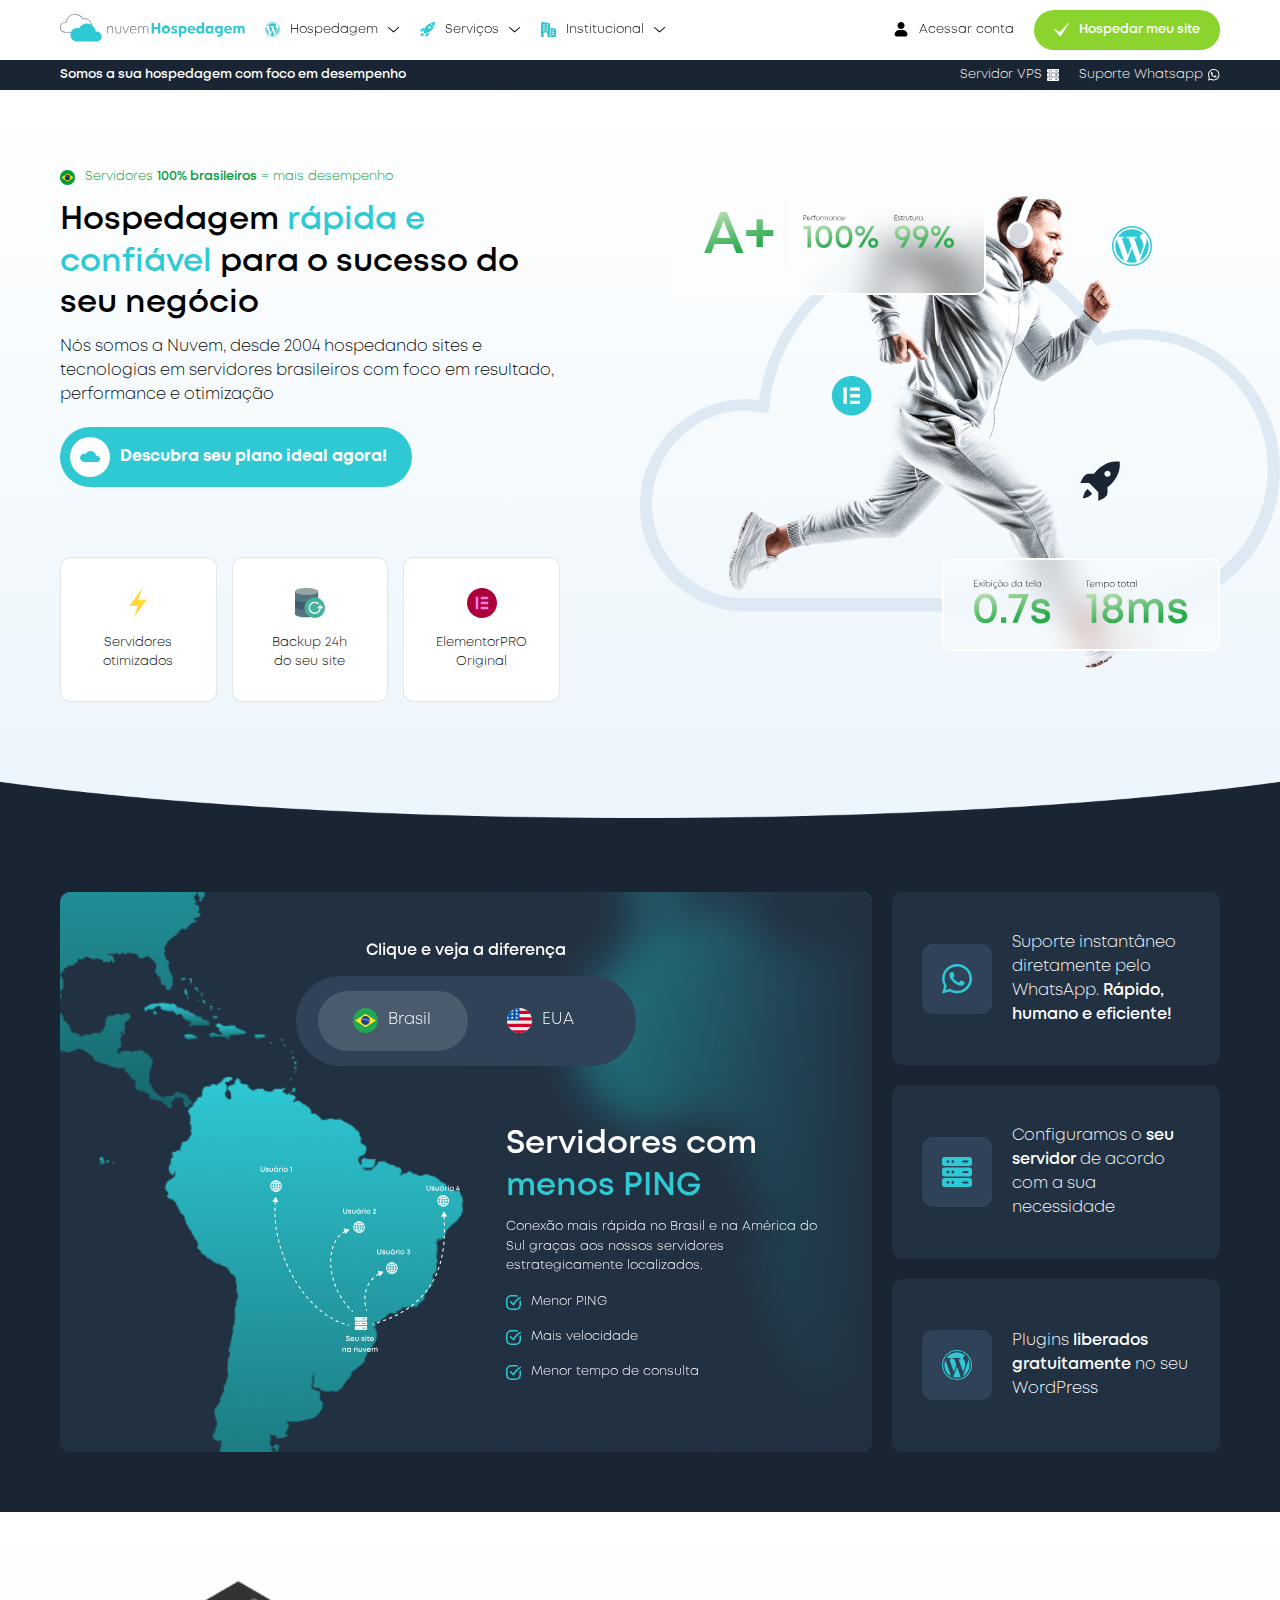
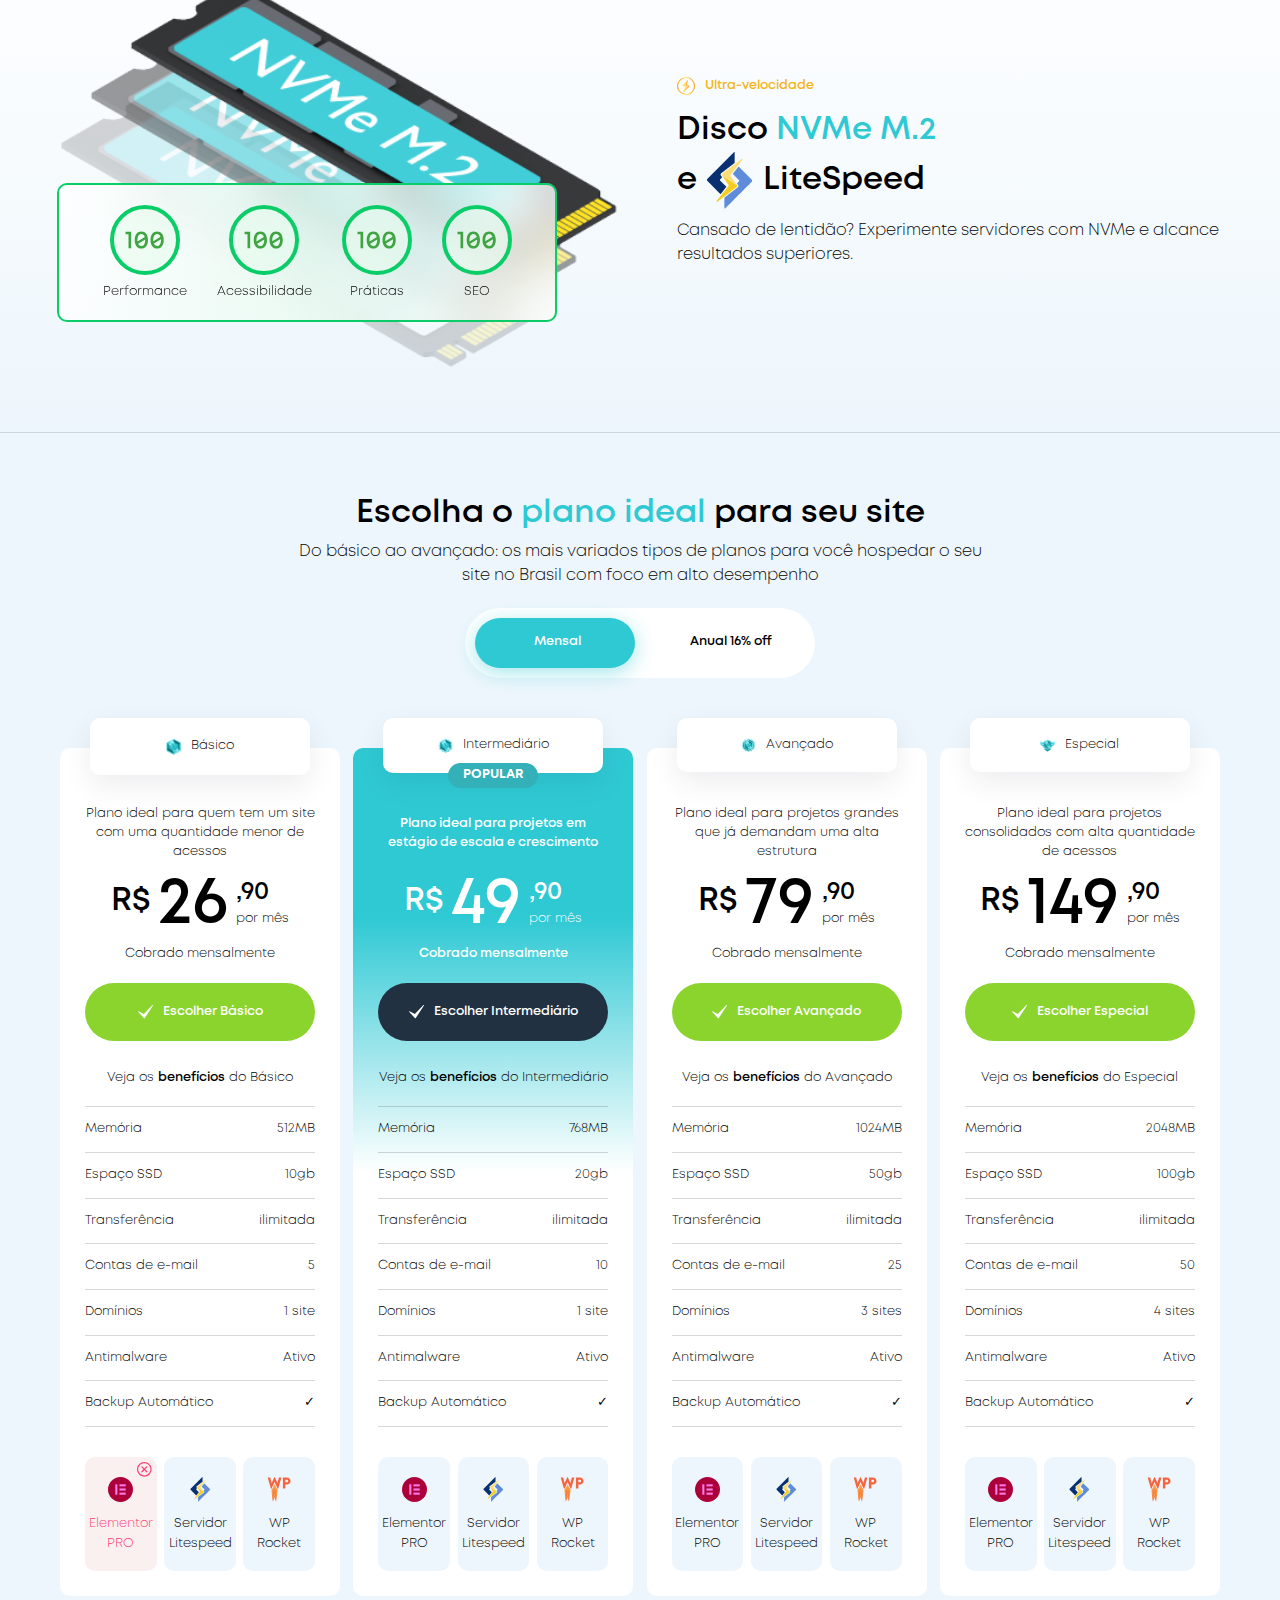
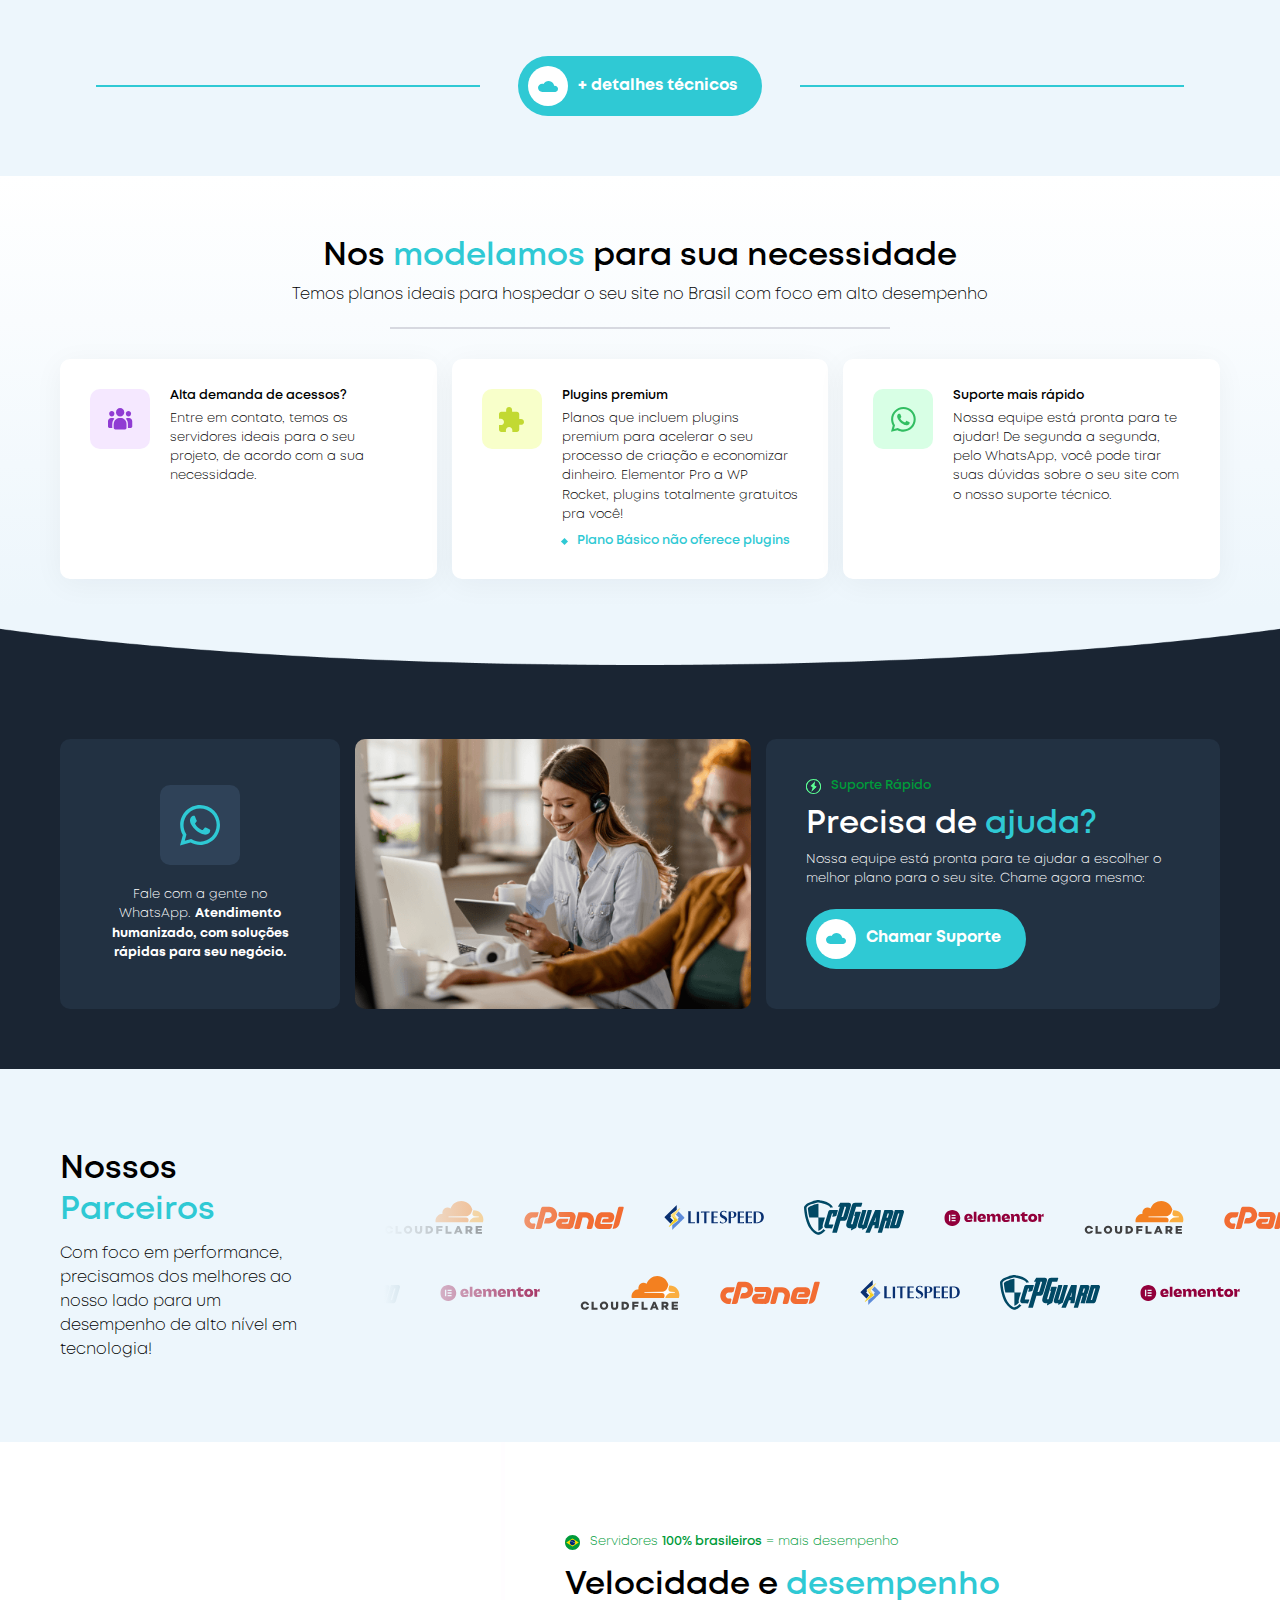
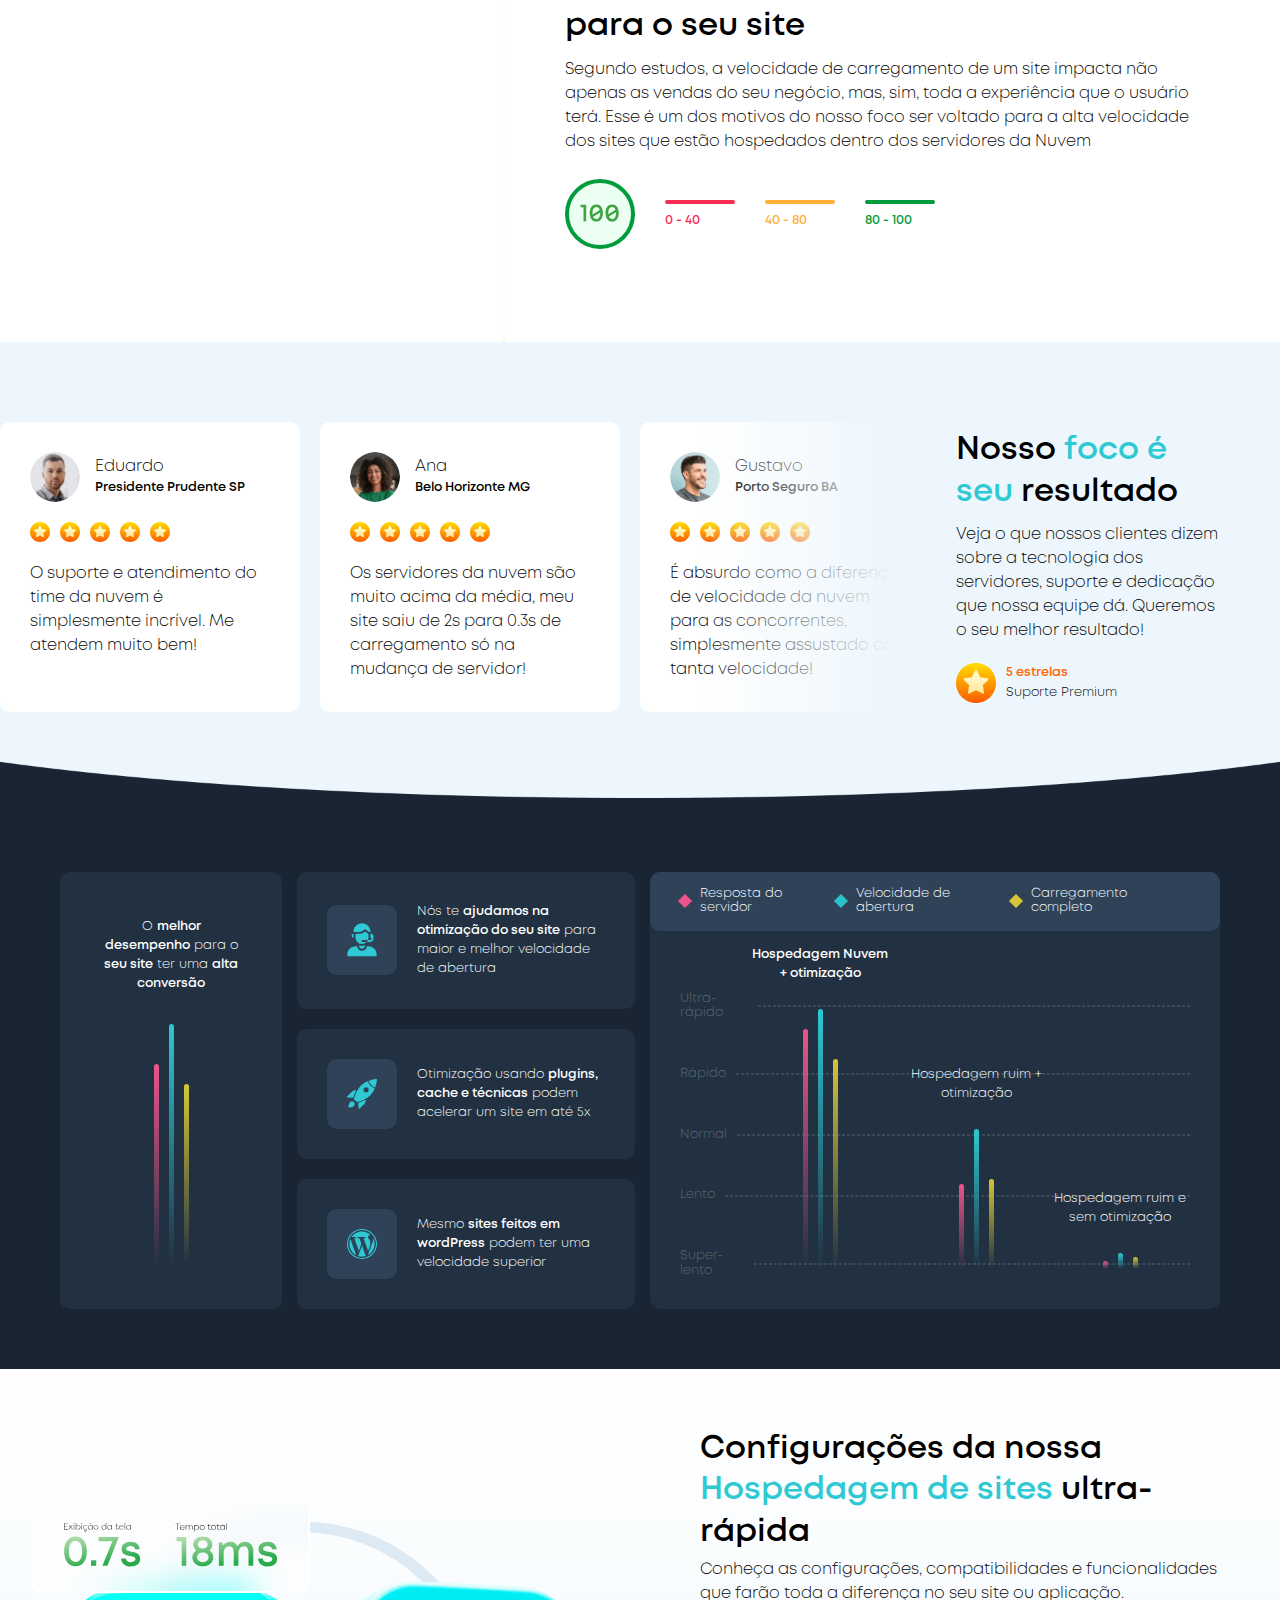
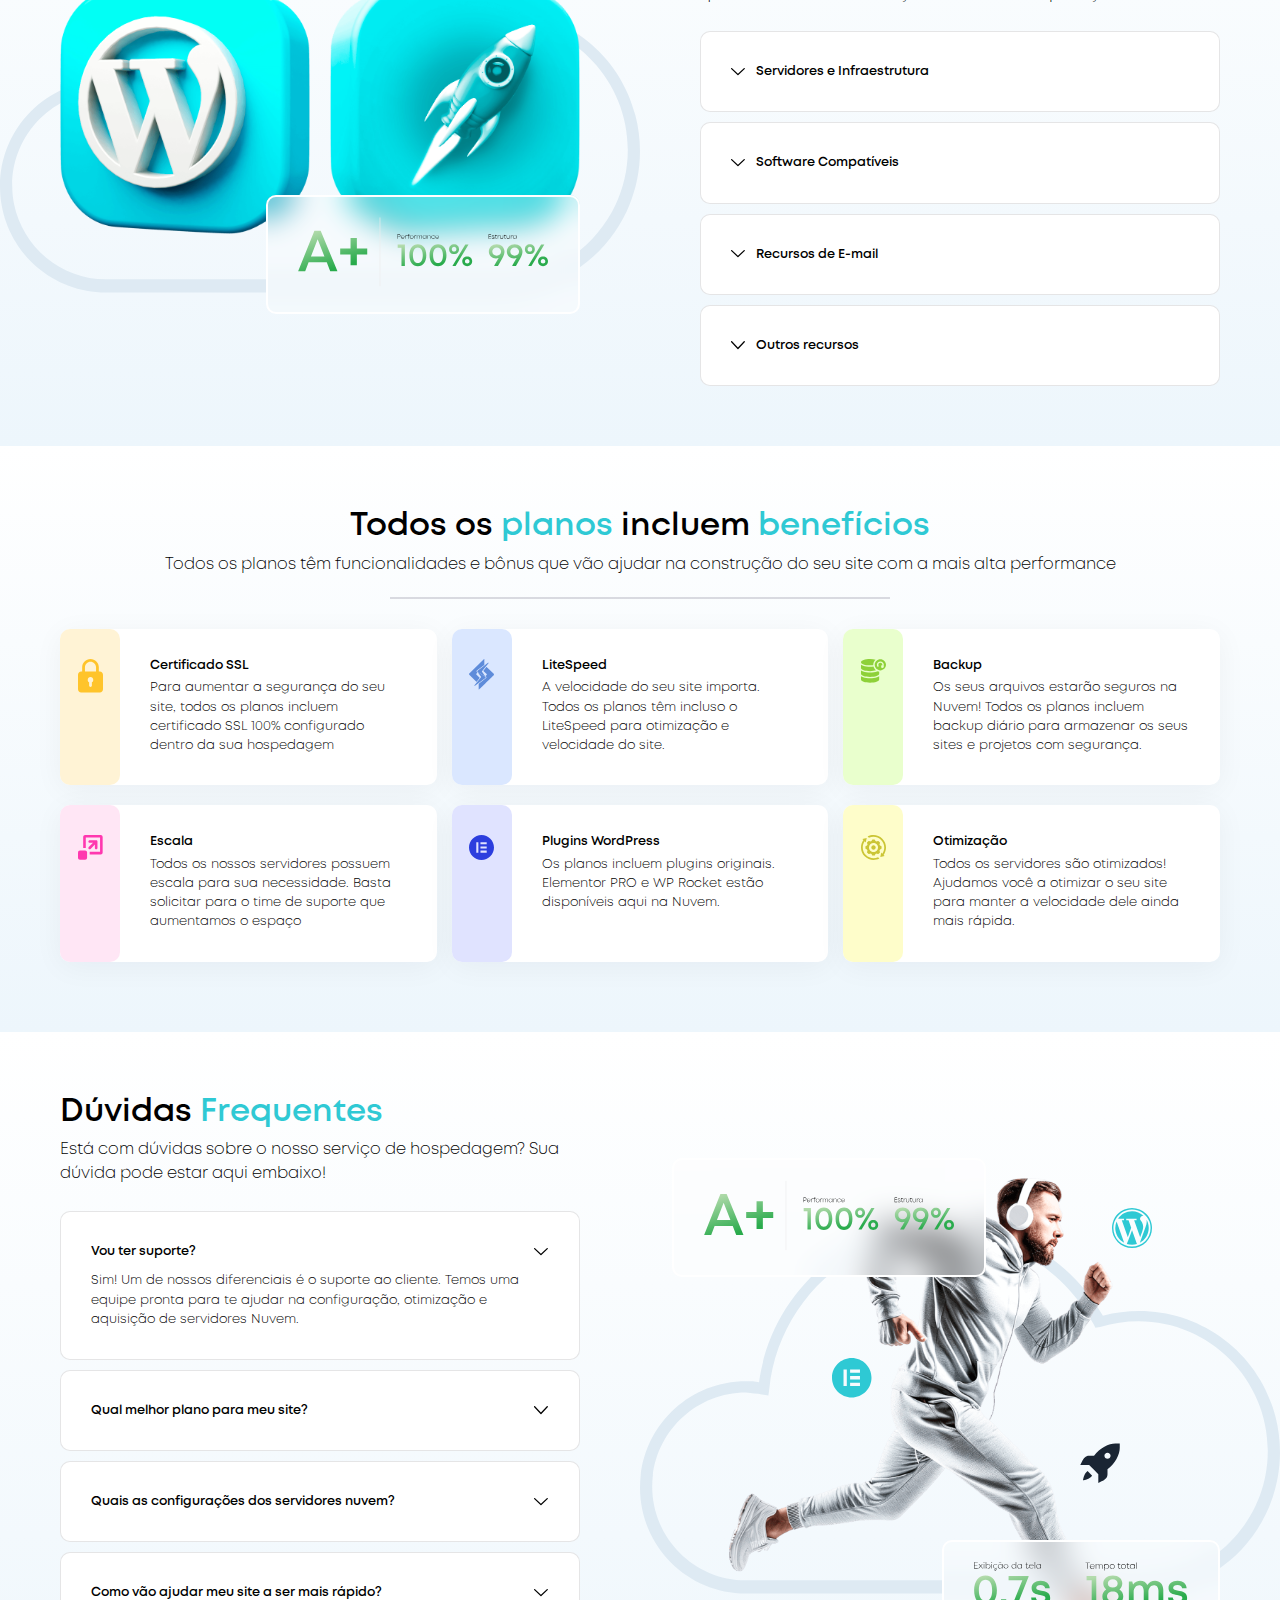
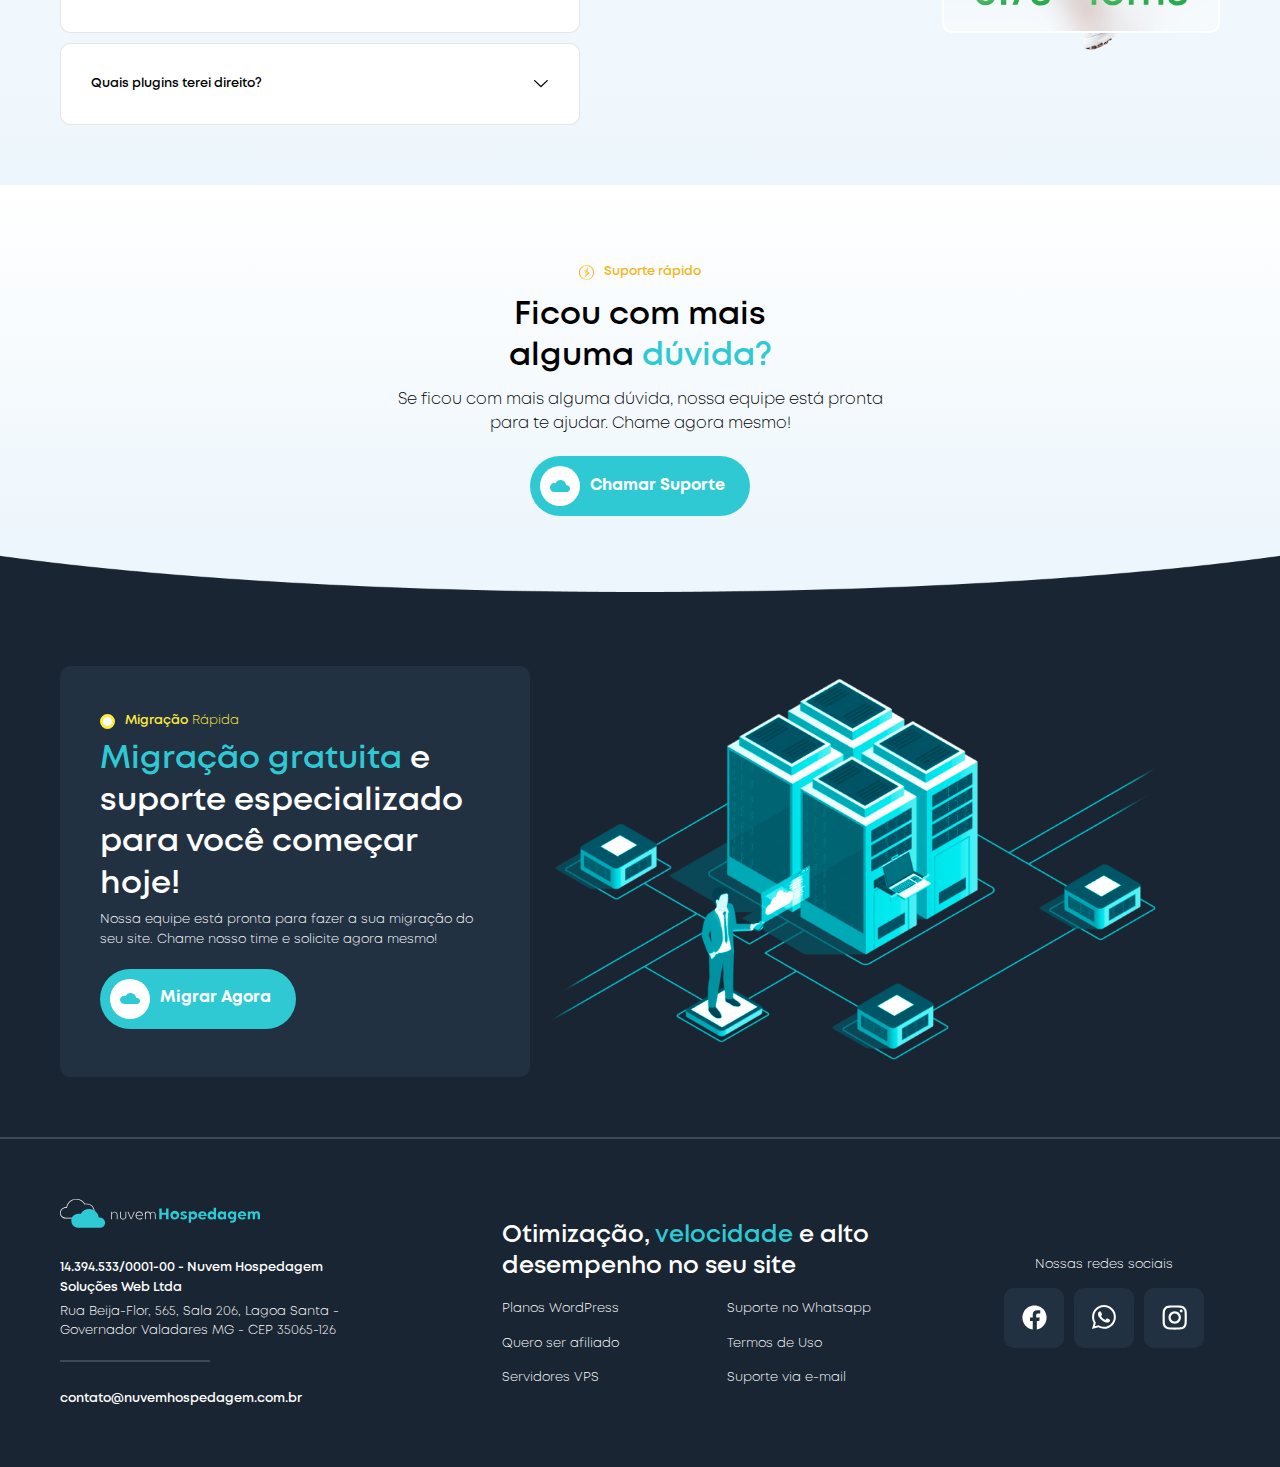
<file: index.html>
<!DOCTYPE html>
<html lang="pt-BR">
<head>
 <meta charset="UTF-8"> <!-- SEMPRE primeiro -->

  <!-- Google Tag Manager -->
  <script>
  (function(w,d,s,l,i){w[l]=w[l]||[];w[l].push({'gtm.start':
  new Date().getTime(),event:'gtm.js'});var f=d.getElementsByTagName(s)[0],
  j=d.createElement(s),dl=l!='dataLayer'?'&l='+l:'';j.async=true;j.src=
  'https://www.googletagmanager.com/gtm.js?id='+i+dl;f.parentNode.insertBefore(j,f);
  })(window,document,'script','dataLayer','GTM-PV2DW98');
  </script>
  <!-- End Google Tag Manager -->
  
    <!-- Meta Pixel Code -->
<script>
!function(f,b,e,v,n,t,s)
{if(f.fbq)return;n=f.fbq=function(){n.callMethod?
n.callMethod.apply(n,arguments):n.queue.push(arguments)};
if(!f._fbq)f._fbq=n;n.push=n;n.loaded=!0;n.version='2.0';
n.queue=[];t=b.createElement(e);t.async=!0;
t.src=v;s=b.getElementsByTagName(e)[0];
s.parentNode.insertBefore(t,s)}(window, document,'script',
'https://connect.facebook.net/en_US/fbevents.js');
fbq('init', '682382215529226');
fbq('track', 'PageView');
</script>
<noscript><img height="1" width="1" style="display:none"
src="https://www.facebook.com/tr?id=682382215529226&ev=PageView&noscript=1"
/></noscript>
<!-- End Meta Pixel Code -->
  <meta charset="UTF-8">

  <meta name="HandheldFriendly" content="true">
  <meta http-equiv="X-UA-Compatible" content="IE=edge">
  <meta name="viewport" content="width=device-width, initial-scale=1.0, maximum-scale=1.0, user-scalable=no"/>

  <title>Nuvem Hospedagem - Otimização, velocidade e desempenho</title>
  <meta property="og:title" content="Nuvem Hospedagem - Otimização, velocidade e desempenho">

  <meta name="description" content="A hospedagem perfeita para seu site ter mais velocidade, otimização e desempenho. Servidores SSD + Plugins Premium">
  <meta itemprop="description" content="A hospedagem perfeita para seu site ter mais velocidade, otimização e desempenho. Servidores SSD + Plugins Premium">
  <meta property="og:description" content="A hospedagem perfeita para seu site ter mais velocidade, otimização e desempenho. Servidores SSD + Plugins Premium">

  <meta name="theme-color" content="#FFFFFF">
  <meta name="msapplication-TileColor" content="#FFFFFF">
  <meta name="msapplication-navbutton-color" content="#FFFFFF">
  <meta name="apple-mobile-web-app-status-bar-style" content="#FFFFFF">

  <link rel="apple-touch-icon" sizes="180x180" href="https://nuvemhospedagem.com.br/assets/files/favicons/apple-touch-icon.png">
  <link rel="icon" type="image/png" sizes="32x32" href="https://nuvemhospedagem.com.br/assets/files/favicons/favicon-32x32.png">
  <link rel="icon" type="image/png" sizes="192x192" href="https://nuvemhospedagem.com.br/assets/files/favicons/android-chrome-192x192.png">
  <link rel="icon" type="image/png" sizes="16x16" href="https://nuvemhospedagem.com.br/assets/files/favicons/favicon-16x16.png">
  <link rel="mask-icon" href="https://nuvemhospedagem.com.br/assets/files/favicons/safari-pinned-tab.svg" color="#2dc9d4">
  <meta name="msapplication-TileImage" content="https://nuvemhospedagem.com.br/assets/files/favicons/mstile-144x144.png">
  <meta name="msapplication-config" content="https://nuvemhospedagem.com.br/assets/files/favicons/browserconfig.xml">
  <link rel="shortcut icon" href="./assets/files/favicons/favicon.ico">
  <link rel="manifest" href="./assets/files/favicons/site.webmanifest">

  <meta property="og:locale" content="pt_BR">
  <meta property="og:image:type" content="image/png">
  <meta property="og:image:width" content="1920">
  <meta property="og:image:height" content="1080">
  <meta property="og:type" content="website">
  <meta property="og:card" content="summary_large_image">

  <meta name="image" content="https://nuvemhospedagem.com.br/assets/files/favicons/capa.png">
  <meta itemprop="image" content="https://nuvemhospedagem.com.br/assets/files/favicons/capa.png">
  <meta property="og:image" content="https://nuvemhospedagem.com.br/assets/files/favicons/capa.png">

  <meta name="author" content="Nuvem Hospedagem">
  <meta itemprop="name" content="Nuvem Hospedagem">
  <meta name="article:author" content="Nuvem Hospedagem">
  <meta name="application-name" content="Nuvem Hospedagem">
  <meta property="og:site_name" content="Nuvem Hospedagem">
  <meta name="apple-mobile-web-app-title" content="Nuvem Hospedagem">

  <link rel="canonical" href="https://nuvemhospedagem.com.br">
  <meta property="og:url" content="https://nuvemhospedagem.com.br">

  <link href="./assets/css/pages/index/index.css" rel="stylesheet">
</head>
<body>

  <!-- 
    nav 
  -->
  <nav>
    <!-- Conteúdo -->
    <div class="conteudo">
      <!-- Logo -->
      <a href="/" class="logo">
        <img src="./assets/files/images/loog-nuvem.svg">
      </a>
      <!-- Botão Menu Mobile -->
      <button class="menu">
        <span class="um"></span>
        <span class="dois"></span>
      </button>
      <!-- Opções -->
      <div class="opcoes">
        <!-- Opção Hospedagem -->
        <div class="opcao">
          <button class="abrirOpcao">
            <img src="./assets/files/images/icone-wordpress.svg" class="icone">
            <p>Hospedagem</p>
            <img src="./assets/files/images/icone-setinha.svg" class="setinha">
          </button>
          <div class="subOpcoes">
            <a href="/hospedagem-wordpress">
              <img src="./assets/files/images/icone-wordpress.svg" class="icone">
              <p>Hospedagem WordPress</p>
            </a>
            <a href="/hospedagem-ssd">
              <img src="./assets/files/images/icone-backup-verde.svg" class="icone">
              <p>Hospedagem SSD</p>
            </a>
            <a href="/hospedagem-vps">
              <img src="./assets/files/images/icone-escudo-azul.svg" class="icone">
              <p>Hospedagem VPS</p>
            </a>
            <a href="/vps-n8n">
              <img src="./assets/files/images/n8n-vps-nuvem.svg" class="icone">
              <p>VPS N8N</p>
            </a>
          </div>
        </div>
        <!-- Opção Serviços -->
        <div class="opcao">
          <button class="abrirOpcao">
            <img src="./assets/files/images/icone-foguete-azul.svg" class="icone">
            <p>Serviços</p>
            <img src="./assets/files/images/icone-setinha.svg" class="setinha">
          </button>
          <div class="subOpcoes">
            <a href="/certificado-ssl">
              <img src="./assets/files/images/icone-cadeado.svg" class="icone">
              <p>Certificado SSL</p>
            </a>
            <a href="/email-profissional">
              <img src="./assets/files/images/icone-arroba-vermelho.svg" class="icone">
              <p>E-mail profissional</p>
            </a>
            <a href="/registrar-dominio">
              <img src="./assets/files/images/icone-link.svg" class="icone">
              <p>Registrar domínio</p>
            </a>
          </div>
        </div>
        <!-- Opção Institucional -->
        <div class="opcao">
          <button class="abrirOpcao">
            <img src="./assets/files/images/icone-institucional.svg" class="icone">
            <p>Institucional</p>
            <img src="./assets/files/images/icone-setinha.svg" class="setinha">
          </button>
          <div class="subOpcoes">
            <a href="/sobre-nos">
              <img src="./assets/files/images/icone-nuvem-preto.svg" class="icone">
              <p>Sobre nós</p>
            </a>
            <a href="/perguntas-frequentes">
              <img src="./assets/files/images/icone-busca-verde.svg" class="icone">
              <p>Perguntas frequentes</p>
            </a>
            <a href="/afiliados">
              <img src="./assets/files/images/icone-parceiro.svg" class="icone">
              <p>Seja um afiliado</p>
            </a>
          </div>
        </div>
        <!-- Acessar conta -->
        <a href="https://cliente.nuvemhospedagem.com.br/index.php/login" target="_blank" class="entrar">
          <img src="./assets/files/images/icone-usuario.svg" class="icone">
          <p>Acessar conta</p>
        </a>
        <!-- Hospedar site -->
        <a href="/hospedagem-ssd" class="hospedar">
          <img src="./assets/files/images/icone-check.svg" class="icone">
          <p>Hospedar meu site</p>
        </a>
      </div>
    </div>
    <!-- Faixa -->
    <div class="faixa">
      <h3>Somos a sua hospedagem com foco em desempenho</h3>
      <a href="/hospedagem-vps">
        <p>Servidor VPS</p>
        <img src="./assets/files/images/icone-dados.svg">
      </a>
      <a href="https://api.whatsapp.com/send?phone=551130424338&text=Ol%C3%A1,%20vim%20do%20site%20de%20voc%C3%AAs%20e%20preciso%20de%20ajuda!" target="_blank">
        <p>Suporte Whatsapp</p>
        <img src="./assets/files/images/icone-whatsapp.svg">
      </a>
    </div>
    <!-- Tamanho -->
    <div class="tamanho"></div>
  </nav>

  <!-- 
    seção apresentação 
  -->
  <section class="apresentacao">
    <!-- Texto -->
    <div class="texto">
      <div class="tag">
        <img src="./assets/files/images/icone-brasil.svg">
        <h3>Servidores <span>100% brasileiros</span> = mais desempenho</h3>
      </div>
      <h1>Hospedagem <span>rápida e confiável</span> para o sucesso do seu negócio</h1>
      <p>Nós somos a Nuvem, desde 2004 hospedando sites e tecnologias em servidores brasileiros com foco em resultado, performance e otimização</p>
      <a href="#planos">
        <div class="icone">
          <img src="./assets/files/images/icone-nuvem-cheio.svg">
        </div>
        <h3>Descubra seu plano ideal agora!</h3>
      </a>
      <div class="quadrinhos">
        <div class="quadro">
          <img src="./assets/files/images/icone-raio.svg">
          <h3>Servidores</h3>
          <h3>otimizados</h3>
        </div>
        <div class="quadro">
          <img src="./assets/files/images/icone-backup.svg">
          <h3>Backup 24h</h3>
          <h3>do seu site</h3>
        </div>
        <div class="quadro">
          <img src="./assets/files/images/icone-elementor-pro.svg">
          <h3>ElementorPRO</h3>
          <h3>Original</h3>
        </div>
      </div>
    </div>
    <!-- Imagem -->
    <div class="imagem">
      <div class="quadro um">
        <img src="./assets/files/images/velocidade-nota.svg">
      </div>
      <div class="quadro dois">
        <img src="./assets/files/images/velocidade-tempo.svg">
      </div>
      <img src="./assets/files/images/icone-wordpress.svg" class="wordpress">
      <img src="./assets/files/images/icone-elementor.svg" class="elementor">
      <img src="./assets/files/images/icone-foguete.svg" class="foguete">
      <img src="./assets/files/images/homem-rapido.png" class="homem">
      <img src="./assets/files/images/icone-nuvem.svg" class="nuvem">
    </div>
  </section>

  <!-- 
    seção servidores 
  -->
  <section class="servidores">
    <!-- Divisor -->
    <img src="./assets/files/images/divisor.png" class="divisor">
    <!-- Mundo -->
    <div class="mundo">
      <div class="seletor">
        <h3>Clique e veja a diferença</h3>
        <div class="toggle">
          <div class="parte">
            <img src="./assets/files/images/icone-brasil.svg">
            <p>Brasil</p>
          </div>
          <div class="parte">
            <img src="./assets/files/images/icone-eua.svg">
            <p>EUA</p>
          </div>
          <span></span>
        </div>
      </div>
      <div class="texto brasil">
        <h2>Servidores com <span>menos PING</span></h2>
        <p>Conexão mais rápida no Brasil e na América do Sul graças aos nossos servidores estrategicamente localizados.</p>
        <div class="item">
          <img src="./assets/files/images/icone-check-azul.svg">
          <h3>Menor PING</h3>
        </div>
        <div class="item">
          <img src="./assets/files/images/icone-check-azul.svg">
          <h3>Mais velocidade</h3>
        </div>
        <div class="item">
          <img src="./assets/files/images/icone-check-azul.svg">
          <h3>Menor tempo de consulta</h3>
        </div>
      </div>
      <div class="texto eua">
        <h2>Servidores com <span>mais PING</span></h2>
        <p>Usamos servidores no Brasil justamente para o seu PING ser menor, o contrário de servidores USA</p>
        <div class="item">
          <img src="./assets/files/images/icone-x.svg">
          <h3>Maior PING</h3>
        </div>
        <div class="item">
          <img src="./assets/files/images/icone-x.svg">
          <h3>Menos velocidade</h3>
        </div>
        <div class="item">
          <img src="./assets/files/images/icone-x.svg">
          <h3>Maior tempo de consulta</h3>
        </div>
      </div>
      <img src="./assets/files/images/mundo.png" class="mapa">
      <img src="./assets/files/images/caminhos-brasil.svg" class="caminhos brasil">
      <img src="./assets/files/images/caminhos-eua.svg" class="caminhos eua">
    </div>
    <!-- Quadros -->
    <div class="quadros">
      <div class="quadro">
        <div class="icone">
          <img src="./assets/files/images/icone-whatsapp-azul.svg">
        </div>
        <p>Suporte instantâneo diretamente pelo WhatsApp. <span>Rápido, humano e eficiente!</span></p>
      </div>
      <div class="quadro">
        <div class="icone">
          <img src="./assets/files/images/icone-servidor-azul.svg">
        </div>
        <p>Configuramos o <span>seu servidor</span> de acordo com a sua necessidade</p>
      </div>
      <div class="quadro">
        <div class="icone">
          <img src="./assets/files/images/icone-wordpress.svg">
        </div>
        <p>Plugins <span>liberados gratuitamente</span> no seu WordPress</p>
      </div>
    </div>
  </section>

  <!-- 
    seção ssd 
  -->
  <section class="ssd">
    <!-- Imagem -->
    <div class="imagem">
      <img src="./assets/files/images/ssd.png" class="disco um">
      <img src="./assets/files/images/ssd.png" class="disco dois">
      <img src="./assets/files/images/ssd.png" class="disco tres">
      <div class="avaliacao">
        <div class="item">
          <div class="circulo">
            <img src="./assets/files/images/icone-100.svg">
          </div>
          <p>Performance</p>
        </div>
        <div class="item">
          <div class="circulo">
            <img src="./assets/files/images/icone-100.svg">
          </div>
          <p>Acessibilidade</p>
        </div>
        <div class="item">
          <div class="circulo">
            <img src="./assets/files/images/icone-100.svg">
          </div>
          <p>Práticas</p>
        </div>
        <div class="item">
          <div class="circulo">
            <img src="./assets/files/images/icone-100.svg">
          </div>
          <p>SEO</p>
        </div>
      </div>
    </div>
    <!-- Texto -->
    <div class="texto">
      <div class="tag">
        <img src="./assets/files/images/icone-raio-circulo.svg">
        <h3>Ultra-velocidade</h3>
      </div>
      <div class="titulo">
        <h2>Disco <span>NVMe M.2</span></h2>
        <div class="parte">
          <h2>e</h2>
          <img src="./assets/files/images/icone-litespeed.svg">
          <h2>LiteSpeed</h2>
        </div>
      </div>
      <p>Cansado de lentidão? Experimente servidores com NVMe e alcance resultados superiores.</p>
    </div>
  </section>

  <!-- 
    seção planos 
  -->
  <section class="planos" id="planos">
    <!-- Titulo -->
    <div class="titulo">
      <h2>Escolha o <span>plano ideal</span> para seu site</h2>
      <p>Do básico ao avançado: os mais variados tipos de planos para você hospedar o seu site no Brasil com foco em alto desempenho</p>
      <div class="toggle">
        <div class="parte um">
          <h3>Mensal</h3>
        </div>
        <div class="parte dois">
          <img src="./assets/files/images/icone-estrela.svg">
          <h3>Anual 16% off</h3>
        </div>
        <span></span>
      </div>
    </div>
    <!-- itens -->
    <div class="itens">
      <!-- Plano Starter -->
      <div class="item basico">
        <div class="nome">
          <img src="./assets/files/images/plano-starter.png">
          <p>Básico</p>
        </div>
        <div class="subtitulo">
          <p>Plano ideal para quem tem um site com uma quantidade menor de acessos</p>
        </div>
        <div class="preco">
          <div class="mensal">
            <h3>R$</h3>
            <h2>26</h2>
            <div class="parte">
              <h4>,90</h4>
              <p>por mês</p>
            </div>
            <h5>Cobrado mensalmente</h5>
          </div>
          <div class="anual">
            <div class="parte">
              <h6>16% OFF</h6>
              <h3>R$</h3>
            </div>
            <h2>22</h2>
            <div class="parte">
              <h4>,59</h4>
              <p>Por mês</p>
            </div>
            <h5>R$ 271,15 no total</h5>
          </div>
        </div>
        <div class="botao">
          <a href="https://cliente.nuvemhospedagem.com.br/store/hospedagem-wordpress/basico&billingcycle=monthly">
            <img src="./assets/files/images/icone-check.svg">
            <p>Escolher Básico</p>
          </a>
        </div>
        <div class="beneficios">
          <p>Veja os <span>benefícios</span> do Básico</p>
          <div class="parte">
            <h3>Memória</h3>
            <h4>512MB</h4>
          </div>
          <div class="parte">
            <h3>Espaço SSD</h3>
            <h4>10gb</h4>
          </div>
          <div class="parte">
            <h3>Transferência</h3>
            <h4>ilimitada</h4>
          </div>
          <div class="parte">
            <h3>Contas de e-mail</h3>
            <h4>5</h4>
          </div>
          <div class="parte">
            <h3>Domínios</h3>
            <h4>1 site</h4>
          </div>
          <div class="parte">
            <h3>Antimalware</h3>
            <h4>Ativo</h4>
          </div>
          <div class="parte">
            <h3>Backup Automático</h3>
            <h4>✓</h4>
          </div>
        </div>
        <div class="plugins">
          <div class="quadrinho sem">
            <img src="./assets/files/images/icone-x.svg" class="icone">
            <img src="./assets/files/images/icone-elementor-pro.svg">
            <p>Elementor</p>
            <p>PRO</p>
          </div>
          <div class="quadrinho">
            <img src="./assets/files/images/icone-litespeed.svg">
            <p>Servidor</p>
            <p>Litespeed</p>
          </div>
          <div class="quadrinho">
            <img src="./assets/files/images/icone-wprocket.svg">
            <p>WP</p>
            <p>Rocket</p>
          </div>
        </div>
      </div>
      <!-- Plano Medium -->
      <div class="item destaque intermediario">
        <div class="nome">
          <img src="./assets/files/images/plano-medium.png">
          <p>Intermediário</p>
          <h4>POPULAR</h4>
        </div>
        <div class="subtitulo">
          <p>Plano ideal para projetos em estágio de escala e crescimento</p>
        </div>
        <div class="preco">
          <div class="mensal">
            <h3>R$</h3>
            <h2>49</h2>
            <div class="parte">
              <h4>,90</h4>
              <p>por mês</p>
            </div>
            <h5>Cobrado mensalmente</h5>
          </div>
          <div class="anual">
            <div class="parte">
              <h6>16% OFF</h6>
              <h3>R$</h3>
            </div>
            <h2>41</h2>
            <div class="parte">
              <h4>,57</h4>
              <p>por mês</p>
            </div>
            <h5>R$ 498,85 no total</h5>
          </div>
        </div>
        <div class="botao">
          <a href="https://cliente.nuvemhospedagem.com.br/store/hospedagem-wordpress/intermediario&billingcycle=monthly">
            <img src="./assets/files/images/icone-check.svg">
            <p>Escolher Intermediário</p>
          </a>
        </div>
        <div class="beneficios">
          <p>Veja os <span>benefícios</span> do Intermediário</p>
          <div class="parte">
            <h3>Memória</h3>
            <h4>768MB</h4>
          </div>
          <div class="parte">
            <h3>Espaço SSD</h3>
            <h4>20gb</h4>
          </div>
          <div class="parte">
            <h3>Transferência</h3>
            <h4>ilimitada</h4>
          </div>
          <div class="parte">
            <h3>Contas de e-mail</h3>
            <h4>10</h4>
          </div>
          <div class="parte">
            <h3>Domínios</h3>
            <h4>1 site</h4>
          </div>
          <div class="parte">
            <h3>Antimalware</h3>
            <h4>Ativo</h4>
          </div>
          <div class="parte">
            <h3>Backup Automático</h3>
            <h4>✓</h4>
          </div>
        </div>
        <div class="plugins">
          <div class="quadrinho">
            <img src="./assets/files/images/icone-elementor-pro.svg">
            <p>Elementor</p>
            <p>PRO</p>
          </div>
          <div class="quadrinho">
            <img src="./assets/files/images/icone-litespeed.svg">
            <p>Servidor</p>
            <p>Litespeed</p>
          </div>
          <div class="quadrinho">
            <img src="./assets/files/images/icone-wprocket.svg">
            <p>WP</p>
            <p>Rocket</p>
          </div>
        </div>
      </div>
      <!-- Plano Starter -->
      <div class="item avancado">
        <div class="nome">
          <img src="./assets/files/images/plano-high.png">
          <p>Avançado</p>
        </div>
        <div class="subtitulo">
          <p>Plano ideal para projetos grandes que já demandam uma alta estrutura</p>
        </div>
        <div class="preco">
          <div class="mensal">
            <h3>R$</h3>
            <h2>79</h2>
            <div class="parte">
              <h4>,90</h4>
              <p>por mês</p>
            </div>
            <h5>Cobrado mensalmente</h5>
          </div>
          <div class="anual">
            <div class="parte">
              <h6>16% OFF</h6>
              <h3>R$</h3>
            </div>
            <h2>67</h2>
            <div class="parte">
              <h4>,11</h4>
              <p>por mês</p>
            </div>
            <h5>R$ 805,39 no total</h5>
          </div>
        </div>
        <div class="botao">
          <a href="https://cliente.nuvemhospedagem.com.br/store/hospedagem-wordpress/avancado&billingcycle=monthly">
            <img src="./assets/files/images/icone-check.svg">
            <p>Escolher Avançado</p>
          </a>
        </div>
        <div class="beneficios">
          <p>Veja os <span>benefícios</span> do Avançado</p>
          <div class="parte">
            <h3>Memória</h3>
            <h4>1024MB</h4>
          </div>
          <div class="parte">
            <h3>Espaço SSD</h3>
            <h4>50gb</h4>
          </div>
          <div class="parte">
            <h3>Transferência</h3>
            <h4>ilimitada</h4>
          </div>
          <div class="parte">
            <h3>Contas de e-mail</h3>
            <h4>25</h4>
          </div>
          <div class="parte">
            <h3>Domínios</h3>
            <h4>3 sites</h4>
          </div>
          <div class="parte">
            <h3>Antimalware</h3>
            <h4>Ativo</h4>
          </div>
          <div class="parte">
            <h3>Backup Automático</h3>
            <h4>✓</h4>
          </div>
        </div>
        <div class="plugins">
          <div class="quadrinho">
            <img src="./assets/files/images/icone-elementor-pro.svg">
            <p>Elementor</p>
            <p>PRO</p>
          </div>
          <div class="quadrinho">
            <img src="./assets/files/images/icone-litespeed.svg">
            <p>Servidor</p>
            <p>Litespeed</p>
          </div>
          <div class="quadrinho">
            <img src="./assets/files/images/icone-wprocket.svg">
            <p>WP</p>
            <p>Rocket</p>
          </div>
        </div>
      </div>
      <!-- Plano Starter -->
      <div class="item especial">
        <div class="nome">
          <img src="./assets/files/images/plano-advanced.png">
          <p>Especial</p>
        </div>
        <div class="subtitulo">
          <p>Plano ideal para projetos consolidados com alta quantidade de acessos</p>
        </div>
        <div class="preco">
          <div class="mensal">
            <h3>R$</h3>
            <h2>149</h2>
            <div class="parte">
              <h4>,90</h4>
              <p>por mês</p>
            </div>
            <h5>Cobrado mensalmente</h5>
          </div>
          <div class="anual">
            <div class="parte">
              <h6>16% OFF</h6>
              <h3>R$</h3>
            </div>
            <h2>125</h2>
            <div class="parte">
              <h4>,16</h4>
              <p>por mês</p>
            </div>
            <h5>R$ 1.510,99 no total</h5>
          </div>
        </div>
        <div class="botao">
          <a href="https://cliente.nuvemhospedagem.com.br/store/hospedagem-wordpress/especial&billingcycle=monthly">
            <img src="./assets/files/images/icone-check.svg">
            <p>Escolher Especial</p>
          </a>
        </div>
        <div class="beneficios">
          <p>Veja os <span>benefícios</span> do Especial</p>
          <div class="parte">
            <h3>Memória</h3>
            <h4>2048MB</h4>
          </div>
          <div class="parte">
            <h3>Espaço SSD</h3>
            <h4>100gb</h4>
          </div>
          <div class="parte">
            <h3>Transferência</h3>
            <h4>ilimitada</h4>
          </div>
          <div class="parte">
            <h3>Contas de e-mail</h3>
            <h4>50</h4>
          </div>
          <div class="parte">
            <h3>Domínios</h3>
            <h4>4 sites</h4>
          </div>
          <div class="parte">
            <h3>Antimalware</h3>
            <h4>Ativo</h4>
          </div>
          <div class="parte">
            <h3>Backup Automático</h3>
            <h4>✓</h4>
          </div>
        </div>
        <div class="plugins">
          <div class="quadrinho">
            <img src="./assets/files/images/icone-elementor-pro.svg">
            <p>Elementor</p>
            <p>PRO</p>
          </div>
          <div class="quadrinho">
            <img src="./assets/files/images/icone-litespeed.svg">
            <p>Servidor</p>
            <p>Litespeed</p>
          </div>
          <div class="quadrinho">
            <img src="./assets/files/images/icone-wprocket.svg">
            <p>WP</p>
            <p>Rocket</p>
          </div>
        </div>
      </div>
    </div>
    <!-- Detalhes -->
    <a href="#configuracoes" class="detalhes">
      <div class="icone">
        <img src="./assets/files/images/icone-nuvem-cheio.svg">
      </div>
      <h3>+ detalhes técnicos</h3>
      <span class="um"></span>
      <span class="dois"></span>
    </a>
  </section>

  <!-- 
    seção modelamos 
  -->
  <section class="modelamos">
    <!-- Titulo -->
    <div class="titulo">
      <h2>Nos <span>modelamos</span> para sua necessidade</h2>
      <p>Temos planos ideais para hospedar o seu site no Brasil com foco em alto desempenho</p>
      <div class="linha"></div>
    </div>
    <!-- Quadros -->
    <div class="quadros">
      <div class="quadro">
        <div class="icone um">
          <img src="./assets/files/images/icone-usuarios.svg">
        </div>
        <div class="texto">
          <h3>Alta demanda de acessos?</h3>
          <p>Entre em contato, temos os servidores ideais para o seu projeto, de acordo com a sua necessidade.</p>
        </div>
      </div>
      <div class="quadro">
        <div class="icone dois">
          <img src="./assets/files/images/icone-plugins.svg">
        </div>
        <div class="texto">
          <h3>Plugins premium</h3>
          <p>Planos que incluem plugins premium para acelerar o seu processo de criação e economizar dinheiro. Elementor Pro a WP Rocket, plugins totalmente gratuitos pra você!</p>
          <h4><span></span>Plano Básico não oferece plugins</h4>
        </div>
      </div>
      <div class="quadro">
        <div class="icone tres">
          <img src="./assets/files/images/icone-whatsapp-verde.svg">
        </div>
        <div class="texto">
          <h3>Suporte mais rápido</h3>
          <p>Nossa equipe está pronta para te ajudar! De segunda a segunda, pelo WhatsApp, você pode tirar suas dúvidas sobre o seu site com o nosso suporte técnico.</p>
        </div>
      </div>
    </div>
  </section>

  <!-- 
    seção suporte 
  -->
  <section class="suporte">
    <!-- Divisor -->
    <img src="./assets/files/images/divisor.png" class="divisor">
    <!-- Whatsapp -->
    <div class="whatsapp">
      <div class="icone">
        <img src="./assets/files/images/icone-whatsapp-azul.svg">
      </div>
      <p>Fale com a gente no WhatsApp. <span>Atendimento humanizado, com soluções rápidas para seu negócio.</span></p>
    </div>
    <!-- Imagem -->
    <div class="imagem" style="background-image: url('./assets/files/images/suporte.png');"></div>
    <!-- Quadro -->
    <div class="quadro">
      <div class="tag">
        <img src="./assets/files/images/icone-raio-verde.svg">
        <h3>Suporte Rápido</h3>
      </div>
      <h2>Precisa de <span>ajuda?</span></h2>
      <p>Nossa equipe está pronta para te ajudar a escolher o melhor plano para o seu site. Chame agora mesmo:</p>
      <a href="https://api.whatsapp.com/send?phone=551130424338&text=Ol%C3%A1,%20vim%20do%20site%20de%20voc%C3%AAs%20e%20preciso%20de%20ajuda!" target="_blank">
        <div class="icone">
          <img src="./assets/files/images/icone-nuvem-cheio.svg">
        </div>
        <h3>Chamar Suporte</h3>
      </a>
    </div>
  </section>

  <!-- 
    seção parceiros 
  -->
  <section class="parceiros">
    <!-- Texto -->
    <div class="texto">
      <h2>Nossos</h2>
      <h3>Parceiros</h3>
      <p>Com foco em performance, precisamos dos melhores ao nosso lado para um desempenho de alto nível em tecnologia!</p>
    </div>
    <!-- Slide -->
    <div class="slide">
      <div class="sombra um"></div>
      <div class="sombra dois"></div>
      <div class="parte um">
        <img src="./assets/files/images/logo-cloudflare.svg">
        <img src="./assets/files/images/logo-cpanel.svg">
        <img src="./assets/files/images/logo-litespeed.svg">
        <img src="./assets/files/images/logo-cpguard.svg">
        <img src="./assets/files/images/logo-elementor.svg">
        <img src="./assets/files/images/logo-cloudflare.svg">
        <img src="./assets/files/images/logo-cpanel.svg">
        <img src="./assets/files/images/logo-litespeed.svg">
        <img src="./assets/files/images/logo-cpguard.svg">
        <img src="./assets/files/images/logo-elementor.svg">
        <img src="./assets/files/images/logo-cloudflare.svg">
        <img src="./assets/files/images/logo-cpanel.svg">
        <img src="./assets/files/images/logo-litespeed.svg">
        <img src="./assets/files/images/logo-cpguard.svg">
        <img src="./assets/files/images/logo-elementor.svg">
        <img src="./assets/files/images/logo-cloudflare.svg">
        <img src="./assets/files/images/logo-cpanel.svg">
        <img src="./assets/files/images/logo-litespeed.svg">
        <img src="./assets/files/images/logo-cpguard.svg">
        <img src="./assets/files/images/logo-elementor.svg">
      </div>
      <div class="parte dois">
        <img src="./assets/files/images/logo-cloudflare.svg">
        <img src="./assets/files/images/logo-cpanel.svg">
        <img src="./assets/files/images/logo-litespeed.svg">
        <img src="./assets/files/images/logo-cpguard.svg">
        <img src="./assets/files/images/logo-elementor.svg">
        <img src="./assets/files/images/logo-cloudflare.svg">
        <img src="./assets/files/images/logo-cpanel.svg">
        <img src="./assets/files/images/logo-litespeed.svg">
        <img src="./assets/files/images/logo-cpguard.svg">
        <img src="./assets/files/images/logo-elementor.svg">
        <img src="./assets/files/images/logo-cloudflare.svg">
        <img src="./assets/files/images/logo-cpanel.svg">
        <img src="./assets/files/images/logo-litespeed.svg">
        <img src="./assets/files/images/logo-cpguard.svg">
        <img src="./assets/files/images/logo-elementor.svg">
        <img src="./assets/files/images/logo-cloudflare.svg">
        <img src="./assets/files/images/logo-cpanel.svg">
        <img src="./assets/files/images/logo-litespeed.svg">
        <img src="./assets/files/images/logo-cpguard.svg">
        <img src="./assets/files/images/logo-elementor.svg">
      </div>
    </div>
  </section>

  <!-- 
    seção velocidade 
  -->
  <section class="velocidade">
    <!-- Imagem -->
    <div class="imagem">
      <div class="sombra"></div>
      <video autoplay muted playsinline loop src="./assets/files/images/foguete.mp4">
        Seu navegador não suporta a tag de vídeo.
      </video>
    </div>
    <!-- Texto -->
    <div class="texto">
      <div class="tag">
        <img src="./assets/files/images/icone-brasil.svg">
        <h3>Servidores <span>100% brasileiros</span> = mais desempenho</h3>
      </div>
      <h2>Velocidade e <span>desempenho</span> para o seu site</h2>
      <p>Segundo estudos, a velocidade de carregamento de um site impacta não apenas as vendas do seu negócio, mas, sim, toda a experiência que o usuário terá. Esse é um dos motivos do nosso foco ser voltado para a alta velocidade dos sites que estão hospedados dentro dos servidores da Nuvem</p>
      <div class="detalhes">
        <div class="circulo">
          <img src="./assets/files/images/icone-100.svg">
        </div>
        <div class="parte vermelho">
          <div class="linha"></div>
          <h3>0 - 40</h3>
        </div>
        <div class="parte laranja">
          <div class="linha"></div>
          <h3>40 - 80</h3>
        </div>
        <div class="parte verde">
          <div class="linha"></div>
          <h3>80 - 100</h3>
        </div>
      </div>
    </div>
  </section>

  <!-- 
    seção depoimentos 
  -->
  <section class="depoimentos">
    <!-- Slide -->
    <div class="slide">
      <div class="sombra um"></div>
      <div class="sombra dois"></div>
      <div class="itens">
        <!-- Depoimento 1 -->
        <div class="item">
          <div class="nome">
            <div class="foto" style="background-image: url('./assets/files/images/foto-pessoa-1.png');"></div>
            <div class="info">
              <h3>Eduardo</h3>
              <h4>Presidente Prudente SP</h4>
            </div>
          </div>
          <div class="estrelas">
            <img src="./assets/files/images/icone-estrela-laranja.svg">
            <img src="./assets/files/images/icone-estrela-laranja.svg">
            <img src="./assets/files/images/icone-estrela-laranja.svg">
            <img src="./assets/files/images/icone-estrela-laranja.svg">
            <img src="./assets/files/images/icone-estrela-laranja.svg">
          </div>
          <p>O suporte e atendimento do time da nuvem é simplesmente incrível. Me atendem muito bem!</p>
        </div>
        <!-- Depoimento 2 -->
        <div class="item">
          <div class="nome">
            <div class="foto" style="background-image: url('./assets/files/images/foto-pessoa-2.png');"></div>
            <div class="info">
              <h3>Ana</h3>
              <h4>Belo Horizonte MG</h4>
            </div>
          </div>
          <div class="estrelas">
            <img src="./assets/files/images/icone-estrela-laranja.svg">
            <img src="./assets/files/images/icone-estrela-laranja.svg">
            <img src="./assets/files/images/icone-estrela-laranja.svg">
            <img src="./assets/files/images/icone-estrela-laranja.svg">
            <img src="./assets/files/images/icone-estrela-laranja.svg">
          </div>
          <p>Os servidores da nuvem são muito acima da média, meu site saiu de 2s para 0.3s de carregamento só na mudança de servidor!</p>
        </div>
        <!-- Depoimento 3 -->
        <div class="item">
          <div class="nome">
            <div class="foto" style="background-image: url('./assets/files/images/foto-pessoa-3.png');"></div>
            <div class="info">
              <h3>Gustavo</h3>
              <h4>Porto Seguro BA</h4>
            </div>
          </div>
          <div class="estrelas">
            <img src="./assets/files/images/icone-estrela-laranja.svg">
            <img src="./assets/files/images/icone-estrela-laranja.svg">
            <img src="./assets/files/images/icone-estrela-laranja.svg">
            <img src="./assets/files/images/icone-estrela-laranja.svg">
            <img src="./assets/files/images/icone-estrela-laranja.svg">
          </div>
          <p>É absurdo como a diferença de velocidade da nuvem para as concorrentes, simplesmente assustado com tanta velocidade!</p>
        </div>
        <!-- Depoimento 4 -->
        <div class="item">
          <div class="nome">
            <div class="foto" style="background-image: url('./assets/files/images/foto-pessoa-4.png');"></div>
            <div class="info">
              <h3>Cristina</h3>
              <h4>Porto Alegre RS</h4>
            </div>
          </div>
          <div class="estrelas">
            <img src="./assets/files/images/icone-estrela-laranja.svg">
            <img src="./assets/files/images/icone-estrela-laranja.svg">
            <img src="./assets/files/images/icone-estrela-laranja.svg">
            <img src="./assets/files/images/icone-estrela-laranja.svg">
            <img src="./assets/files/images/icone-estrela-laranja.svg">
          </div>
          <p>Amei o Elementor PRO gratuito no meu plano! Sem falar no super suporte que a nuvem me dá!</p>
        </div>
        <!-- Depoimento 1 -->
        <div class="item">
          <div class="nome">
            <div class="foto" style="background-image: url('./assets/files/images/foto-pessoa-1.png');"></div>
            <div class="info">
              <h3>Eduardo</h3>
              <h4>Presidente Prudente SP</h4>
            </div>
          </div>
          <div class="estrelas">
            <img src="./assets/files/images/icone-estrela-laranja.svg">
            <img src="./assets/files/images/icone-estrela-laranja.svg">
            <img src="./assets/files/images/icone-estrela-laranja.svg">
            <img src="./assets/files/images/icone-estrela-laranja.svg">
            <img src="./assets/files/images/icone-estrela-laranja.svg">
          </div>
          <p>O suporte e atendimento do time da nuvem é simplesmente incrível. Me atendem muito bem!</p>
        </div>
        <!-- Depoimento 2 -->
        <div class="item">
          <div class="nome">
            <div class="foto" style="background-image: url('./assets/files/images/foto-pessoa-2.png');"></div>
            <div class="info">
              <h3>Ana</h3>
              <h4>Belo Horizonte MG</h4>
            </div>
          </div>
          <div class="estrelas">
            <img src="./assets/files/images/icone-estrela-laranja.svg">
            <img src="./assets/files/images/icone-estrela-laranja.svg">
            <img src="./assets/files/images/icone-estrela-laranja.svg">
            <img src="./assets/files/images/icone-estrela-laranja.svg">
            <img src="./assets/files/images/icone-estrela-laranja.svg">
          </div>
          <p>Os servidores da nuvem são muito acima da média, meu site saiu de 2s para 0.3s de carregamento só na mudança de servidor!</p>
        </div>
        <!-- Depoimento 3 -->
        <div class="item">
          <div class="nome">
            <div class="foto" style="background-image: url('./assets/files/images/foto-pessoa-3.png');"></div>
            <div class="info">
              <h3>Gustavo</h3>
              <h4>Porto Seguro BA</h4>
            </div>
          </div>
          <div class="estrelas">
            <img src="./assets/files/images/icone-estrela-laranja.svg">
            <img src="./assets/files/images/icone-estrela-laranja.svg">
            <img src="./assets/files/images/icone-estrela-laranja.svg">
            <img src="./assets/files/images/icone-estrela-laranja.svg">
            <img src="./assets/files/images/icone-estrela-laranja.svg">
          </div>
          <p>É absurdo como a diferença de velocidade da nuvem para as concorrentes, simplesmente assustado com tanta velocidade!</p>
        </div>
        <!-- Depoimento 4 -->
        <div class="item">
          <div class="nome">
            <div class="foto" style="background-image: url('./assets/files/images/foto-pessoa-4.png');"></div>
            <div class="info">
              <h3>Cristina</h3>
              <h4>Porto Alegre RS</h4>
            </div>
          </div>
          <div class="estrelas">
            <img src="./assets/files/images/icone-estrela-laranja.svg">
            <img src="./assets/files/images/icone-estrela-laranja.svg">
            <img src="./assets/files/images/icone-estrela-laranja.svg">
            <img src="./assets/files/images/icone-estrela-laranja.svg">
            <img src="./assets/files/images/icone-estrela-laranja.svg">
          </div>
          <p>Amei o Elementor PRO gratuito no meu plano! Sem falar no super suporte que a nuvem me dá!</p>
        </div>
      </div>
    </div>
    <!-- Texto -->
    <div class="texto">
      <h2>Nosso <span>foco é seu</span> resultado</h2>
      <p>Veja o que nossos clientes dizem sobre a tecnologia dos servidores, suporte e dedicação que nossa equipe dá. Queremos o seu melhor resultado!</p>
      <div class="tag">
        <img src="./assets/files/images/icone-estrela-laranja.svg">
        <div class="info">
          <h3>5 estrelas</h3>
          <h4>Suporte Premium</h4>
        </div>
      </div>
    </div>
  </section>

  <!-- 
    seção gráfico 
  -->
  <section class="grafico">
    <!-- Divisor -->
    <img src="./assets/files/images/divisor.png" class="divisor">
    <!-- Quadro -->
    <div class="quadro">
      <p>O <span>melhor desempenho</span> para o <span>seu site</span> ter uma <span>alta conversão</span></p>
      <div class="linhas">
        <div class="linha um"></div>
        <div class="linha dois"></div>
        <div class="linha tres"></div>
      </div>
    </div>
    <!-- Itens -->
    <div class="itens">
      <div class="item um">
        <div class="icone">
          <img src="./assets/files/images/icone-suporte.svg">
        </div>
        <p>Nós te <span>ajudamos na otimização do seu site</span> para maior e melhor velocidade de abertura</p>
      </div>
      <div class="item">
        <div class="icone">
          <img src="./assets/files/images/icone-foguete-azul.svg">
        </div>
        <p>Otimização usando <span>plugins, cache e técnicas</span> podem acelerar um site em até 5x</p>
      </div>
      <div class="item">
        <div class="icone">
          <img src="./assets/files/images/icone-wordpress.svg">
        </div>
        <p>Mesmo <span>sites feitos em wordPress</span> podem ter uma velocidade superior</p>
      </div>
    </div>
    <!-- Visualização -->
    <div class="visualizacao">
      <div class="nomes">
        <div class="nome um">
          <span></span>
          <p>Resposta do servidor</p>
        </div>
        <div class="nome dois">
          <span></span>
          <p>Velocidade de abertura</p>
        </div>
        <div class="nome tres">
          <span></span>
          <p>Carregamento completo</p>
        </div>
      </div>
      <div class="info um">
        <p>Hospedagem Nuvem + otimização</p>
        <div class="linhas">
          <div class="linha um"></div>
          <div class="linha dois"></div>
          <div class="linha tres"></div>
        </div>
      </div>
      <div class="info dois">
        <p>Hospedagem ruim + otimização</p>
        <div class="linhas">
          <div class="linha um"></div>
          <div class="linha dois"></div>
          <div class="linha tres"></div>
        </div>
      </div>
      <div class="info tres">
        <p>Hospedagem ruim e sem otimização</p>
        <div class="linhas">
          <div class="linha um"></div>
          <div class="linha dois"></div>
          <div class="linha tres"></div>
        </div>
      </div>
      <div class="fundo">
        <div class="linha">
          <p>Ultra-rápido</p>
          <div class="risco"></div>
        </div>
        <div class="linha">
          <p>Rápido</p>
          <div class="risco"></div>
        </div>
        <div class="linha">
          <p>Normal</p>
          <div class="risco"></div>
        </div>
        <div class="linha">
          <p>Lento</p>
          <div class="risco"></div>
        </div>
        <div class="linha">
          <p>Super-lento</p>
          <div class="risco"></div>
        </div>
      </div>
    </div>
  </section>

  <!-- 
    seção configurações 
  -->
  <section class="configuracoes" id="configuracoes">
    <!-- Imagem -->
    <div class="imagem dois">
      <div class="quadro um">
        <img src="./assets/files/images/velocidade-tempo.svg">
      </div>
      <div class="quadro dois">
        <img src="./assets/files/images/velocidade-nota.svg">
      </div>
      <img src="./assets/files/images/wordpress-3d.png" class="homem">
      <img src="./assets/files/images/foguete-3d.png" class="homem dois">
      <img src="./assets/files/images/icone-nuvem.svg" class="nuvem">
    </div>

    <!-- Texto -->
    <div class="texto">
      <h2>Configurações da nossa <span>Hospedagem de sites</span> ultra-rápida</h2>
      <p>Conheça as configurações, compatibilidades e funcionalidades que farão toda a diferença no seu site ou aplicação.</p>
      <div class="duvida">
        <div class="nome">
          <img src="../assets/files/images/icone-setinha.svg">
          <h3>Servidores e Infraestrutura</h3>
        </div>
        <div class="conteudo">
          <h4>Sistema operacional</h4>
          <h5>CloudLinux v8.9.0</h5>

          <h4>Processador</h4>
          <h5>AMD EPYC 7443 @ 4.0Ghz</h5>

          <h4>Armazenamento</h4>
          <h5>Dell D7-P5600 NVMe PCIe Gen 4.0 X4</h5>

          <h4>Memória RAM</h4>
          <h5>DDR5 com frequência de 4.800Mhz</h5>

          <h4>Servidor</h4>
          <h5>Servidores Dell, alocados no Datacenter Ascenty em Vinhedo/SP, com certificação Tier3.</h5>
        </div>
      </div>
      <div class="duvida">
        <div class="nome">
          <img src="../assets/files/images/icone-setinha.svg">
          <h3>Software Compatíveis</h3>
        </div>
        <div class="conteudo">
          <h4>Linguagens de programação</h4>
          <h5>JavaScript, Fast CGI, Ruby (on Rails), PHP 8.1, Perl, Python*, entre outros</h5>

          <h4>Banco de Dados ilimitados</h4>
          <h5>MySQL com acesso ao phpMyAdmin</h5>

          <h4>Gerenciamento de Sistema</h4>
          <h5>Painel cPanel em português</h5>
        </div>
      </div>
      <div class="duvida">
        <div class="nome">
          <img src="../assets/files/images/icone-setinha.svg">
          <h3>Recursos de E-mail</h3>
        </div>
        <div class="conteudo">
          <h4><bold>E-mail personalizado @seudominio</bold></h4>
          <h5>Em todos os planos de hospedagem você poderá criar contas de e-mails personalizadas com o nome do seu negócio. Por exemplo: contato@suaempresa.com.br</h5>

          <h4>Entrega garantida e segurança</h4>
          <h5>Envie e-mails que vão ser entregues de verdade para seus clientes, garantindo eficiência. Nossos servidores têm proteção para prevenir ataques de spam, malware e phishing.</h5>

          <h4>Webmail do cPanel</h4>
          <h5>Gerencie o número de contas e o espaço de armazenamento das suas caixas de e-mail cPanel (Roundcube) de acordo com a sua necessidade utilizando o espaço da sua hospedagem.</h5>
        </div>
      </div>
      <div class="duvida">
        <div class="nome">
          <img src="../assets/files/images/icone-setinha.svg">
          <h3>Outros recursos</h3>
        </div>
        <div class="conteudo">
          <h4>Instalador automático</h4>
          <h5>Aplicações para lojas virtuais, blogs, portais, fóruns, formulários e outros</h5>

          <h4>Estatísticas de Website</h4>
          <h5>AWStats, logs de acesso e logs de erro</h5>

          <h4>Mais recursos</h4>
          <h5>Gerenciador de arquivos e bloqueios de IP, redirecionamento de URLs, páginas de erro customizadas, proteção de diretório com senha, staging e mais.</h5>
        </div>
      </div>
    </div>
  </section>

  <!-- 
    seção benefícios 
  -->
  <section class="beneficios">
    <!-- Titulo -->
    <div class="titulo">
      <h2>Todos os <span>planos</span> incluem <span>benefícios</span></h2>
      <p>Todos os planos têm funcionalidades e bônus que vão ajudar na construção do seu site com a mais alta performance</p>
      <div class="linha"></div>
    </div>
    <!-- Quadros -->
    <div class="quadros">
      <div class="quadro">
        <div class="icone um">
          <img src="./assets/files/images/icone-cadeado.svg">
        </div>
        <div class="texto">
          <h3>Certificado SSL</h3>
          <p>Para aumentar a segurança do seu site, todos os planos incluem certificado SSL 100% configurado dentro da sua hospedagem</p>
        </div>
      </div>
      <div class="quadro">
        <div class="icone dois">
          <img src="./assets/files/images/icone-litespeed-azul.svg">
        </div>
        <div class="texto">
          <h3>LiteSpeed</h3>
          <p>A velocidade do seu site importa. Todos os planos têm incluso o LiteSpeed para otimização e velocidade do site.</p>
        </div>
      </div>
      <div class="quadro">
        <div class="icone tres">
          <img src="./assets/files/images/icone-backup-verde.svg">
        </div>
        <div class="texto">
          <h3>Backup</h3>
          <p>Os seus arquivos estarão seguros na Nuvem! Todos os planos incluem backup diário para armazenar os seus sites e projetos com segurança.</p>
        </div>
      </div>
      <div class="quadro">
        <div class="icone quatro">
          <img src="./assets/files/images/icone-escala.svg">
        </div>
        <div class="texto">
          <h3>Escala</h3>
          <p>Todos os nossos servidores possuem escala para sua necessidade. Basta solicitar para o time de suporte que aumentamos o espaço</p>
        </div>
      </div>
      <div class="quadro">
        <div class="icone cinco">
          <img src="./assets/files/images/icone-elementor-roxo.svg">
        </div>
        <div class="texto">
          <h3>Plugins WordPress</h3>
          <p>Os planos incluem plugins originais. Elementor PRO e WP Rocket estão disponíveis aqui na Nuvem.</p>
        </div>
      </div>
      <div class="quadro">
        <div class="icone seis">
          <img src="./assets/files/images/icone-otimizacao.svg">
        </div>
        <div class="texto">
          <h3>Otimização</h3>
          <p>Todos os servidores são otimizados! Ajudamos você a otimizar o seu site para manter a velocidade dele ainda mais rápida.</p>
        </div>
      </div>
    </div>
  </section>

  <!-- 
    seção dúvidas 
  -->
  <section class="duvidas">

    <!-- Texto -->
    <div class="texto">
      <h2>Dúvidas <span>Frequentes</span></h2>
      <p>Está com dúvidas sobre o nosso serviço de hospedagem? Sua dúvida pode estar aqui embaixo!</p>
      <div class="duvida ativo">
        <div class="nome">
          <h3>Vou ter suporte?</h3>
          <img src="./assets/files/images/icone-setinha.svg">
        </div>
        <h4>Sim! Um de nossos diferenciais é o suporte ao cliente. Temos uma equipe pronta para te ajudar na configuração, otimização e aquisição de servidores Nuvem.</h4>
      </div>
      <div class="duvida">
        <div class="nome">
          <h3>Qual melhor plano para meu site?</h3>
          <img src="./assets/files/images/icone-setinha.svg">
        </div>
        <h4>O melhor plano para seu site pode variar de acordo com a sua necessidade. Em nossos planos você tem o descritivo de cada um e caso ainda esteja na dúvida, chame nosso time de suporte que iremos te ajudar nessa escolha.</h4>
      </div>
      <div class="duvida">
        <div class="nome">
          <h3>Quais as configurações dos servidores nuvem?</h3>
          <img src="./assets/files/images/icone-setinha.svg">
        </div>
        <h4>Nossos servidores estão localizados no Brasil com a mais alta tecnologia. SSD NVMe e otimizações para a melhor velocidade possível em seus sites.</h4>
      </div>
      <div class="duvida">
        <div class="nome">
          <h3>Como vão ajudar meu site a ser mais rápido?</h3>
          <img src="./assets/files/images/icone-setinha.svg">
        </div>
        <h4>Nossos servidores são focados em velocidade, nossa equipe te ajuda a otimizar o site em minutos e tudo isso é incluso em todos os planos.</h4>
      </div>
      <div class="duvida">
        <div class="nome">
          <h3>Quais plugins terei direito?</h3>
          <img src="./assets/files/images/icone-setinha.svg">
        </div>
        <h4>A partir do plano Intermediário, você terá direito ao WP Rocket, Elementor PRO e Litespeed! Todos originais.</h4>
      </div>
    </div>
    <!-- Imagem -->
    <div class="imagem">
      <div class="quadro um">
        <img src="./assets/files/images/velocidade-nota.svg">
      </div>
      <div class="quadro dois">
        <img src="./assets/files/images/velocidade-tempo.svg">
      </div>
      <img src="./assets/files/images/icone-wordpress.svg" class="wordpress">
      <img src="./assets/files/images/icone-elementor.svg" class="elementor">
      <img src="./assets/files/images/icone-foguete.svg" class="foguete">
      <img src="./assets/files/images/homem-rapido.png" class="homem">
      <img src="./assets/files/images/icone-nuvem.svg" class="nuvem">
    </div>
  </section>

  <!-- 
    seção pergunta 
  -->
  <section class="pergunta">
    <!-- Texto -->
    <div class="texto">
      <div class="tag">
        <img src="./assets/files/images/icone-raio-circulo.svg">
        <h3>Suporte rápido</h3>
      </div>
      <h2>Ficou com mais alguma <span>dúvida?</span></h2>
      <p>Se ficou com mais alguma dúvida, nossa equipe está pronta para te ajudar. Chame agora mesmo!</p>
      <a href="https://api.whatsapp.com/send?phone=551130424338&text=Ol%C3%A1,%20vim%20do%20site%20de%20voc%C3%AAs%20e%20preciso%20de%20ajuda!" target="_blank">
        <div class="icone">
          <img src="./assets/files/images/icone-nuvem-cheio.svg">
        </div>
        <h3>Chamar Suporte</h3>
      </a>
    </div>
  </section>

  <!-- 
    seção migrar 
  -->
  <section class="migrar">

    <!-- Divisor -->
    <img src="./assets/files/images/divisor.png" class="divisor">
    <!-- Quadro -->
    <div class="quadro">
      <div class="tag">
        <div class="bolinha"></div>
        <h3><span>Migração</span> Rápida</h3>
      </div>
      <h2><span>Migração gratuita</span> e suporte especializado para você começar hoje!</h2>
      <p>Nossa equipe está pronta para fazer a sua migração do seu site. Chame nosso time e solicite agora mesmo!</p>
      <a href="https://api.whatsapp.com/send?phone=551130424338&text=Quero%20migrar" target="_blank">
        <div class="icone">
          <img src="./assets/files/images/icone-nuvem-cheio.svg">
        </div>
        <h3>Migrar Agora</h3>
      </a>
    </div>
    <!-- Imagem -->
    <img src="./assets/files/images/servidores.png" class="vetor">
  </section>

  <!-- 
    footer 
  -->
  <footer>
    <!-- Copyright -->
    <div class="copyright">
      <img src="./assets/files/images/logo-nuvem-2.svg">
      <h3>14.394.533/0001-00 - Nuvem Hospedagem Soluções Web Ltda</h3>
      <p>Rua Beija-Flor, 565, Sala 206, Lagoa Santa - Governador Valadares MG - CEP 35065-126</p>
      <div class="linha"></div>
      <h4>contato@nuvemhospedagem.com.br</h4>
    </div>
    <!-- Links -->
    <div class="links">
      <h2>Otimização, <span>velocidade</span> e alto desempenho no seu site</h2>
      <div class="partes">
        <div class="parte">
          <a href="/hospedagem-wordpress">Planos WordPress</a>
          <a href="/afiliados">Quero ser afiliado</a>
          <a href="/hospedagem-vps">Servidores VPS</a>
        </div>
        <div class="parte">
          <a href="https://api.whatsapp.com/send?phone=551130424338&text=Ol%C3%A1,%20vim%20do%20site%20de%20voc%C3%AAs%20e%20preciso%20de%20ajuda!" target="_blank">Suporte no Whatsapp</a>
          <a href="https://www.nuvemhospedagem.com.br/termos.html">Termos de Uso</a>
          <a href="mailto:contato@nuvemhospedagem.com.br">Suporte via e-mail</a>
        </div>
      </div>
    </div>
    <!-- Redes -->
    <div class="redes">
      <h3>Nossas redes sociais</h3>
      <div class="botoes">
        <a href="https://facebook.com/nuvemhospedagem" target="_blank">
          <img src="./assets/files/images/icone-facebook.svg">
        </a>
        <a href="https://api.whatsapp.com/send?phone=551130424338&text=Ol%C3%A1,%20vim%20do%20site%20de%20voc%C3%AAs%20e%20preciso%20de%20ajuda!" target="_blank">
          <img src="./assets/files/images/icone-whatsapp.svg">
        </a>
        <a href="https://instagram.com/nuvemhospedagem" target="_blank">
          <img src="./assets/files/images/icone-instagram.svg">
        </a>
      </div>
    </div>
  </footer>

  <!-- 
    scripts 
  -->
  <script src="./assets/js/global/global.js"></script>
  <script src="./assets/js/elementos/nav.js"></script>
  <script src="./assets/js/sections/section-servidores.js"></script>
  <script src="./assets/js/sections/section-planos-wordpress.js"></script>
  <script src="./assets/js/sections/section-duvidas.js"></script>
  <script src="./assets/js/sections/section-velocidade.js"></script>
  <script src="./assets/js/sections/section-configuracoes.js"></script>
  <script src="./assets/js/sections/animar-section.js"></script>

  
  <!-- 
    Chat ao vivo 
  -->
  <iframe data-product="web_widget" title="No content" role="presentation" tabindex="-1" allow="microphone *" aria-hidden="true" src="about:blank" style="width: 0px; height: 0px; border: 0px; position: absolute; top: -9999px;"></iframe>
  <script type="text/javascript">
    window.$zopim||(function(d,s){var z=$zopim=function(c){z._.push(c)},$=z.s=
    d.createElement(s),e=d.getElementsByTagName(s)[0];z.set=function(o){z.set.
    _.push(o)};z._=[];z.set._=[];$.async=!0;$.setAttribute("charset","utf-8");
    $.src="https://v2.zopim.com/?22CBWIRVUp0PfpBgTVJQxeMMfOjo2L7S";z.t=+new Date;$.
    type="text/javascript";e.parentNode.insertBefore($,e)})(document,"script");
  </script>

</body>
</html>
</file>
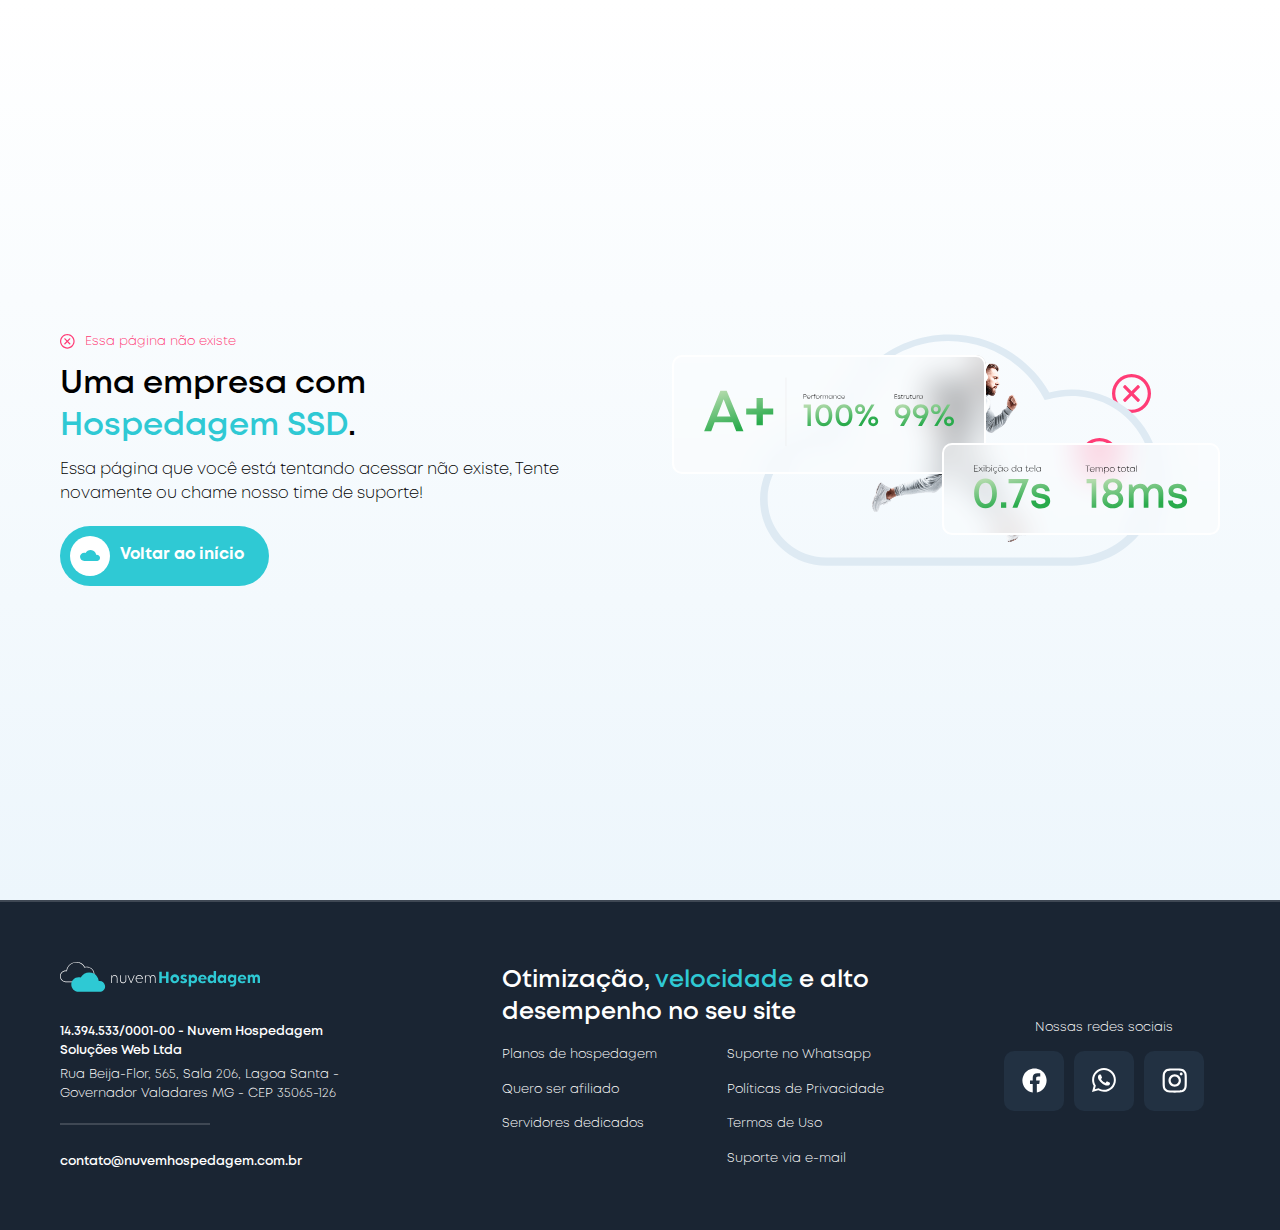
<file: 404/index.html>
<!DOCTYPE html>
<html lang="pt-BR">
<head>
  <meta charset="UTF-8">

  <meta name="HandheldFriendly" content="true">
  <meta http-equiv="X-UA-Compatible" content="IE=edge">
  <meta name="viewport" content="width=device-width, initial-scale=1.0, maximum-scale=1.0, user-scalable=no"/>

  <title>Essa página não existe...</title>
  <meta property="og:title" content="Essa página não existe...">

  <meta name="description" content="Parece que essa página não existe, tente ovamente ou chame o suporte!">
  <meta itemprop="description" content="Parece que essa página não existe, tente ovamente ou chame o suporte!">
  <meta property="og:description" content="Parece que essa página não existe, tente ovamente ou chame o suporte!">

  <meta name="theme-color" content="#FFFFFF">
  <meta name="msapplication-TileColor" content="#FFFFFF">
  <meta name="msapplication-navbutton-color" content="#FFFFFF">
  <meta name="apple-mobile-web-app-status-bar-style" content="#FFFFFF">

  <link rel="apple-touch-icon" sizes="180x180" href="https://nuvemhospedagem.com.br/assets/files/favicons/apple-touch-icon.png">
  <link rel="icon" type="image/png" sizes="32x32" href="https://nuvemhospedagem.com.br/assets/files/favicons/favicon-32x32.png">
  <link rel="icon" type="image/png" sizes="192x192" href="https://nuvemhospedagem.com.br/assets/files/favicons/android-chrome-192x192.png">
  <link rel="icon" type="image/png" sizes="16x16" href="https://nuvemhospedagem.com.br/assets/files/favicons/favicon-16x16.png">
  <link rel="mask-icon" href="https://nuvemhospedagem.com.br/assets/files/favicons/safari-pinned-tab.svg" color="#2dc9d4">
  <meta name="msapplication-TileImage" content="https://nuvemhospedagem.com.br/assets/files/favicons/mstile-144x144.png">
  <meta name="msapplication-config" content="https://nuvemhospedagem.com.br/assets/files/favicons/browserconfig.xml">
  <link rel="shortcut icon" href="../assets/files/favicons/favicon.ico">
  <link rel="manifest" href="../assets/files/favicons/site.webmanifest">

  <meta property="og:locale" content="pt_BR">
  <meta property="og:image:type" content="image/png">
  <meta property="og:image:width" content="1920">
  <meta property="og:image:height" content="1080">
  <meta property="og:type" content="website">
  <meta property="og:card" content="summary_large_image">

  <meta name="image" content="https://nuvemhospedagem.com.br/assets/files/favicons/capa.png">
  <meta itemprop="image" content="https://nuvemhospedagem.com.br/assets/files/favicons/capa.png">
  <meta property="og:image" content="https://nuvemhospedagem.com.br/assets/files/favicons/capa.png">

  <meta name="author" content="Nuvem Hospedagem">
  <meta itemprop="name" content="Nuvem Hospedagem">
  <meta name="article:author" content="Nuvem Hospedagem">
  <meta name="application-name" content="Nuvem Hospedagem">
  <meta property="og:site_name" content="Nuvem Hospedagem">
  <meta name="apple-mobile-web-app-title" content="Nuvem Hospedagem">

  <link href="../assets/css/pages/404/index.css" rel="stylesheet">
</head>
<body>

  <!-- 
    seção apresentação 
  -->
  <section class="apresentacao tres">
    <!-- Texto -->
    <div class="texto">
      <div class="tag vermelho">
        <img src="../assets/files/images/icone-x.svg">
        <h3>Essa página não existe</h3>
      </div>
      <h1>Uma empresa com</h1>
      <h1><span id="textoDigitando"></span>.</h1>
      <p>Essa página que você está tentando acessar não existe, Tente novamente ou chame nosso time de suporte!</p>
      <a href="/">
        <div class="icone">
          <img src="../assets/files/images/icone-nuvem-cheio.svg">
        </div>
        <h3>Voltar ao início</h3>
      </a>
    </div>
    <!-- Imagem -->
    <div class="imagem">
      <div class="quadro um">
        <img src="../assets/files/images/velocidade-nota.svg">
      </div>
      <div class="quadro dois">
        <img src="../assets/files/images/velocidade-tempo.svg">
      </div>
      <img src="../assets/files/images/icone-x.svg" class="wordpress">
      <img src="../assets/files/images/icone-x.svg" class="foguete">
      <img src="../assets/files/images/homem-rapido.png" class="homem">
      <img src="../assets/files/images/icone-nuvem.svg" class="nuvem">
    </div>
  </section>

  <!-- 
    footer 
  -->
  <footer>
    <!-- Copyright -->
    <div class="copyright">
      <img src="../assets/files/images/logo-nuvem-2.svg">
      <h3>14.394.533/0001-00 - Nuvem Hospedagem Soluções Web Ltda</h3>
      <p>Rua Beija-Flor, 565, Sala 206, Lagoa Santa - Governador Valadares MG - CEP 35065-126</p>
      <div class="linha"></div>
      <h4>contato@nuvemhospedagem.com.br</h4>
    </div>
    <!-- Links -->
    <div class="links">
      <h2>Otimização, <span>velocidade</span> e alto desempenho no seu site</h2>
      <div class="partes">
        <div class="parte">
          <a href="/hospedagem-wordpress">Planos de hospedagem</a>
          <a href="/afiliados">Quero ser afiliado</a>
          <a href="/hospedagem-vps">Servidores dedicados</a>
        </div>
        <div class="parte">
          <a href="https://api.whatsapp.com/send?phone=551130424338&text=Ol%C3%A1,%20vim%20do%20site%20de%20voc%C3%AAs%20e%20preciso%20de%20ajuda!" target="_blank">Suporte no Whatsapp</a>
          <a href="/documentos/politica-privacidade">Políticas de Privacidade</a>
          <a href="/documentos/termos-de-uso">Termos de Uso</a>
          <a href="mailto:contato@nuvemhospedagem.com.br">Suporte via e-mail</a>
        </div>
      </div>
    </div>
    <!-- Redes -->
    <div class="redes">
      <h3>Nossas redes sociais</h3>
      <div class="botoes">
        <a href="https://facebook.com/nuvemhospedagem" target="_blank">
          <img src="../assets/files/images/icone-facebook.svg">
        </a>
        <a href="https://api.whatsapp.com/send?phone=551130424338&text=Ol%C3%A1,%20vim%20do%20site%20de%20voc%C3%AAs%20e%20preciso%20de%20ajuda!" target="_blank">
          <img src="../assets/files/images/icone-whatsapp.svg">
        </a>
        <a href="https://instagram.com/nuvemhospedagem" target="_blank">
          <img src="../assets/files/images/icone-instagram.svg">
        </a>
      </div>
    </div>
  </footer>

  <!-- 
    scripts 
  -->
  <script src="../assets/js/global/global.js"></script>
  <script src="../assets/js/elementos/nav.js"></script>
  <script src="../assets/js/sections/animar-section.js"></script>
  <script src="../assets/js/sections/section-duvidas.js"></script>
  <script src="../assets/js/pages/registrar-dominio/dominio.js"></script>
  <script src="../assets/js/pages/404/escrita.js"></script>

  <!-- 
    Google Tag 
  -->
  <script async="" src="https://www.googletagmanager.com/gtag/js?id=UA-114389106-1"></script>
  <script>
    window.dataLayer = window.dataLayer || [];
    function gtag(){dataLayer.push(arguments);}
    gtag('js', new Date());
  
    gtag('config', 'UA-114389106-1');
  </script>
  
  <!-- 
    Chat ao vivo 
  -->
  <iframe data-product="web_widget" title="No content" role="presentation" tabindex="-1" allow="microphone *" aria-hidden="true" src="about:blank" style="width: 0px; height: 0px; border: 0px; position: absolute; top: -9999px;"></iframe>
  <script type="text/javascript">
    window.$zopim||(function(d,s){var z=$zopim=function(c){z._.push(c)},$=z.s=
    d.createElement(s),e=d.getElementsByTagName(s)[0];z.set=function(o){z.set.
    _.push(o)};z._=[];z.set._=[];$.async=!0;$.setAttribute("charset","utf-8");
    $.src="https://v2.zopim.com/?22CBWIRVUp0PfpBgTVJQxeMMfOjo2L7S";z.t=+new Date;$.
    type="text/javascript";e.parentNode.insertBefore($,e)})(document,"script");
  </script>

</body>
</html>
</file>
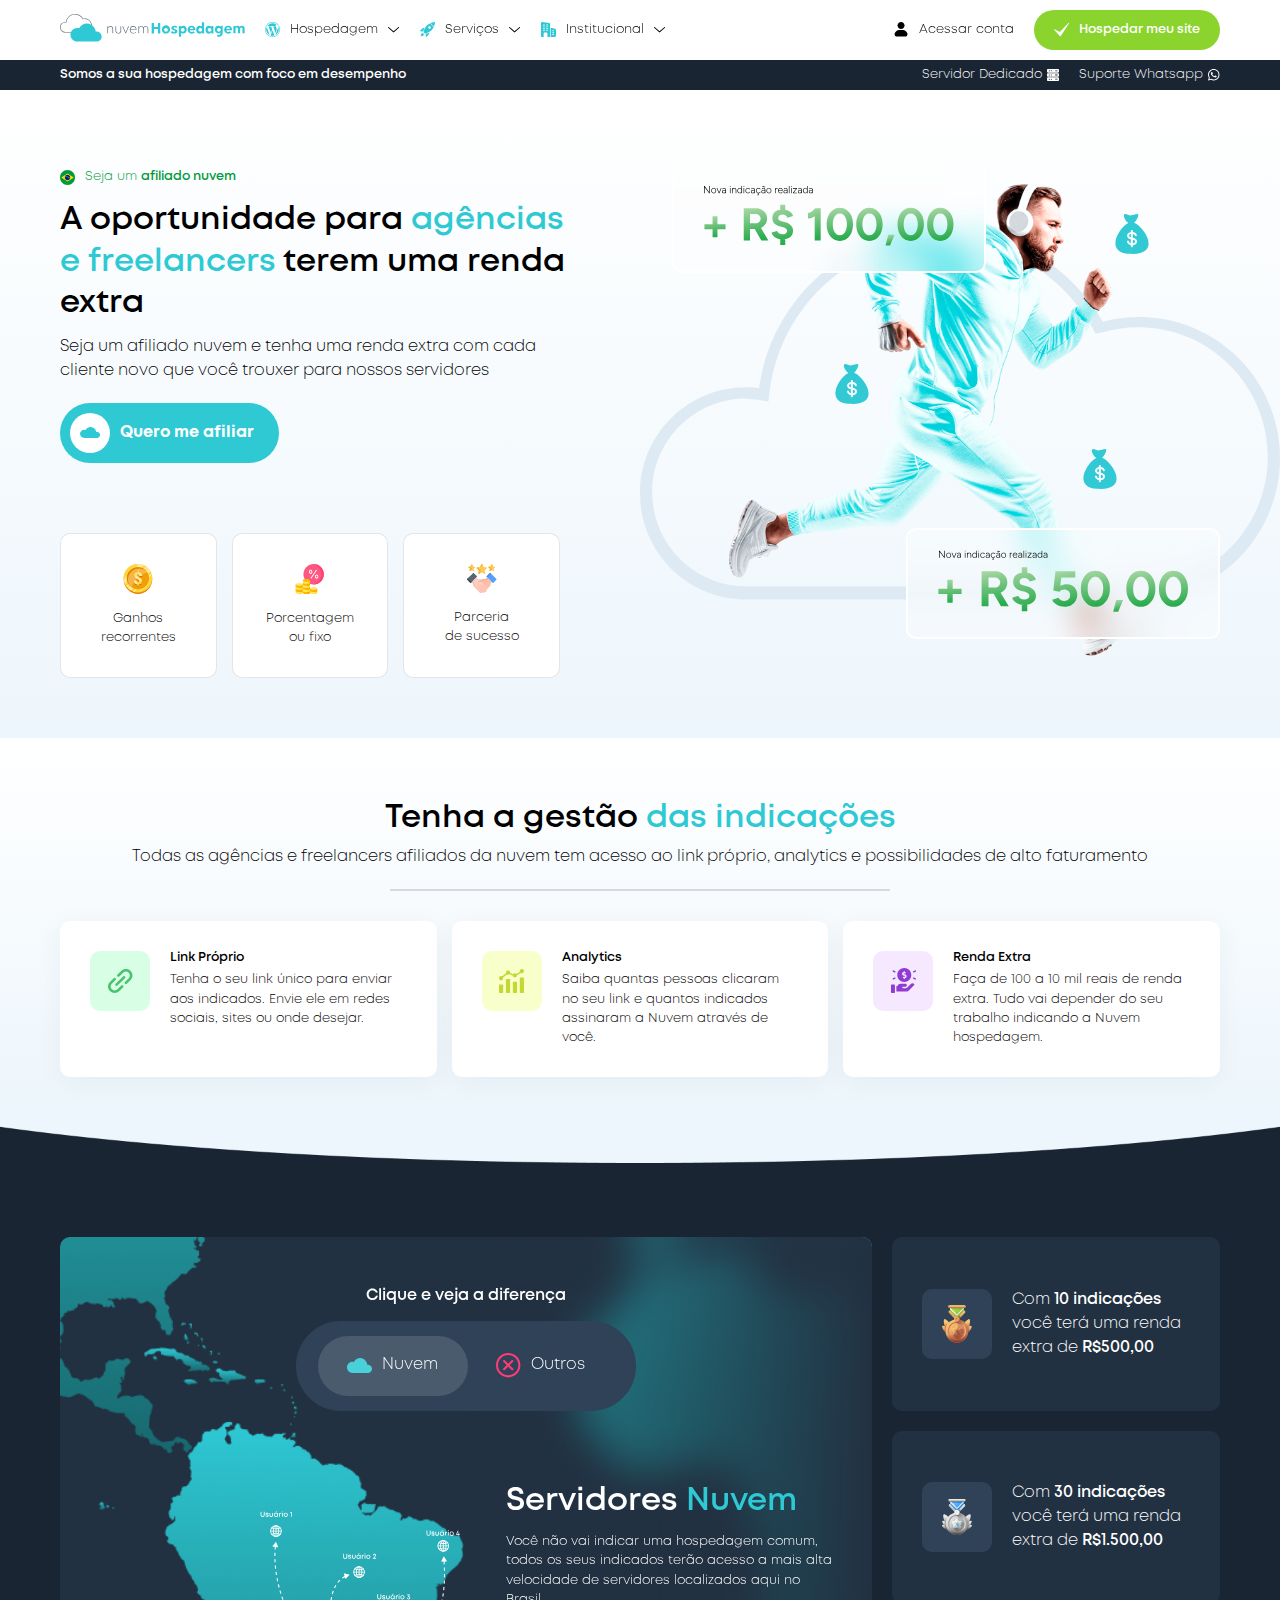
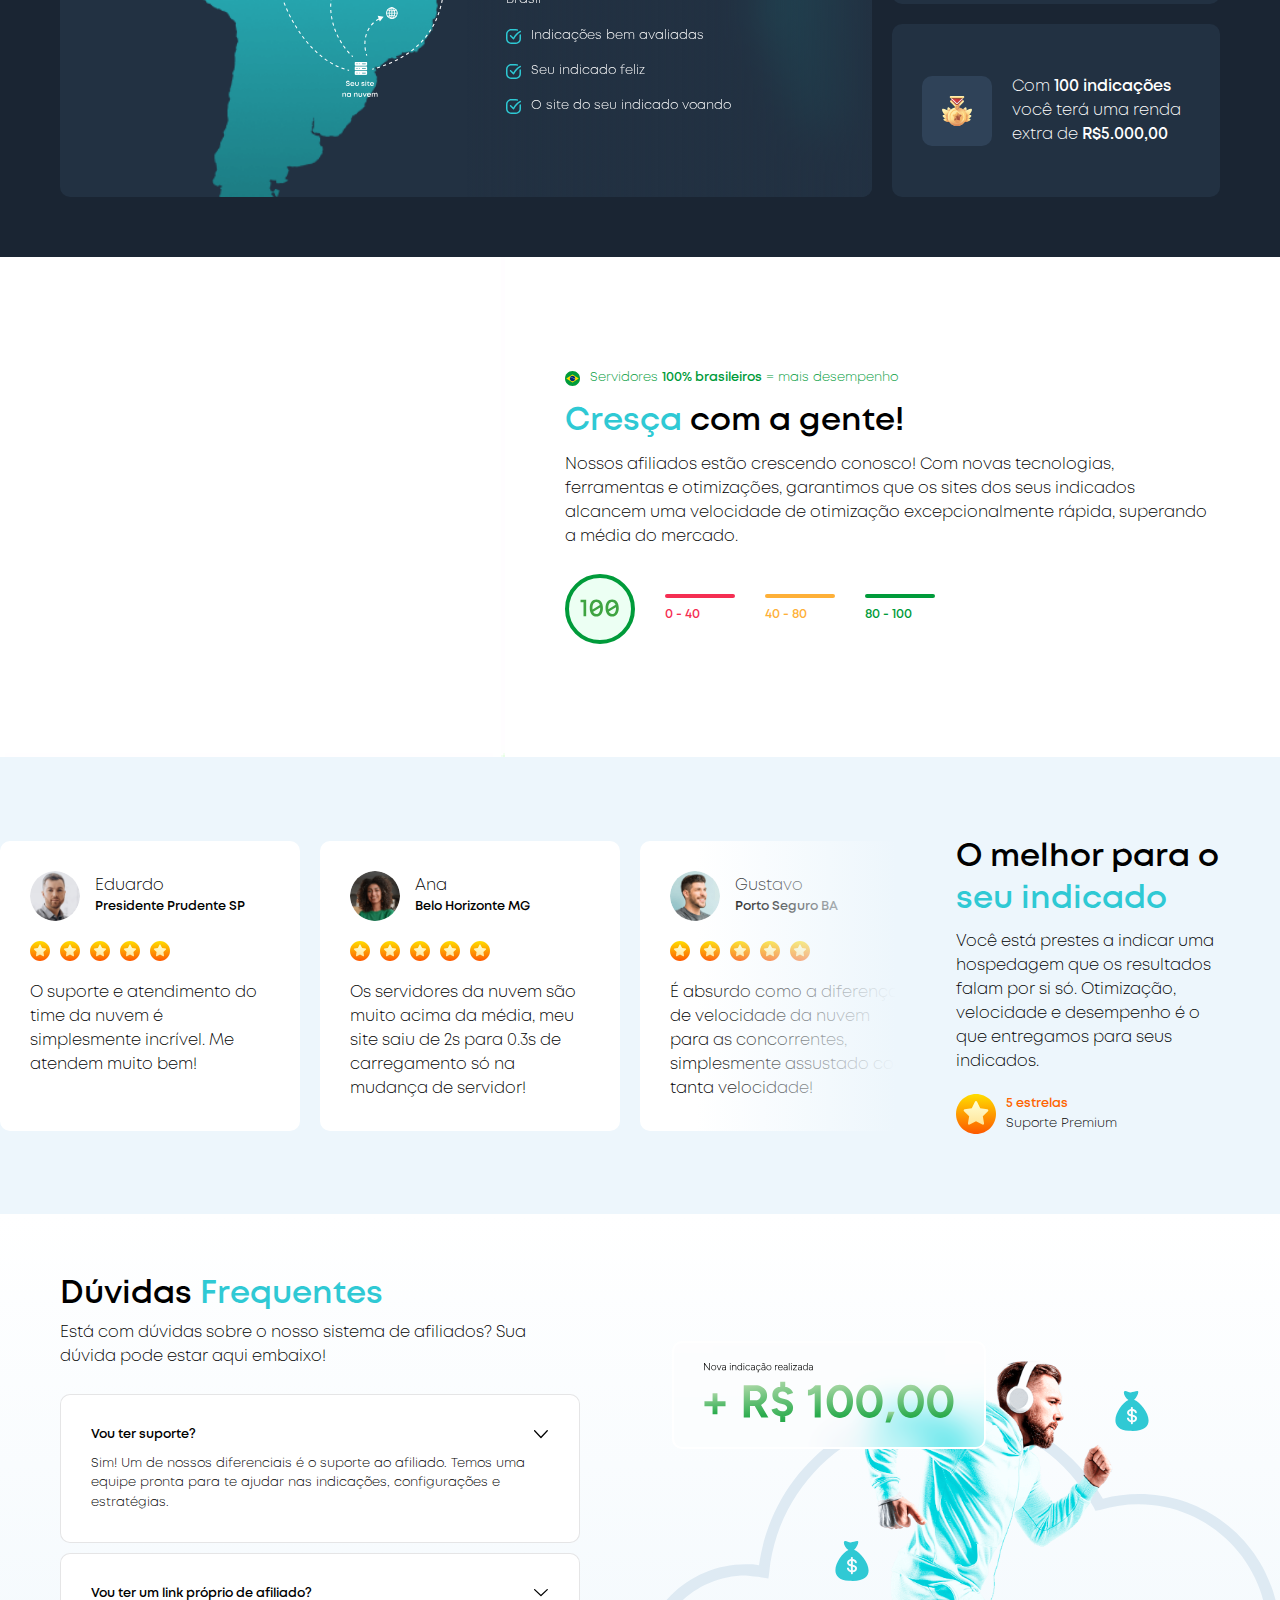
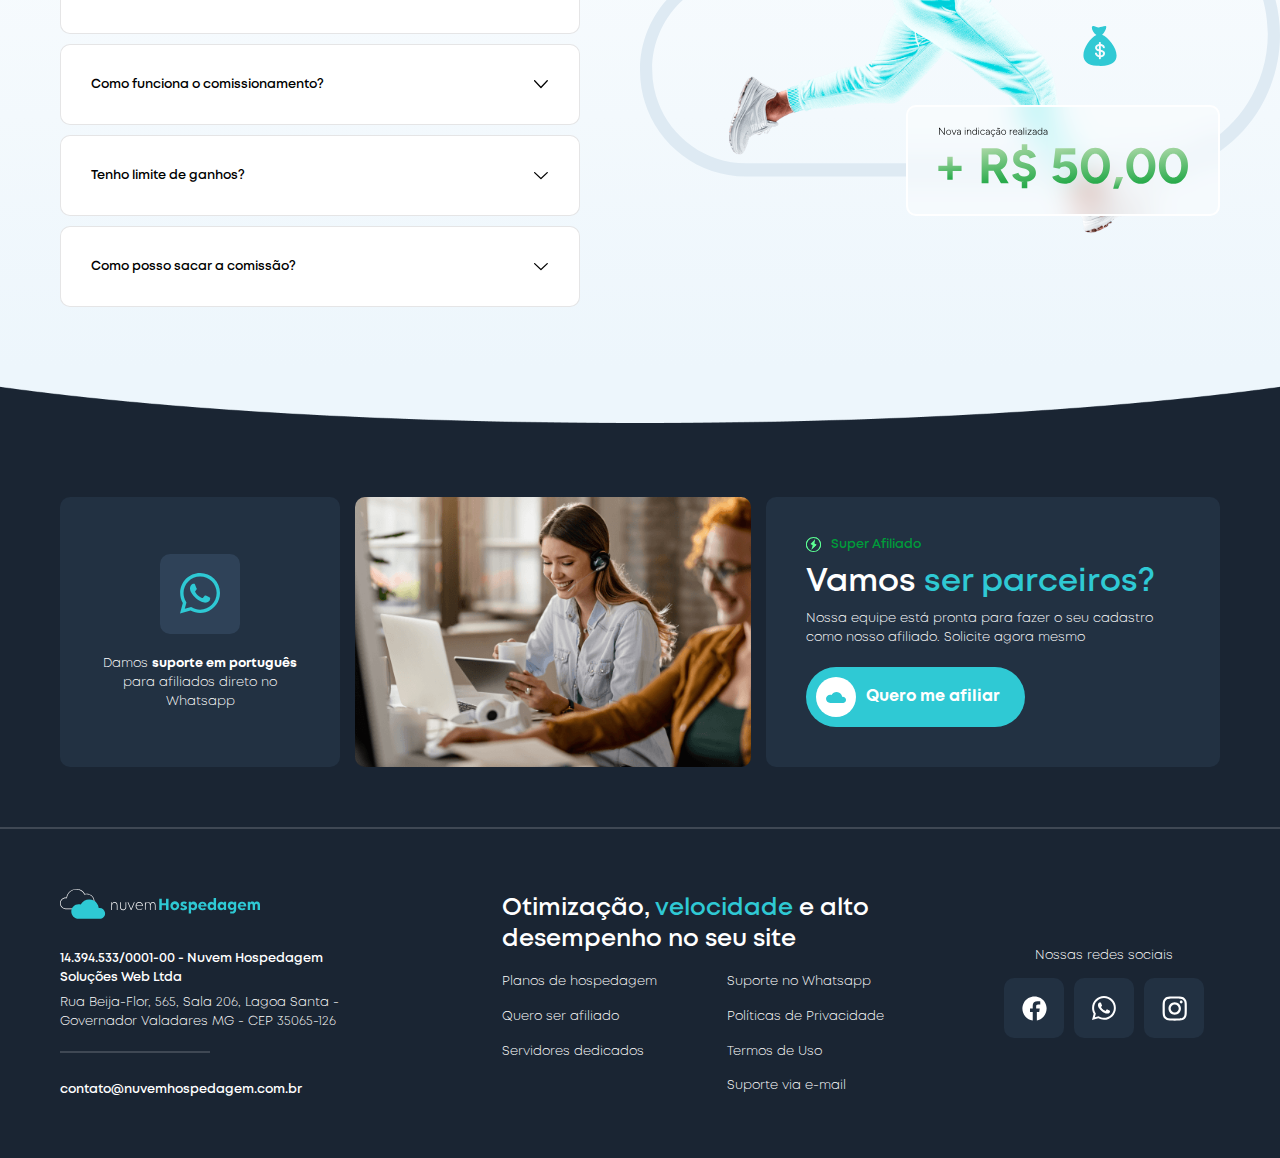
<file: afiliados/index.html>
<!DOCTYPE html>
<html lang="pt-BR">
<head>
 <meta charset="UTF-8"> <!-- SEMPRE primeiro -->

  <!-- Google Tag Manager -->
  <script>
  (function(w,d,s,l,i){w[l]=w[l]||[];w[l].push({'gtm.start':
  new Date().getTime(),event:'gtm.js'});var f=d.getElementsByTagName(s)[0],
  j=d.createElement(s),dl=l!='dataLayer'?'&l='+l:'';j.async=true;j.src=
  'https://www.googletagmanager.com/gtm.js?id='+i+dl;f.parentNode.insertBefore(j,f);
  })(window,document,'script','dataLayer','GTM-PV2DW98');
  </script>
  <!-- End Google Tag Manager -->

<!-- Meta Pixel Code -->
<script>
!function(f,b,e,v,n,t,s)
{if(f.fbq)return;n=f.fbq=function(){n.callMethod?
n.callMethod.apply(n,arguments):n.queue.push(arguments)};
if(!f._fbq)f._fbq=n;n.push=n;n.loaded=!0;n.version='2.0';
n.queue=[];t=b.createElement(e);t.async=!0;
t.src=v;s=b.getElementsByTagName(e)[0];
s.parentNode.insertBefore(t,s)}(window, document,'script',
'https://connect.facebook.net/en_US/fbevents.js');
fbq('init', '682382215529226');
fbq('track', 'PageView');
</script>
<noscript><img height="1" width="1" style="display:none"
src="https://www.facebook.com/tr?id=682382215529226&ev=PageView&noscript=1"
/></noscript>
<!-- End Meta Pixel Code -->

  <meta charset="UTF-8">

  <meta name="HandheldFriendly" content="true">
  <meta http-equiv="X-UA-Compatible" content="IE=edge">
  <meta name="viewport" content="width=device-width, initial-scale=1.0, maximum-scale=1.0, user-scalable=no"/>

  <title>Seja um afiliado | Nuvem Hospedagem</title>
  <meta property="og:title" content="Seja um afiliado | Nuvem Hospedagem">

  <meta name="description" content="Agências e freelancers podem se afiliar e receber comissões fixas ou recorrentes por cada cliente que trouxer para nossos servidores">
  <meta itemprop="description" content="Agências e freelancers podem se afiliar e receber comissões fixas ou recorrentes por cada cliente que trouxer para nossos servidores">
  <meta property="og:description" content="Agências e freelancers podem se afiliar e receber comissões fixas ou recorrentes por cada cliente que trouxer para nossos servidores">

  <meta name="theme-color" content="#FFFFFF">
  <meta name="msapplication-TileColor" content="#FFFFFF">
  <meta name="msapplication-navbutton-color" content="#FFFFFF">
  <meta name="apple-mobile-web-app-status-bar-style" content="#FFFFFF">

  <link rel="apple-touch-icon" sizes="180x180" href="https://nuvemhospedagem.com.br/assets/files/favicons/apple-touch-icon.png">
  <link rel="icon" type="image/png" sizes="32x32" href="https://nuvemhospedagem.com.br/assets/files/favicons/favicon-32x32.png">
  <link rel="icon" type="image/png" sizes="192x192" href="https://nuvemhospedagem.com.br/assets/files/favicons/android-chrome-192x192.png">
  <link rel="icon" type="image/png" sizes="16x16" href="https://nuvemhospedagem.com.br/assets/files/favicons/favicon-16x16.png">
  <link rel="mask-icon" href="https://nuvemhospedagem.com.br/assets/files/favicons/safari-pinned-tab.svg" color="#2dc9d4">
  <meta name="msapplication-TileImage" content="https://nuvemhospedagem.com.br/assets/files/favicons/mstile-144x144.png">
  <meta name="msapplication-config" content="https://nuvemhospedagem.com.br/assets/files/favicons/browserconfig.xml">
  <link rel="shortcut icon" href="../assets/files/favicons/favicon.ico">
  <link rel="manifest" href="../assets/files/favicons/site.webmanifest">

  <meta property="og:locale" content="pt_BR">
  <meta property="og:image:type" content="image/png">
  <meta property="og:image:width" content="1920">
  <meta property="og:image:height" content="1080">
  <meta property="og:type" content="website">
  <meta property="og:card" content="summary_large_image">

  <meta name="image" content="https://nuvemhospedagem.com.br/assets/files/favicons/capa.png">
  <meta itemprop="image" content="https://nuvemhospedagem.com.br/assets/files/favicons/capa.png">
  <meta property="og:image" content="https://nuvemhospedagem.com.br/assets/files/favicons/capa.png">

  <meta name="author" content="Nuvem Hospedagem">
  <meta itemprop="name" content="Nuvem Hospedagem">
  <meta name="article:author" content="Nuvem Hospedagem">
  <meta name="application-name" content="Nuvem Hospedagem">
  <meta property="og:site_name" content="Nuvem Hospedagem">
  <meta name="apple-mobile-web-app-title" content="Nuvem Hospedagem">

  <link href="../assets/css/pages/afiliados/index.css" rel="stylesheet">
</head>
<body>

  

  <!-- 
    nav 
  -->
  <nav>
    <!-- Conteúdo -->
    <div class="conteudo">
      <!-- Logo -->
      <a href="/" class="logo">
        <img src="../assets/files/images/loog-nuvem.svg">
      </a>
      <!-- Botão Menu Mobile -->
      <button class="menu">
        <span class="um"></span>
        <span class="dois"></span>
      </button>
      <!-- Opções -->
      <div class="opcoes">
        <!-- Opção Hospedagem -->
        <div class="opcao">
          <button class="abrirOpcao">
            <img src="../assets/files/images/icone-wordpress.svg" class="icone">
            <p>Hospedagem</p>
            <img src="../assets/files/images/icone-setinha.svg" class="setinha">
          </button>
          <div class="subOpcoes">
            <a href="/hospedagem-wordpress">
              <img src="../assets/files/images/icone-wordpress.svg" class="icone">
              <p>Hospedagem WordPress</p>
            </a>
            <a href="/hospedagem-ssd">
              <img src="../assets/files/images/icone-backup-verde.svg" class="icone">
              <p>Hospedagem SSD</p>
            </a>
            <a href="/hospedagem-vps">
              <img src="../assets/files/images/icone-escudo-azul.svg" class="icone">
              <p>Hospedagem VPS</p>
            </a>
          </div>
        </div>
        <!-- Opção Serviços -->
        <div class="opcao">
          <button class="abrirOpcao">
            <img src="../assets/files/images/icone-foguete-azul.svg" class="icone">
            <p>Serviços</p>
            <img src="../assets/files/images/icone-setinha.svg" class="setinha">
          </button>
          <div class="subOpcoes">
            <a href="/certificado-ssl">
              <img src="../assets/files/images/icone-cadeado.svg" class="icone">
              <p>Certificado SSL</p>
            </a>
            <a href="/email-profissional">
              <img src="../assets/files/images/icone-arroba-vermelho.svg" class="icone">
              <p>E-mail profissional</p>
            </a>
            <a href="/registrar-dominio">
              <img src="../assets/files/images/icone-link.svg" class="icone">
              <p>Registrar domínio</p>
            </a>
          </div>
        </div>
        <!-- Opção Institucional -->
        <div class="opcao">
          <button class="abrirOpcao">
            <img src="../assets/files/images/icone-institucional.svg" class="icone">
            <p>Institucional</p>
            <img src="../assets/files/images/icone-setinha.svg" class="setinha">
          </button>
          <div class="subOpcoes">
            <a href="/sobre-nos">
              <img src="../assets/files/images/icone-nuvem-preto.svg" class="icone">
              <p>Sobre nós</p>
            </a>
            <a href="/perguntas-frequentes">
              <img src="../assets/files/images/icone-busca-verde.svg" class="icone">
              <p>Perguntas frequentes</p>
            </a>
            <a href="/afiliados">
              <img src="../assets/files/images/icone-parceiro.svg" class="icone">
              <p>Seja um afiliado</p>
            </a>
          </div>
        </div>
        <!-- Acessar conta -->
        <a href="https://cliente.nuvemhospedagem.com.br/index.php/login" target="_blank" class="entrar">
          <img src="../assets/files/images/icone-usuario.svg" class="icone">
          <p>Acessar conta</p>
        </a>
        <!-- Hospedar site -->
        <a href="/hospedagem-wordpress" class="hospedar">
          <img src="../assets/files/images/icone-check.svg" class="icone">
          <p>Hospedar meu site</p>
        </a>
      </div>
    </div>
    <!-- Faixa -->
    <div class="faixa">
      <h3>Somos a sua hospedagem com foco em desempenho</h3>
      <a href="/hospedagem-vps">
        <p>Servidor Dedicado</p>
        <img src="../assets/files/images/icone-dados.svg">
      </a>
      <a href="https://api.whatsapp.com/send?phone=551130424338&text=Ol%C3%A1,%20vim%20do%20site%20de%20voc%C3%AAs%20e%20preciso%20de%20ajuda!" target="_blank">
        <p>Suporte Whatsapp</p>
        <img src="../assets/files/images/icone-whatsapp.svg">
      </a>
    </div>
    <!-- Tamanho -->
    <div class="tamanho"></div>
  </nav>

  <!-- 
    seção apresentação 
  -->
  <section class="apresentacao">
    <!-- Texto -->
    <div class="texto">
      <div class="tag">
        <img src="../assets/files/images/icone-brasil.svg">
        <h3>Seja um <span>afiliado nuvem</span></h3>
      </div>
      <h1>A oportunidade para <span>agências e freelancers</span> terem uma renda extra</h1>
      <p>Seja um afiliado nuvem e tenha uma renda extra com cada cliente novo que você trouxer para nossos servidores</p>
      <a href="https://api.whatsapp.com/send?phone=551130424338&text=Ol%C3%A1,%20gostaria%20de%20me%20tornar%20um%20afiliado%20de%20voc%C3%AAs!" target="_blank">
        <div class="icone">
          <img src="../assets/files/images/icone-nuvem-cheio.svg">
        </div>
        <h3>Quero me afiliar</h3>
      </a>
      <div class="quadrinhos">
        <div class="quadro">
          <img src="../assets/files/images/icone-moeda.svg">
          <h3>Ganhos</h3>
          <h3>recorrentes</h3>
        </div>
        <div class="quadro">
          <img src="../assets/files/images/icone-porcentagem.svg">
          <h3>Porcentagem</h3>
          <h3>ou fixo</h3>
        </div>
        <div class="quadro">
          <img src="../assets/files/images/icone-parceria.svg">
          <h3>Parceria</h3>
          <h3>de sucesso</h3>
        </div>
      </div>
    </div>
    <!-- Imagem -->
    <div class="imagem">
      <div class="quadro um">
        <img src="../assets/files/images/comissao-2.svg">
      </div>
      <div class="quadro dois">
        <img src="../assets/files/images/comissao.svg">
      </div>
      <img src="../assets/files/images/icone-dinheiro.svg" class="wordpress">
      <img src="../assets/files/images/icone-dinheiro.svg" class="elementor">
      <img src="../assets/files/images/icone-dinheiro.svg" class="foguete">
      <img src="../assets/files/images/homem-rapido-azul.png" class="homem">
      <img src="../assets/files/images/icone-nuvem.svg" class="nuvem">
    </div>
  </section>

  <!-- 
    seção modelamos 
  -->
  <section class="modelamos">
    <!-- Titulo -->
    <div class="titulo">
      <h2>Tenha a gestão <span>das indicações</span></h2>
      <p>Todas as agências e freelancers afiliados da nuvem tem acesso ao link próprio, analytics e possibilidades de alto faturamento</p>
      <div class="linha"></div>
    </div>
    <!-- Quadros -->
    <div class="quadros">
      <div class="quadro">
        <div class="icone tres">
          <img src="../assets/files/images/icone-link.svg">
        </div>
        <div class="texto">
          <h3>Link Próprio</h3>
          <p>Tenha o seu link único para enviar aos indicados. Envie ele em redes sociais, sites ou onde desejar.</p>
        </div>
      </div>
      <div class="quadro">
        <div class="icone dois">
          <img src="../assets/files/images/icone-analytics.svg">
        </div>
        <div class="texto">
          <h3>Analytics</h3>
          <p>Saiba quantas pessoas clicaram no seu link e quantos indicados assinaram a Nuvem através de você.</p>
        </div>
      </div>
      <div class="quadro">
        <div class="icone um">
          <img src="../assets/files/images/icone-renda-extra.svg">
        </div>
        <div class="texto">
          <h3>Renda Extra</h3>
          <p>Faça de 100 a 10 mil reais de renda extra. Tudo vai depender do seu trabalho indicando a Nuvem hospedagem.</p>
        </div>
      </div>
    </div>
  </section>

  <!-- 
    seção servidores 
  -->
  <section class="servidores">
    <!-- Divisor -->
    <img src="../assets/files/images/divisor.png" class="divisor">
    <!-- Mundo -->
    <div class="mundo">
      <div class="seletor">
        <h3>Clique e veja a diferença</h3>
        <div class="toggle">
          <div class="parte">
            <img src="../assets/files/images/icone-nuvem-cheio.svg">
            <p>Nuvem</p>
          </div>
          <div class="parte">
            <img src="../assets/files/images/icone-x.svg">
            <p>Outros</p>
          </div>
          <span></span>
        </div>
      </div>
      <div class="texto brasil">
        <h2>Servidores <span>Nuvem</span></h2>
        <p>Você não vai indicar uma hospedagem comum, todos os seus indicados terão acesso a mais alta velocidade de servidores localizados aqui no Brasil</p>
        <div class="item">
          <img src="../assets/files/images/icone-check-azul.svg">
          <h3>Indicações bem avaliadas</h3>
        </div>
        <div class="item">
          <img src="../assets/files/images/icone-check-azul.svg">
          <h3>Seu indicado feliz</h3>
        </div>
        <div class="item">
          <img src="../assets/files/images/icone-check-azul.svg">
          <h3>O site do seu indicado voando</h3>
        </div>
      </div>
      <div class="texto eua">
        <h2>Servidores <span>ruins</span></h2>
        <p>Ao indicar servidores de pouca qualidade, seus indicados ficam insatisfeitos e você não consegue tantas indicações. Aqui isso não vai acontecer!</p>
        <div class="item">
          <img src="../assets/files/images/icone-x.svg">
          <h3>Indicado com site lento</h3>
        </div>
        <div class="item">
          <img src="../assets/files/images/icone-x.svg">
          <h3>Suporte somente em inglês</h3>
        </div>
        <div class="item">
          <img src="../assets/files/images/icone-x.svg">
          <h3>Servidores ruins</h3>
        </div>
      </div>
      <img src="../assets/files/images/mundo.png" class="mapa">
      <img src="../assets/files/images/caminhos-brasil.svg" class="caminhos brasil">
      <img src="../assets/files/images/caminhos-eua.svg" class="caminhos eua">
    </div>
    <!-- Quadros -->
    <div class="quadros">
      <div class="quadro">
        <div class="icone">
          <img src="../assets/files/images/medalha-bronze.svg">
        </div>
        <p>Com <span>10 indicações</span> você terá uma renda extra de <span>R$500,00</span></p>
      </div>
      <div class="quadro">
        <div class="icone">
          <img src="../assets/files/images/medalha-prata.svg">
        </div>
        <p>Com <span>30 indicações</span> você terá uma renda extra de <span>R$1.500,00</span></p>
      </div>
      <div class="quadro">
        <div class="icone">
          <img src="../assets/files/images/medalha-ouro.svg">
        </div>
        <p>Com <span>100 indicações</span> você terá uma renda extra de <span>R$5.000,00</span></p>
      </div>
    </div>
  </section>

  <!-- 
    seção velocidade 
  -->
  <section class="velocidade">
    <!-- Imagem -->
    <div class="imagem">
      <div class="sombra"></div>
      <video autoplay muted playsinline loop src="../assets/files/images/foguete.mp4">
        Seu navegador não suporta a tag de vídeo.
      </video>
    </div>
    <!-- Texto -->
    <div class="texto">
      <div class="tag">
        <img src="../assets/files/images/icone-brasil.svg">
        <h3>Servidores <span>100% brasileiros</span> = mais desempenho</h3>
      </div>
      <h2><span>Cresça</span> com a gente!</h2>
      <p>Nossos afiliados estão crescendo conosco! Com novas tecnologias, ferramentas e otimizações, garantimos que os sites dos seus indicados alcancem uma velocidade de otimização excepcionalmente rápida, superando a média do mercado.</p>
      <div class="detalhes">
        <div class="circulo">
          <img src="../assets/files/images/icone-100.svg">
        </div>
        <div class="parte vermelho">
          <div class="linha"></div>
          <h3>0 - 40</h3>
        </div>
        <div class="parte laranja">
          <div class="linha"></div>
          <h3>40 - 80</h3>
        </div>
        <div class="parte verde">
          <div class="linha"></div>
          <h3>80 - 100</h3>
        </div>
      </div>
    </div>
  </section>

  <!-- 
    seção depoimentos 
  -->
  <section class="depoimentos dois">
    <!-- Slide -->
    <div class="slide">
      <div class="sombra um"></div>
      <div class="sombra dois"></div>
      <div class="itens">
        <!-- Depoimento 1 -->
        <div class="item">
          <div class="nome">
            <div class="foto" style="background-image: url('../assets/files/images/foto-pessoa-1.png');"></div>
            <div class="info">
              <h3>Eduardo</h3>
              <h4>Presidente Prudente SP</h4>
            </div>
          </div>
          <div class="estrelas">
            <img src="../assets/files/images/icone-estrela-laranja.svg">
            <img src="../assets/files/images/icone-estrela-laranja.svg">
            <img src="../assets/files/images/icone-estrela-laranja.svg">
            <img src="../assets/files/images/icone-estrela-laranja.svg">
            <img src="../assets/files/images/icone-estrela-laranja.svg">
          </div>
          <p>O suporte e atendimento do time da nuvem é simplesmente incrível. Me atendem muito bem!</p>
        </div>
        <!-- Depoimento 2 -->
        <div class="item">
          <div class="nome">
            <div class="foto" style="background-image: url('../assets/files/images/foto-pessoa-2.png');"></div>
            <div class="info">
              <h3>Ana</h3>
              <h4>Belo Horizonte MG</h4>
            </div>
          </div>
          <div class="estrelas">
            <img src="../assets/files/images/icone-estrela-laranja.svg">
            <img src="../assets/files/images/icone-estrela-laranja.svg">
            <img src="../assets/files/images/icone-estrela-laranja.svg">
            <img src="../assets/files/images/icone-estrela-laranja.svg">
            <img src="../assets/files/images/icone-estrela-laranja.svg">
          </div>
          <p>Os servidores da nuvem são muito acima da média, meu site saiu de 2s para 0.3s de carregamento só na mudança de servidor!</p>
        </div>
        <!-- Depoimento 3 -->
        <div class="item">
          <div class="nome">
            <div class="foto" style="background-image: url('../assets/files/images/foto-pessoa-3.png');"></div>
            <div class="info">
              <h3>Gustavo</h3>
              <h4>Porto Seguro BA</h4>
            </div>
          </div>
          <div class="estrelas">
            <img src="../assets/files/images/icone-estrela-laranja.svg">
            <img src="../assets/files/images/icone-estrela-laranja.svg">
            <img src="../assets/files/images/icone-estrela-laranja.svg">
            <img src="../assets/files/images/icone-estrela-laranja.svg">
            <img src="../assets/files/images/icone-estrela-laranja.svg">
          </div>
          <p>É absurdo como a diferença de velocidade da nuvem para as concorrentes, simplesmente assustado com tanta velocidade!</p>
        </div>
        <!-- Depoimento 4 -->
        <div class="item">
          <div class="nome">
            <div class="foto" style="background-image: url('../assets/files/images/foto-pessoa-4.png');"></div>
            <div class="info">
              <h3>Cristina</h3>
              <h4>Porto Alegre RS</h4>
            </div>
          </div>
          <div class="estrelas">
            <img src="../assets/files/images/icone-estrela-laranja.svg">
            <img src="../assets/files/images/icone-estrela-laranja.svg">
            <img src="../assets/files/images/icone-estrela-laranja.svg">
            <img src="../assets/files/images/icone-estrela-laranja.svg">
            <img src="../assets/files/images/icone-estrela-laranja.svg">
          </div>
          <p>Amei o Elementor PRO gratuito no meu plano! Sem falar no super suporte que a nuvem me dá!</p>
        </div>
        <!-- Depoimento 1 -->
        <div class="item">
          <div class="nome">
            <div class="foto" style="background-image: url('../assets/files/images/foto-pessoa-1.png');"></div>
            <div class="info">
              <h3>Eduardo</h3>
              <h4>Presidente Prudente SP</h4>
            </div>
          </div>
          <div class="estrelas">
            <img src="../assets/files/images/icone-estrela-laranja.svg">
            <img src="../assets/files/images/icone-estrela-laranja.svg">
            <img src="../assets/files/images/icone-estrela-laranja.svg">
            <img src="../assets/files/images/icone-estrela-laranja.svg">
            <img src="../assets/files/images/icone-estrela-laranja.svg">
          </div>
          <p>O suporte e atendimento do time da nuvem é simplesmente incrível. Me atendem muito bem!</p>
        </div>
        <!-- Depoimento 2 -->
        <div class="item">
          <div class="nome">
            <div class="foto" style="background-image: url('../assets/files/images/foto-pessoa-2.png');"></div>
            <div class="info">
              <h3>Ana</h3>
              <h4>Belo Horizonte MG</h4>
            </div>
          </div>
          <div class="estrelas">
            <img src="../assets/files/images/icone-estrela-laranja.svg">
            <img src="../assets/files/images/icone-estrela-laranja.svg">
            <img src="../assets/files/images/icone-estrela-laranja.svg">
            <img src="../assets/files/images/icone-estrela-laranja.svg">
            <img src="../assets/files/images/icone-estrela-laranja.svg">
          </div>
          <p>Os servidores da nuvem são muito acima da média, meu site saiu de 2s para 0.3s de carregamento só na mudança de servidor!</p>
        </div>
        <!-- Depoimento 3 -->
        <div class="item">
          <div class="nome">
            <div class="foto" style="background-image: url('../assets/files/images/foto-pessoa-3.png');"></div>
            <div class="info">
              <h3>Gustavo</h3>
              <h4>Porto Seguro BA</h4>
            </div>
          </div>
          <div class="estrelas">
            <img src="../assets/files/images/icone-estrela-laranja.svg">
            <img src="../assets/files/images/icone-estrela-laranja.svg">
            <img src="../assets/files/images/icone-estrela-laranja.svg">
            <img src="../assets/files/images/icone-estrela-laranja.svg">
            <img src="../assets/files/images/icone-estrela-laranja.svg">
          </div>
          <p>É absurdo como a diferença de velocidade da nuvem para as concorrentes, simplesmente assustado com tanta velocidade!</p>
        </div>
        <!-- Depoimento 4 -->
        <div class="item">
          <div class="nome">
            <div class="foto" style="background-image: url('../assets/files/images/foto-pessoa-4.png');"></div>
            <div class="info">
              <h3>Cristina</h3>
              <h4>Porto Alegre RS</h4>
            </div>
          </div>
          <div class="estrelas">
            <img src="../assets/files/images/icone-estrela-laranja.svg">
            <img src="../assets/files/images/icone-estrela-laranja.svg">
            <img src="../assets/files/images/icone-estrela-laranja.svg">
            <img src="../assets/files/images/icone-estrela-laranja.svg">
            <img src="../assets/files/images/icone-estrela-laranja.svg">
          </div>
          <p>Amei o Elementor PRO gratuito no meu plano! Sem falar no super suporte que a nuvem me dá!</p>
        </div>
      </div>
    </div>
    <!-- Texto -->
    <div class="texto">
      <h2>O melhor para o <span>seu indicado</span></h2>
      <p>Você está prestes a indicar uma hospedagem que os resultados falam por si só. Otimização, velocidade e desempenho é o que entregamos para seus indicados.</p>
      <div class="tag">
        <img src="../assets/files/images/icone-estrela-laranja.svg">
        <div class="info">
          <h3>5 estrelas</h3>
          <h4>Suporte Premium</h4>
        </div>
      </div>
    </div>
  </section>

  <!-- 
    seção dúvidas 
  -->
  <section class="duvidas">

    <!-- Texto -->
    <div class="texto">
      <h2>Dúvidas <span>Frequentes</span></h2>
      <p>Está com dúvidas sobre o nosso sistema de afiliados? Sua dúvida pode estar aqui embaixo!</p>
      <div class="duvida ativo">
        <div class="nome">
          <h3>Vou ter suporte?</h3>
          <img src="../assets/files/images/icone-setinha.svg">
        </div>
        <h4>Sim! Um de nossos diferenciais é o suporte ao afiliado. Temos uma equipe pronta para te ajudar nas indicações, configurações e estratégias.</h4>
      </div>
      <div class="duvida">
        <div class="nome">
          <h3>Vou ter um link próprio de afiliado?</h3>
          <img src="../assets/files/images/icone-setinha.svg">
        </div>
        <h4>Sim! Você terá o seu link para enviar aos indicados. Toda compra que for feita nesse link você receberá uma comissão.</h4>
      </div>
      <div class="duvida">
        <div class="nome">
          <h3>Como funciona o comissionamento?</h3>
          <img src="../assets/files/images/icone-setinha.svg">
        </div>
        <h4>Temos 2 tipos de comissionamento: 50 reais por indicação ou 30% recorrente de cada indicação. Basta chamar nosso time de suporte e solicitar o modelo que melhor lhe atender.</h4>
      </div>
      <div class="duvida">
        <div class="nome">
          <h3>Tenho limite de ganhos?</h3>
          <img src="../assets/files/images/icone-setinha.svg">
        </div>
        <h4>Não! Você se tornando afiliado Nuvem pode indicar e lucrar de forma infinita, não limitamos seus ganhos!</h4>
      </div>
      <div class="duvida">
        <div class="nome">
          <h3>Como posso sacar a comissão?</h3>
          <img src="../assets/files/images/icone-setinha.svg">
        </div>
        <h4>É simples, ao atingir o valor mínimo de R$ 50, você pode solicitar o saque de sua comissão que iremos enviar o valor na sua conta bancária em até 3 dias úteis.</h4>
      </div>
    </div>
    <!-- Imagem -->
    <div class="imagem">
      <div class="quadro um">
        <img src="../assets/files/images/comissao-2.svg">
      </div>
      <div class="quadro dois">
        <img src="../assets/files/images/comissao.svg">
      </div>
      <img src="../assets/files/images/icone-dinheiro.svg" class="wordpress">
      <img src="../assets/files/images/icone-dinheiro.svg" class="elementor">
      <img src="../assets/files/images/icone-dinheiro.svg" class="foguete">
      <img src="../assets/files/images/homem-rapido-azul.png" class="homem">
      <img src="../assets/files/images/icone-nuvem.svg" class="nuvem">
    </div>
  </section>

  <!-- 
    seção suporte 
  -->
  <section class="suporte">
    <!-- Divisor -->
    <img src="../assets/files/images/divisor.png" class="divisor">
    <!-- Whatsapp -->
    <div class="whatsapp">
      <div class="icone">
        <img src="../assets/files/images/icone-whatsapp-azul.svg">
      </div>
      <p>Damos <span>suporte em português</span> para afiliados direto no Whatsapp</p>
    </div>
    <!-- Imagem -->
    <div class="imagem" style="background-image: url('../assets/files/images/suporte.png');"></div>
    <!-- Quadro -->
    <div class="quadro">
      <div class="tag">
        <img src="../assets/files/images/icone-raio-verde.svg">
        <h3>Super Afiliado</h3>
      </div>
      <h2>Vamos <span>ser parceiros?</span></h2>
      <p>Nossa equipe está pronta para fazer o seu cadastro como nosso afiliado. Solicite agora mesmo</p>
      <a href="https://api.whatsapp.com/send?phone=551130424338&text=Ol%C3%A1,%20gostaria%20de%20me%20tornar%20um%20afiliado%20de%20voc%C3%AAs!" target="_blank">
        <div class="icone">
          <img src="../assets/files/images/icone-nuvem-cheio.svg">
        </div>
        <h3>Quero me afiliar</h3>
      </a>
    </div>
  </section>

  <!-- 
    footer 
  -->
  <footer>
    <!-- Copyright -->
    <div class="copyright">
      <img src="../assets/files/images/logo-nuvem-2.svg">
      <h3>14.394.533/0001-00 - Nuvem Hospedagem Soluções Web Ltda</h3>
      <p>Rua Beija-Flor, 565, Sala 206, Lagoa Santa - Governador Valadares MG - CEP 35065-126</p>
      <div class="linha"></div>
      <h4>contato@nuvemhospedagem.com.br</h4>
    </div>
    <!-- Links -->
    <div class="links">
      <h2>Otimização, <span>velocidade</span> e alto desempenho no seu site</h2>
      <div class="partes">
        <div class="parte">
          <a href="/hospedagem-wordpress">Planos de hospedagem</a>
          <a href="/afiliados">Quero ser afiliado</a>
          <a href="/hospedagem-vps">Servidores dedicados</a>
        </div>
        <div class="parte">
          <a href="https://api.whatsapp.com/send?phone=551130424338&text=Ol%C3%A1,%20vim%20do%20site%20de%20voc%C3%AAs%20e%20preciso%20de%20ajuda!" target="_blank">Suporte no Whatsapp</a>
          <a href="/documentos/politica-privacidade">Políticas de Privacidade</a>
          <a href="/documentos/termos-de-uso">Termos de Uso</a>
          <a href="mailto:contato@nuvemhospedagem.com.br">Suporte via e-mail</a>
        </div>
      </div>
    </div>
    <!-- Redes -->
    <div class="redes">
      <h3>Nossas redes sociais</h3>
      <div class="botoes">
        <a href="https://facebook.com/nuvemhospedagem" target="_blank">
          <img src="../assets/files/images/icone-facebook.svg">
        </a>
        <a href="https://api.whatsapp.com/send?phone=551130424338&text=Ol%C3%A1,%20vim%20do%20site%20de%20voc%C3%AAs%20e%20preciso%20de%20ajuda!" target="_blank">
          <img src="../assets/files/images/icone-whatsapp.svg">
        </a>
        <a href="https://instagram.com/nuvemhospedagem" target="_blank">
          <img src="../assets/files/images/icone-instagram.svg">
        </a>
      </div>
    </div>
  </footer>

  <!-- 
    scripts 
  -->
  <script src="../assets/js/global/global.js"></script>
  <script src="../assets/js/elementos/nav.js"></script>
  <script src="../assets/js/sections/animar-section.js"></script>
  <script src="../assets/js/sections/section-servidores.js"></script>
  <script src="../assets/js/sections/section-velocidade.js"></script>
  <script src="../assets/js/sections/section-duvidas.js"></script>

<!-- Google Tag Manager (noscript) -->
<noscript><iframe src="https://www.googletagmanager.com/ns.html?id=GTM-PV2DW98"
height="0" width="0" style="display:none;visibility:hidden"></iframe></noscript>
<!-- End Google Tag Manager (noscript) -->
  
  <!-- 
    Chat ao vivo 
  -->
  <iframe data-product="web_widget" title="No content" role="presentation" tabindex="-1" allow="microphone *" aria-hidden="true" src="about:blank" style="width: 0px; height: 0px; border: 0px; position: absolute; top: -9999px;"></iframe>
  <script type="text/javascript">
    window.$zopim||(function(d,s){var z=$zopim=function(c){z._.push(c)},$=z.s=
    d.createElement(s),e=d.getElementsByTagName(s)[0];z.set=function(o){z.set.
    _.push(o)};z._=[];z.set._=[];$.async=!0;$.setAttribute("charset","utf-8");
    $.src="https://v2.zopim.com/?22CBWIRVUp0PfpBgTVJQxeMMfOjo2L7S";z.t=+new Date;$.
    type="text/javascript";e.parentNode.insertBefore($,e)})(document,"script");
  </script>

</body>
</html>
</file>
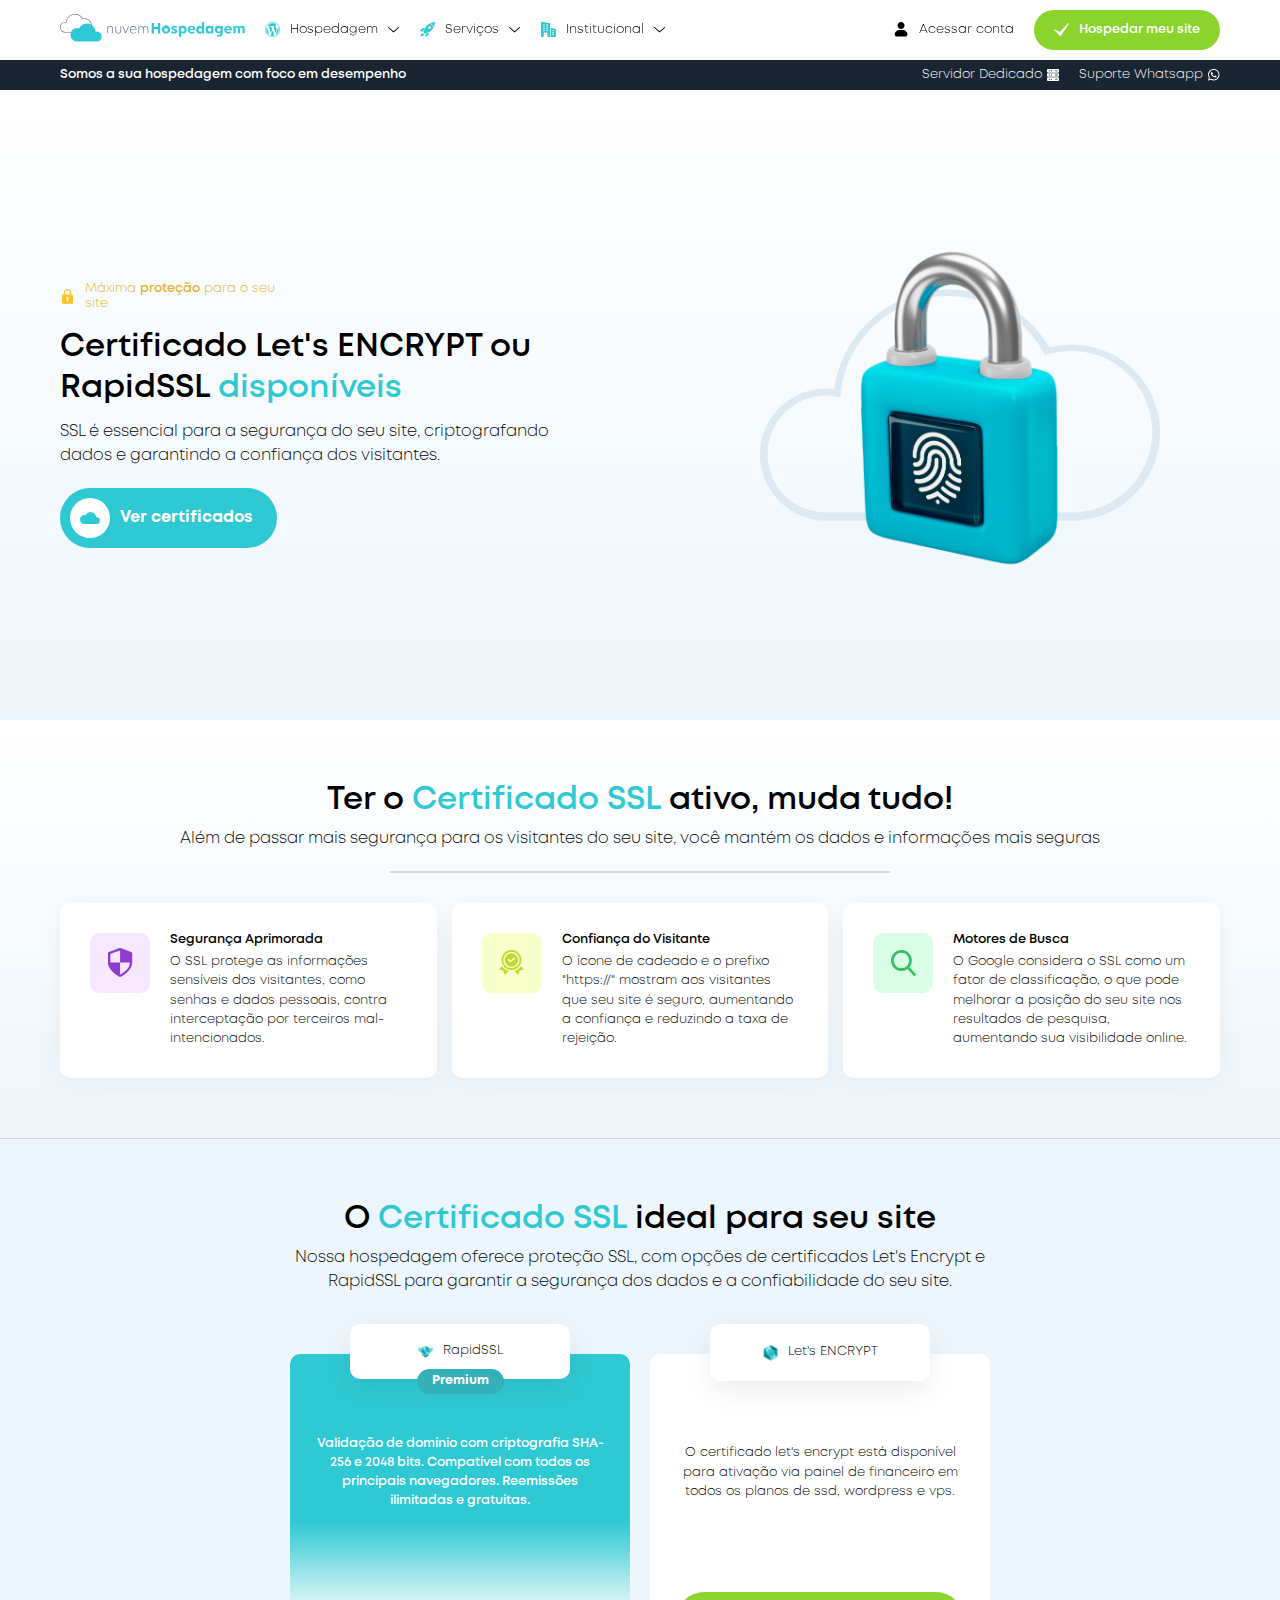
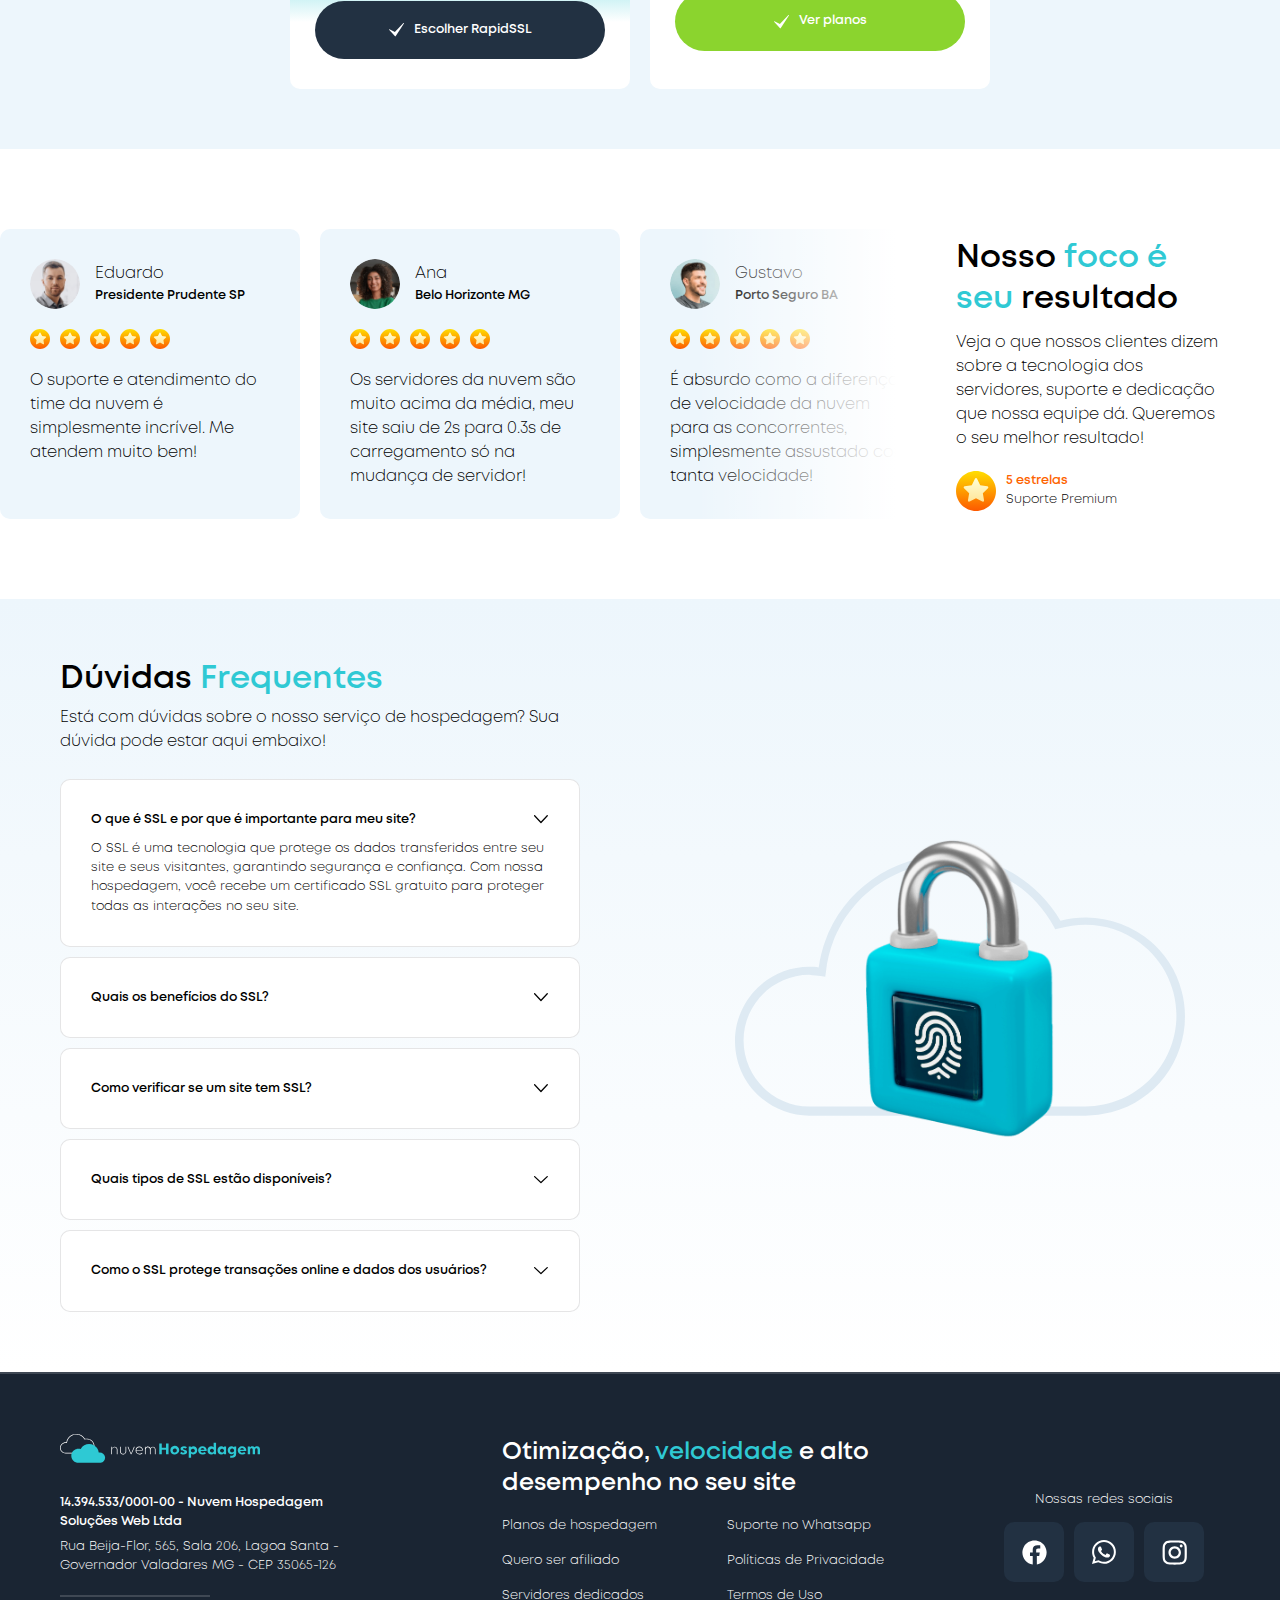
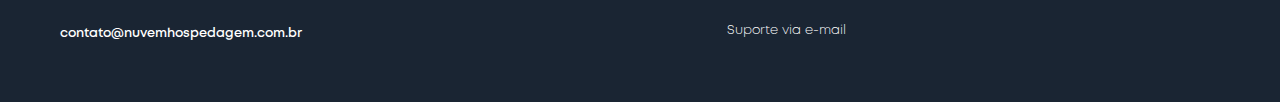
<file: certificado-ssl/index.html>
<!DOCTYPE html>
<html lang="pt-BR">
<head>
<meta charset="UTF-8"> <!-- SEMPRE primeiro -->

  <!-- Google Tag Manager -->
  <script>
  (function(w,d,s,l,i){w[l]=w[l]||[];w[l].push({'gtm.start':
  new Date().getTime(),event:'gtm.js'});var f=d.getElementsByTagName(s)[0],
  j=d.createElement(s),dl=l!='dataLayer'?'&l='+l:'';j.async=true;j.src=
  'https://www.googletagmanager.com/gtm.js?id='+i+dl;f.parentNode.insertBefore(j,f);
  })(window,document,'script','dataLayer','GTM-PV2DW98');
  </script>
  <!-- End Google Tag Manager -->
  
 <!-- Meta Pixel Code -->
<script>
!function(f,b,e,v,n,t,s)
{if(f.fbq)return;n=f.fbq=function(){n.callMethod?
n.callMethod.apply(n,arguments):n.queue.push(arguments)};
if(!f._fbq)f._fbq=n;n.push=n;n.loaded=!0;n.version='2.0';
n.queue=[];t=b.createElement(e);t.async=!0;
t.src=v;s=b.getElementsByTagName(e)[0];
s.parentNode.insertBefore(t,s)}(window, document,'script',
'https://connect.facebook.net/en_US/fbevents.js');
fbq('init', '682382215529226');
fbq('track', 'PageView');
</script>
<noscript><img height="1" width="1" style="display:none"
src="https://www.facebook.com/tr?id=682382215529226&ev=PageView&noscript=1"
/></noscript>
<!-- End Meta Pixel Code -->
  <meta charset="UTF-8">

  <meta name="HandheldFriendly" content="true">
  <meta http-equiv="X-UA-Compatible" content="IE=edge">
  <meta name="viewport" content="width=device-width, initial-scale=1.0, maximum-scale=1.0, user-scalable=no"/>

  <title>Certificados SSL Premium e Gratuitos | Nuvem Hospedagem</title>
  <meta property="og:title" content="Certificados SSL Premium e Gratuitos | Nuvem Hospedagem">

  <meta name="description" content="Obtenha SSL para seu site e proteja as informações dos seus visitantes. Com nossa hospedagem, oferecemos certificados SSL gratuitos, criptografando dados e aumentando a confiança do cliente.">
  <meta itemprop="description" content="Obtenha SSL para seu site e proteja as informações dos seus visitantes. Com nossa hospedagem, oferecemos certificados SSL gratuitos, criptografando dados e aumentando a confiança do cliente.">
  <meta property="og:description" content="Obtenha SSL para seu site e proteja as informações dos seus visitantes. Com nossa hospedagem, oferecemos certificados SSL gratuitos, criptografando dados e aumentando a confiança do cliente.">

  <meta name="theme-color" content="#FFFFFF">
  <meta name="msapplication-TileColor" content="#FFFFFF">
  <meta name="msapplication-navbutton-color" content="#FFFFFF">
  <meta name="apple-mobile-web-app-status-bar-style" content="#FFFFFF">

  <link rel="apple-touch-icon" sizes="180x180" href="https://nuvemhospedagem.com.br/assets/files/favicons/apple-touch-icon.png">
  <link rel="icon" type="image/png" sizes="32x32" href="https://nuvemhospedagem.com.br/assets/files/favicons/favicon-32x32.png">
  <link rel="icon" type="image/png" sizes="192x192" href="https://nuvemhospedagem.com.br/assets/files/favicons/android-chrome-192x192.png">
  <link rel="icon" type="image/png" sizes="16x16" href="https://nuvemhospedagem.com.br/assets/files/favicons/favicon-16x16.png">
  <link rel="mask-icon" href="https://nuvemhospedagem.com.br/assets/files/favicons/safari-pinned-tab.svg" color="#2dc9d4">
  <meta name="msapplication-TileImage" content="https://nuvemhospedagem.com.br/assets/files/favicons/mstile-144x144.png">
  <meta name="msapplication-config" content="https://nuvemhospedagem.com.br/assets/files/favicons/browserconfig.xml">
  <link rel="shortcut icon" href="../assets/files/favicons/favicon.ico">
  <link rel="manifest" href="../assets/files/favicons/site.webmanifest">

  <meta property="og:locale" content="pt_BR">
  <meta property="og:image:type" content="image/png">
  <meta property="og:image:width" content="1920">
  <meta property="og:image:height" content="1080">
  <meta property="og:type" content="website">
  <meta property="og:card" content="summary_large_image">

  <meta name="image" content="https://nuvemhospedagem.com.br/assets/files/favicons/capa.png">
  <meta itemprop="image" content="https://nuvemhospedagem.com.br/assets/files/favicons/capa.png">
  <meta property="og:image" content="https://nuvemhospedagem.com.br/assets/files/favicons/capa.png">

  <meta name="author" content="Nuvem Hospedagem">
  <meta itemprop="name" content="Nuvem Hospedagem">
  <meta name="article:author" content="Nuvem Hospedagem">
  <meta name="application-name" content="Nuvem Hospedagem">
  <meta property="og:site_name" content="Nuvem Hospedagem">
  <meta name="apple-mobile-web-app-title" content="Nuvem Hospedagem">

  <link href="../assets/css/pages/certificado-ssl/index.css" rel="stylesheet">
</head>
<body>

  

  <!-- 
    nav 
  -->
  <nav>
    <!-- Conteúdo -->
    <div class="conteudo">
      <!-- Logo -->
      <a href="/" class="logo">
        <img src="../assets/files/images/loog-nuvem.svg">
      </a>
      <!-- Botão Menu Mobile -->
      <button class="menu">
        <span class="um"></span>
        <span class="dois"></span>
      </button>
      <!-- Opções -->
      <div class="opcoes">
        <!-- Opção Hospedagem -->
        <div class="opcao">
          <button class="abrirOpcao">
            <img src="../assets/files/images/icone-wordpress.svg" class="icone">
            <p>Hospedagem</p>
            <img src="../assets/files/images/icone-setinha.svg" class="setinha">
          </button>
          <div class="subOpcoes">
            <a href="/hospedagem-wordpress">
              <img src="../assets/files/images/icone-wordpress.svg" class="icone">
              <p>Hospedagem WordPress</p>
            </a>
            <a href="/hospedagem-ssd">
              <img src="../assets/files/images/icone-backup-verde.svg" class="icone">
              <p>Hospedagem SSD</p>
            </a>
            <a href="/hospedagem-vps">
              <img src="../assets/files/images/icone-escudo-azul.svg" class="icone">
              <p>Hospedagem VPS</p>
            </a>
          </div>
        </div>
        <!-- Opção Serviços -->
        <div class="opcao">
          <button class="abrirOpcao">
            <img src="../assets/files/images/icone-foguete-azul.svg" class="icone">
            <p>Serviços</p>
            <img src="../assets/files/images/icone-setinha.svg" class="setinha">
          </button>
          <div class="subOpcoes">
            <a href="/certificado-ssl">
              <img src="../assets/files/images/icone-cadeado.svg" class="icone">
              <p>Certificado SSL</p>
            </a>
            <a href="/email-profissional">
              <img src="../assets/files/images/icone-arroba-vermelho.svg" class="icone">
              <p>E-mail profissional</p>
            </a>
            <a href="/registrar-dominio">
              <img src="../assets/files/images/icone-link.svg" class="icone">
              <p>Registrar domínio</p>
            </a>
          </div>
        </div>
        <!-- Opção Institucional -->
        <div class="opcao">
          <button class="abrirOpcao">
            <img src="../assets/files/images/icone-institucional.svg" class="icone">
            <p>Institucional</p>
            <img src="../assets/files/images/icone-setinha.svg" class="setinha">
          </button>
          <div class="subOpcoes">
            <a href="/sobre-nos">
              <img src="../assets/files/images/icone-nuvem-preto.svg" class="icone">
              <p>Sobre nós</p>
            </a>
            <a href="/perguntas-frequentes">
              <img src="../assets/files/images/icone-busca-verde.svg" class="icone">
              <p>Perguntas frequentes</p>
            </a>
            <a href="/afiliados">
              <img src="../assets/files/images/icone-parceiro.svg" class="icone">
              <p>Seja um afiliado</p>
            </a>
          </div>
        </div>
        <!-- Acessar conta -->
        <a href="https://cliente.nuvemhospedagem.com.br/index.php/login" target="_blank" class="entrar">
          <img src="../assets/files/images/icone-usuario.svg" class="icone">
          <p>Acessar conta</p>
        </a>
        <!-- Hospedar site -->
        <a href="/hospedagem-wordpress" class="hospedar">
          <img src="../assets/files/images/icone-check.svg" class="icone">
          <p>Hospedar meu site</p>
        </a>
      </div>
    </div>
    <!-- Faixa -->
    <div class="faixa">
      <h3>Somos a sua hospedagem com foco em desempenho</h3>
      <a href="/hospedagem-vps">
        <p>Servidor Dedicado</p>
        <img src="../assets/files/images/icone-dados.svg">
      </a>
      <a href="https://api.whatsapp.com/send?phone=551130424338&text=Ol%C3%A1,%20vim%20do%20site%20de%20voc%C3%AAs%20e%20preciso%20de%20ajuda!" target="_blank">
        <p>Suporte Whatsapp</p>
        <img src="../assets/files/images/icone-whatsapp.svg">
      </a>
    </div>
    <!-- Tamanho -->
    <div class="tamanho"></div>
  </nav>

  <!-- 
    seção apresentação 
  -->
  <section class="apresentacao quatro">
    <!-- Texto -->
    <div class="texto">
      <div class="tag laranja">
        <img src="../assets/files/images/icone-cadeado.svg">
        <h3>Máxima <span>proteção</span> para o seu site</h3>
      </div>
      <h1>Certificado Let's ENCRYPT ou RapidSSL <span>disponíveis</span></h1>
      <p>SSL é essencial para a segurança do seu site, criptografando dados e garantindo a confiança dos visitantes.</p>
      <a href="#planos">
        <div class="icone">
          <img src="../assets/files/images/icone-nuvem-cheio.svg">
        </div>
        <h3>Ver certificados</h3>
      </a>
    </div>
    <!-- Imagem -->
    <div class="imagem">
      <img src="../assets/files/images/cadeado-3d.png" class="homem">
      <img src="../assets/files/images/icone-nuvem.svg" class="nuvem">
    </div>
  </section>

  <!-- 
    seção modelamos 
  -->
  <section class="modelamos dois">
    <!-- Titulo -->
    <div class="titulo">
      <h2>Ter o <span>Certificado SSL</span> ativo, muda tudo!</h2>
      <p>Além de passar mais segurança para os visitantes do seu site, você mantém os dados e informações mais seguras</p>
      <div class="linha"></div>
    </div>
    <!-- Quadros -->
    <div class="quadros">
      <div class="quadro">
        <div class="icone um">
          <img src="../assets/files/images/icone-escudo-roxo.svg">
        </div>
        <div class="texto">
          <h3>Segurança Aprimorada</h3>
          <p>O SSL protege as informações sensíveis dos visitantes, como senhas e dados pessoais, contra interceptação por terceiros mal-intencionados.</p>
        </div>
      </div>
      <div class="quadro">
        <div class="icone dois">
          <img src="../assets/files/images/icone-medalha-musgo.svg">
        </div>
        <div class="texto">
          <h3>Confiança do Visitante</h3>
          <p>O ícone de cadeado e o prefixo "https://" mostram aos visitantes que seu site é seguro, aumentando a confiança e reduzindo a taxa de rejeição.</p>
        </div>
      </div>
      <div class="quadro">
        <div class="icone tres">
          <img src="../assets/files/images/icone-busca-verde.svg">
        </div>
        <div class="texto">
          <h3>Motores de Busca</h3>
          <p>O Google considera o SSL como um fator de classificação, o que pode melhorar a posição do seu site nos resultados de pesquisa, aumentando sua visibilidade online.</p>
        </div>
      </div>
    </div>
  </section>

  <!-- s
    eção planos 
  -->
  <section class="planos tres" id="planos">
    <!-- Titulo -->
    <div class="titulo">
      <h2>O <span>Certificado SSL</span> ideal para seu site</h2>
      <p>Nossa hospedagem oferece proteção SSL, com opções de certificados Let's Encrypt e RapidSSL para garantir a segurança dos dados e a confiabilidade do seu site.</p>
    </div>
    <!-- itens -->
    <div class="itens">
      <!-- Plano Starter -->
      <div class="item destaque high">
        <div class="nome">
          <img src="../assets/files/images/plano-advanced.png">
          <p>RapidSSL</p>
          <h4>Premium</h4>
        </div>
        <div class="subtitulo">
          <p>Validação de domínio com criptografia SHA-256 e 2048 bits. Compatível com todos os principais navegadores. Reemissões ilimitadas e gratuitas.</p>
        </div>
        <div class="preco">
          <div class="anual">
            <h3>R$</h3>
            <h2>110</h2>
            <div class="parte">
              <h4>,00</h4>
              <p>por ano</p>
            </div>
          </div>
        </div>
        <div class="botao">
          <a href="https://cliente.nuvemhospedagem.com.br/cart.php?a=confproduct&i=1" target="_blank">
            <img src="../assets/files/images/icone-check.svg">
            <p>Escolher RapidSSL</p>
          </a>
        </div>
      </div>
      <!-- Plano Starter -->
      <div class="item advanced">
        <div class="nome">
          <img src="../assets/files/images/plano-starter.png">
          <p>Let's ENCRYPT</p>
        </div>
        <div class="subtitulo">
          <p>O certificado let's encrypt está disponível para ativação via painel de financeiro em todos os planos de ssd, wordpress e vps.</p>
        </div>
        <div class="preco">
          <div class="anual">
            <h3>R$</h3>
            <h2>0</h2>
            <div class="parte">
              <h4>,00</h4>
              <p>para sempre</p>
            </div>
          </div>
        </div>
        <div class="botao">
          <a href="/hospedagem-ssd">
            <img src="../assets/files/images/icone-check.svg">
            <p>Ver planos</p>
          </a>
        </div>
      </div>
    </div>
  </section>

  <!-- 
    seção depoimentos 
  -->
  <section class="depoimentos tres">
    <!-- Slide -->
    <div class="slide">
      <div class="sombra um"></div>
      <div class="sombra dois"></div>
      <div class="itens">
        <!-- Depoimento 1 -->
        <div class="item">
          <div class="nome">
            <div class="foto" style="background-image: url('../assets/files/images/foto-pessoa-1.png');"></div>
            <div class="info">
              <h3>Eduardo</h3>
              <h4>Presidente Prudente SP</h4>
            </div>
          </div>
          <div class="estrelas">
            <img src="../assets/files/images/icone-estrela-laranja.svg">
            <img src="../assets/files/images/icone-estrela-laranja.svg">
            <img src="../assets/files/images/icone-estrela-laranja.svg">
            <img src="../assets/files/images/icone-estrela-laranja.svg">
            <img src="../assets/files/images/icone-estrela-laranja.svg">
          </div>
          <p>O suporte e atendimento do time da nuvem é simplesmente incrível. Me atendem muito bem!</p>
        </div>
        <!-- Depoimento 2 -->
        <div class="item">
          <div class="nome">
            <div class="foto" style="background-image: url('../assets/files/images/foto-pessoa-2.png');"></div>
            <div class="info">
              <h3>Ana</h3>
              <h4>Belo Horizonte MG</h4>
            </div>
          </div>
          <div class="estrelas">
            <img src="../assets/files/images/icone-estrela-laranja.svg">
            <img src="../assets/files/images/icone-estrela-laranja.svg">
            <img src="../assets/files/images/icone-estrela-laranja.svg">
            <img src="../assets/files/images/icone-estrela-laranja.svg">
            <img src="../assets/files/images/icone-estrela-laranja.svg">
          </div>
          <p>Os servidores da nuvem são muito acima da média, meu site saiu de 2s para 0.3s de carregamento só na mudança de servidor!</p>
        </div>
        <!-- Depoimento 3 -->
        <div class="item">
          <div class="nome">
            <div class="foto" style="background-image: url('../assets/files/images/foto-pessoa-3.png');"></div>
            <div class="info">
              <h3>Gustavo</h3>
              <h4>Porto Seguro BA</h4>
            </div>
          </div>
          <div class="estrelas">
            <img src="../assets/files/images/icone-estrela-laranja.svg">
            <img src="../assets/files/images/icone-estrela-laranja.svg">
            <img src="../assets/files/images/icone-estrela-laranja.svg">
            <img src="../assets/files/images/icone-estrela-laranja.svg">
            <img src="../assets/files/images/icone-estrela-laranja.svg">
          </div>
          <p>É absurdo como a diferença de velocidade da nuvem para as concorrentes, simplesmente assustado com tanta velocidade!</p>
        </div>
        <!-- Depoimento 4 -->
        <div class="item">
          <div class="nome">
            <div class="foto" style="background-image: url('../assets/files/images/foto-pessoa-4.png');"></div>
            <div class="info">
              <h3>Cristina</h3>
              <h4>Porto Alegre RS</h4>
            </div>
          </div>
          <div class="estrelas">
            <img src="../assets/files/images/icone-estrela-laranja.svg">
            <img src="../assets/files/images/icone-estrela-laranja.svg">
            <img src="../assets/files/images/icone-estrela-laranja.svg">
            <img src="../assets/files/images/icone-estrela-laranja.svg">
            <img src="../assets/files/images/icone-estrela-laranja.svg">
          </div>
          <p>Amei o Elementor PRO gratuito no meu plano! Sem falar no super suporte que a nuvem me dá!</p>
        </div>
        <!-- Depoimento 1 -->
        <div class="item">
          <div class="nome">
            <div class="foto" style="background-image: url('../assets/files/images/foto-pessoa-1.png');"></div>
            <div class="info">
              <h3>Eduardo</h3>
              <h4>Presidente Prudente SP</h4>
            </div>
          </div>
          <div class="estrelas">
            <img src="../assets/files/images/icone-estrela-laranja.svg">
            <img src="../assets/files/images/icone-estrela-laranja.svg">
            <img src="../assets/files/images/icone-estrela-laranja.svg">
            <img src="../assets/files/images/icone-estrela-laranja.svg">
            <img src="../assets/files/images/icone-estrela-laranja.svg">
          </div>
          <p>O suporte e atendimento do time da nuvem é simplesmente incrível. Me atendem muito bem!</p>
        </div>
        <!-- Depoimento 2 -->
        <div class="item">
          <div class="nome">
            <div class="foto" style="background-image: url('../assets/files/images/foto-pessoa-2.png');"></div>
            <div class="info">
              <h3>Ana</h3>
              <h4>Belo Horizonte MG</h4>
            </div>
          </div>
          <div class="estrelas">
            <img src="../assets/files/images/icone-estrela-laranja.svg">
            <img src="../assets/files/images/icone-estrela-laranja.svg">
            <img src="../assets/files/images/icone-estrela-laranja.svg">
            <img src="../assets/files/images/icone-estrela-laranja.svg">
            <img src="../assets/files/images/icone-estrela-laranja.svg">
          </div>
          <p>Os servidores da nuvem são muito acima da média, meu site saiu de 2s para 0.3s de carregamento só na mudança de servidor!</p>
        </div>
        <!-- Depoimento 3 -->
        <div class="item">
          <div class="nome">
            <div class="foto" style="background-image: url('../assets/files/images/foto-pessoa-3.png');"></div>
            <div class="info">
              <h3>Gustavo</h3>
              <h4>Porto Seguro BA</h4>
            </div>
          </div>
          <div class="estrelas">
            <img src="../assets/files/images/icone-estrela-laranja.svg">
            <img src="../assets/files/images/icone-estrela-laranja.svg">
            <img src="../assets/files/images/icone-estrela-laranja.svg">
            <img src="../assets/files/images/icone-estrela-laranja.svg">
            <img src="../assets/files/images/icone-estrela-laranja.svg">
          </div>
          <p>É absurdo como a diferença de velocidade da nuvem para as concorrentes, simplesmente assustado com tanta velocidade!</p>
        </div>
        <!-- Depoimento 4 -->
        <div class="item">
          <div class="nome">
            <div class="foto" style="background-image: url('../assets/files/images/foto-pessoa-4.png');"></div>
            <div class="info">
              <h3>Cristina</h3>
              <h4>Porto Alegre RS</h4>
            </div>
          </div>
          <div class="estrelas">
            <img src="../assets/files/images/icone-estrela-laranja.svg">
            <img src="../assets/files/images/icone-estrela-laranja.svg">
            <img src="../assets/files/images/icone-estrela-laranja.svg">
            <img src="../assets/files/images/icone-estrela-laranja.svg">
            <img src="../assets/files/images/icone-estrela-laranja.svg">
          </div>
          <p>Amei o Elementor PRO gratuito no meu plano! Sem falar no super suporte que a nuvem me dá!</p>
        </div>
      </div>
    </div>
    <!-- Texto -->
    <div class="texto">
      <h2>Nosso <span>foco é seu</span> resultado</h2>
      <p>Veja o que nossos clientes dizem sobre a tecnologia dos servidores, suporte e dedicação que nossa equipe dá. Queremos o seu melhor resultado!</p>
      <div class="tag">
        <img src="../assets/files/images/icone-estrela-laranja.svg">
        <div class="info">
          <h3>5 estrelas</h3>
          <h4>Suporte Premium</h4>
        </div>
      </div>
    </div>
  </section>

  <!-- 
    seção dúvidas 
  -->
  <section class="duvidas dois">
    <!-- Texto -->
    <div class="texto">
      <h2>Dúvidas <span>Frequentes</span></h2>
      <p>Está com dúvidas sobre o nosso serviço de hospedagem? Sua dúvida pode estar aqui embaixo!</p>
      <div class="duvida ativo">
        <div class="nome">
          <h3>O que é SSL e por que é importante para meu site?</h3>
          <img src="../assets/files/images/icone-setinha.svg">
        </div>
        <h4>O SSL é uma tecnologia que protege os dados transferidos entre seu site e seus visitantes, garantindo segurança e confiança. Com nossa hospedagem, você recebe um certificado SSL gratuito para proteger todas as interações no seu site.</h4>
      </div>
      <div class="duvida">
        <div class="nome">
          <h3>Quais os benefícios do SSL?</h3>
          <img src="../assets/files/images/icone-setinha.svg">
        </div>
        <h4>O SSL criptografa as informações transmitidas entre seu site e os visitantes, protegendo dados pessoais e financeiros contra interceptação por terceiros. Com nosso certificado SSL incluído, seus visitantes podem navegar e comprar com confiança.</h4>
      </div>
      <div class="duvida">
        <div class="nome">
          <h3>Como verificar se um site tem SSL?</h3>
          <img src="../assets/files/images/icone-setinha.svg">
        </div>
        <h4>Você pode verificar facilmente se um site tem SSL observando se o URL começa com "https://" e se há um ícone de cadeado ao lado. Com nossa hospedagem, seu site exibirá automaticamente esses indicadores de segurança, transmitindo confiança aos visitantes.</h4>
      </div>
      <div class="duvida">
        <div class="nome">
          <h3>Quais tipos de SSL estão disponíveis?</h3>
          <img src="../assets/files/images/icone-setinha.svg">
        </div>
        <h4>Oferecemos certificados SSL de alta qualidade, incluindo SSL Let's Encrypt, para proteção básica, e RapidSSL, para segurança avançada. Com nossa hospedagem, você tem acesso a uma variedade de opções para atender às suas necessidades específicas de segurança.</h4>
      </div>
      <div class="duvida">
        <div class="nome">
          <h3>Como o SSL protege transações online e dados dos usuários?</h3>
          <img src="../assets/files/images/icone-setinha.svg">
        </div>
        <h4>O SSL garante que todas as informações transferidas entre seu site e os visitantes sejam criptografadas, impedindo que hackers interceptem e explorem dados sensíveis. Com nossa hospedagem, seus clientes podem realizar transações online com confiança, sabendo que seus dados estão seguros.</h4>
      </div>
    </div>
    <!-- Imagem -->
    <div class="imagem tres">
      <img src="../assets/files/images/cadeado-3d.png" class="homem">
      <img src="../assets/files/images/icone-nuvem.svg" class="nuvem">
    </div>
  </section>

  <!-- 
    footer 
  -->
  <footer>
    <!-- Copyright -->
    <div class="copyright">
      <img src="../assets/files/images/logo-nuvem-2.svg">
      <h3>14.394.533/0001-00 - Nuvem Hospedagem Soluções Web Ltda</h3>
      <p>Rua Beija-Flor, 565, Sala 206, Lagoa Santa - Governador Valadares MG - CEP 35065-126</p>
      <div class="linha"></div>
      <h4>contato@nuvemhospedagem.com.br</h4>
    </div>
    <!-- Links -->
    <div class="links">
      <h2>Otimização, <span>velocidade</span> e alto desempenho no seu site</h2>
      <div class="partes">
        <div class="parte">
          <a href="/hospedagem-wordpress">Planos de hospedagem</a>
          <a href="/afiliados">Quero ser afiliado</a>
          <a href="/hospedagem-vps">Servidores dedicados</a>
        </div>
        <div class="parte">
          <a href="https://api.whatsapp.com/send?phone=551130424338&text=Ol%C3%A1,%20vim%20do%20site%20de%20voc%C3%AAs%20e%20preciso%20de%20ajuda!" target="_blank">Suporte no Whatsapp</a>
          <a href="/documentos/politica-privacidade">Políticas de Privacidade</a>
          <a href="/documentos/termos-de-uso">Termos de Uso</a>
          <a href="mailto:contato@nuvemhospedagem.com.br">Suporte via e-mail</a>
        </div>
      </div>
    </div>
    <!-- Redes -->
    <div class="redes">
      <h3>Nossas redes sociais</h3>
      <div class="botoes">
        <a href="https://facebook.com/nuvemhospedagem" target="_blank">
          <img src="../assets/files/images/icone-facebook.svg">
        </a>
        <a href="https://api.whatsapp.com/send?phone=551130424338&text=Ol%C3%A1,%20vim%20do%20site%20de%20voc%C3%AAs%20e%20preciso%20de%20ajuda!" target="_blank">
          <img src="../assets/files/images/icone-whatsapp.svg">
        </a>
        <a href="https://instagram.com/nuvemhospedagem" target="_blank">
          <img src="../assets/files/images/icone-instagram.svg">
        </a>
      </div>
    </div>
  </footer>

  <!-- 
    scripts 
  -->
  <script src="../assets/js/global/global.js"></script>
  <script src="../assets/js/elementos/nav.js"></script>
  <script src="../assets/js/sections/animar-section.js"></script>
  <script src="../assets/js/sections/section-duvidas.js"></script>

<!-- Google Tag Manager (noscript) -->
<noscript><iframe src="https://www.googletagmanager.com/ns.html?id=GTM-PV2DW98"
height="0" width="0" style="display:none;visibility:hidden"></iframe></noscript>
<!-- End Google Tag Manager (noscript) -->
  
  <!-- 
    Chat ao vivo 
  -->
  <iframe data-product="web_widget" title="No content" role="presentation" tabindex="-1" allow="microphone *" aria-hidden="true" src="about:blank" style="width: 0px; height: 0px; border: 0px; position: absolute; top: -9999px;"></iframe>
  <script type="text/javascript">
    window.$zopim||(function(d,s){var z=$zopim=function(c){z._.push(c)},$=z.s=
    d.createElement(s),e=d.getElementsByTagName(s)[0];z.set=function(o){z.set.
    _.push(o)};z._=[];z.set._=[];$.async=!0;$.setAttribute("charset","utf-8");
    $.src="https://v2.zopim.com/?22CBWIRVUp0PfpBgTVJQxeMMfOjo2L7S";z.t=+new Date;$.
    type="text/javascript";e.parentNode.insertBefore($,e)})(document,"script");
  </script>

</body>
</html>
</file>
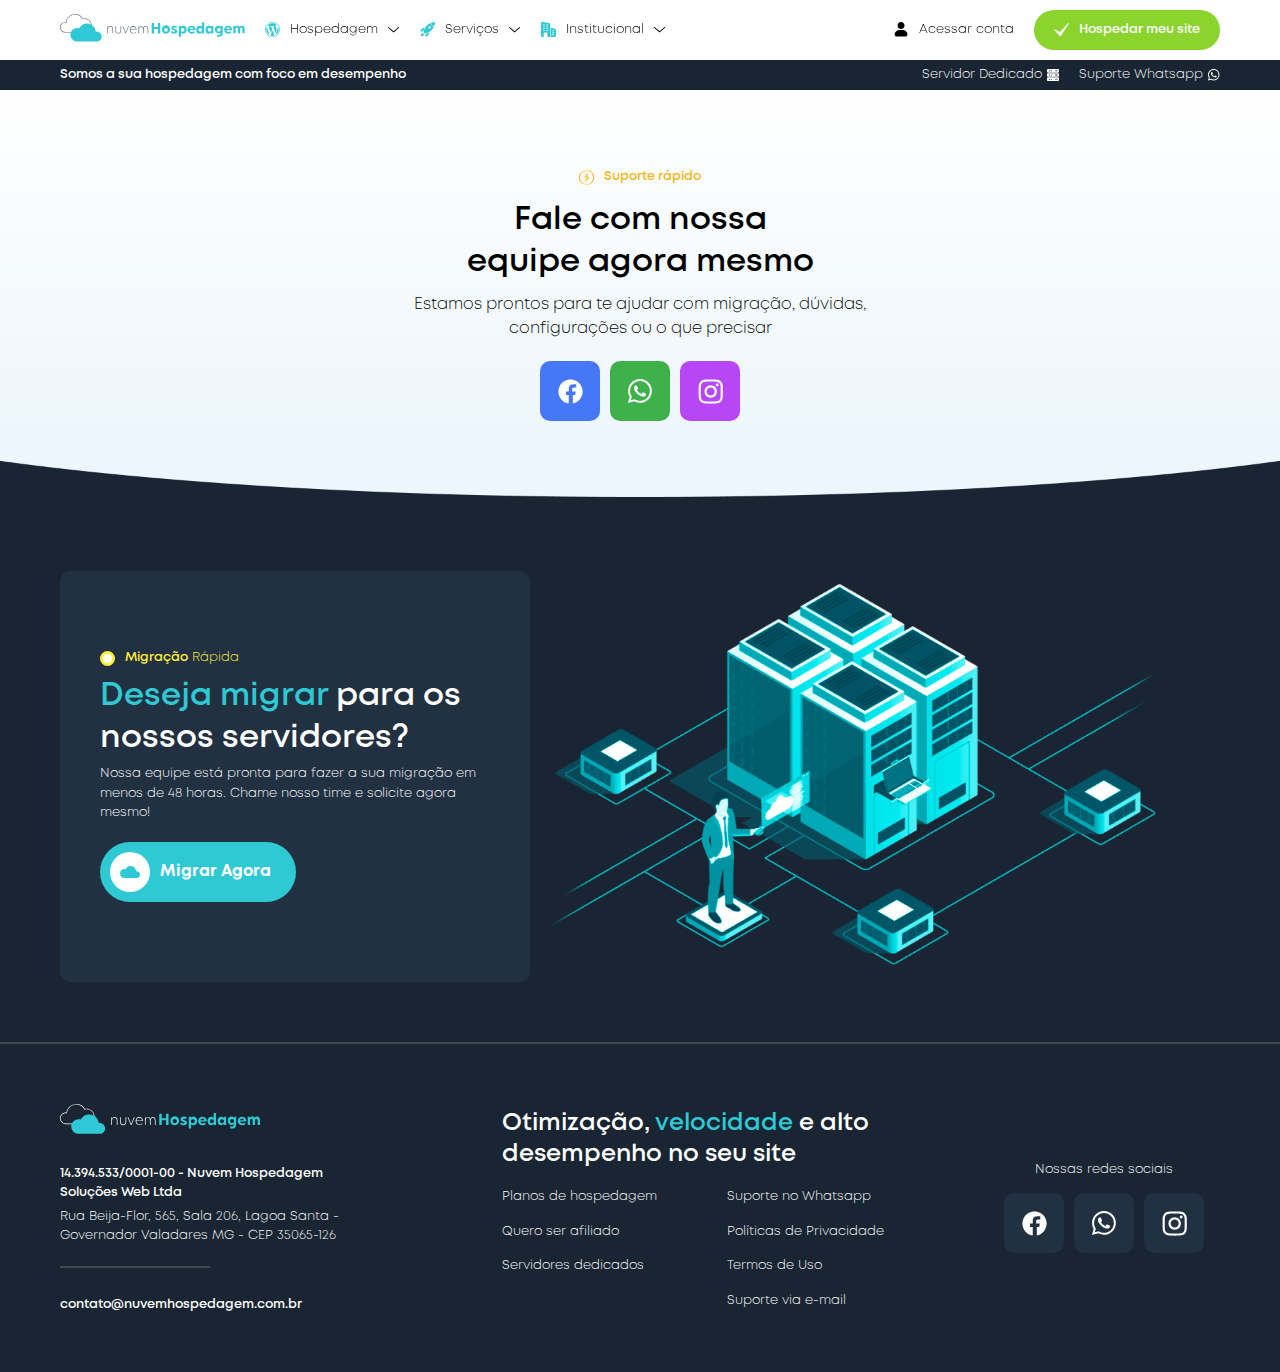
<file: contato/index.html>
<!DOCTYPE html>
<html lang="pt-BR">
<head>
 <meta charset="UTF-8"> <!-- SEMPRE primeiro -->

  <!-- Google Tag Manager -->
  <script>
  (function(w,d,s,l,i){w[l]=w[l]||[];w[l].push({'gtm.start':
  new Date().getTime(),event:'gtm.js'});var f=d.getElementsByTagName(s)[0],
  j=d.createElement(s),dl=l!='dataLayer'?'&l='+l:'';j.async=true;j.src=
  'https://www.googletagmanager.com/gtm.js?id='+i+dl;f.parentNode.insertBefore(j,f);
  })(window,document,'script','dataLayer','GTM-PV2DW98');
  </script>
  <!-- End Google Tag Manager -->
    <!-- Meta Pixel Code -->
<script>
!function(f,b,e,v,n,t,s)
{if(f.fbq)return;n=f.fbq=function(){n.callMethod?
n.callMethod.apply(n,arguments):n.queue.push(arguments)};
if(!f._fbq)f._fbq=n;n.push=n;n.loaded=!0;n.version='2.0';
n.queue=[];t=b.createElement(e);t.async=!0;
t.src=v;s=b.getElementsByTagName(e)[0];
s.parentNode.insertBefore(t,s)}(window, document,'script',
'https://connect.facebook.net/en_US/fbevents.js');
fbq('init', '682382215529226');
fbq('track', 'PageView');
</script>
<noscript><img height="1" width="1" style="display:none"
src="https://www.facebook.com/tr?id=682382215529226&ev=PageView&noscript=1"
/></noscript>
<!-- End Meta Pixel Code -->
  <meta charset="UTF-8">

  <meta name="HandheldFriendly" content="true">
  <meta http-equiv="X-UA-Compatible" content="IE=edge">
  <meta name="viewport" content="width=device-width, initial-scale=1.0, maximum-scale=1.0, user-scalable=no"/>

  <title>Fale com a gente | Nuvem Hospedagem</title>
  <meta property="og:title" content="Fale com a gente | Nuvem Hospedagem">

  <meta name="description" content="Fale conosco para obter suporte técnico e mais informações sobre nossos serviços de hospedagem na Nuvem.">
  <meta itemprop="description" content="Fale conosco para obter suporte técnico e mais informações sobre nossos serviços de hospedagem na Nuvem.">
  <meta property="og:description" content="Fale conosco para obter suporte técnico e mais informações sobre nossos serviços de hospedagem na Nuvem.">

  <meta name="theme-color" content="#FFFFFF">
  <meta name="msapplication-TileColor" content="#FFFFFF">
  <meta name="msapplication-navbutton-color" content="#FFFFFF">
  <meta name="apple-mobile-web-app-status-bar-style" content="#FFFFFF">

  <link rel="apple-touch-icon" sizes="180x180" href="https://nuvemhospedagem.com.br/assets/files/favicons/apple-touch-icon.png">
  <link rel="icon" type="image/png" sizes="32x32" href="https://nuvemhospedagem.com.br/assets/files/favicons/favicon-32x32.png">
  <link rel="icon" type="image/png" sizes="192x192" href="https://nuvemhospedagem.com.br/assets/files/favicons/android-chrome-192x192.png">
  <link rel="icon" type="image/png" sizes="16x16" href="https://nuvemhospedagem.com.br/assets/files/favicons/favicon-16x16.png">
  <link rel="mask-icon" href="https://nuvemhospedagem.com.br/assets/files/favicons/safari-pinned-tab.svg" color="#2dc9d4">
  <meta name="msapplication-TileImage" content="https://nuvemhospedagem.com.br/assets/files/favicons/mstile-144x144.png">
  <meta name="msapplication-config" content="https://nuvemhospedagem.com.br/assets/files/favicons/browserconfig.xml">
  <link rel="shortcut icon" href="../assets/files/favicons/favicon.ico">
  <link rel="manifest" href="../assets/files/favicons/site.webmanifest">

  <meta property="og:locale" content="pt_BR">
  <meta property="og:image:type" content="image/png">
  <meta property="og:image:width" content="1920">
  <meta property="og:image:height" content="1080">
  <meta property="og:type" content="website">
  <meta property="og:card" content="summary_large_image">

  <meta name="image" content="https://nuvemhospedagem.com.br/assets/files/favicons/capa.png">
  <meta itemprop="image" content="https://nuvemhospedagem.com.br/assets/files/favicons/capa.png">
  <meta property="og:image" content="https://nuvemhospedagem.com.br/assets/files/favicons/capa.png">

  <meta name="author" content="Nuvem Hospedagem">
  <meta itemprop="name" content="Nuvem Hospedagem">
  <meta name="article:author" content="Nuvem Hospedagem">
  <meta name="application-name" content="Nuvem Hospedagem">
  <meta property="og:site_name" content="Nuvem Hospedagem">
  <meta name="apple-mobile-web-app-title" content="Nuvem Hospedagem">

  <link href="../assets/css/pages/contato/index.css" rel="stylesheet">
</head>
<body>

  <!-- 
    nav 
  -->
  <nav>
    <!-- Conteúdo -->
    <div class="conteudo">
      <!-- Logo -->
      <a href="/" class="logo">
        <img src="../assets/files/images/loog-nuvem.svg">
      </a>
      <!-- Botão Menu Mobile -->
      <button class="menu">
        <span class="um"></span>
        <span class="dois"></span>
      </button>
      <!-- Opções -->
      <div class="opcoes">
        <!-- Opção Hospedagem -->
        <div class="opcao">
          <button class="abrirOpcao">
            <img src="../assets/files/images/icone-wordpress.svg" class="icone">
            <p>Hospedagem</p>
            <img src="../assets/files/images/icone-setinha.svg" class="setinha">
          </button>
          <div class="subOpcoes">
            <a href="/hospedagem-wordpress">
              <img src="../assets/files/images/icone-wordpress.svg" class="icone">
              <p>Hospedagem WordPress</p>
            </a>
            <a href="/hospedagem-ssd">
              <img src="../assets/files/images/icone-backup-verde.svg" class="icone">
              <p>Hospedagem SSD</p>
            </a>
            <a href="/hospedagem-vps">
              <img src="../assets/files/images/icone-escudo-azul.svg" class="icone">
              <p>Hospedagem VPS</p>
            </a>
          </div>
        </div>
        <!-- Opção Serviços -->
        <div class="opcao">
          <button class="abrirOpcao">
            <img src="../assets/files/images/icone-foguete-azul.svg" class="icone">
            <p>Serviços</p>
            <img src="../assets/files/images/icone-setinha.svg" class="setinha">
          </button>
          <div class="subOpcoes">
            <a href="/certificado-ssl">
              <img src="../assets/files/images/icone-cadeado.svg" class="icone">
              <p>Certificado SSL</p>
            </a>
            <a href="/email-profissional">
              <img src="../assets/files/images/icone-arroba-vermelho.svg" class="icone">
              <p>E-mail profissional</p>
            </a>
            <a href="/registrar-dominio">
              <img src="../assets/files/images/icone-link.svg" class="icone">
              <p>Registrar domínio</p>
            </a>
          </div>
        </div>
        <!-- Opção Institucional -->
        <div class="opcao">
          <button class="abrirOpcao">
            <img src="../assets/files/images/icone-institucional.svg" class="icone">
            <p>Institucional</p>
            <img src="../assets/files/images/icone-setinha.svg" class="setinha">
          </button>
          <div class="subOpcoes">
            <a href="/sobre-nos">
              <img src="../assets/files/images/icone-nuvem-preto.svg" class="icone">
              <p>Sobre nós</p>
            </a>
            <a href="/perguntas-frequentes">
              <img src="../assets/files/images/icone-busca-verde.svg" class="icone">
              <p>Perguntas frequentes</p>
            </a>
            <a href="/afiliados">
              <img src="../assets/files/images/icone-parceiro.svg" class="icone">
              <p>Seja um afiliado</p>
            </a>
          </div>
        </div>
        <!-- Acessar conta -->
        <a href="https://cliente.nuvemhospedagem.com.br/index.php/login" target="_blank" class="entrar">
          <img src="../assets/files/images/icone-usuario.svg" class="icone">
          <p>Acessar conta</p>
        </a>
        <!-- Hospedar site -->
        <a href="/hospedagem-wordpress" class="hospedar">
          <img src="../assets/files/images/icone-check.svg" class="icone">
          <p>Hospedar meu site</p>
        </a>
      </div>
    </div>
    <!-- Faixa -->
    <div class="faixa">
      <h3>Somos a sua hospedagem com foco em desempenho</h3>
      <a href="/hospedagem-vps">
        <p>Servidor Dedicado</p>
        <img src="../assets/files/images/icone-dados.svg">
      </a>
      <a href="https://api.whatsapp.com/send?phone=551130424338&text=Ol%C3%A1,%20vim%20do%20site%20de%20voc%C3%AAs%20e%20preciso%20de%20ajuda!" target="_blank">
        <p>Suporte Whatsapp</p>
        <img src="../assets/files/images/icone-whatsapp.svg">
      </a>
    </div>
    <!-- Tamanho -->
    <div class="tamanho"></div>
  </nav>

  <!-- 
    seção pergunta 
  -->
  <section class="pergunta">
    <!-- Texto -->
    <div class="texto">
      <div class="tag">
        <img src="../assets/files/images/icone-raio-circulo.svg">
        <h3>Suporte rápido</h3>
      </div>
      <h2>Fale com nossa equipe agora mesmo</h2>
      <p>Estamos prontos para te ajudar com migração, dúvidas, configurações ou o que precisar</p>
      <div class="botoes">
        <a href="https://facebook.com/nuvemhospedagem" target="_blank" class="um">
          <img src="../assets/files/images/icone-facebook.svg">
        </a>
        <a href="https://api.whatsapp.com/send?phone=551130424338&text=Ol%C3%A1,%20vim%20do%20site%20de%20voc%C3%AAs%20e%20preciso%20de%20ajuda!" target="_blank" class="dois">
          <img src="../assets/files/images/icone-whatsapp.svg">
        </a>
        <a href="https://instagram.com/nuvemhospedagem" target="_blank" class="tres">
          <img src="../assets/files/images/icone-instagram.svg">
        </a>
      </div>
    </div>
  </section>

  <!-- 
    seção migrar 
  -->
  <section class="migrar">

    <!-- Divisor -->
    <img src="../assets/files/images/divisor.png" class="divisor">
    <!-- Quadro -->
    <div class="quadro">
      <div class="tag">
        <div class="bolinha"></div>
        <h3><span>Migração</span> Rápida</h3>
      </div>
      <h2><span>Deseja migrar</span> para os nossos servidores?</h2>
      <p>Nossa equipe está pronta para fazer a sua migração em menos de 48 horas. Chame nosso time e solicite agora mesmo!</p>
      <a href="https://api.whatsapp.com/send?phone=551130424338&text=Ol%C3%A1,%20gostaria%20de%20migrar%20meu%20site%20para%20a%20nuvem!" target="_blank">
        <div class="icone">
          <img src="../assets/files/images/icone-nuvem-cheio.svg">
        </div>
        <h3>Migrar Agora</h3>
      </a>
    </div>
    <!-- Imagem -->
    <img src="../assets/files/images/servidores.png" class="vetor">
  </section>

  <!-- 
    footer 
  -->
  <footer>
    <!-- Copyright -->
    <div class="copyright">
      <img src="../assets/files/images/logo-nuvem-2.svg">
      <h3>14.394.533/0001-00 - Nuvem Hospedagem Soluções Web Ltda</h3>
      <p>Rua Beija-Flor, 565, Sala 206, Lagoa Santa - Governador Valadares MG - CEP 35065-126</p>
      <div class="linha"></div>
      <h4>contato@nuvemhospedagem.com.br</h4>
    </div>
    <!-- Links -->
    <div class="links">
      <h2>Otimização, <span>velocidade</span> e alto desempenho no seu site</h2>
      <div class="partes">
        <div class="parte">
          <a href="/hospedagem-wordpress">Planos de hospedagem</a>
          <a href="/afiliados">Quero ser afiliado</a>
          <a href="/hospedagem-vps">Servidores dedicados</a>
        </div>
        <div class="parte">
          <a href="https://api.whatsapp.com/send?phone=551130424338&text=Ol%C3%A1,%20vim%20do%20site%20de%20voc%C3%AAs%20e%20preciso%20de%20ajuda!" target="_blank">Suporte no Whatsapp</a>
          <a href="/documentos/politica-privacidade">Políticas de Privacidade</a>
          <a href="/documentos/termos-de-uso">Termos de Uso</a>
          <a href="mailto:contato@nuvemhospedagem.com.br">Suporte via e-mail</a>
        </div>
      </div>
    </div>
    <!-- Redes -->
    <div class="redes">
      <h3>Nossas redes sociais</h3>
      <div class="botoes">
        <a href="https://facebook.com/nuvemhospedagem" target="_blank">
          <img src="../assets/files/images/icone-facebook.svg">
        </a>
        <a href="https://api.whatsapp.com/send?phone=551130424338&text=Ol%C3%A1,%20vim%20do%20site%20de%20voc%C3%AAs%20e%20preciso%20de%20ajuda!" target="_blank">
          <img src="../assets/files/images/icone-whatsapp.svg">
        </a>
        <a href="https://instagram.com/nuvemhospedagem" target="_blank">
          <img src="../assets/files/images/icone-instagram.svg">
        </a>
      </div>
    </div>
  </footer>

  <!-- 
    scripts 
  -->
  <script src="../assets/js/global/global.js"></script>
  <script src="../assets/js/elementos/nav.js"></script>
  <script src="../assets/js/sections/animar-section.js"></script>

<!-- Google Tag Manager (noscript) -->
<noscript><iframe src="https://www.googletagmanager.com/ns.html?id=GTM-PV2DW98"
height="0" width="0" style="display:none;visibility:hidden"></iframe></noscript>
<!-- End Google Tag Manager (noscript) -->
  
  <!-- 
    Chat ao vivo 
  -->
  <iframe data-product="web_widget" title="No content" role="presentation" tabindex="-1" allow="microphone *" aria-hidden="true" src="about:blank" style="width: 0px; height: 0px; border: 0px; position: absolute; top: -9999px;"></iframe>
  <script type="text/javascript">
    window.$zopim||(function(d,s){var z=$zopim=function(c){z._.push(c)},$=z.s=
    d.createElement(s),e=d.getElementsByTagName(s)[0];z.set=function(o){z.set.
    _.push(o)};z._=[];z.set._=[];$.async=!0;$.setAttribute("charset","utf-8");
    $.src="https://v2.zopim.com/?22CBWIRVUp0PfpBgTVJQxeMMfOjo2L7S";z.t=+new Date;$.
    type="text/javascript";e.parentNode.insertBefore($,e)})(document,"script");
  </script>

</body>
</html>
</file>
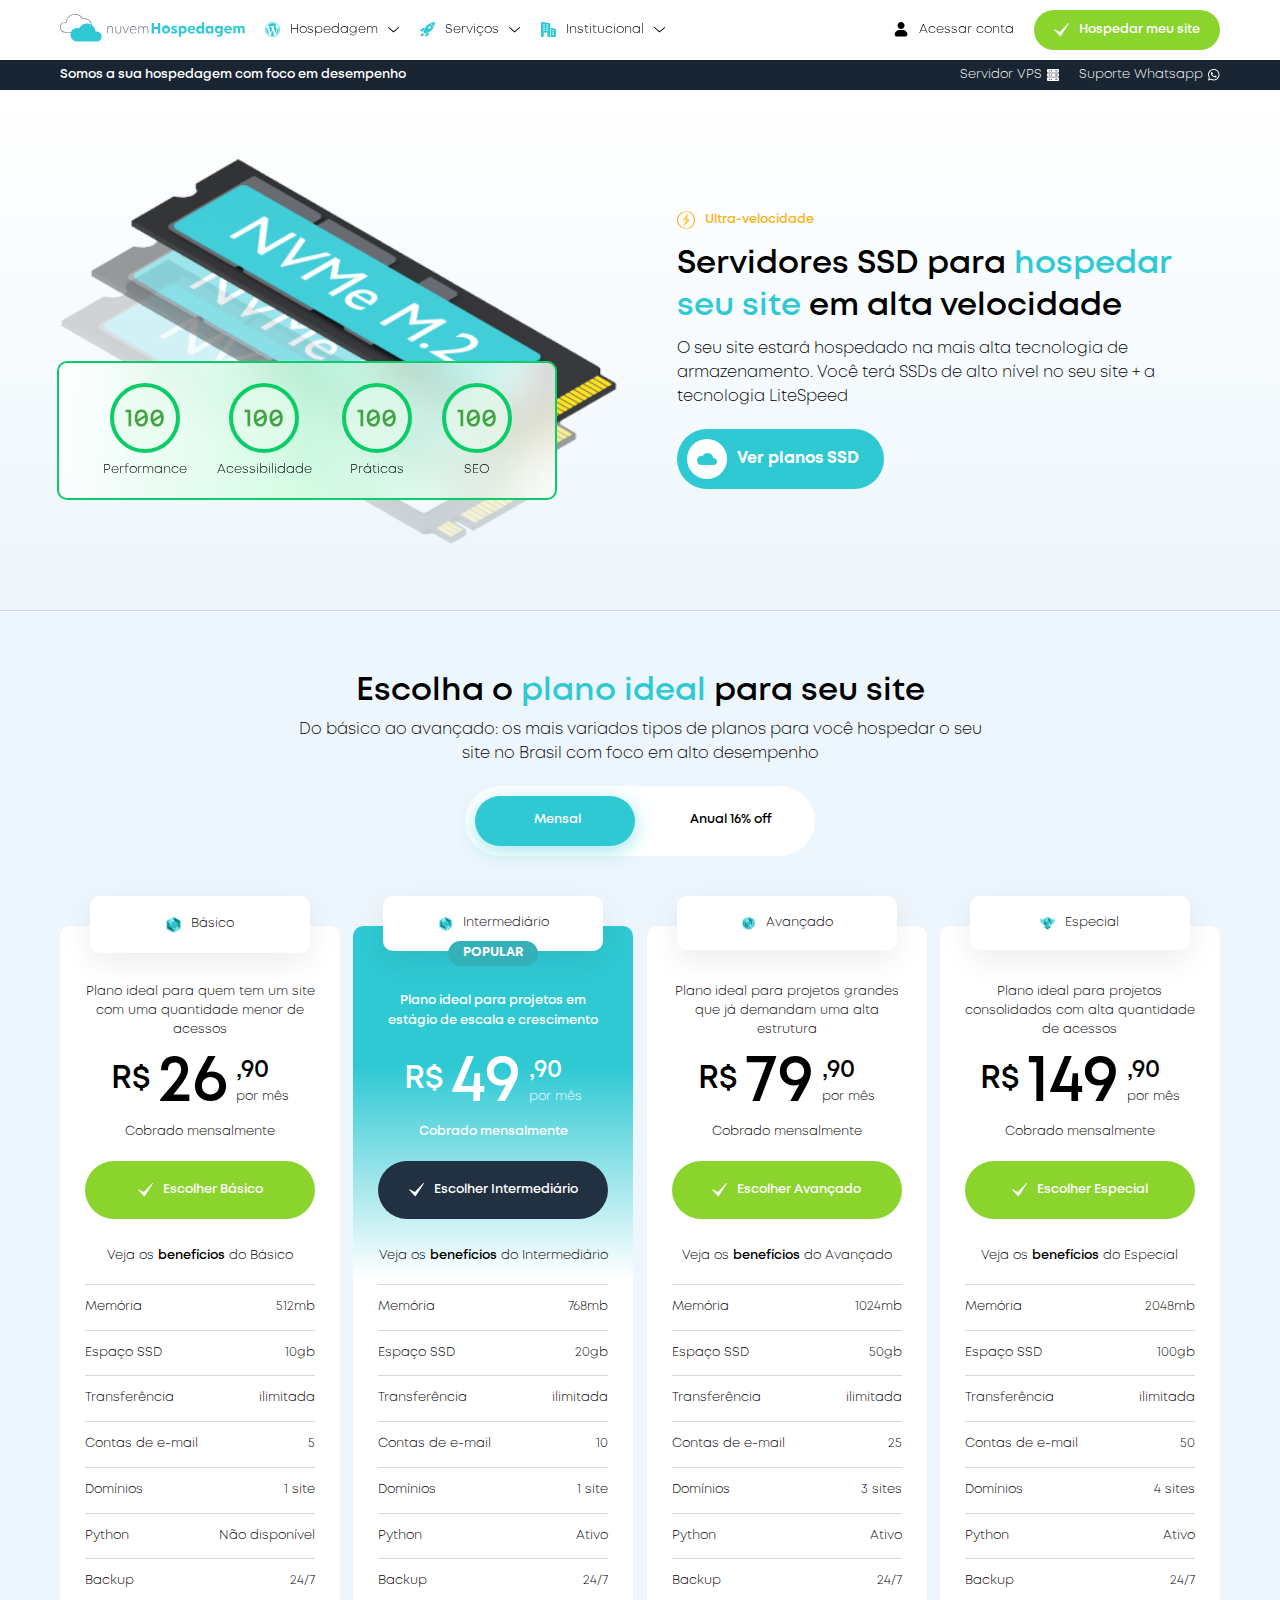
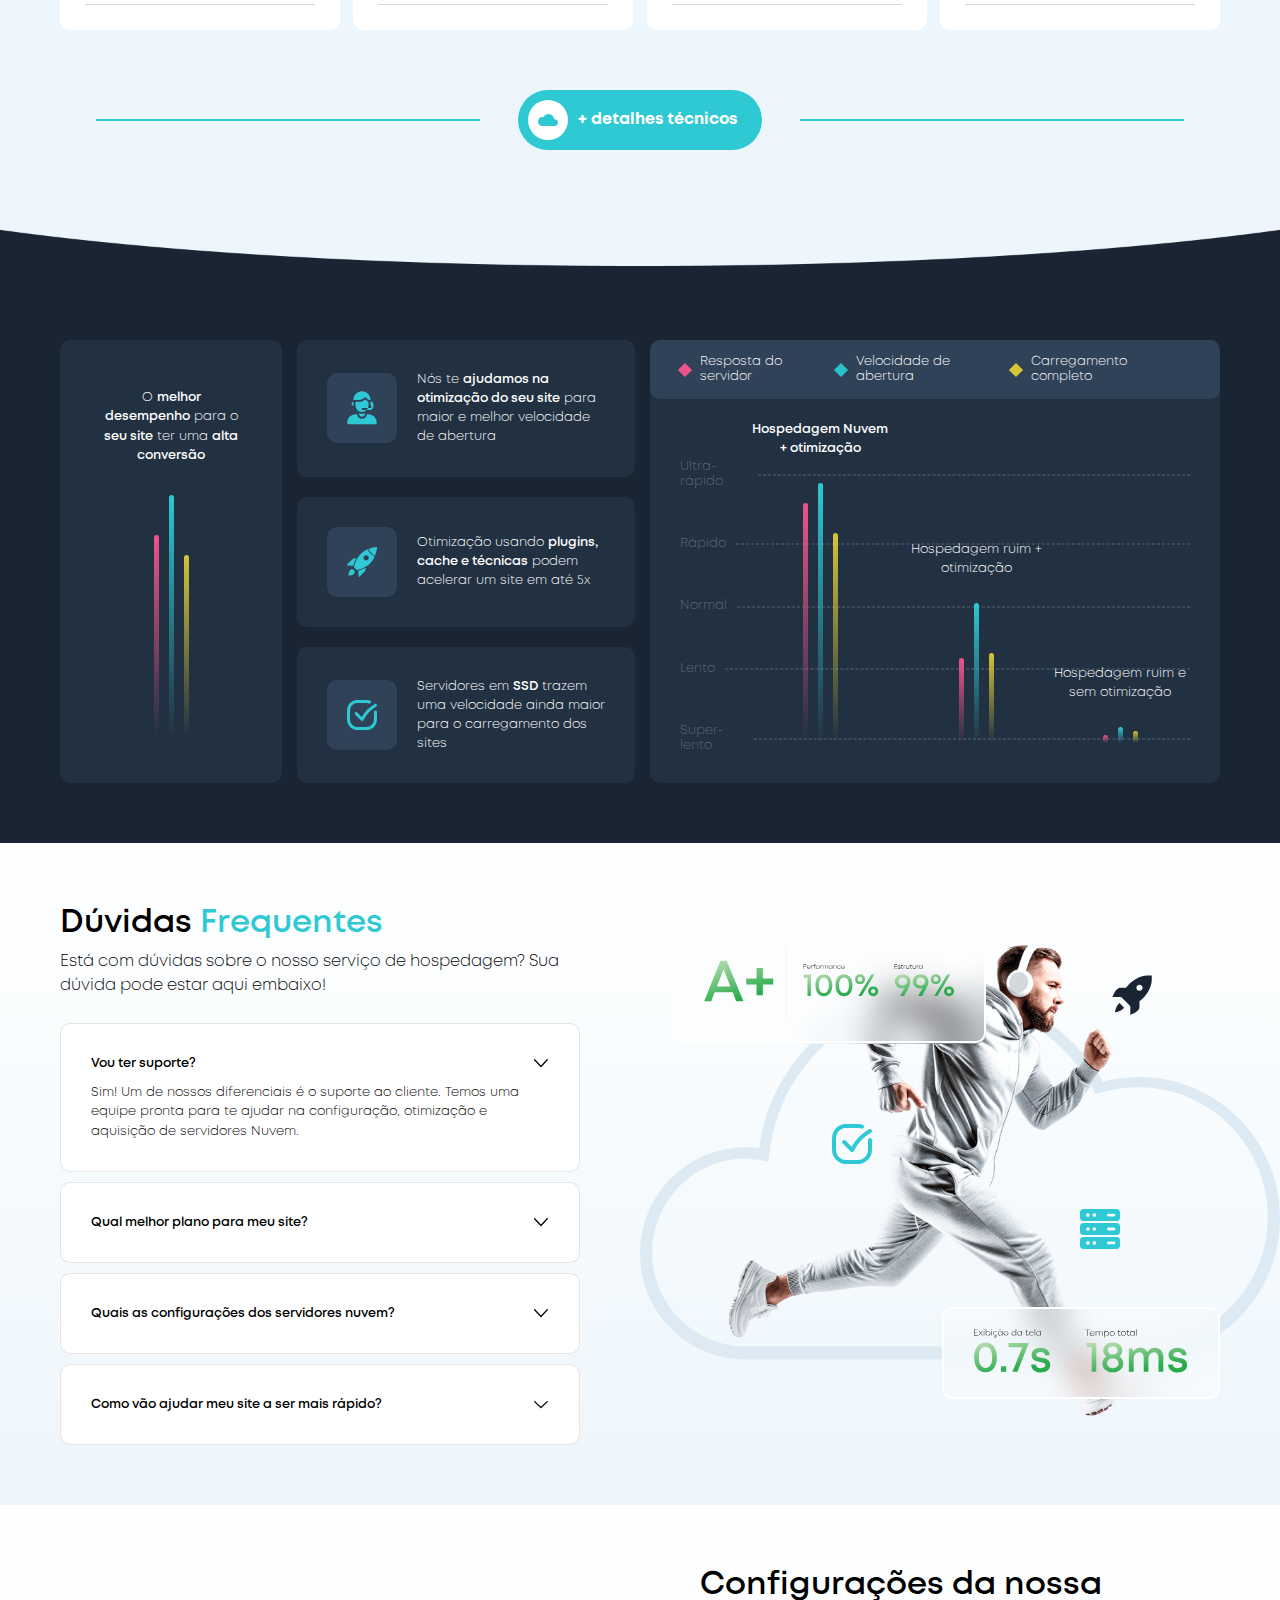
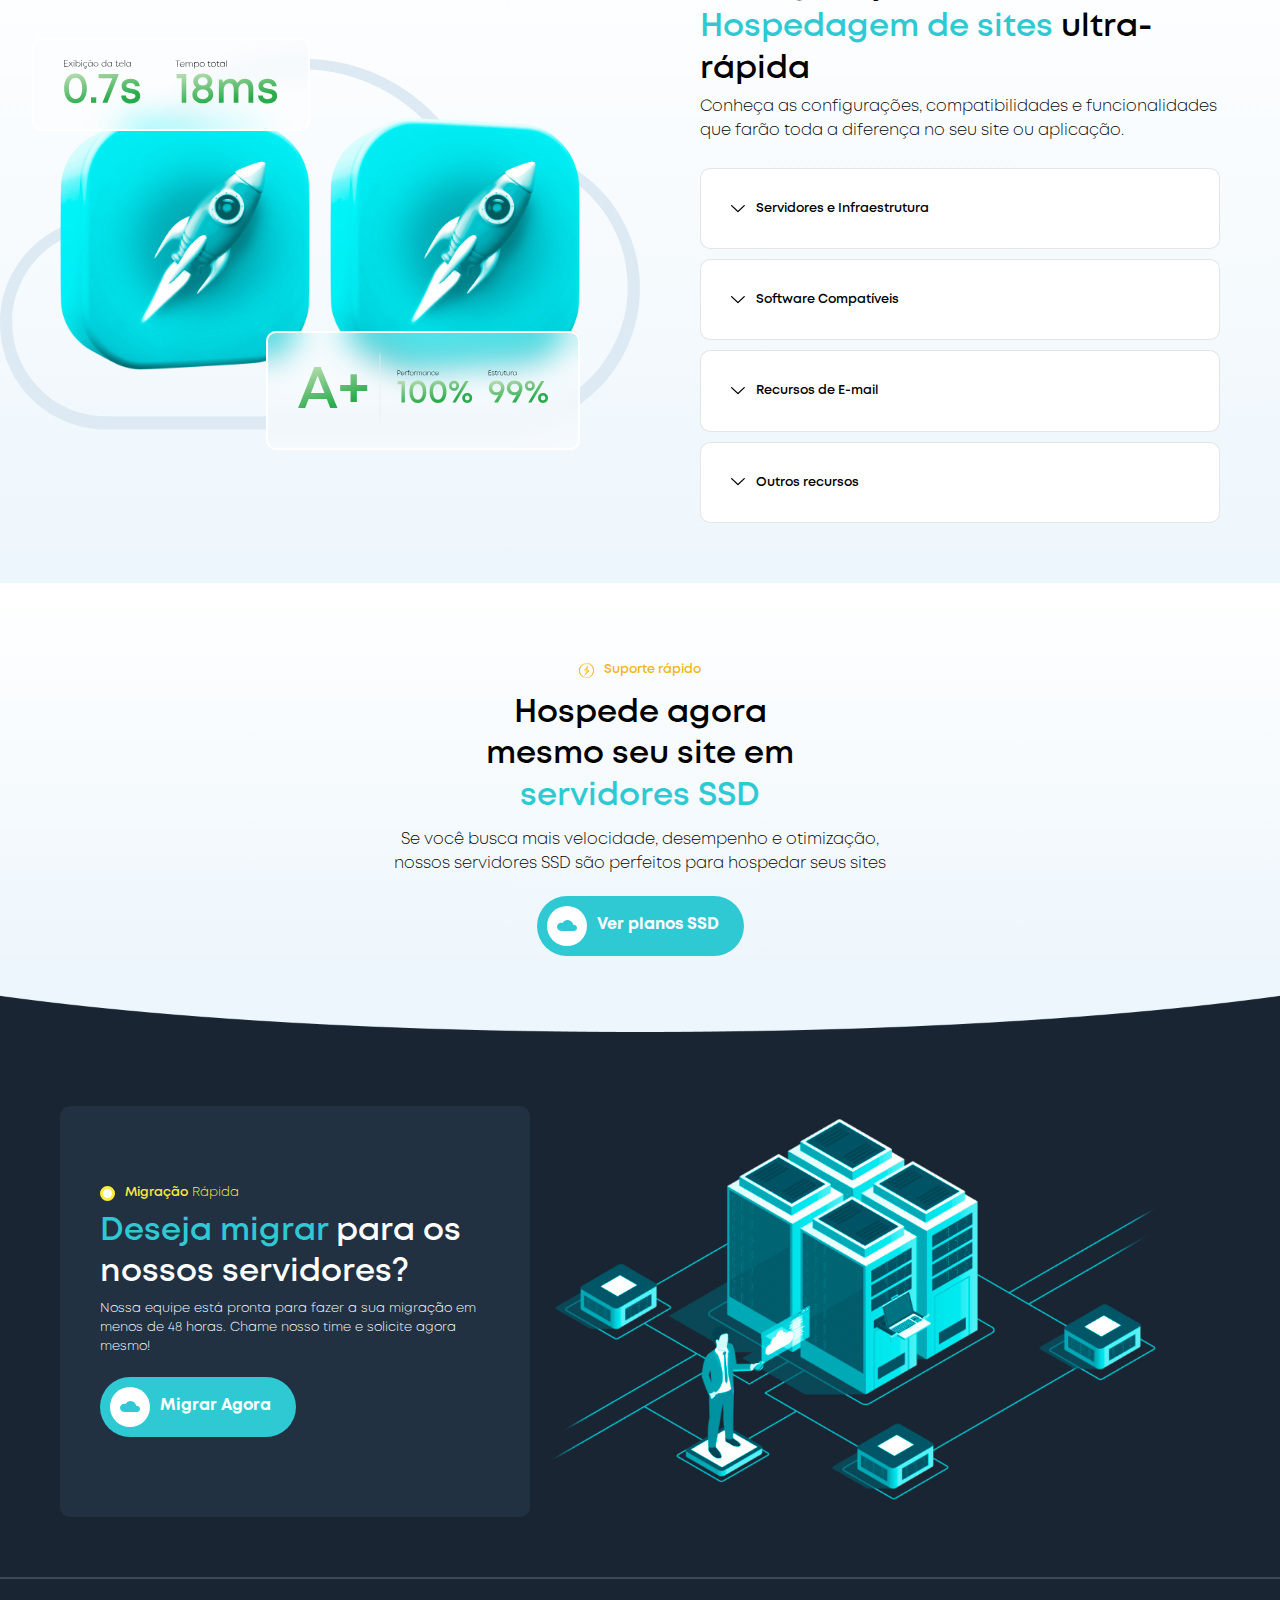
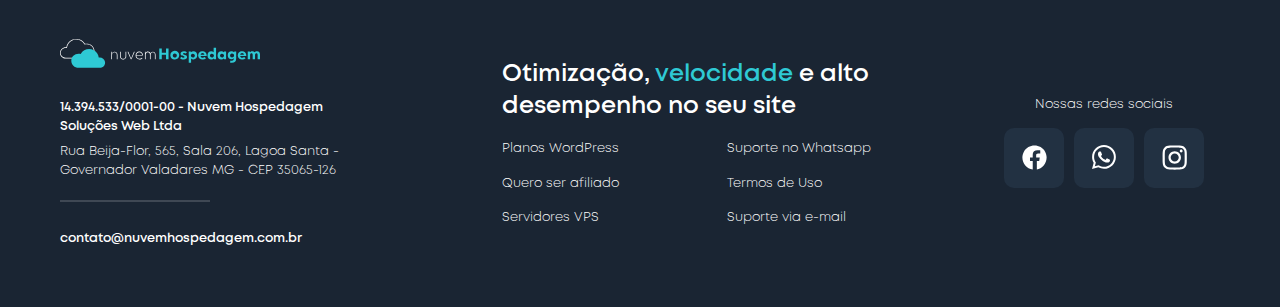
<file: hospedagem-ssd/index.html>
<!DOCTYPE html>
<html lang="pt-BR">
<head>
    
<meta charset="UTF-8"> <!-- SEMPRE primeiro -->

  <!-- Google Tag Manager -->
  <script>
  (function(w,d,s,l,i){w[l]=w[l]||[];w[l].push({'gtm.start':
  new Date().getTime(),event:'gtm.js'});var f=d.getElementsByTagName(s)[0],
  j=d.createElement(s),dl=l!='dataLayer'?'&l='+l:'';j.async=true;j.src=
  'https://www.googletagmanager.com/gtm.js?id='+i+dl;f.parentNode.insertBefore(j,f);
  })(window,document,'script','dataLayer','GTM-PV2DW98');
  </script>
  <!-- End Google Tag Manager -->
  
    <!-- Meta Pixel Code -->
<script>
!function(f,b,e,v,n,t,s)
{if(f.fbq)return;n=f.fbq=function(){n.callMethod?
n.callMethod.apply(n,arguments):n.queue.push(arguments)};
if(!f._fbq)f._fbq=n;n.push=n;n.loaded=!0;n.version='2.0';
n.queue=[];t=b.createElement(e);t.async=!0;
t.src=v;s=b.getElementsByTagName(e)[0];
s.parentNode.insertBefore(t,s)}(window, document,'script',
'https://connect.facebook.net/en_US/fbevents.js');
fbq('init', '682382215529226');
fbq('track', 'PageView');
</script>
<noscript><img height="1" width="1" style="display:none"
src="https://www.facebook.com/tr?id=682382215529226&ev=PageView&noscript=1"
/></noscript>
<!-- End Meta Pixel Code -->
  <meta charset="UTF-8">

  <meta name="HandheldFriendly" content="true">
  <meta http-equiv="X-UA-Compatible" content="IE=edge">
  <meta name="viewport" content="width=device-width, initial-scale=1.0, maximum-scale=1.0, user-scalable=no"/>

  <title>Hospedagem SSD de Alta Performance | Nuvem Hospedagem</title>
  <meta property="og:title" content="Hospedagem SSD de Alta Performance | Nuvem Hospedagem">

  <meta name="description" content="Descubra nossa hospedagem SSD de alta performance para seu site. Desfrute de velocidade e confiabilidade excepcionais com nossos servidores SSD. Garantimos tempos de carregamento rápidos e desempenho superior para sua presença online.">
  <meta itemprop="description" content="Descubra nossa hospedagem SSD de alta performance para seu site. Desfrute de velocidade e confiabilidade excepcionais com nossos servidores SSD. Garantimos tempos de carregamento rápidos e desempenho superior para sua presença online.">
  <meta property="og:description" content="Descubra nossa hospedagem SSD de alta performance para seu site. Desfrute de velocidade e confiabilidade excepcionais com nossos servidores SSD. Garantimos tempos de carregamento rápidos e desempenho superior para sua presença online.">

  <meta name="theme-color" content="#FFFFFF">
  <meta name="msapplication-TileColor" content="#FFFFFF">
  <meta name="msapplication-navbutton-color" content="#FFFFFF">
  <meta name="apple-mobile-web-app-status-bar-style" content="#FFFFFF">

  <link rel="apple-touch-icon" sizes="180x180" href="https://nuvemhospedagem.com.br/assets/files/favicons/apple-touch-icon.png">
  <link rel="icon" type="image/png" sizes="32x32" href="https://nuvemhospedagem.com.br/assets/files/favicons/favicon-32x32.png">
  <link rel="icon" type="image/png" sizes="192x192" href="https://nuvemhospedagem.com.br/assets/files/favicons/android-chrome-192x192.png">
  <link rel="icon" type="image/png" sizes="16x16" href="https://nuvemhospedagem.com.br/assets/files/favicons/favicon-16x16.png">
  <link rel="mask-icon" href="https://nuvemhospedagem.com.br/assets/files/favicons/safari-pinned-tab.svg" color="#2dc9d4">
  <meta name="msapplication-TileImage" content="https://nuvemhospedagem.com.br/assets/files/favicons/mstile-144x144.png">
  <meta name="msapplication-config" content="https://nuvemhospedagem.com.br/assets/files/favicons/browserconfig.xml">
  <link rel="shortcut icon" href="../assets/files/favicons/favicon.ico">
  <link rel="manifest" href="../assets/files/favicons/site.webmanifest">

  <meta property="og:locale" content="pt_BR">
  <meta property="og:image:type" content="image/png">
  <meta property="og:image:width" content="1920">
  <meta property="og:image:height" content="1080">
  <meta property="og:type" content="website">
  <meta property="og:card" content="summary_large_image">

  <meta name="image" content="https://nuvemhospedagem.com.br/assets/files/favicons/capa.png">
  <meta itemprop="image" content="https://nuvemhospedagem.com.br/assets/files/favicons/capa.png">
  <meta property="og:image" content="https://nuvemhospedagem.com.br/assets/files/favicons/capa.png">

  <meta name="author" content="Nuvem Hospedagem">
  <meta itemprop="name" content="Nuvem Hospedagem">
  <meta name="article:author" content="Nuvem Hospedagem">
  <meta name="application-name" content="Nuvem Hospedagem">
  <meta property="og:site_name" content="Nuvem Hospedagem">
  <meta name="apple-mobile-web-app-title" content="Nuvem Hospedagem">

  <link href="../assets/css/pages/hospedagem-ssd/index.css" rel="stylesheet">
</head>
<body>

  

  <!-- 
    nav 
  -->
  <nav>
    <!-- Conteúdo -->
    <div class="conteudo">
      <!-- Logo -->
      <a href="/" class="logo">
        <img src="../assets/files/images/loog-nuvem.svg">
      </a>
      <!-- Botão Menu Mobile -->
      <button class="menu">
        <span class="um"></span>
        <span class="dois"></span>
      </button>
      <!-- Opções -->
      <div class="opcoes">
        <!-- Opção Hospedagem -->
        <div class="opcao">
          <button class="abrirOpcao">
            <img src="../assets/files/images/icone-wordpress.svg" class="icone">
            <p>Hospedagem</p>
            <img src="../assets/files/images/icone-setinha.svg" class="setinha">
          </button>
          <div class="subOpcoes">
            <a href="/hospedagem-wordpress">
              <img src="../assets/files/images/icone-wordpress.svg" class="icone">
              <p>Hospedagem WordPress</p>
            </a>
            <a href="/hospedagem-ssd">
              <img src="../assets/files/images/icone-backup-verde.svg" class="icone">
              <p>Hospedagem SSD NVMe</p>
            </a>
            <a href="/hospedagem-vps">
              <img src="../assets/files/images/icone-escudo-azul.svg" class="icone">
              <p>Hospedagem VPS</p>
            </a>
             <a href="/vps-n8n">
              <img src="../assets/files/images/n8n-vps-nuvem.svg" class="icone">
              <p>VPS N8N</p>
            </a>
          </div>
        </div>
        <!-- Opção Serviços -->
        <div class="opcao">
          <button class="abrirOpcao">
            <img src="../assets/files/images/icone-foguete-azul.svg" class="icone">
            <p>Serviços</p>
            <img src="../assets/files/images/icone-setinha.svg" class="setinha">
          </button>
          <div class="subOpcoes">
            <a href="/certificado-ssl">
              <img src="../assets/files/images/icone-cadeado.svg" class="icone">
              <p>Certificado SSL</p>
            </a>
            <a href="/email-profissional">
              <img src="../assets/files/images/icone-arroba-vermelho.svg" class="icone">
              <p>E-mail profissional</p>
            </a>
            <a href="/registrar-dominio">
              <img src="../assets/files/images/icone-link.svg" class="icone">
              <p>Registrar domínio</p>
            </a>
          </div>
        </div>
        <!-- Opção Institucional -->
        <div class="opcao">
          <button class="abrirOpcao">
            <img src="../assets/files/images/icone-institucional.svg" class="icone">
            <p>Institucional</p>
            <img src="../assets/files/images/icone-setinha.svg" class="setinha">
          </button>
          <div class="subOpcoes">
            <a href="/sobre-nos">
              <img src="../assets/files/images/icone-nuvem-preto.svg" class="icone">
              <p>Sobre nós</p>
            </a>
            <a href="/perguntas-frequentes">
              <img src="../assets/files/images/icone-busca-verde.svg" class="icone">
              <p>Perguntas frequentes</p>
            </a>
            <a href="/afiliados">
              <img src="../assets/files/images/icone-parceiro.svg" class="icone">
              <p>Seja um afiliado</p>
            </a>
          </div>
        </div>
        <!-- Acessar conta -->
        <a href="https://cliente.nuvemhospedagem.com.br/index.php/login" target="_blank" class="entrar">
          <img src="../assets/files/images/icone-usuario.svg" class="icone">
          <p>Acessar conta</p>
        </a>
        <!-- Hospedar site -->
        <a href="/hospedagem-ssd" class="hospedar">
          <img src="../assets/files/images/icone-check.svg" class="icone">
          <p>Hospedar meu site</p>
        </a>
      </div>
    </div>
    <!-- Faixa -->
    <div class="faixa">
      <h3>Somos a sua hospedagem com foco em desempenho</h3>
      <a href="/hospedagem-vps">
        <p>Servidor VPS</p>
        <img src="../assets/files/images/icone-dados.svg">
      </a>
      <a href="https://api.whatsapp.com/send?phone=551130424338&text=Ol%C3%A1,%20vim%20do%20site%20de%20voc%C3%AAs%20e%20preciso%20de%20ajuda!" target="_blank">
        <p>Suporte Whatsapp</p>
        <img src="../assets/files/images/icone-whatsapp.svg">
      </a>
    </div>
    <!-- Tamanho -->
    <div class="tamanho"></div>
  </nav>

  <!-- 
    seção ssd 
  -->
  <section class="ssd">
    <!-- Imagem -->
    <div class="imagem">
      <img src="../assets/files/images/ssd.png" class="disco um">
      <img src="../assets/files/images/ssd.png" class="disco dois">
      <img src="../assets/files/images/ssd.png" class="disco tres">
      <div class="avaliacao dois">
        <div class="item">
          <div class="circulo">
            <img src="../assets/files/images/icone-100.svg">
          </div>
          <p>Performance</p>
        </div>
        <div class="item">
          <div class="circulo">
            <img src="../assets/files/images/icone-100.svg">
          </div>
          <p>Acessibilidade</p>
        </div>
        <div class="item">
          <div class="circulo">
            <img src="../assets/files/images/icone-100.svg">
          </div>
          <p>Práticas</p>
        </div>
        <div class="item">
          <div class="circulo">
            <img src="../assets/files/images/icone-100.svg">
          </div>
          <p>SEO</p>
        </div>
      </div>
    </div>
    <!-- Texto -->
    <div class="texto">
      <div class="tag">
        <img src="../assets/files/images/icone-raio-circulo.svg">
        <h3>Ultra-velocidade</h3>
      </div>
      <div class="titulo">
        <h2>Servidores SSD para <span>hospedar seu site</span> em alta velocidade</h2>
      </div>
      <p>O seu site estará hospedado na mais alta tecnologia de armazenamento. Você terá SSDs de alto nível no seu site + a tecnologia LiteSpeed</p>
      <a href="#planos">
        <div class="icone">
          <img src="../assets/files/images/icone-nuvem-cheio.svg">
        </div>
        <h3>Ver planos SSD</h3>
      </a>
    </div>
  </section>

  <!-- 
    seção planos 
  -->
  <section class="planos" id="planos">
    <!-- Titulo -->
    <div class="titulo">
      <h2>Escolha o <span>plano ideal</span> para seu site</h2>
      <p>Do básico ao avançado: os mais variados tipos de planos para você hospedar o seu site no Brasil com foco em alto desempenho</p>
      <div class="toggle">
        <div class="parte um">
          <h3>Mensal</h3>
        </div>
        <div class="parte dois">
          <img src="../assets/files/images/icone-estrela.svg">
          <h3>Anual 16% off</h3>
        </div>
        <span></span>
      </div>
    </div>
    <!-- itens -->
    <div class="itens">
      <!-- Plano Starter -->
      <div class="item basico">
        <div class="nome">
          <img src="../assets/files/images/plano-starter.png">
          <p>Básico</p>
        </div>
        <div class="subtitulo">
          <p>Plano ideal para quem tem um site com uma quantidade menor de acessos</p>
        </div>
        <div class="preco">
          <div class="mensal">
            <h3>R$</h3>
            <h2>26</h2>
            <div class="parte">
              <h4>,90</h4>
              <p>por mês</p>
            </div>
            <h5>Cobrado mensalmente</h5>
          </div>
          <div class="anual">
            <div class="parte">
              <h6>16% OFF</h6>
              <h3>R$</h3>
            </div>
            <h2>22</h2>
            <div class="parte">
              <h4>,59</h4>
              <p>Por mês</p>
            </div>
            <h5>R$ 271,15 no total</h5>
          </div>
        </div>
        <div class="botao">
          <a href="https://cliente.nuvemhospedagem.com.br/index.php/store/hospedagem-de-sites/nuvem-ssd-1-basico-new?billingcycle=monthly" target="_blank">
            <img src="../assets/files/images/icone-check.svg">
            <p>Escolher Básico</p>
          </a>
        </div>
        <div class="beneficios">
          <p>Veja os <span>benefícios</span> do Básico</p>
          <div class="parte">
            <h3>Memória</h3>
            <h4>512mb</h4>
          </div>
          <div class="parte">
            <h3>Espaço SSD</h3>
            <h4>10gb</h4>
          </div>
          <div class="parte">
            <h3>Transferência</h3>
            <h4>ilimitada</h4>
          </div>
          <div class="parte">
            <h3>Contas de e-mail</h3>
            <h4>5</h4>
          </div>
          <div class="parte">
            <h3>Domínios</h3>
            <h4>1 site</h4>
          </div>
          <div class="parte">
            <h3>Python</h3>
            <h4>Não disponível</h4>
          </div>
          <div class="parte">
            <h3>Backup</h3>
            <h4>24/7</h4>
          </div>
        </div>
      </div>
      <!-- Plano Medium -->
      <div class="item destaque intermediario">
        <div class="nome">
          <img src="../assets/files/images/plano-medium.png">
          <p>Intermediário</p>
          <h4>POPULAR</h4>
        </div>
        <div class="subtitulo">
          <p>Plano ideal para projetos em estágio de escala e crescimento</p>
        </div>
        <div class="preco">
          <div class="mensal">
            <h3>R$</h3>
            <h2>49</h2>
            <div class="parte">
              <h4>,90</h4>
              <p>por mês</p>
            </div>
            <h5>Cobrado mensalmente</h5>
          </div>
          <div class="anual">
            <div class="parte">
              <h6>16% OFF</h6>
              <h3>R$</h3>
            </div>
            <h2>41</h2>
            <div class="parte">
              <h4>,57</h4>
              <p>por mês</p>
            </div>
            <h5>R$ 498,85 no total</h5>
          </div>
        </div>
        <div class="botao">
          <a href="https://cliente.nuvemhospedagem.com.br/index.php/store/hospedagem-de-sites/nuvem-ssd-2-intermediario-1?billingcycle=monthly" target="_blank">
            <img src="../assets/files/images/icone-check.svg">
            <p>Escolher Intermediário</p>
          </a>
        </div>
        <div class="beneficios">
          <p>Veja os <span>benefícios</span> do Intermediário</p>
          <div class="parte">
            <h3>Memória</h3>
            <h4>768mb</h4>
          </div>
          <div class="parte">
            <h3>Espaço SSD</h3>
            <h4>20gb</h4>
          </div>
          <div class="parte">
            <h3>Transferência</h3>
            <h4>ilimitada</h4>
          </div>
          <div class="parte">
            <h3>Contas de e-mail</h3>
            <h4>10</h4>
          </div>
          <div class="parte">
            <h3>Domínios</h3>
            <h4>1 site</h4>
          </div>
          <div class="parte">
            <h3>Python</h3>
            <h4>Ativo</h4>
          </div>
          <div class="parte">
            <h3>Backup</h3>
            <h4>24/7</h4>
          </div>
        </div>
      </div>
      <!-- Plano Starter -->
      <div class="item avancado">
        <div class="nome">
          <img src="../assets/files/images/plano-high.png">
          <p>Avançado</p>
        </div>
        <div class="subtitulo">
          <p>Plano ideal para projetos grandes que já demandam uma alta estrutura</p>
        </div>
        <div class="preco">
          <div class="mensal">
            <h3>R$</h3>
            <h2>79</h2>
            <div class="parte">
              <h4>,90</h4>
              <p>por mês</p>
            </div>
            <h5>Cobrado mensalmente</h5>
          </div>
          <div class="anual">
            <div class="parte">
              <h6>16% OFF</h6>
              <h3>R$</h3>
            </div>
            <h2>67</h2>
            <div class="parte">
              <h4>,11</h4>
              <p>por mês</p>
            </div>
            <h5>R$ 805,39 no total</h5>
          </div>
        </div>
        <div class="botao">
          <a href="https://cliente.nuvemhospedagem.com.br/index.php/store/hospedagem-de-sites/nuvem-ssd-3-avancado?billingcycle=monthly" target="_blank">
            <img src="../assets/files/images/icone-check.svg">
            <p>Escolher Avançado</p>
          </a>
        </div>
        <div class="beneficios">
          <p>Veja os <span>benefícios</span> do Avançado</p>
          <div class="parte">
            <h3>Memória</h3>
            <h4>1024mb</h4>
          </div>
          <div class="parte">
            <h3>Espaço SSD</h3>
            <h4>50gb</h4>
          </div>
          <div class="parte">
            <h3>Transferência</h3>
            <h4>ilimitada</h4>
          </div>
          <div class="parte">
            <h3>Contas de e-mail</h3>
            <h4>25</h4>
          </div>
          <div class="parte">
            <h3>Domínios</h3>
            <h4>3 sites</h4>
          </div>
          <div class="parte">
            <h3>Python</h3>
            <h4>Ativo</h4>
          </div>
          <div class="parte">
            <h3>Backup</h3>
            <h4>24/7</h4>
          </div>
        </div>
      </div>
      <!-- Plano Starter -->
      <div class="item especial">
        <div class="nome">
          <img src="../assets/files/images/plano-advanced.png">
          <p>Especial</p>
        </div>
        <div class="subtitulo">
          <p>Plano ideal para projetos consolidados com alta quantidade de acessos</p>
        </div>
        <div class="preco">
          <div class="mensal">
            <h3>R$</h3>
            <h2>149</h2>
            <div class="parte">
              <h4>,90</h4>
              <p>por mês</p>
            </div>
            <h5>Cobrado mensalmente</h5>
          </div>
          <div class="anual">
            <div class="parte">
              <h6>16% OFF</h6>
              <h3>R$</h3>
            </div>
            <h2>125</h2>
            <div class="parte">
              <h4>,16</h4>
              <p>por mês</p>
            </div>
            <h5>R$ 1.510,99 no total</h5>
          </div>
        </div>
        <div class="botao">
          <a href="https://cliente.nuvemhospedagem.com.br/index.php/store/hospedagem-de-sites/nuvem-ssd-4-especial?billingcycle=monthly" target="_blank">
            <img src="../assets/files/images/icone-check.svg">
            <p>Escolher Especial</p>
          </a>
        </div>
        <div class="beneficios">
          <p>Veja os <span>benefícios</span> do Especial</p>
          <div class="parte">
            <h3>Memória</h3>
            <h4>2048mb</h4>
          </div>
          <div class="parte">
            <h3>Espaço SSD</h3>
            <h4>100gb</h4>
          </div>
          <div class="parte">
            <h3>Transferência</h3>
            <h4>ilimitada</h4>
          </div>
          <div class="parte">
            <h3>Contas de e-mail</h3>
            <h4>50</h4>
          </div>
          <div class="parte">
            <h3>Domínios</h3>
            <h4>4 sites</h4>
          </div>
          <div class="parte">
            <h3>Python</h3>
            <h4>Ativo</h4>
          </div>
          <div class="parte">
            <h3>Backup</h3>
            <h4>24/7</h4>
          </div>
        </div>
      </div>
    </div>
    <!-- Detalhes -->
    <a href="#configuracoes" class="detalhes">
      <div class="icone">
        <img src="../assets/files/images/icone-nuvem-cheio.svg">
      </div>
      <h3>+ detalhes técnicos</h3>
      <span class="um"></span>
      <span class="dois"></span>
    </a>
  </section>

  <!-- 
    seção gráfico 
  -->
  <section class="grafico">
    <!-- Divisor -->
    <img src="../assets/files/images/divisor.png" class="divisor">
    <!-- Quadro -->
    <div class="quadro">
      <p>O <span>melhor desempenho</span> para o <span>seu site</span> ter uma <span>alta conversão</span></p>
      <div class="linhas">
        <div class="linha um"></div>
        <div class="linha dois"></div>
        <div class="linha tres"></div>
      </div>
    </div>
    <!-- Itens -->
    <div class="itens">
      <div class="item um">
        <div class="icone">
          <img src="../assets/files/images/icone-suporte.svg">
        </div>
        <p>Nós te <span>ajudamos na otimização do seu site</span> para maior e melhor velocidade de abertura</p>
      </div>
      <div class="item">
        <div class="icone">
          <img src="../assets/files/images/icone-foguete-azul.svg">
        </div>
        <p>Otimização usando <span>plugins, cache e técnicas</span> podem acelerar um site em até 5x</p>
      </div>
      <div class="item">
        <div class="icone">
          <img src="../assets/files/images/icone-check-azul.svg">
        </div>
        <p>Servidores em <span>SSD</span> trazem uma velocidade ainda maior para o carregamento dos sites</p>
      </div>
    </div>
    <!-- Visualização -->
    <div class="visualizacao">
      <div class="nomes">
        <div class="nome um">
          <span></span>
          <p>Resposta do servidor</p>
        </div>
        <div class="nome dois">
          <span></span>
          <p>Velocidade de abertura</p>
        </div>
        <div class="nome tres">
          <span></span>
          <p>Carregamento completo</p>
        </div>
      </div>
      <div class="info um">
        <p>Hospedagem Nuvem + otimização</p>
        <div class="linhas">
          <div class="linha um"></div>
          <div class="linha dois"></div>
          <div class="linha tres"></div>
        </div>
      </div>
      <div class="info dois">
        <p>Hospedagem ruim + otimização</p>
        <div class="linhas">
          <div class="linha um"></div>
          <div class="linha dois"></div>
          <div class="linha tres"></div>
        </div>
      </div>
      <div class="info tres">
        <p>Hospedagem ruim e sem otimização</p>
        <div class="linhas">
          <div class="linha um"></div>
          <div class="linha dois"></div>
          <div class="linha tres"></div>
        </div>
      </div>
      <div class="fundo">
        <div class="linha">
          <p>Ultra-rápido</p>
          <div class="risco"></div>
        </div>
        <div class="linha">
          <p>Rápido</p>
          <div class="risco"></div>
        </div>
        <div class="linha">
          <p>Normal</p>
          <div class="risco"></div>
        </div>
        <div class="linha">
          <p>Lento</p>
          <div class="risco"></div>
        </div>
        <div class="linha">
          <p>Super-lento</p>
          <div class="risco"></div>
        </div>
      </div>
    </div>
  </section>

  <!-- 
    seção dúvidas 
  -->
  <section class="duvidas">

    <!-- Texto -->
    <div class="texto">
      <h2>Dúvidas <span>Frequentes</span></h2>
      <p>Está com dúvidas sobre o nosso serviço de hospedagem? Sua dúvida pode estar aqui embaixo!</p>
      <div class="duvida ativo">
        <div class="nome">
          <h3>Vou ter suporte?</h3>
          <img src="../assets/files/images/icone-setinha.svg">
        </div>
        <h4>Sim! Um de nossos diferenciais é o suporte ao cliente. Temos uma equipe pronta para te ajudar na configuração, otimização e aquisição de servidores Nuvem.</h4>
      </div>
      <div class="duvida">
        <div class="nome">
          <h3>Qual melhor plano para meu site?</h3>
          <img src="../assets/files/images/icone-setinha.svg">
        </div>
        <h4>O melhor plano para seu site pode variar de acordo com a sua necessidade. Em nossos planos você tem o descritivo de cada um e caso ainda esteja na dúvida, chame nosso time de suporte que iremos te ajudar nessa escolha.</h4>
      </div>
      <div class="duvida">
        <div class="nome">
          <h3>Quais as configurações dos servidores nuvem?</h3>
          <img src="../assets/files/images/icone-setinha.svg">
        </div>
        <h4>Nossos servidores estão localizados no Brasil com a mais alta tecnologia. SSD NVMe e otimizações para a melhor velocidade possível em seus sites.</h4>
      </div>
      <div class="duvida">
        <div class="nome">
          <h3>Como vão ajudar meu site a ser mais rápido?</h3>
          <img src="../assets/files/images/icone-setinha.svg">
        </div>
        <h4>Nossos servidores são focados em velocidade, nossa equipe te ajuda a otimizar o site em minutos e tudo isso é incluso em todos os planos.</h4>
      </div>
    </div>
    <!-- Imagem -->
    <div class="imagem">
      <div class="quadro um">
        <img src="../assets/files/images/velocidade-nota.svg">
      </div>
      <div class="quadro dois">
        <img src="../assets/files/images/velocidade-tempo.svg">
      </div>
      <img src="../assets/files/images/icone-foguete.svg" class="wordpress">
      <img src="../assets/files/images/icone-check-azul.svg" class="elementor">
      <img src="../assets/files/images/icone-servidor-azul.svg" class="foguete">
      <img src="../assets/files/images/homem-rapido.png" class="homem">
      <img src="../assets/files/images/icone-nuvem.svg" class="nuvem">
    </div>
  </section>


  <!-- 
    seção configurações 
  -->
  <section class="configuracoes" id="configuracoes">
    <!-- Imagem -->
    <div class="imagem dois">
      <div class="quadro um">
        <img src="../assets/files/images/velocidade-tempo.svg">
      </div>
      <div class="quadro dois">
        <img src="../assets/files/images/velocidade-nota.svg">
      </div>
      <img src="../assets/files/images/foguete-3d.png" class="homem">
      <img src="../assets/files/images/foguete-3d.png" class="homem dois">
      <img src="../assets/files/images/icone-nuvem.svg" class="nuvem">
    </div>

    <!-- Texto -->
    <div class="texto">
      <h2>Configurações da nossa <span>Hospedagem de sites</span> ultra-rápida</h2>
      <p>Conheça as configurações, compatibilidades e funcionalidades que farão toda a diferença no seu site ou aplicação.</p>
      <div class="duvida">
        <div class="nome">
          <img src="../assets/files/images/icone-setinha.svg">
          <h3>Servidores e Infraestrutura</h3>
        </div>
        <div class="conteudo">
          <h4>Sistema operacional</h4>
          <h5>CloudLinux v8.9.0</h5>

          <h4>Processador</h4>
          <h5>AMD EPYC 7443 @ 4.0Ghz</h5>

          <h4>Armazenamento</h4>
          <h5>Dell D7-P5600 NVMe PCIe Gen 4.0 X4</h5>

          <h4>Memória RAM</h4>
          <h5>DDR5 com frequência de 4.800Mhz</h5>

          <h4>Servidor</h4>
          <h5>Servidores Dell, alocados no Datacenter Ascenty em Vinhedo/SP, com certificação Tier3.</h5>
        </div>
      </div>
      <div class="duvida">
        <div class="nome">
          <img src="../assets/files/images/icone-setinha.svg">
          <h3>Software Compatíveis</h3>
        </div>
        <div class="conteudo">
          <h4>Linguagens de programação</h4>
          <h5>JavaScript, Ruby (on Rails), PHP 8.0+, Python*, entre outros</h5>

          <h4>Banco de Dados ilimitados</h4>
          <h5>MySQL com acesso ao phpMyAdmin</h5>

          <h4>Gerenciamento de Sistema</h4>
          <h5>Painel cPanel em português</h5>
        </div>
      </div>
      <div class="duvida">
        <div class="nome">
          <img src="../assets/files/images/icone-setinha.svg">
          <h3>Recursos de E-mail</h3>
        </div>
        <div class="conteudo">
          <h4>E-mail personalizado @seudominio</h4>
          <h5>Em todos os planos de hospedagem você poderá criar contas de e-mails personalizadas com o nome do seu negócio. Por exemplo: contato@suaempresa.com.br</h5>

          <h4>Entrega garantida e segurança</h4>
          <h5>Envie e-mails que vão ser entregues de verdade para seus clientes, garantindo eficiência. Nossos servidores têm proteção para prevenir ataques de spam, malware e phishing.</h5>

          <h4>Webmail do cPanel</h4>
          <h5>Gerencie o número de contas e o espaço de armazenamento das suas caixas de e-mail cPanel (Roundcube) de acordo com a sua necessidade utilizando o espaço da sua hospedagem.</h5>
        </div>
      </div>
      <div class="duvida">
        <div class="nome">
          <img src="../assets/files/images/icone-setinha.svg">
          <h3>Outros recursos</h3>
        </div>
        <div class="conteudo">
          <h4>Instalador automático</h4>
          <h5>Aplicações para lojas virtuais, blogs, portais, fóruns, formulários e outros</h5>

          <h4>Estatísticas de Website</h4>
          <h5>AWStats, logs de acesso e logs de erro</h5>

          <h4>Mais recursos</h4>
          <h5>Gerenciador de arquivos e bloqueios de IP, proteção contra hotlinks, redirecionamento de URLs, páginas de erro customizadas, proteção de diretório com senha e mais</h5>
        </div>
      </div>
    </div>
  </section>

  <!-- 
    seção pergunta 
  -->
  <section class="pergunta">
    <!-- Texto -->
    <div class="texto">
      <div class="tag">
        <img src="../assets/files/images/icone-raio-circulo.svg">
        <h3>Suporte rápido</h3>
      </div>
      <h2>Hospede agora mesmo seu site em <span>servidores SSD</span></h2>
      <p>Se você busca mais velocidade, desempenho e otimização, nossos servidores SSD são perfeitos para hospedar seus sites</p>
      <a href="#planos">
        <div class="icone">
          <img src="../assets/files/images/icone-nuvem-cheio.svg">
        </div>
        <h3>Ver planos SSD</h3>
      </a>
    </div>
  </section>

  <!-- 
    seção migrar 
  -->
  <section class="migrar">

    <!-- Divisor -->
    <img src="../assets/files/images/divisor.png" class="divisor">
    <!-- Quadro -->
    <div class="quadro">
      <div class="tag">
        <div class="bolinha"></div>
        <h3><span>Migração</span> Rápida</h3>
      </div>
      <h2><span>Deseja migrar</span> para os nossos servidores?</h2>
      <p>Nossa equipe está pronta para fazer a sua migração em menos de 48 horas. Chame nosso time e solicite agora mesmo!</p>
      <a href="https://api.whatsapp.com/send?phone=551130424338&text=Ol%C3%A1,%20gostaria%20de%20migrar%20meu%20site%20para%20a%20nuvem!" target="_blank">
        <div class="icone">
          <img src="../assets/files/images/icone-nuvem-cheio.svg">
        </div>
        <h3>Migrar Agora</h3>
      </a>
    </div>
    <!-- Imagem -->
    <img src="../assets/files/images/servidores.png" class="vetor">
  </section>

  <!-- 
    footer 
  -->
  <footer>
    <!-- Copyright -->
    <div class="copyright">
      <img src="../assets/files/images/logo-nuvem-2.svg">
      <h3>14.394.533/0001-00 - Nuvem Hospedagem Soluções Web Ltda</h3>
      <p>Rua Beija-Flor, 565, Sala 206, Lagoa Santa - Governador Valadares MG - CEP 35065-126</p>
      <div class="linha"></div>
      <h4>contato@nuvemhospedagem.com.br</h4>
    </div>
    <!-- Links -->
    <div class="links">
      <h2>Otimização, <span>velocidade</span> e alto desempenho no seu site</h2>
      <div class="partes">
        <div class="parte">
          <a href="/hospedagem-wordpress">Planos WordPress</a>
          <a href="/afiliados">Quero ser afiliado</a>
          <a href="/hospedagem-vps">Servidores VPS</a>
        </div>
        <div class="parte">
          <a href="https://api.whatsapp.com/send?phone=551130424338&text=Ol%C3%A1,%20vim%20do%20site%20de%20voc%C3%AAs%20e%20preciso%20de%20ajuda!" target="_blank">Suporte no Whatsapp</a>
          <a href="https://www.nuvemhospedagem.com.br/termos.html">Termos de Uso</a>
          <a href="mailto:suporte@nuvemhospedagem.com.br">Suporte via e-mail</a>
        </div>
      </div>
    </div>
    <!-- Redes -->
    <div class="redes">
      <h3>Nossas redes sociais</h3>
      <div class="botoes">
        <a href="https://facebook.com/nuvemhospedagem" target="_blank">
          <img src="../assets/files/images/icone-facebook.svg">
        </a>
        <a href="https://api.whatsapp.com/send?phone=551130424338&text=Ol%C3%A1,%20vim%20do%20site%20de%20voc%C3%AAs%20e%20preciso%20de%20ajuda!" target="_blank">
          <img src="../assets/files/images/icone-whatsapp.svg">
        </a>
        <a href="https://instagram.com/nuvemhospedagem" target="_blank">
          <img src="../assets/files/images/icone-instagram.svg">
        </a>
      </div>
    </div>
  </footer>

  <!-- 
    scripts 
  -->
  <script src="../assets/js/global/global.js"></script>
  <script src="../assets/js/elementos/nav.js"></script>
  <script src="../assets/js/sections/animar-section.js"></script>
  <script src="../assets/js/sections/section-planos-ssd.js"></script>
  <script src="../assets/js/sections/section-duvidas.js"></script>
  <script src="../assets/js/sections/section-configuracoes.js"></script>

<meta charset="UTF-8"> <!-- SEMPRE primeiro -->

  <!-- Google Tag Manager -->
  <script>
  (function(w,d,s,l,i){w[l]=w[l]||[];w[l].push({'gtm.start':
  new Date().getTime(),event:'gtm.js'});var f=d.getElementsByTagName(s)[0],
  j=d.createElement(s),dl=l!='dataLayer'?'&l='+l:'';j.async=true;j.src=
  'https://www.googletagmanager.com/gtm.js?id='+i+dl;f.parentNode.insertBefore(j,f);
  })(window,document,'script','dataLayer','GTM-PV2DW98');
  </script>
  <!-- End Google Tag Manager -->
  
  <!-- 
    Chat ao vivo 
  -->
  <iframe data-product="web_widget" title="No content" role="presentation" tabindex="-1" allow="microphone *" aria-hidden="true" src="about:blank" style="width: 0px; height: 0px; border: 0px; position: absolute; top: -9999px;"></iframe>
  <script type="text/javascript">
    window.$zopim||(function(d,s){var z=$zopim=function(c){z._.push(c)},$=z.s=
    d.createElement(s),e=d.getElementsByTagName(s)[0];z.set=function(o){z.set.
    _.push(o)};z._=[];z.set._=[];$.async=!0;$.setAttribute("charset","utf-8");
    $.src="https://v2.zopim.com/?22CBWIRVUp0PfpBgTVJQxeMMfOjo2L7S";z.t=+new Date;$.
    type="text/javascript";e.parentNode.insertBefore($,e)})(document,"script");
  </script>

</body>
</html>
</file>
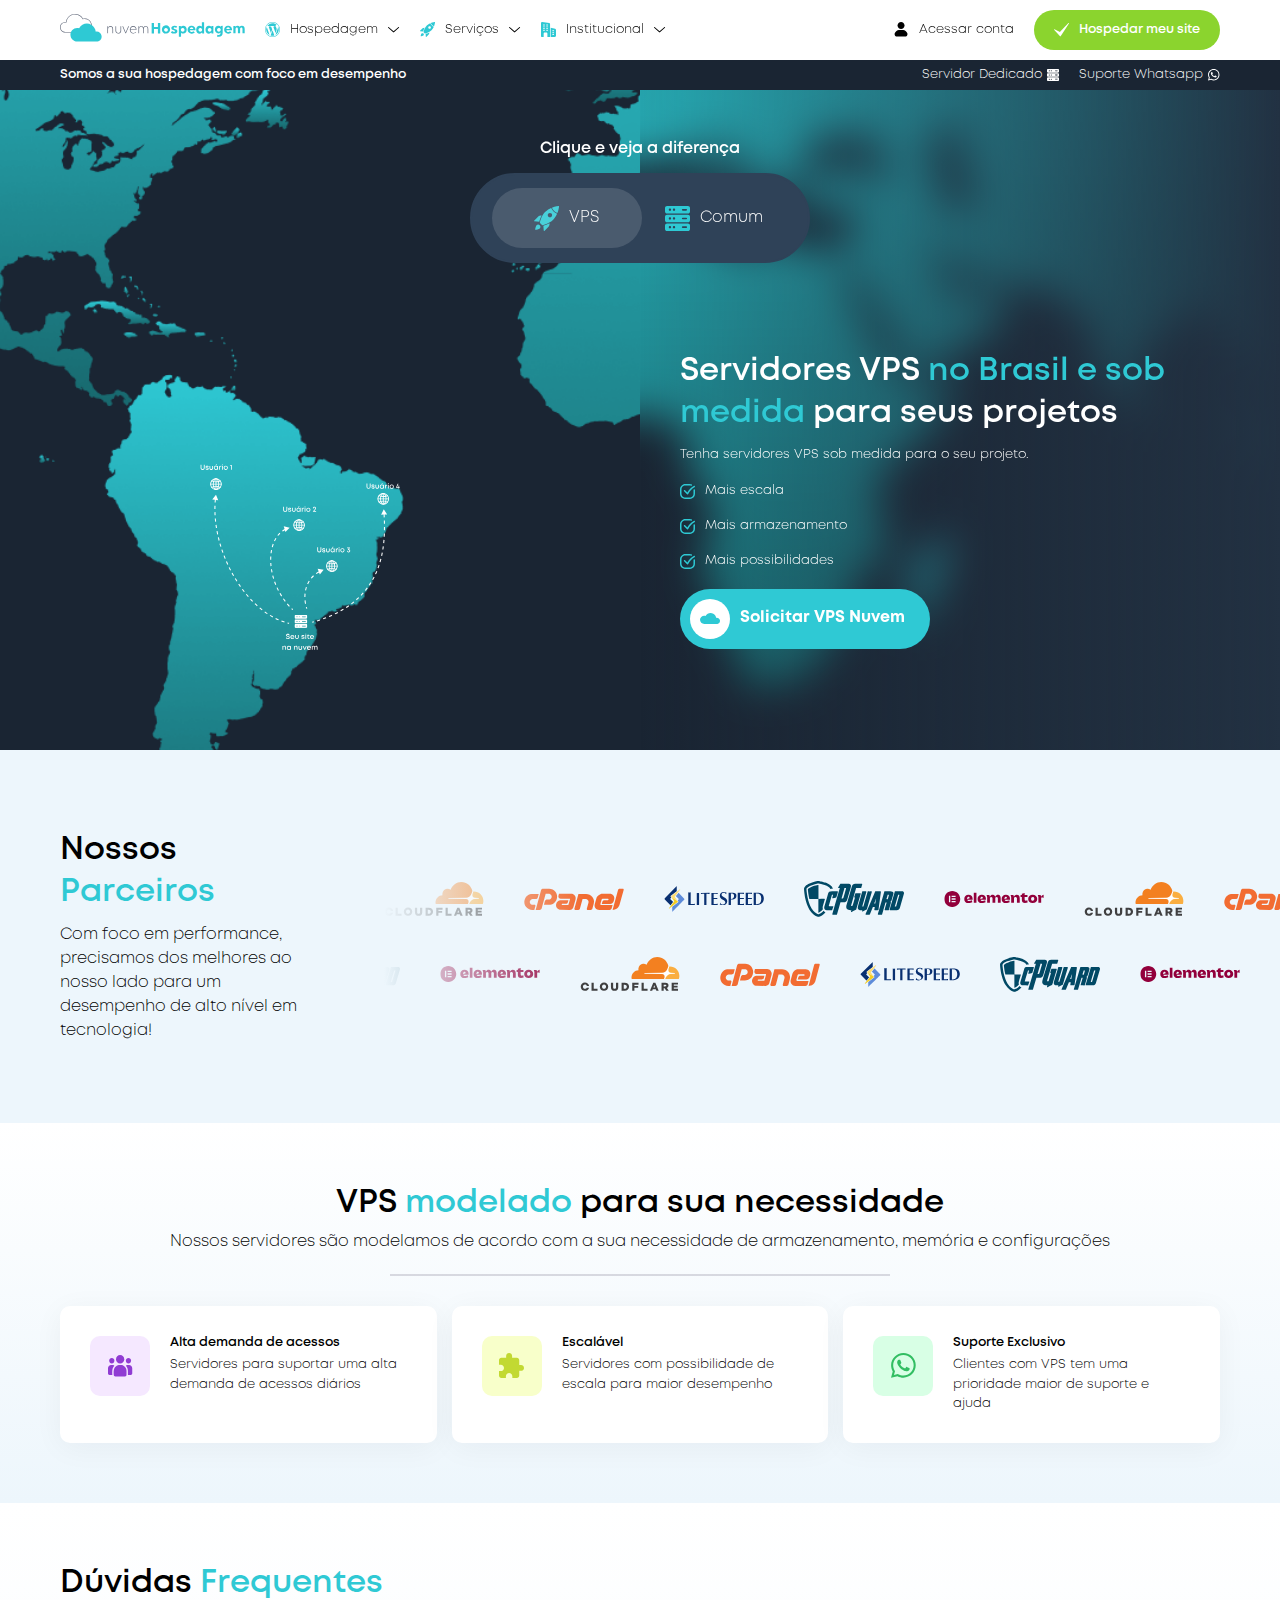
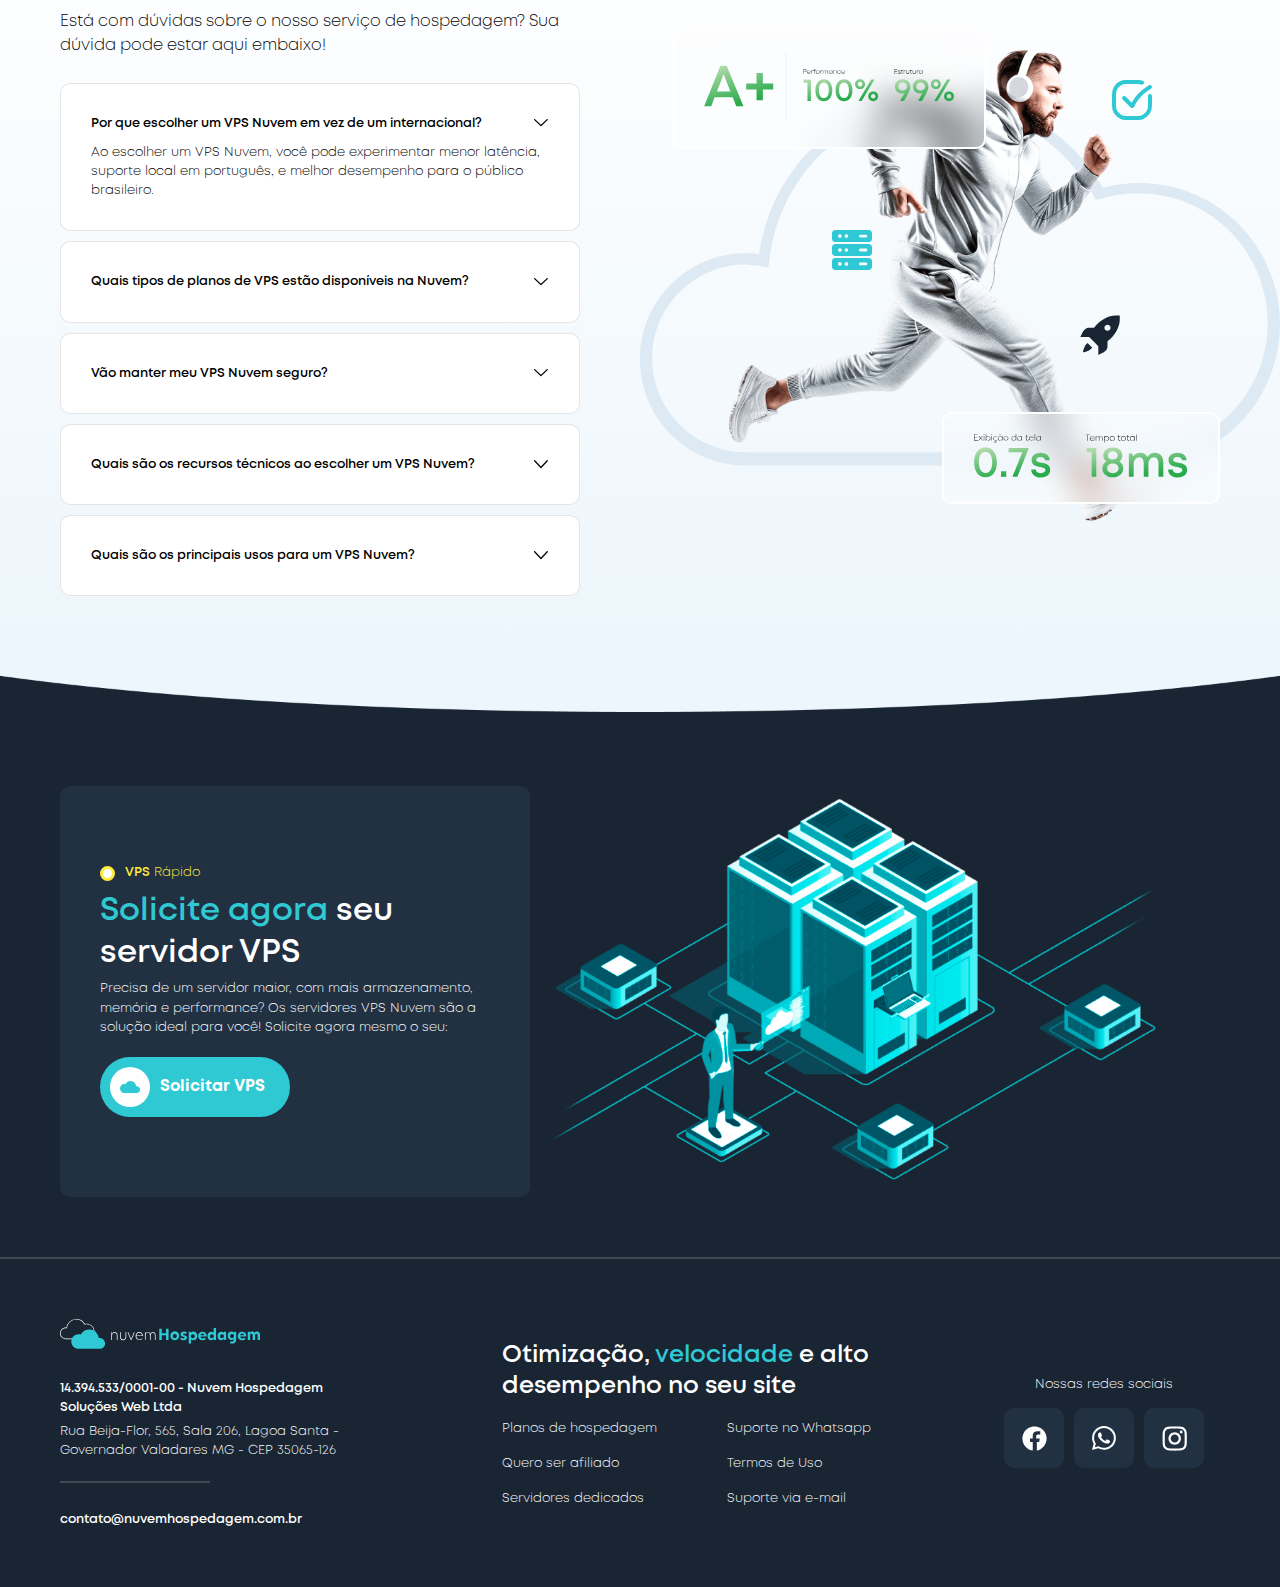
<file: hospedagem-vps/index.html>
<!DOCTYPE html>
<html lang="pt-BR">
<head>
    
<meta charset="UTF-8"> <!-- SEMPRE primeiro -->

  <!-- Google Tag Manager -->
  <script>
  (function(w,d,s,l,i){w[l]=w[l]||[];w[l].push({'gtm.start':
  new Date().getTime(),event:'gtm.js'});var f=d.getElementsByTagName(s)[0],
  j=d.createElement(s),dl=l!='dataLayer'?'&l='+l:'';j.async=true;j.src=
  'https://www.googletagmanager.com/gtm.js?id='+i+dl;f.parentNode.insertBefore(j,f);
  })(window,document,'script','dataLayer','GTM-PV2DW98');
  </script>
  <!-- End Google Tag Manager -->
  
    <!-- Meta Pixel Code -->
<script>
!function(f,b,e,v,n,t,s)
{if(f.fbq)return;n=f.fbq=function(){n.callMethod?
n.callMethod.apply(n,arguments):n.queue.push(arguments)};
if(!f._fbq)f._fbq=n;n.push=n;n.loaded=!0;n.version='2.0';
n.queue=[];t=b.createElement(e);t.async=!0;
t.src=v;s=b.getElementsByTagName(e)[0];
s.parentNode.insertBefore(t,s)}(window, document,'script',
'https://connect.facebook.net/en_US/fbevents.js');
fbq('init', '682382215529226');
fbq('track', 'PageView');
</script>
<noscript><img height="1" width="1" style="display:none"
src="https://www.facebook.com/tr?id=682382215529226&ev=PageView&noscript=1"
/></noscript>
<!-- End Meta Pixel Code -->
  <meta charset="UTF-8">

  <meta name="HandheldFriendly" content="true">
  <meta http-equiv="X-UA-Compatible" content="IE=edge">
  <meta name="viewport" content="width=device-width, initial-scale=1.0, maximum-scale=1.0, user-scalable=no"/>

  <title>Servidores VPS de Alto Desempenho | Nuvem Hospedagem</title>
  <meta property="og:title" content="Servidores VPS de Alto Desempenho | Nuvem Hospedagem">

  <meta name="description" content="Servidores VPS localizados no Brasil sob medida para seus projetos que demandam maior desempenho, velocidade e escala">
  <meta itemprop="description" content="Servidores VPS localizados no Brasil sob medida para seus projetos que demandam maior desempenho, velocidade e escala">
  <meta property="og:description" content="Servidores VPS localizados no Brasil sob medida para seus projetos que demandam maior desempenho, velocidade e escala">

  <meta name="theme-color" content="#FFFFFF">
  <meta name="msapplication-TileColor" content="#FFFFFF">
  <meta name="msapplication-navbutton-color" content="#FFFFFF">
  <meta name="apple-mobile-web-app-status-bar-style" content="#FFFFFF">

  <link rel="apple-touch-icon" sizes="180x180" href="https://nuvemhospedagem.com.br/assets/files/favicons/apple-touch-icon.png">
  <link rel="icon" type="image/png" sizes="32x32" href="https://nuvemhospedagem.com.br/assets/files/favicons/favicon-32x32.png">
  <link rel="icon" type="image/png" sizes="192x192" href="https://nuvemhospedagem.com.br/assets/files/favicons/android-chrome-192x192.png">
  <link rel="icon" type="image/png" sizes="16x16" href="https://nuvemhospedagem.com.br/assets/files/favicons/favicon-16x16.png">
  <link rel="mask-icon" href="https://nuvemhospedagem.com.br/assets/files/favicons/safari-pinned-tab.svg" color="#2dc9d4">
  <meta name="msapplication-TileImage" content="https://nuvemhospedagem.com.br/assets/files/favicons/mstile-144x144.png">
  <meta name="msapplication-config" content="https://nuvemhospedagem.com.br/assets/files/favicons/browserconfig.xml">
  <link rel="shortcut icon" href="../assets/files/favicons/favicon.ico">
  <link rel="manifest" href="../assets/files/favicons/site.webmanifest">

  <meta property="og:locale" content="pt_BR">
  <meta property="og:image:type" content="image/png">
  <meta property="og:image:width" content="1920">
  <meta property="og:image:height" content="1080">
  <meta property="og:type" content="website">
  <meta property="og:card" content="summary_large_image">

  <meta name="image" content="https://nuvemhospedagem.com.br/assets/files/favicons/capa.png">
  <meta itemprop="image" content="https://nuvemhospedagem.com.br/assets/files/favicons/capa.png">
  <meta property="og:image" content="https://nuvemhospedagem.com.br/assets/files/favicons/capa.png">

  <meta name="author" content="Nuvem Hospedagem">
  <meta itemprop="name" content="Nuvem Hospedagem">
  <meta name="article:author" content="Nuvem Hospedagem">
  <meta name="application-name" content="Nuvem Hospedagem">
  <meta property="og:site_name" content="Nuvem Hospedagem">
  <meta name="apple-mobile-web-app-title" content="Nuvem Hospedagem">

  <link href="../assets/css/pages/hospedagem-vps/index.css" rel="stylesheet">
</head>
<body>

  

  <!-- 
    nav 
  -->
  <nav>
    <!-- Conteúdo -->
    <div class="conteudo">
      <!-- Logo -->
      <a href="/" class="logo">
        <img src="../assets/files/images/loog-nuvem.svg">
      </a>
      <!-- Botão Menu Mobile -->
      <button class="menu">
        <span class="um"></span>
        <span class="dois"></span>
      </button>
      <!-- Opções -->
      <div class="opcoes">
        <!-- Opção Hospedagem -->
        <div class="opcao">
          <button class="abrirOpcao">
            <img src="../assets/files/images/icone-wordpress.svg" class="icone">
            <p>Hospedagem</p>
            <img src="../assets/files/images/icone-setinha.svg" class="setinha">
          </button>
          <div class="subOpcoes">
            <a href="/hospedagem-wordpress">
              <img src="../assets/files/images/icone-wordpress.svg" class="icone">
              <p>Hospedagem WordPress</p>
            </a>
            <a href="/hospedagem-ssd">
              <img src="../assets/files/images/icone-backup-verde.svg" class="icone">
              <p>Hospedagem SSD</p>
            </a>
            <a href="/hospedagem-vps">
              <img src="../assets/files/images/icone-escudo-azul.svg" class="icone">
              <p>Hospedagem VPS</p>
            </a>
            <a href="/vps-n8n">
              <img src="../assets/files/images/n8n-vps-nuvem.svg" class="icone">
              <p>VPS N8N</p>
            </a>
          </div>
        </div>
        <!-- Opção Serviços -->
        <div class="opcao">
          <button class="abrirOpcao">
            <img src="../assets/files/images/icone-foguete-azul.svg" class="icone">
            <p>Serviços</p>
            <img src="../assets/files/images/icone-setinha.svg" class="setinha">
          </button>
          <div class="subOpcoes">
            <a href="/certificado-ssl">
              <img src="../assets/files/images/icone-cadeado.svg" class="icone">
              <p>Certificado SSL</p>
            </a>
            <a href="/email-profissional">
              <img src="../assets/files/images/icone-arroba-vermelho.svg" class="icone">
              <p>E-mail profissional</p>
            </a>
            <a href="/registrar-dominio">
              <img src="../assets/files/images/icone-link.svg" class="icone">
              <p>Registrar domínio</p>
            </a>
          </div>
        </div>
        <!-- Opção Institucional -->
        <div class="opcao">
          <button class="abrirOpcao">
            <img src="../assets/files/images/icone-institucional.svg" class="icone">
            <p>Institucional</p>
            <img src="../assets/files/images/icone-setinha.svg" class="setinha">
          </button>
          <div class="subOpcoes">
            <a href="/sobre-nos">
              <img src="../assets/files/images/icone-nuvem-preto.svg" class="icone">
              <p>Sobre nós</p>
            </a>
            <a href="/perguntas-frequentes">
              <img src="../assets/files/images/icone-busca-verde.svg" class="icone">
              <p>Perguntas frequentes</p>
            </a>
            <a href="/afiliados">
              <img src="../assets/files/images/icone-parceiro.svg" class="icone">
              <p>Seja um afiliado</p>
            </a>
          </div>
        </div>
        <!-- Acessar conta -->
        <a href="https://cliente.nuvemhospedagem.com.br/index.php/login" target="_blank" class="entrar">
          <img src="../assets/files/images/icone-usuario.svg" class="icone">
          <p>Acessar conta</p>
        </a>
        <!-- Hospedar site -->
        <a href="/hospedagem-wordpress" class="hospedar">
          <img src="../assets/files/images/icone-check.svg" class="icone">
          <p>Hospedar meu site</p>
        </a>
      </div>
    </div>
    <!-- Faixa -->
    <div class="faixa">
      <h3>Somos a sua hospedagem com foco em desempenho</h3>
      <a href="/hospedagem-vps">
        <p>Servidor Dedicado</p>
        <img src="../assets/files/images/icone-dados.svg">
      </a>
      <a href="https://api.whatsapp.com/send?phone=551130424338&text=Ol%C3%A1,%20vim%20do%20site%20de%20voc%C3%AAs%20e%20preciso%20de%20ajuda!" target="_blank">
        <p>Suporte Whatsapp</p>
        <img src="../assets/files/images/icone-whatsapp.svg">
      </a>
    </div>
    <!-- Tamanho -->
    <div class="tamanho"></div>
  </nav>

  <!-- 
    seção servidores 
  -->
  <section class="servidores dois">
    <!-- Mundo -->
    <div class="mundo">
      <div class="seletor">
        <h3>Clique e veja a diferença</h3>
        <div class="toggle">
          <div class="parte">
            <img src="../assets/files/images/icone-foguete-azul.svg">
            <p>VPS</p>
          </div>
          <div class="parte">
            <img src="../assets/files/images/icone-servidor-azul.svg">
            <p>Comum</p>
          </div>
          <span></span>
        </div>
      </div>
      <div class="texto brasil">
        <h2>Servidores VPS <span>no Brasil e sob medida</span> para seus projetos</h2>
        <p>Tenha servidores VPS sob medida para o seu projeto.</p>
        <div class="item">
          <img src="../assets/files/images/icone-check-azul.svg">
          <h3>Mais escala</h3>
        </div>
        <div class="item">
          <img src="../assets/files/images/icone-check-azul.svg">
          <h3>Mais armazenamento</h3>
        </div>
        <div class="item">
          <img src="../assets/files/images/icone-check-azul.svg">
          <h3>Mais possibilidades</h3>
        </div>
        <a href="https://api.whatsapp.com/send?phone=551130424338&text=Ol%C3%A1,%20eu%20tenho%20interesse%20nos%20servidores%20VPS%20de%20voc%C3%AAs!" target="_blank">
          <div class="icone">
            <img src="../assets/files/images/icone-nuvem-cheio.svg">
          </div>
          <h3>Solicitar VPS Nuvem</h3>
        </a>
      </div>
      <div class="texto eua">
        <h2><span>Servidores comuns</span> para projetos grandes é problema</h2>
        <p>Servidores comuns são um problema para grandes projetos que demandam mais armazenamento e  escala.</p>
        <div class="item">
          <img src="../assets/files/images/icone-x.svg">
          <h3>Maior PING</h3>
        </div>
        <div class="item">
          <img src="../assets/files/images/icone-x.svg">
          <h3>Menos velocidade</h3>
        </div>
        <div class="item">
          <img src="../assets/files/images/icone-x.svg">
          <h3>Mais limitações</h3>
        </div>
      </div>
      <img src="../assets/files/images/mundo.png" class="mapa">
      <img src="../assets/files/images/caminhos-brasil.svg" class="caminhos brasil">
      <img src="../assets/files/images/caminhos-eua.svg" class="caminhos eua">
    </div>
  </section>

  <!-- 
    seção parceiros 
  -->
  <section class="parceiros">
    <!-- Texto -->
    <div class="texto">
      <h2>Nossos</h2>
      <h3>Parceiros</h3>
      <p>Com foco em performance, precisamos dos melhores ao nosso lado para um desempenho de alto nível em tecnologia!</p>
    </div>
    <!-- Slide -->
    <div class="slide">
      <div class="sombra um"></div>
      <div class="sombra dois"></div>
      <div class="parte um">
        <img src="../assets/files/images/logo-cloudflare.svg">
        <img src="../assets/files/images/logo-cpanel.svg">
        <img src="../assets/files/images/logo-litespeed.svg">
        <img src="../assets/files/images/logo-cpguard.svg">
        <img src="../assets/files/images/logo-elementor.svg">
        <img src="../assets/files/images/logo-cloudflare.svg">
        <img src="../assets/files/images/logo-cpanel.svg">
        <img src="../assets/files/images/logo-litespeed.svg">
        <img src="../assets/files/images/logo-cpguard.svg">
        <img src="../assets/files/images/logo-elementor.svg">
        <img src="../assets/files/images/logo-cloudflare.svg">
        <img src="../assets/files/images/logo-cpanel.svg">
        <img src="../assets/files/images/logo-litespeed.svg">
        <img src="../assets/files/images/logo-cpguard.svg">
        <img src="../assets/files/images/logo-elementor.svg">
        <img src="../assets/files/images/logo-cloudflare.svg">
        <img src="../assets/files/images/logo-cpanel.svg">
        <img src="../assets/files/images/logo-litespeed.svg">
        <img src="../assets/files/images/logo-cpguard.svg">
        <img src="../assets/files/images/logo-elementor.svg">
      </div>
      <div class="parte dois">
        <img src="../assets/files/images/logo-cloudflare.svg">
        <img src="../assets/files/images/logo-cpanel.svg">
        <img src="../assets/files/images/logo-litespeed.svg">
        <img src="../assets/files/images/logo-cpguard.svg">
        <img src="../assets/files/images/logo-elementor.svg">
        <img src="../assets/files/images/logo-cloudflare.svg">
        <img src="../assets/files/images/logo-cpanel.svg">
        <img src="../assets/files/images/logo-litespeed.svg">
        <img src="../assets/files/images/logo-cpguard.svg">
        <img src="../assets/files/images/logo-elementor.svg">
        <img src="../assets/files/images/logo-cloudflare.svg">
        <img src="../assets/files/images/logo-cpanel.svg">
        <img src="../assets/files/images/logo-litespeed.svg">
        <img src="../assets/files/images/logo-cpguard.svg">
        <img src="../assets/files/images/logo-elementor.svg">
        <img src="../assets/files/images/logo-cloudflare.svg">
        <img src="../assets/files/images/logo-cpanel.svg">
        <img src="../assets/files/images/logo-litespeed.svg">
        <img src="../assets/files/images/logo-cpguard.svg">
        <img src="../assets/files/images/logo-elementor.svg">
      </div>
    </div>
  </section>

  <!-- 
    seção modelamos 
  -->
  <section class="modelamos dois">
    <!-- Titulo -->
    <div class="titulo">
      <h2>VPS <span>modelado</span> para sua necessidade</h2>
      <p>Nossos servidores são modelamos de acordo com a sua necessidade de armazenamento, memória e configurações</p>
      <div class="linha"></div>
    </div>
    <!-- Quadros -->
    <div class="quadros">
      <div class="quadro">
        <div class="icone um">
          <img src="../assets/files/images/icone-usuarios.svg">
        </div>
        <div class="texto">
          <h3>Alta demanda de acessos</h3>
          <p>Servidores para suportar uma alta demanda de acessos diários</p>
        </div>
      </div>
      <div class="quadro">
        <div class="icone dois">
          <img src="../assets/files/images/icone-plugins.svg">
        </div>
        <div class="texto">
          <h3>Escalável</h3>
          <p>Servidores com possibilidade de escala para maior desempenho</p>
        </div>
      </div>
      <div class="quadro">
        <div class="icone tres">
          <img src="../assets/files/images/icone-whatsapp-verde.svg">
        </div>
        <div class="texto">
          <h3>Suporte Exclusivo</h3>
          <p>Clientes com VPS tem uma prioridade maior de suporte e ajuda</p>
        </div>
      </div>
    </div>
  </section>

  <!-- 
    seção dúvidas 
  -->
  <section class="duvidas">
    <!-- Texto -->
    <div class="texto">
      <h2>Dúvidas <span>Frequentes</span></h2>
      <p>Está com dúvidas sobre o nosso serviço de hospedagem? Sua dúvida pode estar aqui embaixo!</p>
      <div class="duvida ativo">
        <div class="nome">
          <h3>Por que escolher um VPS Nuvem em vez de um internacional?</h3>
          <img src="../assets/files/images/icone-setinha.svg">
        </div>
        <h4>Ao escolher um VPS Nuvem, você pode experimentar menor latência, suporte local em português, e melhor desempenho para o público brasileiro.</h4>
      </div>
      <div class="duvida">
        <div class="nome">
          <h3>Quais tipos de planos de VPS estão disponíveis na Nuvem?</h3>
          <img src="../assets/files/images/icone-setinha.svg">
        </div>
        <h4>Aqui você pode encontrar uma variedade de planos de VPS, desde opções gerenciadas até não gerenciadas, com diferentes recursos de hardware e escalabilidade para atender às suas necessidades.</h4>
      </div>
      <div class="duvida">
        <div class="nome">
          <h3>Vão manter meu VPS Nuvem seguro?</h3>
          <img src="../assets/files/images/icone-setinha.svg">
        </div>
        <h4>Temos a implementação de medidas como atualizações regulares de software, firewalls, monitoramento de segurança e criptografia de dados.</h4>
      </div>
      <div class="duvida">
        <div class="nome">
          <h3>Quais são os recursos técnicos ao escolher um VPS Nuvem?</h3>
          <img src="../assets/files/images/icone-setinha.svg">
        </div>
        <h4>Ao escolher um VPS Nuvem, é importante considerar fatores como largura de banda, potência de processamento, capacidade de armazenamento e tipo de virtualização para garantir que atenda às necessidades do seu projeto.</h4>
      </div>
      <div class="duvida">
        <div class="nome">
          <h3>Quais são os principais usos para um VPS Nuvem?</h3>
          <img src="../assets/files/images/icone-setinha.svg">
        </div>
        <h4>Um VPS Nuvem pode ser utilizado para hospedar sites e aplicativos locais, serviços de jogos online, VPNs e outras aplicações que exigem alta performance e confiabilidade para o público brasileiro.</h4>
      </div>
    </div>
    <!-- Imagem -->
    <div class="imagem">
      <div class="quadro um">
        <img src="../assets/files/images/velocidade-nota.svg">
      </div>
      <div class="quadro dois">
        <img src="../assets/files/images/velocidade-tempo.svg">
      </div>
      <img src="../assets/files/images/icone-check-azul.svg" class="wordpress">
      <img src="../assets/files/images/icone-servidor-azul.svg" class="elementor">
      <img src="../assets/files/images/icone-foguete.svg" class="foguete">
      <img src="../assets/files/images/homem-rapido.png" class="homem">
      <img src="../assets/files/images/icone-nuvem.svg" class="nuvem">
    </div>
  </section>

  <!-- 
    seção migrar 
  -->
  <section class="migrar">

    <!-- Divisor -->
    <img src="../assets/files/images/divisor.png" class="divisor">
    <!-- Quadro -->
    <div class="quadro">
      <div class="tag">
        <div class="bolinha"></div>
        <h3><span>VPS</span> Rápido</h3>
      </div>
      <h2><span>Solicite agora</span> seu servidor VPS</h2>
      <p>Precisa de um servidor maior, com mais armazenamento, memória e performance? Os servidores VPS Nuvem são a solução ideal para você! Solicite agora mesmo o seu:</p>
      <a href="https://api.whatsapp.com/send?phone=551130424338&text=Ol%C3%A1,%20eu%20tenho%20interesse%20nos%20servidores%20VPS%20de%20voc%C3%AAs!" target="_blank">
        <div class="icone">
          <img src="../assets/files/images/icone-nuvem-cheio.svg">
        </div>
        <h3>Solicitar VPS</h3>
      </a>
    </div>
    <!-- Imagem -->
    <img src="../assets/files/images/servidores.png" class="vetor">
  </section>

  <!-- 
    footer 
  -->
  <footer>
    <!-- Copyright -->
    <div class="copyright">
      <img src="../assets/files/images/logo-nuvem-2.svg">
      <h3>14.394.533/0001-00 - Nuvem Hospedagem Soluções Web Ltda</h3>
      <p>Rua Beija-Flor, 565, Sala 206, Lagoa Santa - Governador Valadares MG - CEP 35065-126</p>
      <div class="linha"></div>
      <h4>contato@nuvemhospedagem.com.br</h4>
    </div>
    <!-- Links -->
    <div class="links">
      <h2>Otimização, <span>velocidade</span> e alto desempenho no seu site</h2>
      <div class="partes">
        <div class="parte">
          <a href="/hospedagem-wordpress">Planos de hospedagem</a>
          <a href="/afiliados">Quero ser afiliado</a>
          <a href="/hospedagem-vps">Servidores dedicados</a>
        </div>
        <div class="parte">
          <a href="https://api.whatsapp.com/send?phone=551130424338&text=Ol%C3%A1,%20vim%20do%20site%20de%20voc%C3%AAs%20e%20preciso%20de%20ajuda!" target="_blank">Suporte no Whatsapp</a>
          <a href="https://www.nuvemhospedagem.com.br/termos.html">Termos de Uso</a>
          <a href="mailto:suporte@nuvemhospedagem.com.br">Suporte via e-mail</a>
        </div>
      </div>
    </div>
    <!-- Redes -->
    <div class="redes">
      <h3>Nossas redes sociais</h3>
      <div class="botoes">
        <a href="https://facebook.com/nuvemhospedagem" target="_blank">
          <img src="../assets/files/images/icone-facebook.svg">
        </a>
        <a href="https://api.whatsapp.com/send?phone=551130424338&text=Ol%C3%A1,%20vim%20do%20site%20de%20voc%C3%AAs%20e%20preciso%20de%20ajuda!" target="_blank">
          <img src="../assets/files/images/icone-whatsapp.svg">
        </a>
        <a href="https://instagram.com/nuvemhospedagem" target="_blank">
          <img src="../assets/files/images/icone-instagram.svg">
        </a>
      </div>
    </div>
  </footer>

  <!-- 
    scripts 
  -->
  <script src="../assets/js/global/global.js"></script>
  <script src="../assets/js/elementos/nav.js"></script>
  <script src="../assets/js/sections/animar-section.js"></script>
  <script src="../assets/js/sections/section-duvidas.js"></script>
  <script src="../assets/js/sections/section-servidores.js"></script>

<!-- Google Tag Manager (noscript) -->
<noscript><iframe src="https://www.googletagmanager.com/ns.html?id=GTM-PV2DW98"
height="0" width="0" style="display:none;visibility:hidden"></iframe></noscript>
<!-- End Google Tag Manager (noscript) -->
  
  <!-- 
    Chat ao vivo 
  -->
  <iframe data-product="web_widget" title="No content" role="presentation" tabindex="-1" allow="microphone *" aria-hidden="true" src="about:blank" style="width: 0px; height: 0px; border: 0px; position: absolute; top: -9999px;"></iframe>
  <script type="text/javascript">
    window.$zopim||(function(d,s){var z=$zopim=function(c){z._.push(c)},$=z.s=
    d.createElement(s),e=d.getElementsByTagName(s)[0];z.set=function(o){z.set.
    _.push(o)};z._=[];z.set._=[];$.async=!0;$.setAttribute("charset","utf-8");
    $.src="https://v2.zopim.com/?22CBWIRVUp0PfpBgTVJQxeMMfOjo2L7S";z.t=+new Date;$.
    type="text/javascript";e.parentNode.insertBefore($,e)})(document,"script");
  </script>

</body>
</html>
</file>
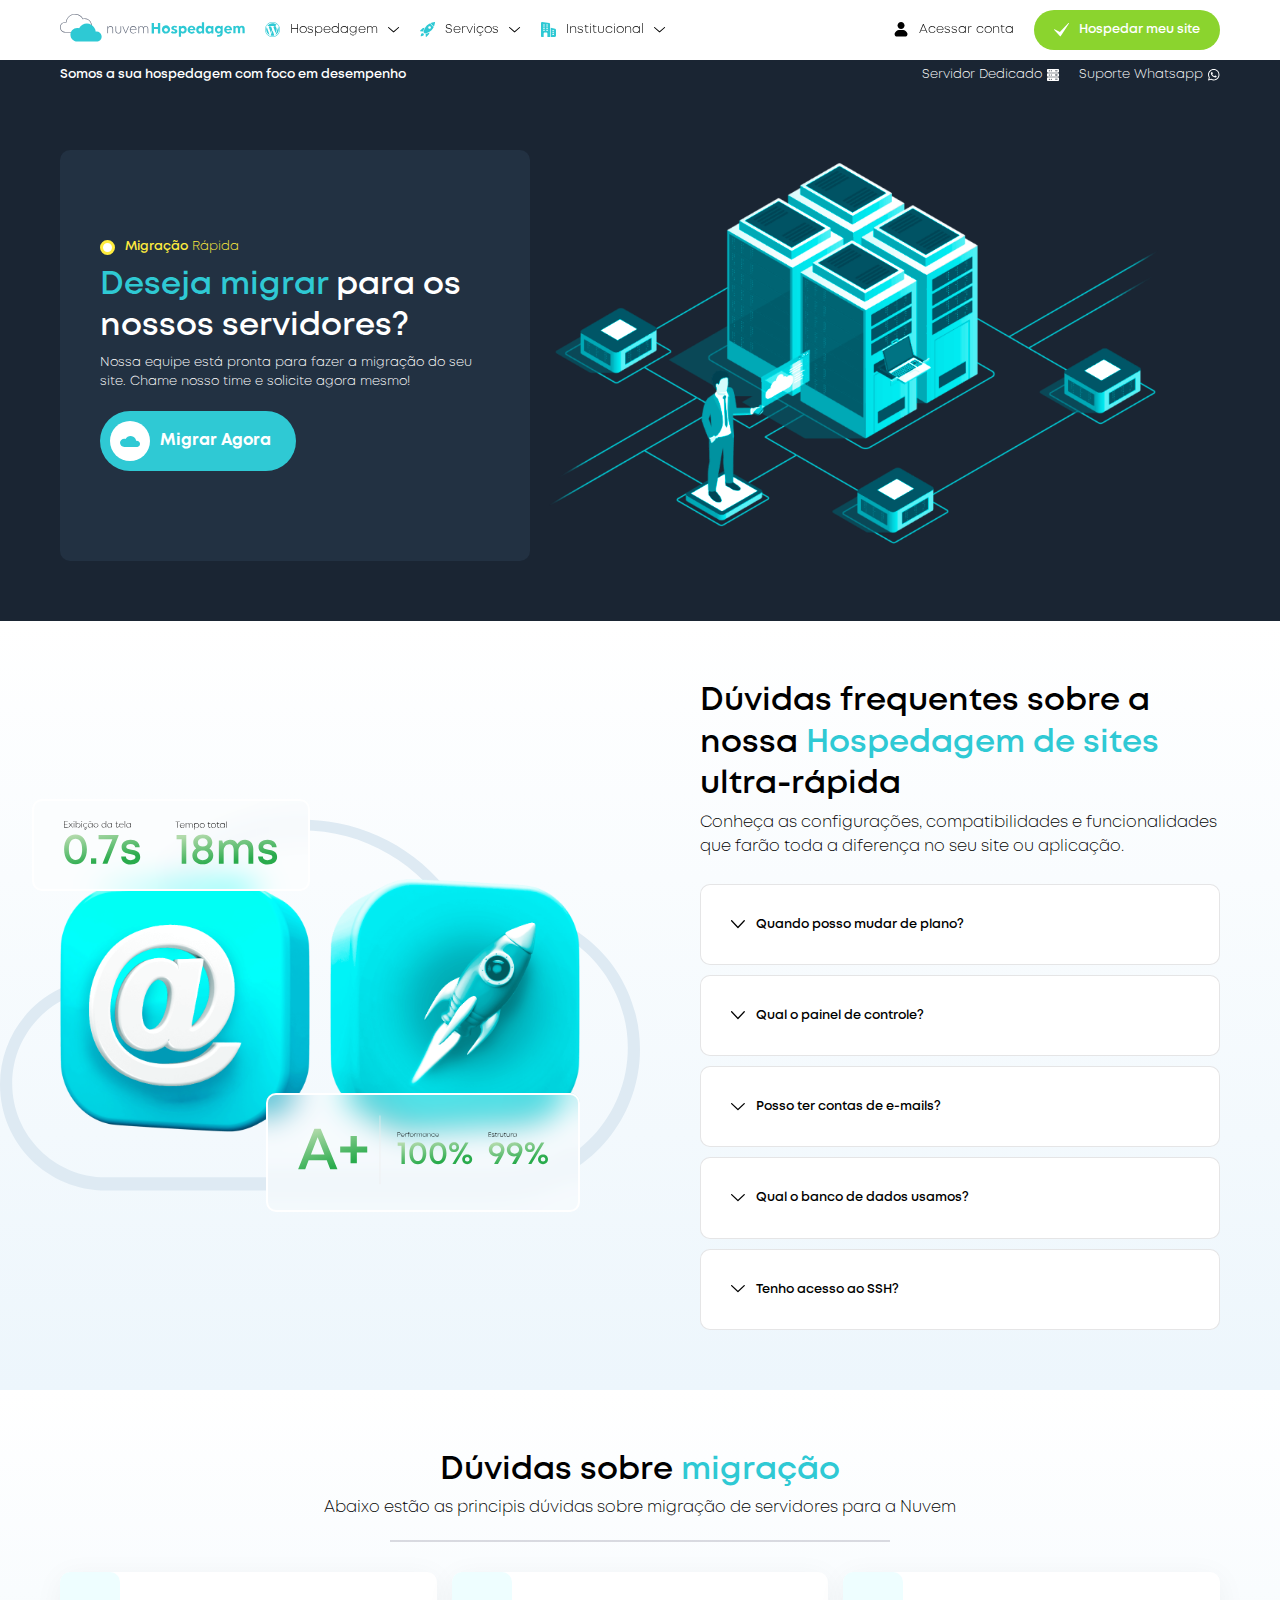
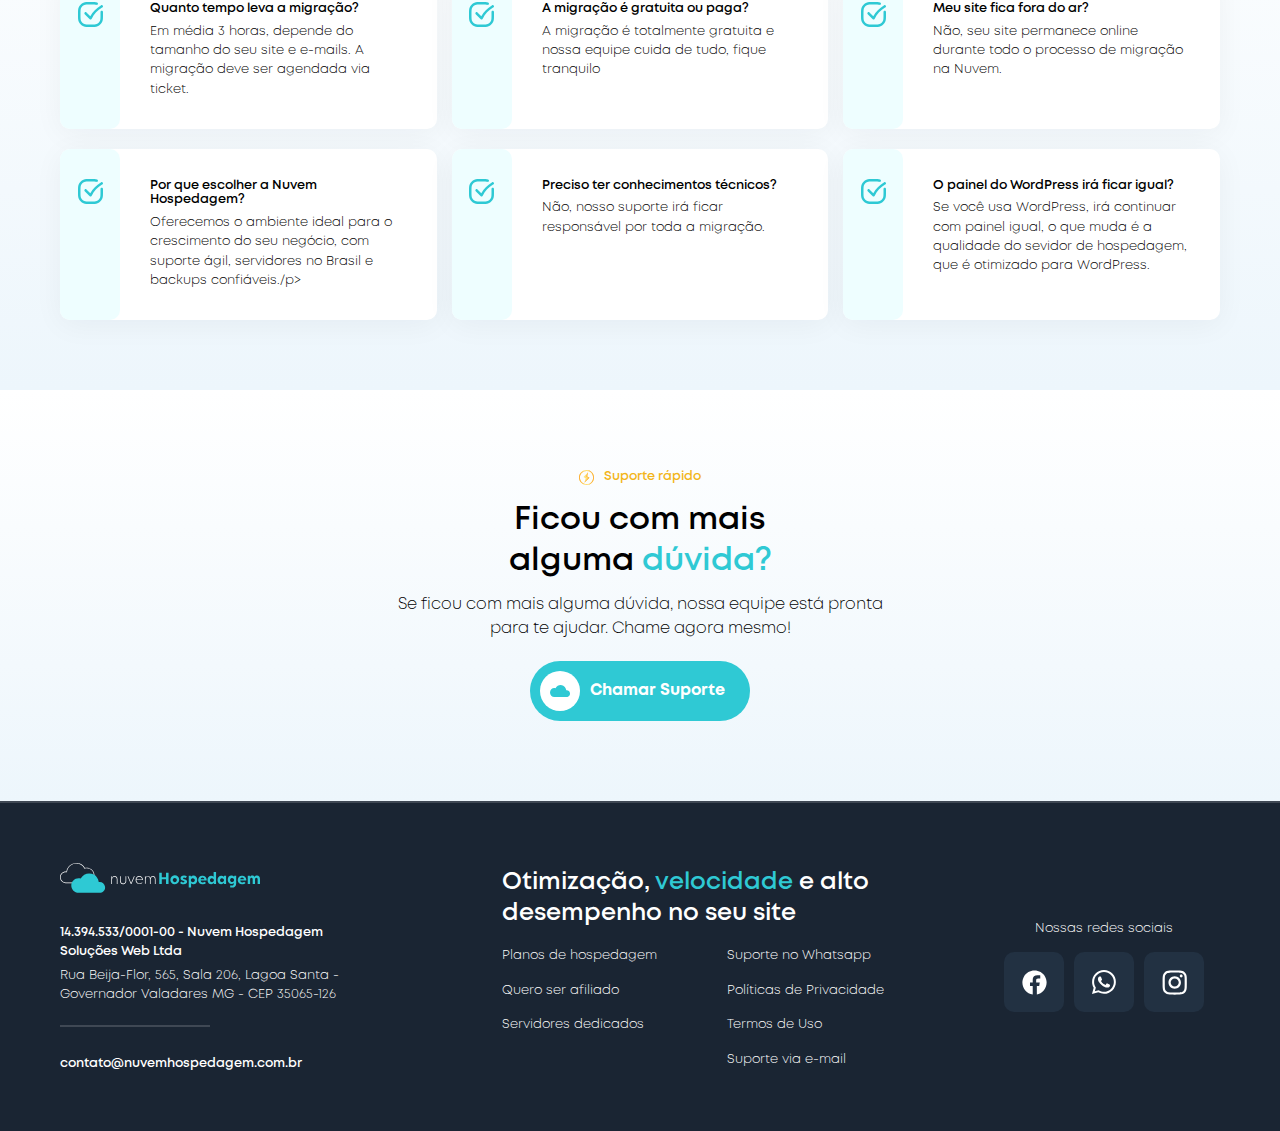
<file: migracao/index.html>
<!DOCTYPE html>
<html lang="pt-BR">
<head>
    
<meta charset="UTF-8"> <!-- SEMPRE primeiro -->

  <!-- Google Tag Manager -->
  <script>
  (function(w,d,s,l,i){w[l]=w[l]||[];w[l].push({'gtm.start':
  new Date().getTime(),event:'gtm.js'});var f=d.getElementsByTagName(s)[0],
  j=d.createElement(s),dl=l!='dataLayer'?'&l='+l:'';j.async=true;j.src=
  'https://www.googletagmanager.com/gtm.js?id='+i+dl;f.parentNode.insertBefore(j,f);
  })(window,document,'script','dataLayer','GTM-PV2DW98');
  </script>
  <!-- End Google Tag Manager -->
  
    <!-- Meta Pixel Code -->
<script>
!function(f,b,e,v,n,t,s)
{if(f.fbq)return;n=f.fbq=function(){n.callMethod?
n.callMethod.apply(n,arguments):n.queue.push(arguments)};
if(!f._fbq)f._fbq=n;n.push=n;n.loaded=!0;n.version='2.0';
n.queue=[];t=b.createElement(e);t.async=!0;
t.src=v;s=b.getElementsByTagName(e)[0];
s.parentNode.insertBefore(t,s)}(window, document,'script',
'https://connect.facebook.net/en_US/fbevents.js');
fbq('init', '682382215529226');
fbq('track', 'PageView');
</script>
<noscript><img height="1" width="1" style="display:none"
src="https://www.facebook.com/tr?id=682382215529226&ev=PageView&noscript=1"
/></noscript>
<!-- End Meta Pixel Code -->
  <meta charset="UTF-8">

  <meta name="HandheldFriendly" content="true">
  <meta http-equiv="X-UA-Compatible" content="IE=edge">
  <meta name="viewport" content="width=device-width, initial-scale=1.0, maximum-scale=1.0, user-scalable=no"/>

  <title>Migre para servidores rápidos | Nuvem Hospedagem</title>
  <meta property="og:title" content="Migre para servidores rápidos | Nuvem Hospedagem">

  <meta name="description" content="Tenha seu site hospedado em servidores otimizados para um maior desempenho e velocidade de abertura">
  <meta itemprop="description" content="Tenha seu site hospedado em servidores otimizados para um maior desempenho e velocidade de abertura">
  <meta property="og:description" content="Tenha seu site hospedado em servidores otimizados para um maior desempenho e velocidade de abertura">

  <meta name="theme-color" content="#FFFFFF">
  <meta name="msapplication-TileColor" content="#FFFFFF">
  <meta name="msapplication-navbutton-color" content="#FFFFFF">
  <meta name="apple-mobile-web-app-status-bar-style" content="#FFFFFF">

  <link rel="apple-touch-icon" sizes="180x180" href="https://nuvemhospedagem.com.br/assets/files/favicons/apple-touch-icon.png">
  <link rel="icon" type="image/png" sizes="32x32" href="https://nuvemhospedagem.com.br/assets/files/favicons/favicon-32x32.png">
  <link rel="icon" type="image/png" sizes="192x192" href="https://nuvemhospedagem.com.br/assets/files/favicons/android-chrome-192x192.png">
  <link rel="icon" type="image/png" sizes="16x16" href="https://nuvemhospedagem.com.br/assets/files/favicons/favicon-16x16.png">
  <link rel="mask-icon" href="https://nuvemhospedagem.com.br/assets/files/favicons/safari-pinned-tab.svg" color="#2dc9d4">
  <meta name="msapplication-TileImage" content="https://nuvemhospedagem.com.br/assets/files/favicons/mstile-144x144.png">
  <meta name="msapplication-config" content="https://nuvemhospedagem.com.br/assets/files/favicons/browserconfig.xml">
  <link rel="shortcut icon" href="../assets/files/favicons/favicon.ico">
  <link rel="manifest" href="../assets/files/favicons/site.webmanifest">

  <meta property="og:locale" content="pt_BR">
  <meta property="og:image:type" content="image/png">
  <meta property="og:image:width" content="1920">
  <meta property="og:image:height" content="1080">
  <meta property="og:type" content="website">
  <meta property="og:card" content="summary_large_image">

  <meta name="image" content="https://nuvemhospedagem.com.br/assets/files/favicons/capa.png">
  <meta itemprop="image" content="https://nuvemhospedagem.com.br/assets/files/favicons/capa.png">
  <meta property="og:image" content="https://nuvemhospedagem.com.br/assets/files/favicons/capa.png">

  <meta name="author" content="Nuvem Hospedagem">
  <meta itemprop="name" content="Nuvem Hospedagem">
  <meta name="article:author" content="Nuvem Hospedagem">
  <meta name="application-name" content="Nuvem Hospedagem">
  <meta property="og:site_name" content="Nuvem Hospedagem">
  <meta name="apple-mobile-web-app-title" content="Nuvem Hospedagem">

  <link href="../assets/css/pages/perguntas-frequentes/index.css" rel="stylesheet">
</head>
<body>

  <!-- 
    nav 
  -->
  <nav>
    <!-- Conteúdo -->
    <div class="conteudo">
      <!-- Logo -->
      <a href="/" class="logo">
        <img src="../assets/files/images/loog-nuvem.svg">
      </a>
      <!-- Botão Menu Mobile -->
      <button class="menu">
        <span class="um"></span>
        <span class="dois"></span>
      </button>
      <!-- Opções -->
      <div class="opcoes">
        <!-- Opção Hospedagem -->
        <div class="opcao">
          <button class="abrirOpcao">
            <img src="../assets/files/images/icone-wordpress.svg" class="icone">
            <p>Hospedagem</p>
            <img src="../assets/files/images/icone-setinha.svg" class="setinha">
          </button>
          <div class="subOpcoes">
            <a href="/hospedagem-wordpress">
              <img src="../assets/files/images/icone-wordpress.svg" class="icone">
              <p>Hospedagem WordPress</p>
            </a>
            <a href="/hospedagem-ssd">
              <img src="../assets/files/images/icone-backup-verde.svg" class="icone">
              <p>Hospedagem SSD</p>
            </a>
            <a href="/hospedagem-vps">
              <img src="../assets/files/images/icone-escudo-azul.svg" class="icone">
              <p>Hospedagem VPS</p>
            </a>
          </div>
        </div>
        <!-- Opção Serviços -->
        <div class="opcao">
          <button class="abrirOpcao">
            <img src="../assets/files/images/icone-foguete-azul.svg" class="icone">
            <p>Serviços</p>
            <img src="../assets/files/images/icone-setinha.svg" class="setinha">
          </button>
          <div class="subOpcoes">
            <a href="/certificado-ssl">
              <img src="../assets/files/images/icone-cadeado.svg" class="icone">
              <p>Certificado SSL</p>
            </a>
            <a href="/email-profissional">
              <img src="../assets/files/images/icone-arroba-vermelho.svg" class="icone">
              <p>E-mail profissional</p>
            </a>
            <a href="/registrar-dominio">
              <img src="../assets/files/images/icone-link.svg" class="icone">
              <p>Registrar domínio</p>
            </a>
          </div>
        </div>
        <!-- Opção Institucional -->
        <div class="opcao">
          <button class="abrirOpcao">
            <img src="../assets/files/images/icone-institucional.svg" class="icone">
            <p>Institucional</p>
            <img src="../assets/files/images/icone-setinha.svg" class="setinha">
          </button>
          <div class="subOpcoes">
            <a href="/sobre-nos">
              <img src="../assets/files/images/icone-nuvem-preto.svg" class="icone">
              <p>Sobre nós</p>
            </a>
            <a href="/perguntas-frequentes">
              <img src="../assets/files/images/icone-busca-verde.svg" class="icone">
              <p>Perguntas frequentes</p>
            </a>
            <a href="/afiliados">
              <img src="../assets/files/images/icone-parceiro.svg" class="icone">
              <p>Seja um afiliado</p>
            </a>
          </div>
        </div>
        <!-- Acessar conta -->
        <a href="https://cliente.nuvemhospedagem.com.br/index.php/login" target="_blank" class="entrar">
          <img src="../assets/files/images/icone-usuario.svg" class="icone">
          <p>Acessar conta</p>
        </a>
        <!-- Hospedar site -->
        <a href="/hospedagem-wordpress" class="hospedar">
          <img src="../assets/files/images/icone-check.svg" class="icone">
          <p>Hospedar meu site</p>
        </a>
      </div>
    </div>
    <!-- Faixa -->
    <div class="faixa">
      <h3>Somos a sua hospedagem com foco em desempenho</h3>
      <a href="/hospedagem-vps">
        <p>Servidor Dedicado</p>
        <img src="../assets/files/images/icone-dados.svg">
      </a>
      <a href="https://api.whatsapp.com/send?phone=551130424338&text=Ol%C3%A1,%20vim%20do%20site%20de%20voc%C3%AAs%20e%20preciso%20de%20ajuda!" target="_blank">
        <p>Suporte Whatsapp</p>
        <img src="../assets/files/images/icone-whatsapp.svg">
      </a>
    </div>
    <!-- Tamanho -->
    <div class="tamanho"></div>
  </nav>

  <!-- 
    seção migrar 
  -->
  <section class="migrar dois">
    <!-- Quadro -->
    <div class="quadro">
      <div class="tag">
        <div class="bolinha"></div>
        <h3><span>Migração</span> Rápida</h3>
      </div>
      <h2><span>Deseja migrar</span> para os nossos servidores?</h2>
      <p>Nossa equipe está pronta para fazer a migração do seu site. Chame nosso time e solicite agora mesmo!</p>
      <a href="https://cliente.nuvemhospedagem.com.br/submitticket.php?step=2&deptid=14&subject=Migração&message=Quero+trazer+meu+site+pra+Nuvem." target="">
        <div class="icone">
          <img src="../assets/files/images/icone-nuvem-cheio.svg">
        </div>
        <h3>Migrar Agora</h3>
      </a>
    </div>
    <!-- Imagem -->
    <img src="../assets/files/images/servidores.png" class="vetor">
  </section>

  <!-- 
    seção configurações 
  -->
  <section class="configuracoes" id="configuracoes">
    <!-- Imagem -->
    <div class="imagem dois">
      <div class="quadro um">
        <img src="../assets/files/images/velocidade-tempo.svg">
      </div>
      <div class="quadro dois">
        <img src="../assets/files/images/velocidade-nota.svg">
      </div>
      <img src="../assets/files/images/arroba-3d.png" class="homem">
      <img src="../assets/files/images/foguete-3d.png" class="homem dois">
      <img src="../assets/files/images/icone-nuvem.svg" class="nuvem">
    </div>
    <!-- Texto -->
    <div class="texto">
      <h2>Dúvidas frequentes sobre a nossa <span>Hospedagem de sites</span> ultra-rápida</h2>
      <p>Conheça as configurações, compatibilidades e funcionalidades que farão toda a diferença no seu site ou aplicação.</p>
      <div class="duvida">
        <div class="nome">
          <img src="../assets/files/images/icone-setinha.svg">
          <h3>Quando posso mudar de plano?</h3>
        </div>
        <div class="conteudo">
          <h4>Solicite a mudança de plano a qualquer momento!</h4>
          <h5>Saiba como é simples e conveniente realizar alterações de plano através da central do cliente para atender melhor suas necessidades e preferências.</h5>
        </div>
      </div>
      <div class="duvida">
        <div class="nome">
          <img src="../assets/files/images/icone-setinha.svg">
          <h3>Qual o painel de controle?</h3>
        </div>
        <div class="conteudo">
          <h4>cPanel: completo e intuitivo para suas necessidades.</h4>
          <h5>Explore a versatilidade do cPanel, conhecido como o painel de controle mais utilizado e confiável do mercado. Com sua interface intuitiva e fácil de usar, o cPanel oferece uma ampla gama de recursos para gerenciar seu site de forma eficiente e sem complicações.</h5>
        </div>
      </div>
      <div class="duvida">
        <div class="nome">
          <img src="../assets/files/images/icone-setinha.svg">
          <h3>Posso ter contas de e-mails?
          </h3>
        </div>
        <div class="conteudo">
          <h4>Crie contas de e-mail personalizadas em todos os planos de hospedagem.</h4>
          <h5>Descubra como maximizar a identidade da sua marca através de contas de e-mail com domínio próprio, disponíveis em todos os nossos planos de hospedagem para garantir uma comunicação mais profissional e eficiente com seus clientes.</h5>
        </div>
      </div>
      <div class="duvida">
        <div class="nome">
          <img src="../assets/files/images/icone-setinha.svg">
          <h3>Qual o banco de dados usamos?</h3>
        </div>
        <div class="conteudo">
          <h4>Potencialize sua gestão de dados com MySQL e PHPMyAdmin.</h4>
          <h5>Explore a flexibilidade do MySQL e simplifique o gerenciamento de bancos de dados com o PHPMyAdmin. Aproveite a possibilidade de criar bancos de dados ilimitados para atender todas as suas necessidades de armazenamento.</h5>
        </div>
      </div>
      <div class="duvida">
        <div class="nome">
          <img src="../assets/files/images/icone-setinha.svg">
          <h3>Tenho acesso ao SSH?</h3>
        </div>
        <div class="conteudo">
          <h4>Acesso ao SSH disponível apenas nos planos VPS</h4>
          <h5>Entenda melhor as diferenças entre nossos planos e saiba como o acesso ao SSH pode ser uma vantagem exclusiva para os clientes dos planos VPS, oferecendo maior controle e personalização de sua hospedagem.</h5>
        </div>
      </div>
    </div>
  </section>

  <!-- 
    seção benefícios 
  -->
  <section class="beneficios">
    <!-- Titulo -->
    <div class="titulo">
      <h2>Dúvidas sobre <span>migração</span></h2>
      <p>Abaixo estão as principis dúvidas sobre migração de servidores para a Nuvem</p>
      <div class="linha"></div>
    </div>
    <!-- Quadros -->
    <div class="quadros">
      <div class="quadro">
        <div class="icone">
          <img src="../assets/files/images/icone-check-azul.svg">
        </div>
        <div class="texto">
          <h3>Quanto tempo leva a migração?</h3>
          <p>Em média 3 horas, depende do tamanho do seu site e e-mails. A migração deve ser agendada via ticket.</p>
        </div>
      </div>
      <div class="quadro">
        <div class="icone">
          <img src="../assets/files/images/icone-check-azul.svg">
        </div>
        <div class="texto">
          <h3>A migração é gratuita ou paga?</h3>
          <p>A migração é totalmente gratuita e nossa equipe cuida de tudo, fique tranquilo</p>
        </div>
      </div>
      <div class="quadro">
        <div class="icone">
          <img src="../assets/files/images/icone-check-azul.svg">
        </div>
        <div class="texto">
          <h3>Meu site fica fora do ar?</h3>
          <p>Não, seu site permanece online durante todo o processo de migração na Nuvem.</p>
        </div>
      </div>
      <div class="quadro">
        <div class="icone">
          <img src="../assets/files/images/icone-check-azul.svg">
        </div>
        <div class="texto">
          <h3>Por que escolher a Nuvem Hospedagem?</h3>
          <p>Oferecemos o ambiente ideal para o crescimento do seu negócio, com suporte ágil, servidores no Brasil e backups confiáveis./p>
        </div>
      </div>
      <div class="quadro">
        <div class="icone">
          <img src="../assets/files/images/icone-check-azul.svg">
        </div>
        <div class="texto">
          <h3>Preciso ter conhecimentos técnicos?</h3>
          <p>Não, nosso suporte irá ficar responsável por toda a migração.</p>
        </div>
      </div>
      <div class="quadro">
        <div class="icone">
          <img src="../assets/files/images/icone-check-azul.svg">
        </div>
        <div class="texto">
          <h3>O painel do WordPress irá ficar igual?</h3>
          <p>Se você usa WordPress, irá continuar com painel igual, o que muda é a qualidade do sevidor de hospedagem, que é otimizado para WordPress.</p>
        </div>
      </div>
    </div>
  </section>

  <!-- 
    seção pergunta 
  -->
  <section class="pergunta dois">
    <!-- Texto -->
    <div class="texto">
      <div class="tag">
        <img src="../assets/files/images/icone-raio-circulo.svg">
        <h3>Suporte rápido</h3>
      </div>
      <h2>Ficou com mais alguma <span>dúvida?</span></h2>
      <p>Se ficou com mais alguma dúvida, nossa equipe está pronta para te ajudar. Chame agora mesmo!</p>
      <a href="https://api.whatsapp.com/send?phone=551130424338&text=Ol%C3%A1,%20vim%20do%20site%20de%20voc%C3%AAs%20e%20preciso%20de%20ajuda!" target="_blank">
        <div class="icone">
          <img src="../assets/files/images/icone-nuvem-cheio.svg">
        </div>
        <h3>Chamar Suporte</h3>
      </a>
    </div>
  </section>

  <!-- 
    footer 
  -->
  <footer>
    <!-- Copyright -->
    <div class="copyright">
      <img src="../assets/files/images/logo-nuvem-2.svg">
      <h3>14.394.533/0001-00 - Nuvem Hospedagem Soluções Web Ltda</h3>
      <p>Rua Beija-Flor, 565, Sala 206, Lagoa Santa - Governador Valadares MG - CEP 35065-126</p>
      <div class="linha"></div>
      <h4>contato@nuvemhospedagem.com.br</h4>
    </div>
    <!-- Links -->
    <div class="links">
      <h2>Otimização, <span>velocidade</span> e alto desempenho no seu site</h2>
      <div class="partes">
        <div class="parte">
          <a href="/hospedagem-wordpress">Planos de hospedagem</a>
          <a href="/afiliados">Quero ser afiliado</a>
          <a href="/hospedagem-vps">Servidores dedicados</a>
        </div>
        <div class="parte">
          <a href="https://api.whatsapp.com/send?phone=551130424338&text=Ol%C3%A1,%20vim%20do%20site%20de%20voc%C3%AAs%20e%20preciso%20de%20ajuda!" target="_blank">Suporte no Whatsapp</a>
          <a href="/documentos/politica-privacidade">Políticas de Privacidade</a>
          <a href="/documentos/termos-de-uso">Termos de Uso</a>
          <a href="mailto:contato@nuvemhospedagem.com.br">Suporte via e-mail</a>
        </div>
      </div>
    </div>
    <!-- Redes -->
    <div class="redes">
      <h3>Nossas redes sociais</h3>
      <div class="botoes">
        <a href="https://facebook.com/nuvemhospedagem" target="_blank">
          <img src="../assets/files/images/icone-facebook.svg">
        </a>
        <a href="https://api.whatsapp.com/send?phone=551130424338&text=Ol%C3%A1,%20vim%20do%20site%20de%20voc%C3%AAs%20e%20preciso%20de%20ajuda!" target="_blank">
          <img src="../assets/files/images/icone-whatsapp.svg">
        </a>
        <a href="https://instagram.com/nuvemhospedagem" target="_blank">
          <img src="../assets/files/images/icone-instagram.svg">
        </a>
      </div>
    </div>
  </footer>

  <!-- 
    scripts 
  -->
  <script src="../assets/js/global/global.js"></script>
  <script src="../assets/js/elementos/nav.js"></script>
  <script src="../assets/js/sections/animar-section.js"></script>
  <script src="../assets/js/sections/section-duvidas.js"></script>
  <script src="../assets/js/sections/section-configuracoes.js"></script>

<!-- Google Tag Manager (noscript) -->
<noscript><iframe src="https://www.googletagmanager.com/ns.html?id=GTM-PV2DW98"
height="0" width="0" style="display:none;visibility:hidden"></iframe></noscript>
<!-- End Google Tag Manager (noscript) -->
  
  <!-- 
    Chat ao vivo 
  -->
  <iframe data-product="web_widget" title="No content" role="presentation" tabindex="-1" allow="microphone *" aria-hidden="true" src="about:blank" style="width: 0px; height: 0px; border: 0px; position: absolute; top: -9999px;"></iframe>
  <script type="text/javascript">
    window.$zopim||(function(d,s){var z=$zopim=function(c){z._.push(c)},$=z.s=
    d.createElement(s),e=d.getElementsByTagName(s)[0];z.set=function(o){z.set.
    _.push(o)};z._=[];z.set._=[];$.async=!0;$.setAttribute("charset","utf-8");
    $.src="https://v2.zopim.com/?22CBWIRVUp0PfpBgTVJQxeMMfOjo2L7S";z.t=+new Date;$.
    type="text/javascript";e.parentNode.insertBefore($,e)})(document,"script");
  </script>

</body>
</html>
</file>
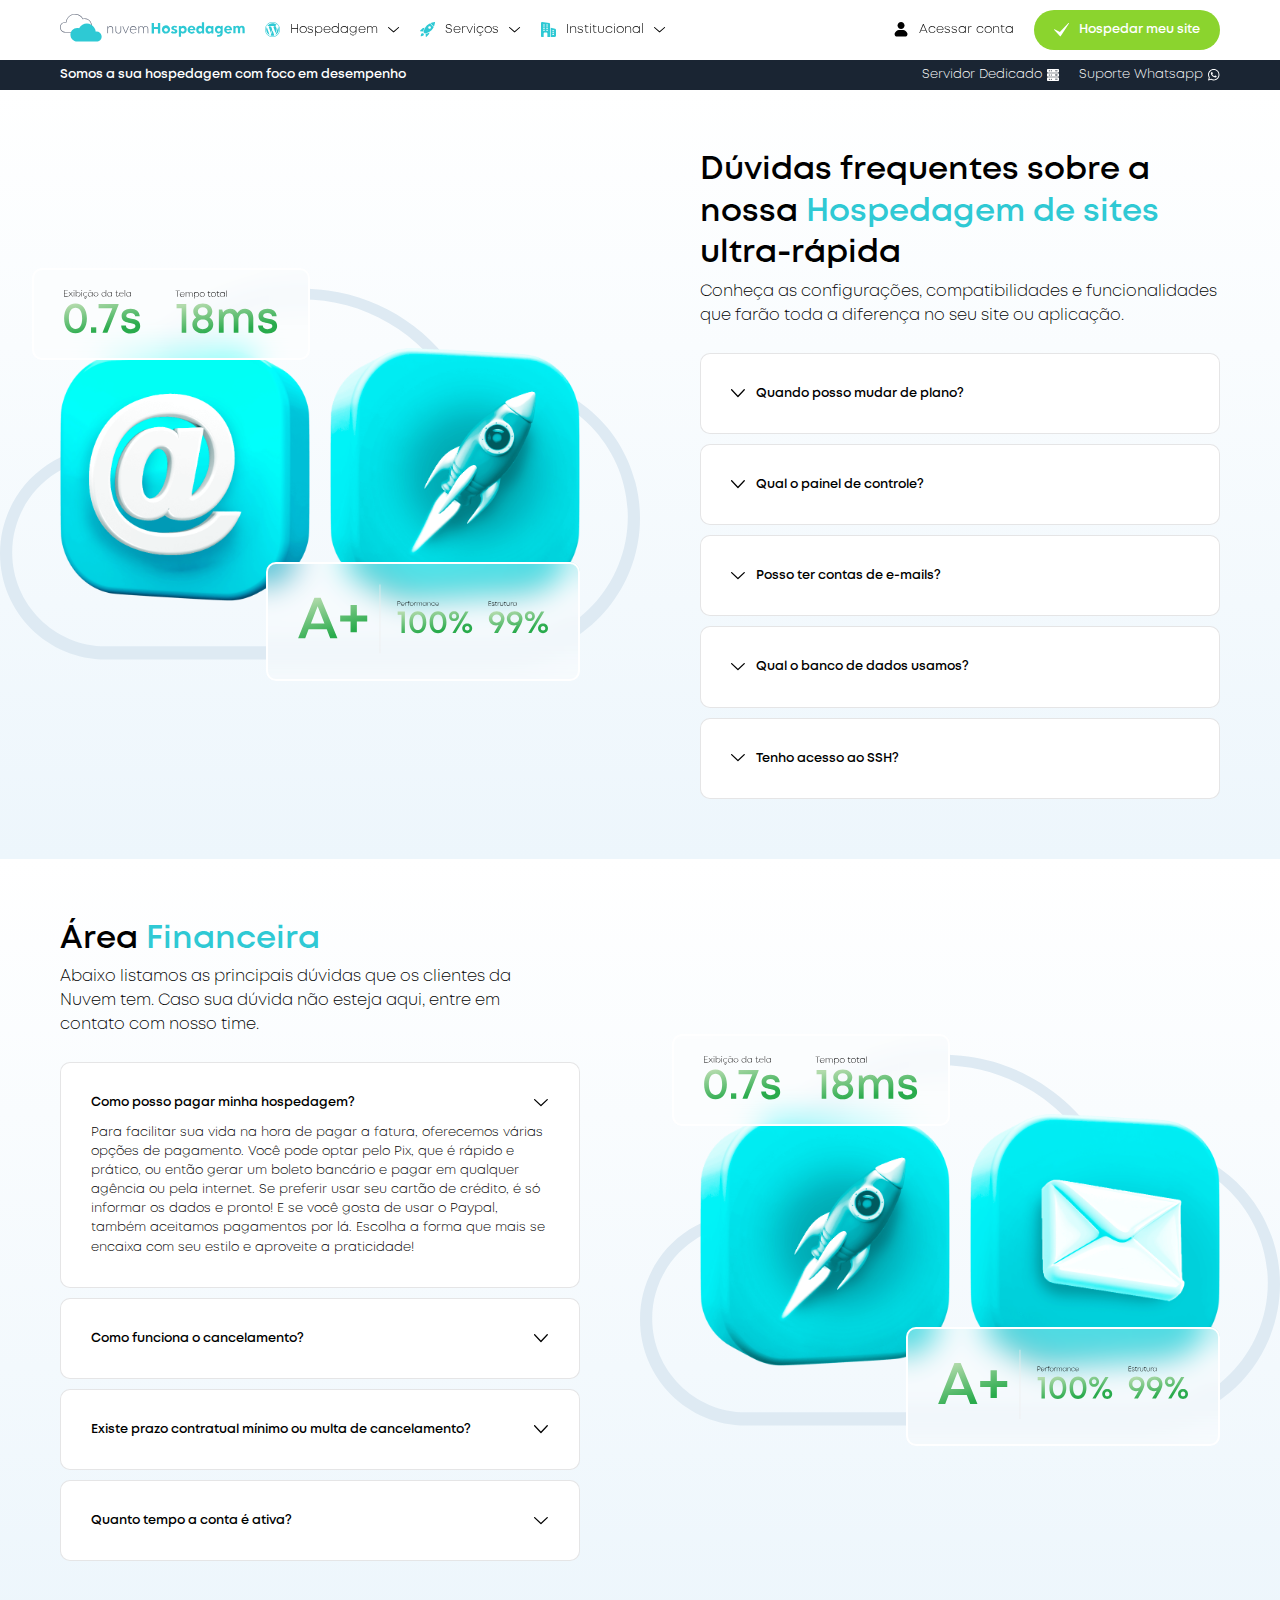
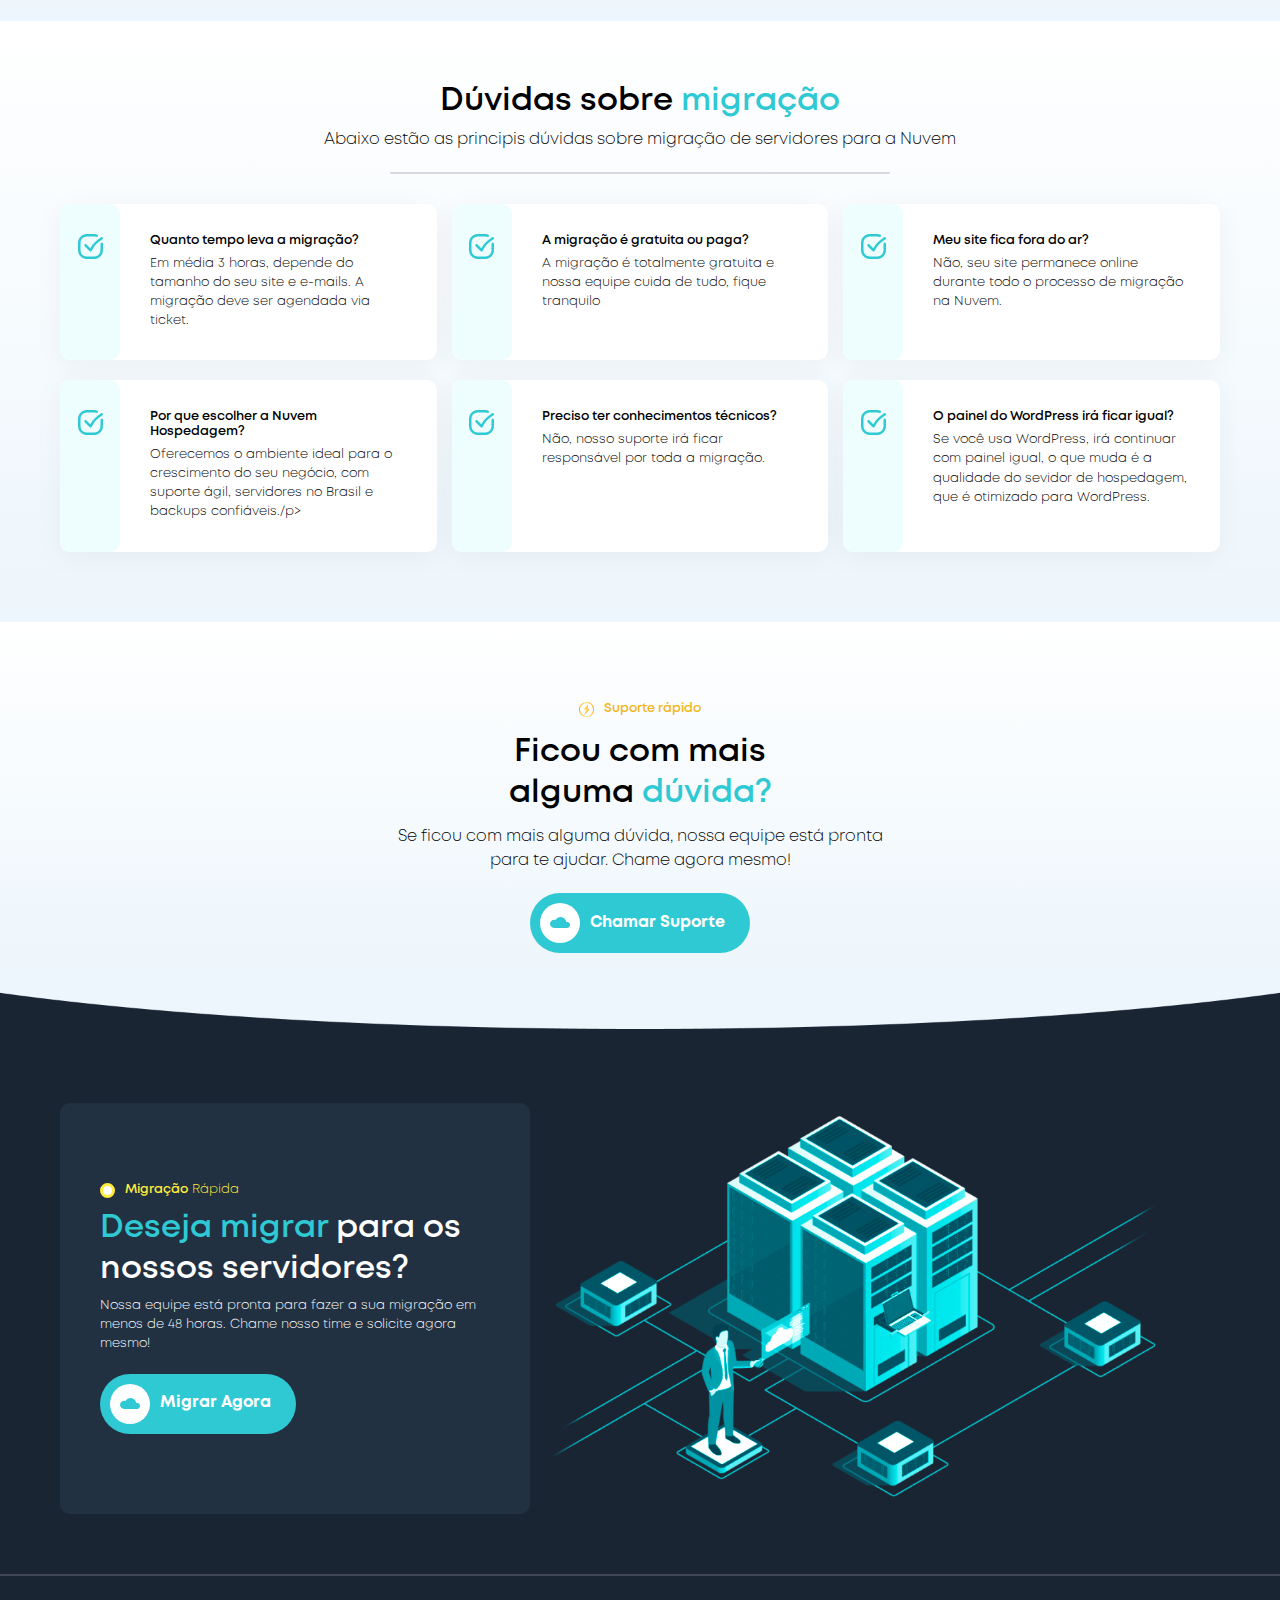
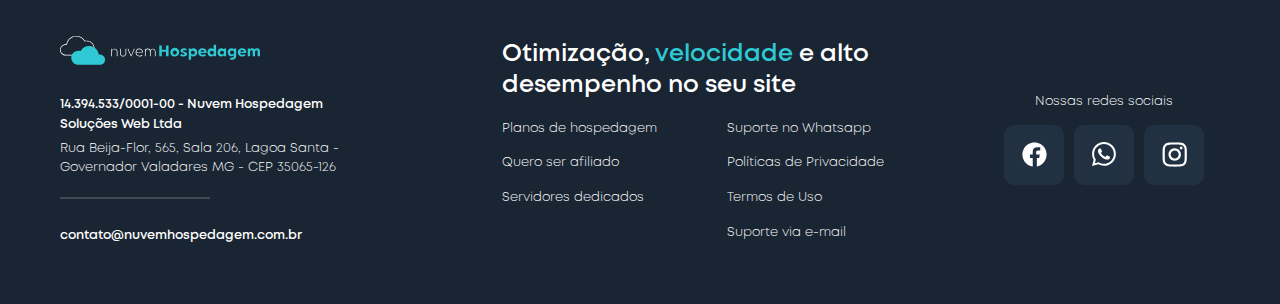
<file: perguntas-frequentes/index.html>
<!DOCTYPE html>
<html lang="pt-BR">
<head>
<meta charset="UTF-8"> <!-- SEMPRE primeiro -->

  <!-- Google Tag Manager -->
  <script>
  (function(w,d,s,l,i){w[l]=w[l]||[];w[l].push({'gtm.start':
  new Date().getTime(),event:'gtm.js'});var f=d.getElementsByTagName(s)[0],
  j=d.createElement(s),dl=l!='dataLayer'?'&l='+l:'';j.async=true;j.src=
  'https://www.googletagmanager.com/gtm.js?id='+i+dl;f.parentNode.insertBefore(j,f);
  })(window,document,'script','dataLayer','GTM-PV2DW98');
  </script>
  <!-- End Google Tag Manager -->
    <!-- Meta Pixel Code -->
<script>
!function(f,b,e,v,n,t,s)
{if(f.fbq)return;n=f.fbq=function(){n.callMethod?
n.callMethod.apply(n,arguments):n.queue.push(arguments)};
if(!f._fbq)f._fbq=n;n.push=n;n.loaded=!0;n.version='2.0';
n.queue=[];t=b.createElement(e);t.async=!0;
t.src=v;s=b.getElementsByTagName(e)[0];
s.parentNode.insertBefore(t,s)}(window, document,'script',
'https://connect.facebook.net/en_US/fbevents.js');
fbq('init', '682382215529226');
fbq('track', 'PageView');
</script>
<noscript><img height="1" width="1" style="display:none"
src="https://www.facebook.com/tr?id=682382215529226&ev=PageView&noscript=1"
/></noscript>
<!-- End Meta Pixel Code -->
  <meta charset="UTF-8">

  <meta name="HandheldFriendly" content="true">
  <meta http-equiv="X-UA-Compatible" content="IE=edge">
  <meta name="viewport" content="width=device-width, initial-scale=1.0, maximum-scale=1.0, user-scalable=no"/>

  <title>Perguntas frequentes | Nuvem Hospedagem</title>
  <meta property="og:title" content="Perguntas frequentes | Nuvem Hospedagem">

  <meta name="description" content="Descubra respostas abrangentes para perguntas frequentes sobre hospedagem na Nuvem, otimizando sua experiência de busca e conhecimento sobre nossos serviços.">
  <meta itemprop="description" content="Descubra respostas abrangentes para perguntas frequentes sobre hospedagem na Nuvem, otimizando sua experiência de busca e conhecimento sobre nossos serviços.">
  <meta property="og:description" content="Descubra respostas abrangentes para perguntas frequentes sobre hospedagem na Nuvem, otimizando sua experiência de busca e conhecimento sobre nossos serviços.">

  <meta name="theme-color" content="#FFFFFF">
  <meta name="msapplication-TileColor" content="#FFFFFF">
  <meta name="msapplication-navbutton-color" content="#FFFFFF">
  <meta name="apple-mobile-web-app-status-bar-style" content="#FFFFFF">

  <link rel="apple-touch-icon" sizes="180x180" href="https://nuvemhospedagem.com.br/assets/files/favicons/apple-touch-icon.png">
  <link rel="icon" type="image/png" sizes="32x32" href="https://nuvemhospedagem.com.br/assets/files/favicons/favicon-32x32.png">
  <link rel="icon" type="image/png" sizes="192x192" href="https://nuvemhospedagem.com.br/assets/files/favicons/android-chrome-192x192.png">
  <link rel="icon" type="image/png" sizes="16x16" href="https://nuvemhospedagem.com.br/assets/files/favicons/favicon-16x16.png">
  <link rel="mask-icon" href="https://nuvemhospedagem.com.br/assets/files/favicons/safari-pinned-tab.svg" color="#2dc9d4">
  <meta name="msapplication-TileImage" content="https://nuvemhospedagem.com.br/assets/files/favicons/mstile-144x144.png">
  <meta name="msapplication-config" content="https://nuvemhospedagem.com.br/assets/files/favicons/browserconfig.xml">
  <link rel="shortcut icon" href="../assets/files/favicons/favicon.ico">
  <link rel="manifest" href="../assets/files/favicons/site.webmanifest">

  <meta property="og:locale" content="pt_BR">
  <meta property="og:image:type" content="image/png">
  <meta property="og:image:width" content="1920">
  <meta property="og:image:height" content="1080">
  <meta property="og:type" content="website">
  <meta property="og:card" content="summary_large_image">

  <meta name="image" content="https://nuvemhospedagem.com.br/assets/files/favicons/capa.png">
  <meta itemprop="image" content="https://nuvemhospedagem.com.br/assets/files/favicons/capa.png">
  <meta property="og:image" content="https://nuvemhospedagem.com.br/assets/files/favicons/capa.png">

  <meta name="author" content="Nuvem Hospedagem">
  <meta itemprop="name" content="Nuvem Hospedagem">
  <meta name="article:author" content="Nuvem Hospedagem">
  <meta name="application-name" content="Nuvem Hospedagem">
  <meta property="og:site_name" content="Nuvem Hospedagem">
  <meta name="apple-mobile-web-app-title" content="Nuvem Hospedagem">

  <link href="../assets/css/pages/perguntas-frequentes/index.css" rel="stylesheet">
</head>
<body>

  <!-- 
    nav 
  -->
  <nav>
    <!-- Conteúdo -->
    <div class="conteudo">
      <!-- Logo -->
      <a href="/" class="logo">
        <img src="../assets/files/images/loog-nuvem.svg">
      </a>
      <!-- Botão Menu Mobile -->
      <button class="menu">
        <span class="um"></span>
        <span class="dois"></span>
      </button>
      <!-- Opções -->
      <div class="opcoes">
        <!-- Opção Hospedagem -->
        <div class="opcao">
          <button class="abrirOpcao">
            <img src="../assets/files/images/icone-wordpress.svg" class="icone">
            <p>Hospedagem</p>
            <img src="../assets/files/images/icone-setinha.svg" class="setinha">
          </button>
          <div class="subOpcoes">
            <a href="/hospedagem-wordpress">
              <img src="../assets/files/images/icone-wordpress.svg" class="icone">
              <p>Hospedagem WordPress</p>
            </a>
            <a href="/hospedagem-ssd">
              <img src="../assets/files/images/icone-backup-verde.svg" class="icone">
              <p>Hospedagem SSD</p>
            </a>
            <a href="/hospedagem-vps">
              <img src="../assets/files/images/icone-escudo-azul.svg" class="icone">
              <p>Hospedagem VPS</p>
            </a>
          </div>
        </div>
        <!-- Opção Serviços -->
        <div class="opcao">
          <button class="abrirOpcao">
            <img src="../assets/files/images/icone-foguete-azul.svg" class="icone">
            <p>Serviços</p>
            <img src="../assets/files/images/icone-setinha.svg" class="setinha">
          </button>
          <div class="subOpcoes">
            <a href="/certificado-ssl">
              <img src="../assets/files/images/icone-cadeado.svg" class="icone">
              <p>Certificado SSL</p>
            </a>
            <a href="/email-profissional">
              <img src="../assets/files/images/icone-arroba-vermelho.svg" class="icone">
              <p>E-mail profissional</p>
            </a>
            <a href="/registrar-dominio">
              <img src="../assets/files/images/icone-link.svg" class="icone">
              <p>Registrar domínio</p>
            </a>
          </div>
        </div>
        <!-- Opção Institucional -->
        <div class="opcao">
          <button class="abrirOpcao">
            <img src="../assets/files/images/icone-institucional.svg" class="icone">
            <p>Institucional</p>
            <img src="../assets/files/images/icone-setinha.svg" class="setinha">
          </button>
          <div class="subOpcoes">
            <a href="/sobre-nos">
              <img src="../assets/files/images/icone-nuvem-preto.svg" class="icone">
              <p>Sobre nós</p>
            </a>
            <a href="/perguntas-frequentes">
              <img src="../assets/files/images/icone-busca-verde.svg" class="icone">
              <p>Perguntas frequentes</p>
            </a>
            <a href="/afiliados">
              <img src="../assets/files/images/icone-parceiro.svg" class="icone">
              <p>Seja um afiliado</p>
            </a>
          </div>
        </div>
        <!-- Acessar conta -->
        <a href="https://cliente.nuvemhospedagem.com.br/index.php/login" target="_blank" class="entrar">
          <img src="../assets/files/images/icone-usuario.svg" class="icone">
          <p>Acessar conta</p>
        </a>
        <!-- Hospedar site -->
        <a href="/hospedagem-wordpress" class="hospedar">
          <img src="../assets/files/images/icone-check.svg" class="icone">
          <p>Hospedar meu site</p>
        </a>
      </div>
    </div>
    <!-- Faixa -->
    <div class="faixa">
      <h3>Somos a sua hospedagem com foco em desempenho</h3>
      <a href="/hospedagem-vps">
        <p>Servidor Dedicado</p>
        <img src="../assets/files/images/icone-dados.svg">
      </a>
      <a href="https://api.whatsapp.com/send?phone=551130424338&text=Ol%C3%A1,%20vim%20do%20site%20de%20voc%C3%AAs%20e%20preciso%20de%20ajuda!" target="_blank">
        <p>Suporte Whatsapp</p>
        <img src="../assets/files/images/icone-whatsapp.svg">
      </a>
    </div>
    <!-- Tamanho -->
    <div class="tamanho"></div>
  </nav>

  <!-- 
    seção configurações 
  -->
  <section class="configuracoes" id="configuracoes">
    <!-- Imagem -->
    <div class="imagem dois">
      <div class="quadro um">
        <img src="../assets/files/images/velocidade-tempo.svg">
      </div>
      <div class="quadro dois">
        <img src="../assets/files/images/velocidade-nota.svg">
      </div>
      <img src="../assets/files/images/arroba-3d.png" class="homem">
      <img src="../assets/files/images/foguete-3d.png" class="homem dois">
      <img src="../assets/files/images/icone-nuvem.svg" class="nuvem">
    </div>
    <!-- Texto -->
    <div class="texto">
      <h2>Dúvidas frequentes sobre a nossa <span>Hospedagem de sites</span> ultra-rápida</h2>
      <p>Conheça as configurações, compatibilidades e funcionalidades que farão toda a diferença no seu site ou aplicação.</p>
      <div class="duvida">
        <div class="nome">
          <img src="../assets/files/images/icone-setinha.svg">
          <h3>Quando posso mudar de plano?</h3>
        </div>
        <div class="conteudo">
          <h4>Solicite a mudança de plano a qualquer momento!</h4>
          <h5>Saiba como é simples e conveniente realizar alterações de plano através da central do cliente para atender melhor suas necessidades e preferências.</h5>
        </div>
      </div>
      <div class="duvida">
        <div class="nome">
          <img src="../assets/files/images/icone-setinha.svg">
          <h3>Qual o painel de controle?</h3>
        </div>
        <div class="conteudo">
          <h4>cPanel: completo e intuitivo para suas necessidades.</h4>
          <h5>Explore a versatilidade do cPanel, conhecido como o painel de controle mais utilizado e confiável do mercado. Com sua interface intuitiva e fácil de usar, o cPanel oferece uma ampla gama de recursos para gerenciar seu site de forma eficiente e sem complicações.</h5>
        </div>
      </div>
      <div class="duvida">
        <div class="nome">
          <img src="../assets/files/images/icone-setinha.svg">
          <h3>Posso ter contas de e-mails?
          </h3>
        </div>
        <div class="conteudo">
          <h4>Crie contas de e-mail personalizadas em todos os planos de hospedagem.</h4>
          <h5>Descubra como maximizar a identidade da sua marca através de contas de e-mail com domínio próprio, disponíveis em todos os nossos planos de hospedagem para garantir uma comunicação mais profissional e eficiente com seus clientes.</h5>
        </div>
      </div>
      <div class="duvida">
        <div class="nome">
          <img src="../assets/files/images/icone-setinha.svg">
          <h3>Qual o banco de dados usamos?</h3>
        </div>
        <div class="conteudo">
          <h4>Potencialize sua gestão de dados com MySQL e PHPMyAdmin.</h4>
          <h5>Explore a flexibilidade do MySQL e simplifique o gerenciamento de bancos de dados com o PHPMyAdmin. Aproveite a possibilidade de criar bancos de dados ilimitados para atender todas as suas necessidades de armazenamento.</h5>
        </div>
      </div>
      <div class="duvida">
        <div class="nome">
          <img src="../assets/files/images/icone-setinha.svg">
          <h3>Tenho acesso ao SSH?</h3>
        </div>
        <div class="conteudo">
          <h4>Acesso ao SSH disponível apenas nos planos VPS</h4>
          <h5>Entenda melhor as diferenças entre nossos planos e saiba como o acesso ao SSH pode ser uma vantagem exclusiva para os clientes dos planos VPS, oferecendo maior controle e personalização de sua hospedagem.</h5>
        </div>
      </div>
    </div>
  </section>

  <!-- 
    seção dúvidas 
  -->
  <section class="duvidas">
    <!-- Texto -->
    <div class="texto">
      <h2>Área <span>Financeira</span></h2>
      <p>Abaixo listamos as principais dúvidas que os clientes da Nuvem tem. Caso sua dúvida não esteja aqui, entre em contato com nosso time.</p>
      <div class="duvida ativo">
        <div class="nome">
          <h3>Como posso pagar minha hospedagem?</h3>
          <img src="../assets/files/images/icone-setinha.svg">
        </div>
        <h4>Para facilitar sua vida na hora de pagar a fatura, oferecemos várias opções de pagamento. Você pode optar pelo Pix, que é rápido e prático, ou então gerar um boleto bancário e pagar em qualquer agência ou pela internet. Se preferir usar seu cartão de crédito, é só informar os dados e pronto! E se você gosta de usar o Paypal, também aceitamos pagamentos por lá. Escolha a forma que mais se encaixa com seu estilo e aproveite a praticidade!</h4>
      </div>
      <div class="duvida">
        <div class="nome">
          <h3>Como funciona o cancelamento?</h3>
          <img src="../assets/files/images/icone-setinha.svg">
        </div>
        <h4>Você tem total liberdade para cancelar a qualquer momento, e o melhor é que não será cobrada nenhuma taxa por isso. Queremos garantir que você tenha uma experiência tranquila e sem complicações conosco. Por isso, se precisar cancelar, é só nos avisar e resolveremos tudo para você, sem cobranças adicionais. Sua satisfação é nossa prioridade!</h4>
      </div>
      <div class="duvida">
        <div class="nome">
          <h3>Existe prazo contratual mínimo ou multa de cancelamento?</h3>
          <img src="../assets/files/images/icone-setinha.svg">
        </div>
        <h4>Em nossa política, não exigimos contrato mínimo nem aplicamos multas em caso de cancelamento. Acreditamos firmemente na liberdade do cliente e na sua capacidade de escolher o que é melhor para si. Se em algum momento você decidir cancelar nossos serviços, estamos aqui para facilitar esse processo, sem taxas extras ou burocracias desnecessárias. Queremos que sua experiência conosco seja sempre positiva e livre de preocupações. Estamos à disposição para ajudá-lo(a) em todas as etapas do caminho.</h4>
      </div>
      <div class="duvida">
        <div class="nome">
          <h3>Quanto tempo a conta é ativa?</h3>
          <img src="../assets/files/images/icone-setinha.svg">
        </div>
        <h4>Assim que recebermos a confirmação de pagamento, sua conta será liberada imediatamente para acesso. Além disso, todos os dados e informações relevantes serão enviados para você por e-mail. Queremos garantir que você tenha todas as informações necessárias de forma clara e acessível, para que possa usufruir dos nossos serviços sem qualquer inconveniente. Estamos sempre à disposição para ajudá-lo(a) no que for preciso e tornar sua experiência conosco a melhor possível.</h4>
      </div>
    </div>
    <!-- Imagem -->
    <div class="imagem dois">
      <div class="quadro um">
        <img src="../assets/files/images/velocidade-tempo.svg">
      </div>
      <div class="quadro dois">
        <img src="../assets/files/images/velocidade-nota.svg">
      </div>
      <img src="../assets/files/images/foguete-3d.png" class="homem">
      <img src="../assets/files/images/email-3d.png" class="homem dois">
      <img src="../assets/files/images/icone-nuvem.svg" class="nuvem">
    </div>
  </section>

  <!-- 
    seção benefícios 
  -->
  <section class="beneficios">
    <!-- Titulo -->
    <div class="titulo">
      <h2>Dúvidas sobre <span>migração</span></h2>
      <p>Abaixo estão as principis dúvidas sobre migração de servidores para a Nuvem</p>
      <div class="linha"></div>
    </div>
    <!-- Quadros -->
    <div class="quadros">
      <div class="quadro">
        <div class="icone">
          <img src="../assets/files/images/icone-check-azul.svg">
        </div>
        <div class="texto">
          <h3>Quanto tempo leva a migração?</h3>
          <p>Em média 3 horas, depende do tamanho do seu site e e-mails. A migração deve ser agendada via ticket.</p>
        </div>
      </div>
      <div class="quadro">
        <div class="icone">
          <img src="../assets/files/images/icone-check-azul.svg">
        </div>
        <div class="texto">
          <h3>A migração é gratuita ou paga?</h3>
          <p>A migração é totalmente gratuita e nossa equipe cuida de tudo, fique tranquilo</p>
        </div>
      </div>
      <div class="quadro">
        <div class="icone">
          <img src="../assets/files/images/icone-check-azul.svg">
        </div>
        <div class="texto">
          <h3>Meu site fica fora do ar?</h3>
          <p>Não, seu site permanece online durante todo o processo de migração na Nuvem.</p>
        </div>
      </div>
      <div class="quadro">
        <div class="icone">
          <img src="../assets/files/images/icone-check-azul.svg">
        </div>
        <div class="texto">
          <h3>Por que escolher a Nuvem Hospedagem?</h3>
          <p>Oferecemos o ambiente ideal para o crescimento do seu negócio, com suporte ágil, servidores no Brasil e backups confiáveis./p>
        </div>
      </div>
      <div class="quadro">
        <div class="icone">
          <img src="../assets/files/images/icone-check-azul.svg">
        </div>
        <div class="texto">
          <h3>Preciso ter conhecimentos técnicos?</h3>
          <p>Não, nosso suporte irá ficar responsável por toda a migração.</p>
        </div>
      </div>
      <div class="quadro">
        <div class="icone">
          <img src="../assets/files/images/icone-check-azul.svg">
        </div>
        <div class="texto">
          <h3>O painel do WordPress irá ficar igual?</h3>
          <p>Se você usa WordPress, irá continuar com painel igual, o que muda é a qualidade do sevidor de hospedagem, que é otimizado para WordPress.</p>
        </div>
      </div>
    </div>
  </section>

  <!-- 
    seção pergunta 
  -->
  <section class="pergunta">
    <!-- Texto -->
    <div class="texto">
      <div class="tag">
        <img src="../assets/files/images/icone-raio-circulo.svg">
        <h3>Suporte rápido</h3>
      </div>
      <h2>Ficou com mais alguma <span>dúvida?</span></h2>
      <p>Se ficou com mais alguma dúvida, nossa equipe está pronta para te ajudar. Chame agora mesmo!</p>
      <a href="https://api.whatsapp.com/send?phone=551130424338&text=Ol%C3%A1,%20vim%20do%20site%20de%20voc%C3%AAs%20e%20preciso%20de%20ajuda!" target="_blank">
        <div class="icone">
          <img src="../assets/files/images/icone-nuvem-cheio.svg">
        </div>
        <h3>Chamar Suporte</h3>
      </a>
    </div>
  </section>

  <!-- 
    seção migrar 
  -->
  <section class="migrar">

    <!-- Divisor -->
    <img src="../assets/files/images/divisor.png" class="divisor">
    <!-- Quadro -->
    <div class="quadro">
      <div class="tag">
        <div class="bolinha"></div>
        <h3><span>Migração</span> Rápida</h3>
      </div>
      <h2><span>Deseja migrar</span> para os nossos servidores?</h2>
      <p>Nossa equipe está pronta para fazer a sua migração em menos de 48 horas. Chame nosso time e solicite agora mesmo!</p>
      <a href="https://api.whatsapp.com/send?phone=551130424338&text=Ol%C3%A1,%20gostaria%20de%20migrar%20meu%20site%20para%20a%20nuvem!" target="_blank">
        <div class="icone">
          <img src="../assets/files/images/icone-nuvem-cheio.svg">
        </div>
        <h3>Migrar Agora</h3>
      </a>
    </div>
    <!-- Imagem -->
    <img src="../assets/files/images/servidores.png" class="vetor">
  </section>

  <!-- 
    footer 
  -->
  <footer>
    <!-- Copyright -->
    <div class="copyright">
      <img src="../assets/files/images/logo-nuvem-2.svg">
      <h3>14.394.533/0001-00 - Nuvem Hospedagem Soluções Web Ltda</h3>
      <p>Rua Beija-Flor, 565, Sala 206, Lagoa Santa - Governador Valadares MG - CEP 35065-126</p>
      <div class="linha"></div>
      <h4>contato@nuvemhospedagem.com.br</h4>
    </div>
    <!-- Links -->
    <div class="links">
      <h2>Otimização, <span>velocidade</span> e alto desempenho no seu site</h2>
      <div class="partes">
        <div class="parte">
          <a href="/hospedagem-wordpress">Planos de hospedagem</a>
          <a href="/afiliados">Quero ser afiliado</a>
          <a href="/hospedagem-vps">Servidores dedicados</a>
        </div>
        <div class="parte">
          <a href="https://api.whatsapp.com/send?phone=551130424338&text=Ol%C3%A1,%20vim%20do%20site%20de%20voc%C3%AAs%20e%20preciso%20de%20ajuda!" target="_blank">Suporte no Whatsapp</a>
          <a href="/documentos/politica-privacidade">Políticas de Privacidade</a>
          <a href="/documentos/termos-de-uso">Termos de Uso</a>
          <a href="mailto:contato@nuvemhospedagem.com.br">Suporte via e-mail</a>
        </div>
      </div>
    </div>
    <!-- Redes -->
    <div class="redes">
      <h3>Nossas redes sociais</h3>
      <div class="botoes">
        <a href="https://facebook.com/nuvemhospedagem" target="_blank">
          <img src="../assets/files/images/icone-facebook.svg">
        </a>
        <a href="https://api.whatsapp.com/send?phone=551130424338&text=Ol%C3%A1,%20vim%20do%20site%20de%20voc%C3%AAs%20e%20preciso%20de%20ajuda!" target="_blank">
          <img src="../assets/files/images/icone-whatsapp.svg">
        </a>
        <a href="https://instagram.com/nuvemhospedagem" target="_blank">
          <img src="../assets/files/images/icone-instagram.svg">
        </a>
      </div>
    </div>
  </footer>

  <!-- 
    scripts 
  -->
  <script src="../assets/js/global/global.js"></script>
  <script src="../assets/js/elementos/nav.js"></script>
  <script src="../assets/js/sections/animar-section.js"></script>
  <script src="../assets/js/sections/section-duvidas.js"></script>
  <script src="../assets/js/sections/section-configuracoes.js"></script>

<!-- Google Tag Manager (noscript) -->
<noscript><iframe src="https://www.googletagmanager.com/ns.html?id=GTM-PV2DW98"
height="0" width="0" style="display:none;visibility:hidden"></iframe></noscript>
<!-- End Google Tag Manager (noscript) -->
  
  <!-- 
    Chat ao vivo 
  -->
  <iframe data-product="web_widget" title="No content" role="presentation" tabindex="-1" allow="microphone *" aria-hidden="true" src="about:blank" style="width: 0px; height: 0px; border: 0px; position: absolute; top: -9999px;"></iframe>
  <script type="text/javascript">
    window.$zopim||(function(d,s){var z=$zopim=function(c){z._.push(c)},$=z.s=
    d.createElement(s),e=d.getElementsByTagName(s)[0];z.set=function(o){z.set.
    _.push(o)};z._=[];z.set._=[];$.async=!0;$.setAttribute("charset","utf-8");
    $.src="https://v2.zopim.com/?22CBWIRVUp0PfpBgTVJQxeMMfOjo2L7S";z.t=+new Date;$.
    type="text/javascript";e.parentNode.insertBefore($,e)})(document,"script");
  </script>

</body>
</html>
</file>
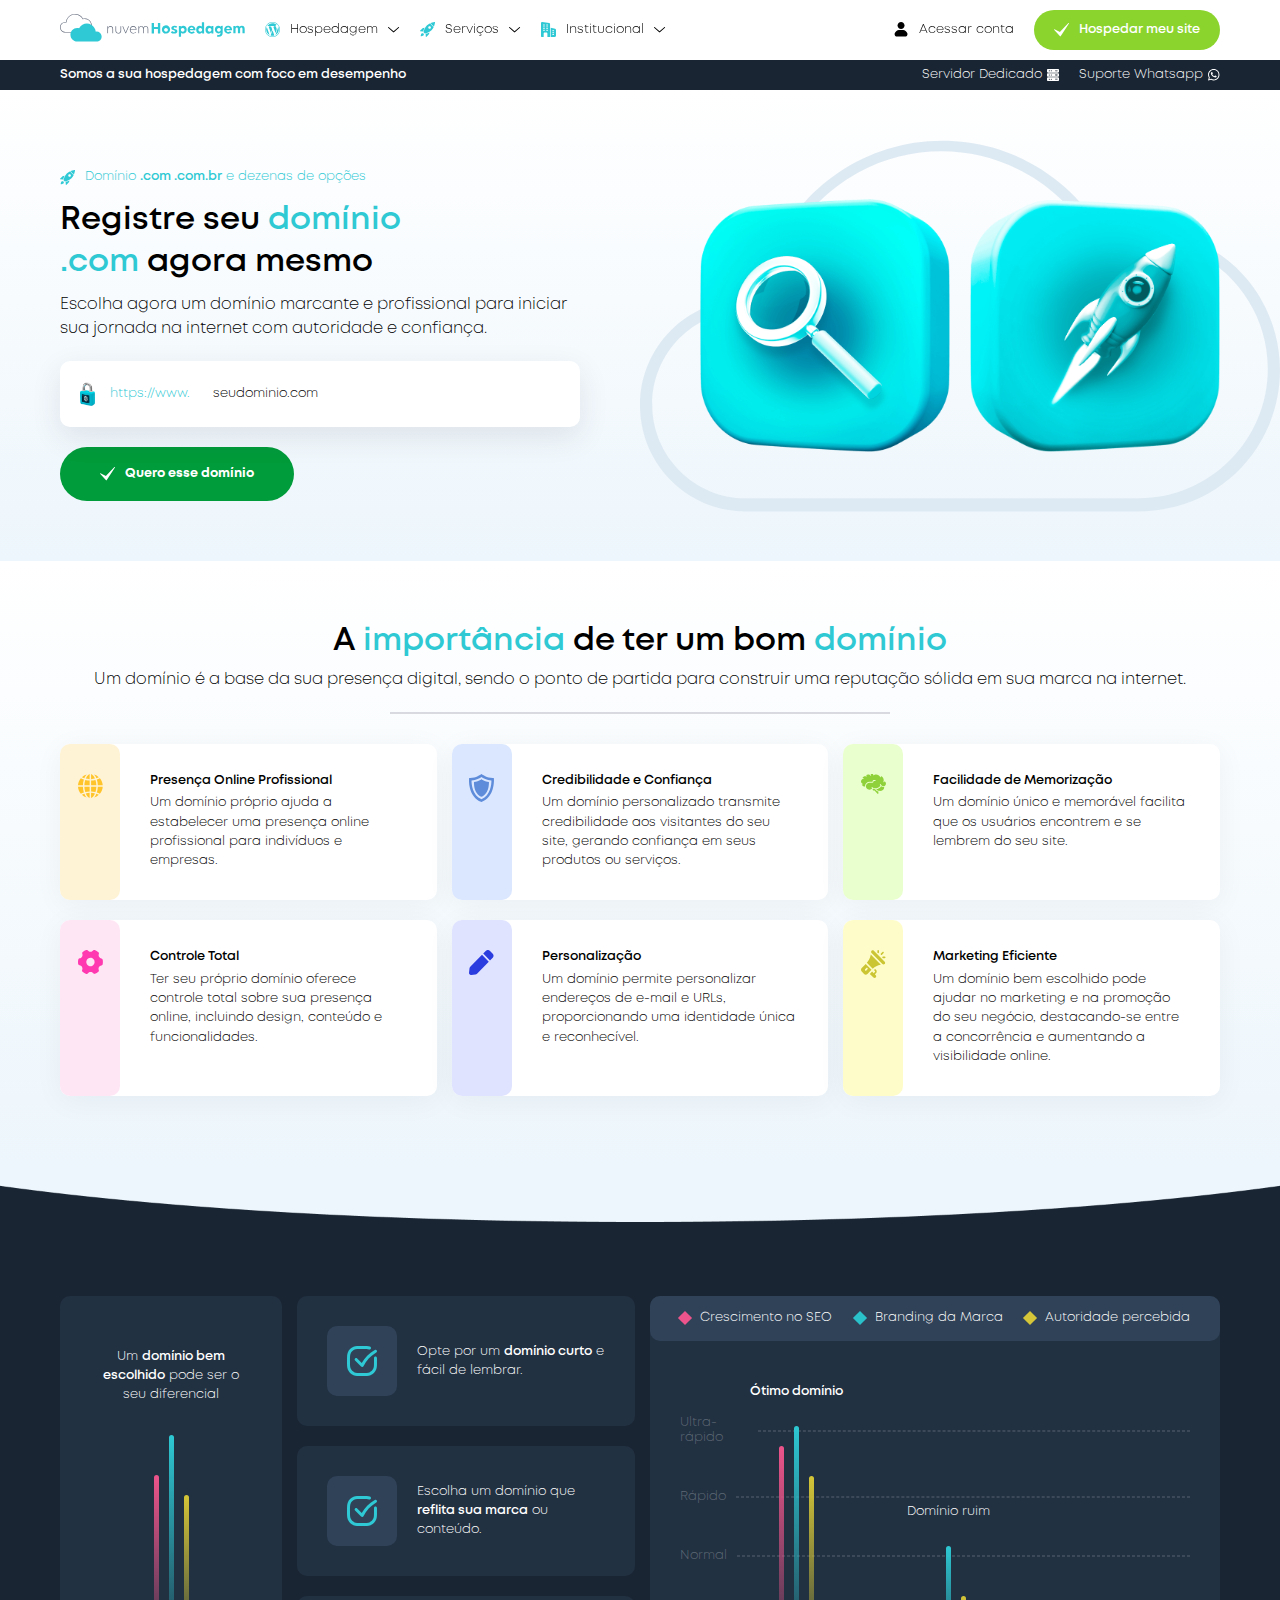
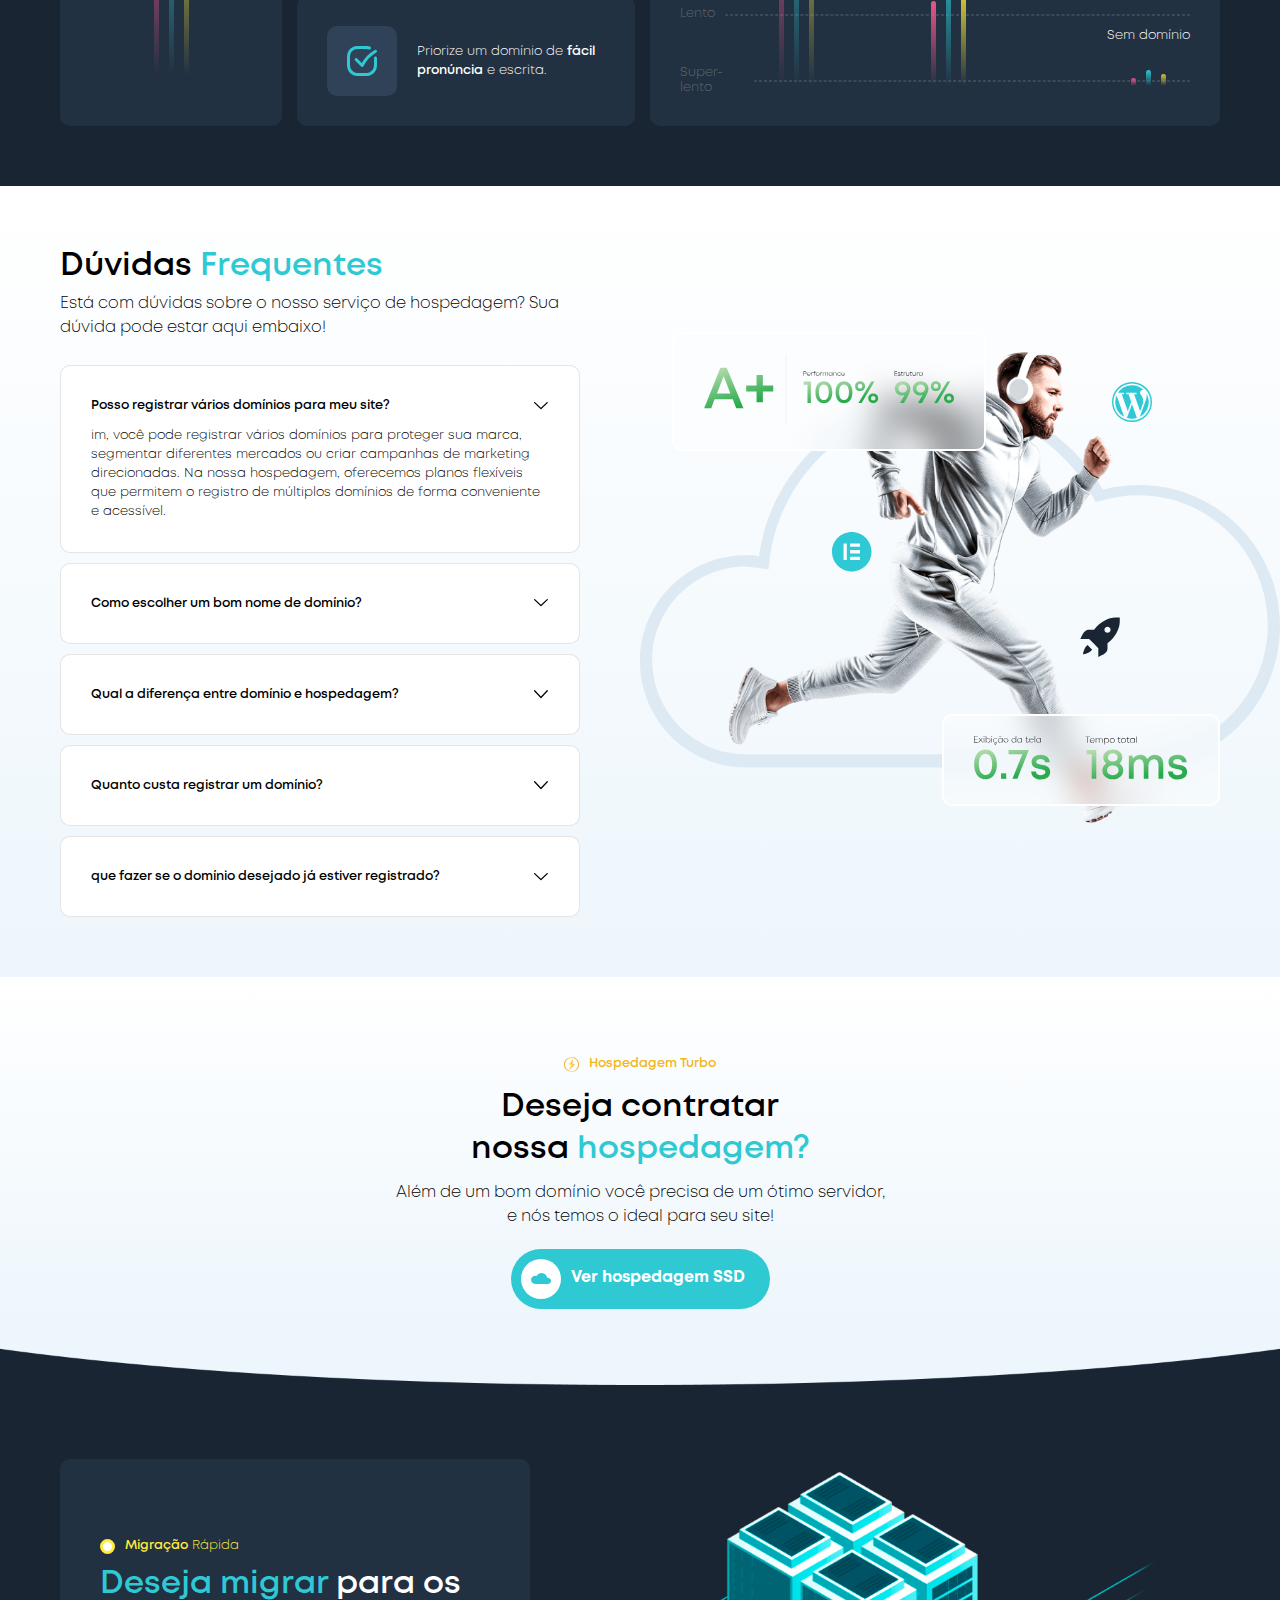
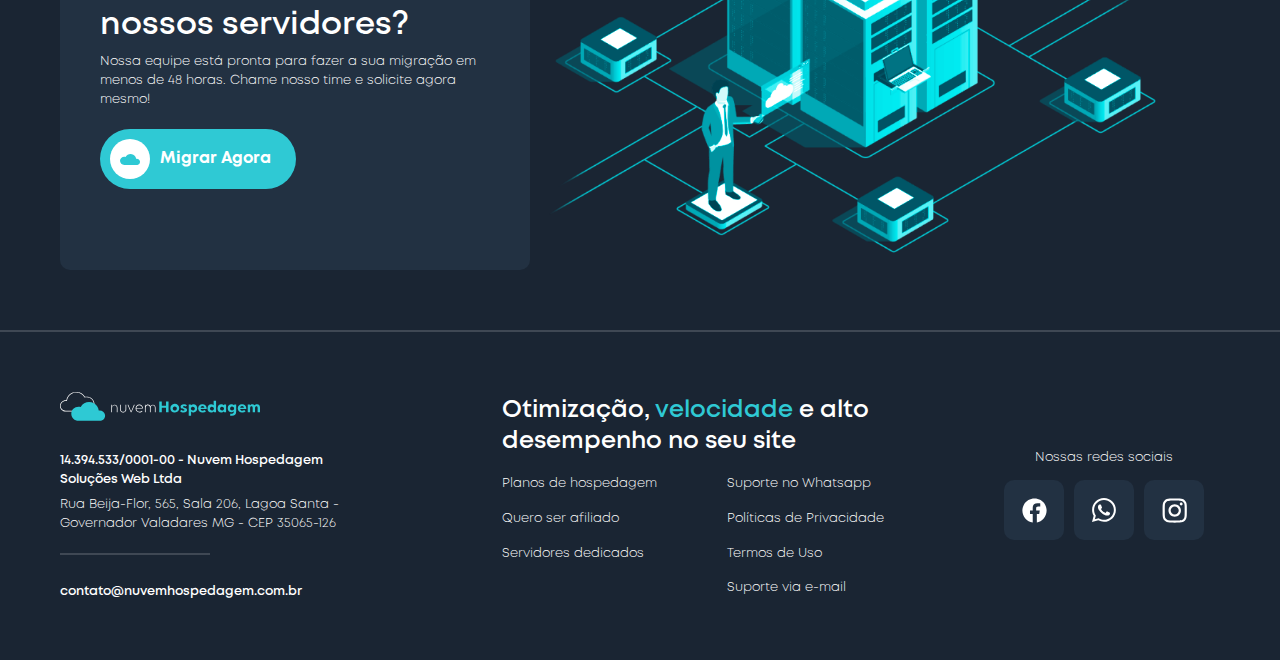
<file: registrar-dominio/index.html>
<!DOCTYPE html>
<html lang="pt-BR">
<head>
<meta charset="UTF-8"> <!-- SEMPRE primeiro -->

  <!-- Google Tag Manager -->
  <script>
  (function(w,d,s,l,i){w[l]=w[l]||[];w[l].push({'gtm.start':
  new Date().getTime(),event:'gtm.js'});var f=d.getElementsByTagName(s)[0],
  j=d.createElement(s),dl=l!='dataLayer'?'&l='+l:'';j.async=true;j.src=
  'https://www.googletagmanager.com/gtm.js?id='+i+dl;f.parentNode.insertBefore(j,f);
  })(window,document,'script','dataLayer','GTM-PV2DW98');
  </script>
  <!-- End Google Tag Manager -->
  
    <!-- Meta Pixel Code -->
<script>
!function(f,b,e,v,n,t,s)
{if(f.fbq)return;n=f.fbq=function(){n.callMethod?
n.callMethod.apply(n,arguments):n.queue.push(arguments)};
if(!f._fbq)f._fbq=n;n.push=n;n.loaded=!0;n.version='2.0';
n.queue=[];t=b.createElement(e);t.async=!0;
t.src=v;s=b.getElementsByTagName(e)[0];
s.parentNode.insertBefore(t,s)}(window, document,'script',
'https://connect.facebook.net/en_US/fbevents.js');
fbq('init', '682382215529226');
fbq('track', 'PageView');
</script>
<noscript><img height="1" width="1" style="display:none"
src="https://www.facebook.com/tr?id=682382215529226&ev=PageView&noscript=1"
/></noscript>
<!-- End Meta Pixel Code -->
  <meta charset="UTF-8">

  <meta name="HandheldFriendly" content="true">
  <meta http-equiv="X-UA-Compatible" content="IE=edge">
  <meta name="viewport" content="width=device-width, initial-scale=1.0, maximum-scale=1.0, user-scalable=no"/>

  <title>Registre seu Domínio .com .com.br | Nuvem Hospedagem</title>
  <meta property="og:title" content="Registre seu Domínio .com .com.br | Nuvem Hospedagem">

  <meta name="description" content="Registre seu domínio com facilidade na Nuvem Hospedagem. Escolha entre uma variedade de extensões de domínio e garanta sua presença online de forma rápida e segura. Aproveite nossos serviços de registro de domínio com suporte técnico especializado e preços competitivos.">
  <meta itemprop="description" content="Registre seu domínio com facilidade na Nuvem Hospedagem. Escolha entre uma variedade de extensões de domínio e garanta sua presença online de forma rápida e segura. Aproveite nossos serviços de registro de domínio com suporte técnico especializado e preços competitivos.">
  <meta property="og:description" content="Registre seu domínio com facilidade na Nuvem Hospedagem. Escolha entre uma variedade de extensões de domínio e garanta sua presença online de forma rápida e segura. Aproveite nossos serviços de registro de domínio com suporte técnico especializado e preços competitivos.">

  <meta name="theme-color" content="#FFFFFF">
  <meta name="msapplication-TileColor" content="#FFFFFF">
  <meta name="msapplication-navbutton-color" content="#FFFFFF">
  <meta name="apple-mobile-web-app-status-bar-style" content="#FFFFFF">

  <link rel="apple-touch-icon" sizes="180x180" href="https://nuvemhospedagem.com.br/assets/files/favicons/apple-touch-icon.png">
  <link rel="icon" type="image/png" sizes="32x32" href="https://nuvemhospedagem.com.br/assets/files/favicons/favicon-32x32.png">
  <link rel="icon" type="image/png" sizes="192x192" href="https://nuvemhospedagem.com.br/assets/files/favicons/android-chrome-192x192.png">
  <link rel="icon" type="image/png" sizes="16x16" href="https://nuvemhospedagem.com.br/assets/files/favicons/favicon-16x16.png">
  <link rel="mask-icon" href="https://nuvemhospedagem.com.br/assets/files/favicons/safari-pinned-tab.svg" color="#2dc9d4">
  <meta name="msapplication-TileImage" content="https://nuvemhospedagem.com.br/assets/files/favicons/mstile-144x144.png">
  <meta name="msapplication-config" content="https://nuvemhospedagem.com.br/assets/files/favicons/browserconfig.xml">
  <link rel="shortcut icon" href="../assets/files/favicons/favicon.ico">
  <link rel="manifest" href="../assets/files/favicons/site.webmanifest">

  <meta property="og:locale" content="pt_BR">
  <meta property="og:image:type" content="image/png">
  <meta property="og:image:width" content="1920">
  <meta property="og:image:height" content="1080">
  <meta property="og:type" content="website">
  <meta property="og:card" content="summary_large_image">

  <meta name="image" content="https://nuvemhospedagem.com.br/assets/files/favicons/capa.png">
  <meta itemprop="image" content="https://nuvemhospedagem.com.br/assets/files/favicons/capa.png">
  <meta property="og:image" content="https://nuvemhospedagem.com.br/assets/files/favicons/capa.png">

  <meta name="author" content="Nuvem Hospedagem">
  <meta itemprop="name" content="Nuvem Hospedagem">
  <meta name="article:author" content="Nuvem Hospedagem">
  <meta name="application-name" content="Nuvem Hospedagem">
  <meta property="og:site_name" content="Nuvem Hospedagem">
  <meta name="apple-mobile-web-app-title" content="Nuvem Hospedagem">

  <link href="../assets/css/pages/registrar-dominio/index.css" rel="stylesheet">
</head>
<body>

  

  <!-- 
    nav 
  -->
  <nav>
    <!-- Conteúdo -->
    <div class="conteudo">
      <!-- Logo -->
      <a href="/" class="logo">
        <img src="../assets/files/images/loog-nuvem.svg">
      </a>
      <!-- Botão Menu Mobile -->
      <button class="menu">
        <span class="um"></span>
        <span class="dois"></span>
      </button>
      <!-- Opções -->
      <div class="opcoes">
        <!-- Opção Hospedagem -->
        <div class="opcao">
          <button class="abrirOpcao">
            <img src="../assets/files/images/icone-wordpress.svg" class="icone">
            <p>Hospedagem</p>
            <img src="../assets/files/images/icone-setinha.svg" class="setinha">
          </button>
          <div class="subOpcoes">
            <a href="/hospedagem-wordpress">
              <img src="../assets/files/images/icone-wordpress.svg" class="icone">
              <p>Hospedagem WordPress</p>
            </a>
            <a href="/hospedagem-ssd">
              <img src="../assets/files/images/icone-backup-verde.svg" class="icone">
              <p>Hospedagem SSD</p>
            </a>
            <a href="/hospedagem-vps">
              <img src="../assets/files/images/icone-escudo-azul.svg" class="icone">
              <p>Hospedagem VPS</p>
            </a>
          </div>
        </div>
        <!-- Opção Serviços -->
        <div class="opcao">
          <button class="abrirOpcao">
            <img src="../assets/files/images/icone-foguete-azul.svg" class="icone">
            <p>Serviços</p>
            <img src="../assets/files/images/icone-setinha.svg" class="setinha">
          </button>
          <div class="subOpcoes">
            <a href="/certificado-ssl">
              <img src="../assets/files/images/icone-cadeado.svg" class="icone">
              <p>Certificado SSL</p>
            </a>
            <a href="/email-profissional">
              <img src="../assets/files/images/icone-arroba-vermelho.svg" class="icone">
              <p>E-mail profissional</p>
            </a>
            <a href="/registrar-dominio">
              <img src="../assets/files/images/icone-link.svg" class="icone">
              <p>Registrar domínio</p>
            </a>
          </div>
        </div>
        <!-- Opção Institucional -->
        <div class="opcao">
          <button class="abrirOpcao">
            <img src="../assets/files/images/icone-institucional.svg" class="icone">
            <p>Institucional</p>
            <img src="../assets/files/images/icone-setinha.svg" class="setinha">
          </button>
          <div class="subOpcoes">
            <a href="/sobre-nos">
              <img src="../assets/files/images/icone-nuvem-preto.svg" class="icone">
              <p>Sobre nós</p>
            </a>
            <a href="/perguntas-frequentes">
              <img src="../assets/files/images/icone-busca-verde.svg" class="icone">
              <p>Perguntas frequentes</p>
            </a>
            <a href="/afiliados">
              <img src="../assets/files/images/icone-parceiro.svg" class="icone">
              <p>Seja um afiliado</p>
            </a>
          </div>
        </div>
        <!-- Acessar conta -->
        <a href="https://cliente.nuvemhospedagem.com.br/index.php/login" target="_blank" class="entrar">
          <img src="../assets/files/images/icone-usuario.svg" class="icone">
          <p>Acessar conta</p>
        </a>
        <!-- Hospedar site -->
        <a href="/hospedagem-wordpress" class="hospedar">
          <img src="../assets/files/images/icone-check.svg" class="icone">
          <p>Hospedar meu site</p>
        </a>
      </div>
    </div>
    <!-- Faixa -->
    <div class="faixa">
      <h3>Somos a sua hospedagem com foco em desempenho</h3>
      <a href="/hospedagem-vps">
        <p>Servidor Dedicado</p>
        <img src="../assets/files/images/icone-dados.svg">
      </a>
      <a href="https://api.whatsapp.com/send?phone=551130424338&text=Ol%C3%A1,%20vim%20do%20site%20de%20voc%C3%AAs%20e%20preciso%20de%20ajuda!" target="_blank">
        <p>Suporte Whatsapp</p>
        <img src="../assets/files/images/icone-whatsapp.svg">
      </a>
    </div>
    <!-- Tamanho -->
    <div class="tamanho"></div>
  </nav>

  <!-- 
    seção apresentação 
  -->
  <section class="apresentacao dois">
    <!-- Texto -->
    <div class="texto">
      <div class="tag azul">
        <img src="../assets/files/images/icone-foguete-azul.svg">
        <h3>Domínio <span>.com .com.br</span> e dezenas de opções</h3>
      </div>
      <h1>Registre seu <span>domínio</span></h1>
      <h1><span id="textoDigitando"></span> agora mesmo</h1>
      <p>Escolha agora um domínio marcante e profissional para iniciar sua jornada na internet com autoridade e confiança.</p>
      <div class="dominio">
        <img src="../assets/files/images/cadeado-3d.png">
        <h3>https://www.</h3>
        <input class="inputDominio" type="text" spellcheck="false" placeholder="  seudominio.com">
      </div>
      <button class="confirmarDominio">
        <img src="../assets/files/images/icone-check.svg">
        <h3>Quero esse domínio</h3>
      </button>
    </div>
    <!-- Imagem -->
    <div class="imagem dois">
      <img src="../assets/files/images/busca-3d.png" class="homem">
      <img src="../assets/files/images/foguete-3d.png" class="homem dois">
      <img src="../assets/files/images/icone-nuvem.svg" class="nuvem">
    </div>
  </section>

  <!-- 
    seção benefícios 
  -->
  <section class="beneficios">
    <!-- Titulo -->
    <div class="titulo">
      <h2>A <span>importância</span> de ter um bom <span>domínio</span></h2>
      <p>Um domínio é a base da sua presença digital, sendo o ponto de partida para construir uma reputação sólida em sua marca na internet.</p>
      <div class="linha"></div>
    </div>
    <!-- Quadros -->
    <div class="quadros">
      <div class="quadro">
        <div class="icone um">
          <img src="../assets/files/images/icone-globo-laranja.svg">
        </div>
        <div class="texto">
          <h3>Presença Online Profissional</h3>
          <p>Um domínio próprio ajuda a estabelecer uma presença online profissional para indivíduos e empresas.</p>
        </div>
      </div>
      <div class="quadro">
        <div class="icone dois">
          <img src="../assets/files/images/icone-escudo-azul.svg">
        </div>
        <div class="texto">
          <h3>Credibilidade e Confiança</h3>
          <p>Um domínio personalizado transmite credibilidade aos visitantes do seu site, gerando confiança em seus produtos ou serviços.</p>
        </div>
      </div>
      <div class="quadro">
        <div class="icone tres">
          <img src="../assets/files/images/icone-cerebro-verde.svg">
        </div>
        <div class="texto">
          <h3>Facilidade de Memorização</h3>
          <p>Um domínio único e memorável facilita que os usuários encontrem e se lembrem do seu site.</p>
        </div>
      </div>
      <div class="quadro">
        <div class="icone quatro">
          <img src="../assets/files/images/icone-engrenagem-rosa.svg">
        </div>
        <div class="texto">
          <h3>Controle Total</h3>
          <p>Ter seu próprio domínio oferece controle total sobre sua presença online, incluindo design, conteúdo e funcionalidades.</p>
        </div>
      </div>
      <div class="quadro">
        <div class="icone cinco">
          <img src="../assets/files/images/icone-lapis-azul.svg">
        </div>
        <div class="texto">
          <h3>Personalização</h3>
          <p>Um domínio permite personalizar endereços de e-mail e URLs, proporcionando uma identidade única e reconhecível.</p>
        </div>
      </div>
      <div class="quadro">
        <div class="icone seis">
          <img src="../assets/files/images/icone-megafone.svg">
        </div>
        <div class="texto">
          <h3>Marketing Eficiente</h3>
          <p>Um domínio bem escolhido pode ajudar no marketing e na promoção do seu negócio, destacando-se entre a concorrência e aumentando a visibilidade online.</p>
        </div>
      </div>
    </div>
  </section>

  <!-- 
    seção gráfico 
  -->
  <section class="grafico">
    <!-- Divisor -->
    <img src="../assets/files/images/divisor.png" class="divisor">
    <!-- Quadro -->
    <div class="quadro">
      <p>Um <span>domínio bem escolhido</span> pode ser o seu diferencial</p>
      <div class="linhas">
        <div class="linha um"></div>
        <div class="linha dois"></div>
        <div class="linha tres"></div>
      </div>
    </div>
    <!-- Itens -->
    <div class="itens">
      <div class="item um">
        <div class="icone">
          <img src="../assets/files/images/icone-check-azul.svg">
        </div>
        <p>Opte por um <span>domínio curto</span> e fácil de lembrar.</p>
      </div>
      <div class="item">
        <div class="icone">
          <img src="../assets/files/images/icone-check-azul.svg">
        </div>
        <p>Escolha um domínio que <span>reflita sua marca</span> ou conteúdo.</p>
      </div>
      <div class="item">
        <div class="icone">
          <img src="../assets/files/images/icone-check-azul.svg">
        </div>
        <p>Priorize um domínio de <span>fácil pronúncia</span> e escrita.</p>
      </div>
    </div>
    <!-- Visualização -->
    <div class="visualizacao">
      <div class="nomes">
        <div class="nome um">
          <span></span>
          <p>Crescimento no SEO</p>
        </div>
        <div class="nome dois">
          <span></span>
          <p>Branding da Marca</p>
        </div>
        <div class="nome tres">
          <span></span>
          <p>Autoridade percebida</p>
        </div>
      </div>
      <div class="info um">
        <p>Ótimo domínio</p>
        <div class="linhas">
          <div class="linha um"></div>
          <div class="linha dois"></div>
          <div class="linha tres"></div>
        </div>
      </div>
      <div class="info dois">
        <p>Domínio ruim</p>
        <div class="linhas">
          <div class="linha um"></div>
          <div class="linha dois"></div>
          <div class="linha tres"></div>
        </div>
      </div>
      <div class="info tres">
        <p>Sem domínio</p>
        <div class="linhas">
          <div class="linha um"></div>
          <div class="linha dois"></div>
          <div class="linha tres"></div>
        </div>
      </div>
      <div class="fundo">
        <div class="linha">
          <p>Ultra-rápido</p>
          <div class="risco"></div>
        </div>
        <div class="linha">
          <p>Rápido</p>
          <div class="risco"></div>
        </div>
        <div class="linha">
          <p>Normal</p>
          <div class="risco"></div>
        </div>
        <div class="linha">
          <p>Lento</p>
          <div class="risco"></div>
        </div>
        <div class="linha">
          <p>Super-lento</p>
          <div class="risco"></div>
        </div>
      </div>
    </div>
  </section>

  <!-- 
    seção dúvidas 
  -->
  <section class="duvidas">

    <!-- Texto -->
    <div class="texto">
      <h2>Dúvidas <span>Frequentes</span></h2>
      <p>Está com dúvidas sobre o nosso serviço de hospedagem? Sua dúvida pode estar aqui embaixo!</p>
      <div class="duvida ativo">
        <div class="nome">
          <h3>Posso registrar vários domínios para meu site?</h3>
          <img src="../assets/files/images/icone-setinha.svg">
        </div>
        <h4>im, você pode registrar vários domínios para proteger sua marca, segmentar diferentes mercados ou criar campanhas de marketing direcionadas. Na nossa hospedagem, oferecemos planos flexíveis que permitem o registro de múltiplos domínios de forma conveniente e acessível.</h4>
      </div>
      <div class="duvida">
        <div class="nome">
          <h3>Como escolher um bom nome de domínio?</h3>
          <img src="../assets/files/images/icone-setinha.svg">
        </div>
        <h4>Escolher um bom nome de domínio é crucial para o sucesso online. Recomendamos optar por um nome que seja curto, memorável e relevante para sua marca ou conteúdo. Na nossa hospedagem, nossa equipe de especialistas pode ajudar você a escolher o domínio perfeito que se destaque da concorrência e represente sua identidade online de forma única.</h4>
      </div>
      <div class="duvida">
        <div class="nome">
          <h3>Qual a diferença entre domínio e hospedagem?</h3>
          <img src="../assets/files/images/icone-setinha.svg">
        </div>
        <h4>É importante entender a diferença entre domínio e hospedagem. O domínio é o endereço exclusivo do seu site na internet, enquanto a hospedagem é o serviço que armazena e disponibiliza seu site online. Na nossa hospedagem, oferecemos uma variedade de opções de registro de domínio e planos de hospedagem confiáveis para atender às suas necessidades específicas.</h4>
      </div>
      <div class="duvida">
        <div class="nome">
          <h3>Quanto custa registrar um domínio?</h3>
          <img src="../assets/files/images/icone-setinha.svg">
        </div>
        <h4>Os custos de registro de domínio podem variar dependendo da extensão do domínio (.com, .net, .br, etc.) e da popularidade do nome desejado. Na nossa hospedagem, oferecemos preços competitivos e transparentes para o registro de domínios, garantindo que você obtenha o melhor valor pelo seu investimento.</h4>
      </div>
      <div class="duvida">
        <div class="nome">
          <h3> que fazer se o domínio desejado já estiver registrado?</h3>
          <img src="../assets/files/images/icone-setinha.svg">
        </div>
        <h4>Se o domínio que você deseja já estiver registrado, existem várias opções disponíveis. Você pode tentar entrar em contato com o proprietário atual para negociar a compra do domínio, considerar variações do nome ou utilizar serviços de compra de domínios. Na nossa hospedagem, oferecemos suporte abrangente para ajudá-lo a encontrar a melhor solução para adquirir o domínio desejado e iniciar sua jornada online com sucesso.</h4>
      </div>
    </div>
    <!-- Imagem -->
    <div class="imagem">
      <div class="quadro um">
        <img src="../assets/files/images/velocidade-nota.svg">
      </div>
      <div class="quadro dois">
        <img src="../assets/files/images/velocidade-tempo.svg">
      </div>
      <img src="../assets/files/images/icone-wordpress.svg" class="wordpress">
      <img src="../assets/files/images/icone-elementor.svg" class="elementor">
      <img src="../assets/files/images/icone-foguete.svg" class="foguete">
      <img src="../assets/files/images/homem-rapido.png" class="homem">
      <img src="../assets/files/images/icone-nuvem.svg" class="nuvem">
    </div>
  </section>

  <!-- 
    seção pergunta 
  -->
  <section class="pergunta">
    <!-- Texto -->
    <div class="texto">
      <div class="tag">
        <img src="../assets/files/images/icone-raio-circulo.svg">
        <h3>Hospedagem Turbo</h3>
      </div>
      <h2>Deseja contratar nossa <span>hospedagem?</span></h2>
      <p>Além de um bom domínio você precisa de um ótimo servidor, e nós temos o ideal para seu site!</p>
      <a href="/hospedagem-wordpress">
        <div class="icone">
          <img src="../assets/files/images/icone-nuvem-cheio.svg">
        </div>
        <h3>Ver hospedagem SSD</h3>
      </a>
    </div>
  </section>

  <!-- 
    seção migrar 
  -->
  <section class="migrar">

    <!-- Divisor -->
    <img src="../assets/files/images/divisor.png" class="divisor">
    <!-- Quadro -->
    <div class="quadro">
      <div class="tag">
        <div class="bolinha"></div>
        <h3><span>Migração</span> Rápida</h3>
      </div>
      <h2><span>Deseja migrar</span> para os nossos servidores?</h2>
      <p>Nossa equipe está pronta para fazer a sua migração em menos de 48 horas. Chame nosso time e solicite agora mesmo!</p>
      <a href="https://api.whatsapp.com/send?phone=551130424338&text=Ol%C3%A1,%20gostaria%20de%20migrar%20meu%20site%20para%20a%20nuvem!" target="_blank">
        <div class="icone">
          <img src="../assets/files/images/icone-nuvem-cheio.svg">
        </div>
        <h3>Migrar Agora</h3>
      </a>
    </div>
    <!-- Imagem -->
    <img src="../assets/files/images/servidores.png" class="vetor">
  </section>

  <!-- 
    footer 
  -->
  <footer>
    <!-- Copyright -->
    <div class="copyright">
      <img src="../assets/files/images/logo-nuvem-2.svg">
      <h3>14.394.533/0001-00 - Nuvem Hospedagem Soluções Web Ltda</h3>
      <p>Rua Beija-Flor, 565, Sala 206, Lagoa Santa - Governador Valadares MG - CEP 35065-126</p>
      <div class="linha"></div>
      <h4>contato@nuvemhospedagem.com.br</h4>
    </div>
    <!-- Links -->
    <div class="links">
      <h2>Otimização, <span>velocidade</span> e alto desempenho no seu site</h2>
      <div class="partes">
        <div class="parte">
          <a href="/hospedagem-wordpress">Planos de hospedagem</a>
          <a href="/afiliados">Quero ser afiliado</a>
          <a href="/hospedagem-vps">Servidores dedicados</a>
        </div>
        <div class="parte">
          <a href="https://api.whatsapp.com/send?phone=551130424338&text=Ol%C3%A1,%20vim%20do%20site%20de%20voc%C3%AAs%20e%20preciso%20de%20ajuda!" target="_blank">Suporte no Whatsapp</a>
          <a href="/documentos/politica-privacidade">Políticas de Privacidade</a>
          <a href="/documentos/termos-de-uso">Termos de Uso</a>
          <a href="mailto:contato@nuvemhospedagem.com.br">Suporte via e-mail</a>
        </div>
      </div>
    </div>
    <!-- Redes -->
    <div class="redes">
      <h3>Nossas redes sociais</h3>
      <div class="botoes">
        <a href="https://facebook.com/nuvemhospedagem" target="_blank">
          <img src="../assets/files/images/icone-facebook.svg">
        </a>
        <a href="https://api.whatsapp.com/send?phone=551130424338&text=Ol%C3%A1,%20vim%20do%20site%20de%20voc%C3%AAs%20e%20preciso%20de%20ajuda!" target="_blank">
          <img src="../assets/files/images/icone-whatsapp.svg">
        </a>
        <a href="https://instagram.com/nuvemhospedagem" target="_blank">
          <img src="../assets/files/images/icone-instagram.svg">
        </a>
      </div>
    </div>
  </footer>

  <!-- 
    scripts 
  -->
  <script src="../assets/js/global/global.js"></script>
  <script src="../assets/js/elementos/nav.js"></script>
  <script src="../assets/js/sections/animar-section.js"></script>
  <script src="../assets/js/sections/section-duvidas.js"></script>
  <script src="../assets/js/pages/registrar-dominio/dominio.js"></script>
  <script src="../assets/js/pages/registrar-dominio/escrita.js"></script>

<!-- Google Tag Manager (noscript) -->
<noscript><iframe src="https://www.googletagmanager.com/ns.html?id=GTM-PV2DW98"
height="0" width="0" style="display:none;visibility:hidden"></iframe></noscript>
<!-- End Google Tag Manager (noscript) -->
  
  <!-- 
    Chat ao vivo 
  -->
  <iframe data-product="web_widget" title="No content" role="presentation" tabindex="-1" allow="microphone *" aria-hidden="true" src="about:blank" style="width: 0px; height: 0px; border: 0px; position: absolute; top: -9999px;"></iframe>
  <script type="text/javascript">
    window.$zopim||(function(d,s){var z=$zopim=function(c){z._.push(c)},$=z.s=
    d.createElement(s),e=d.getElementsByTagName(s)[0];z.set=function(o){z.set.
    _.push(o)};z._=[];z.set._=[];$.async=!0;$.setAttribute("charset","utf-8");
    $.src="https://v2.zopim.com/?22CBWIRVUp0PfpBgTVJQxeMMfOjo2L7S";z.t=+new Date;$.
    type="text/javascript";e.parentNode.insertBefore($,e)})(document,"script");
  </script>

</body>
</html>
</file>
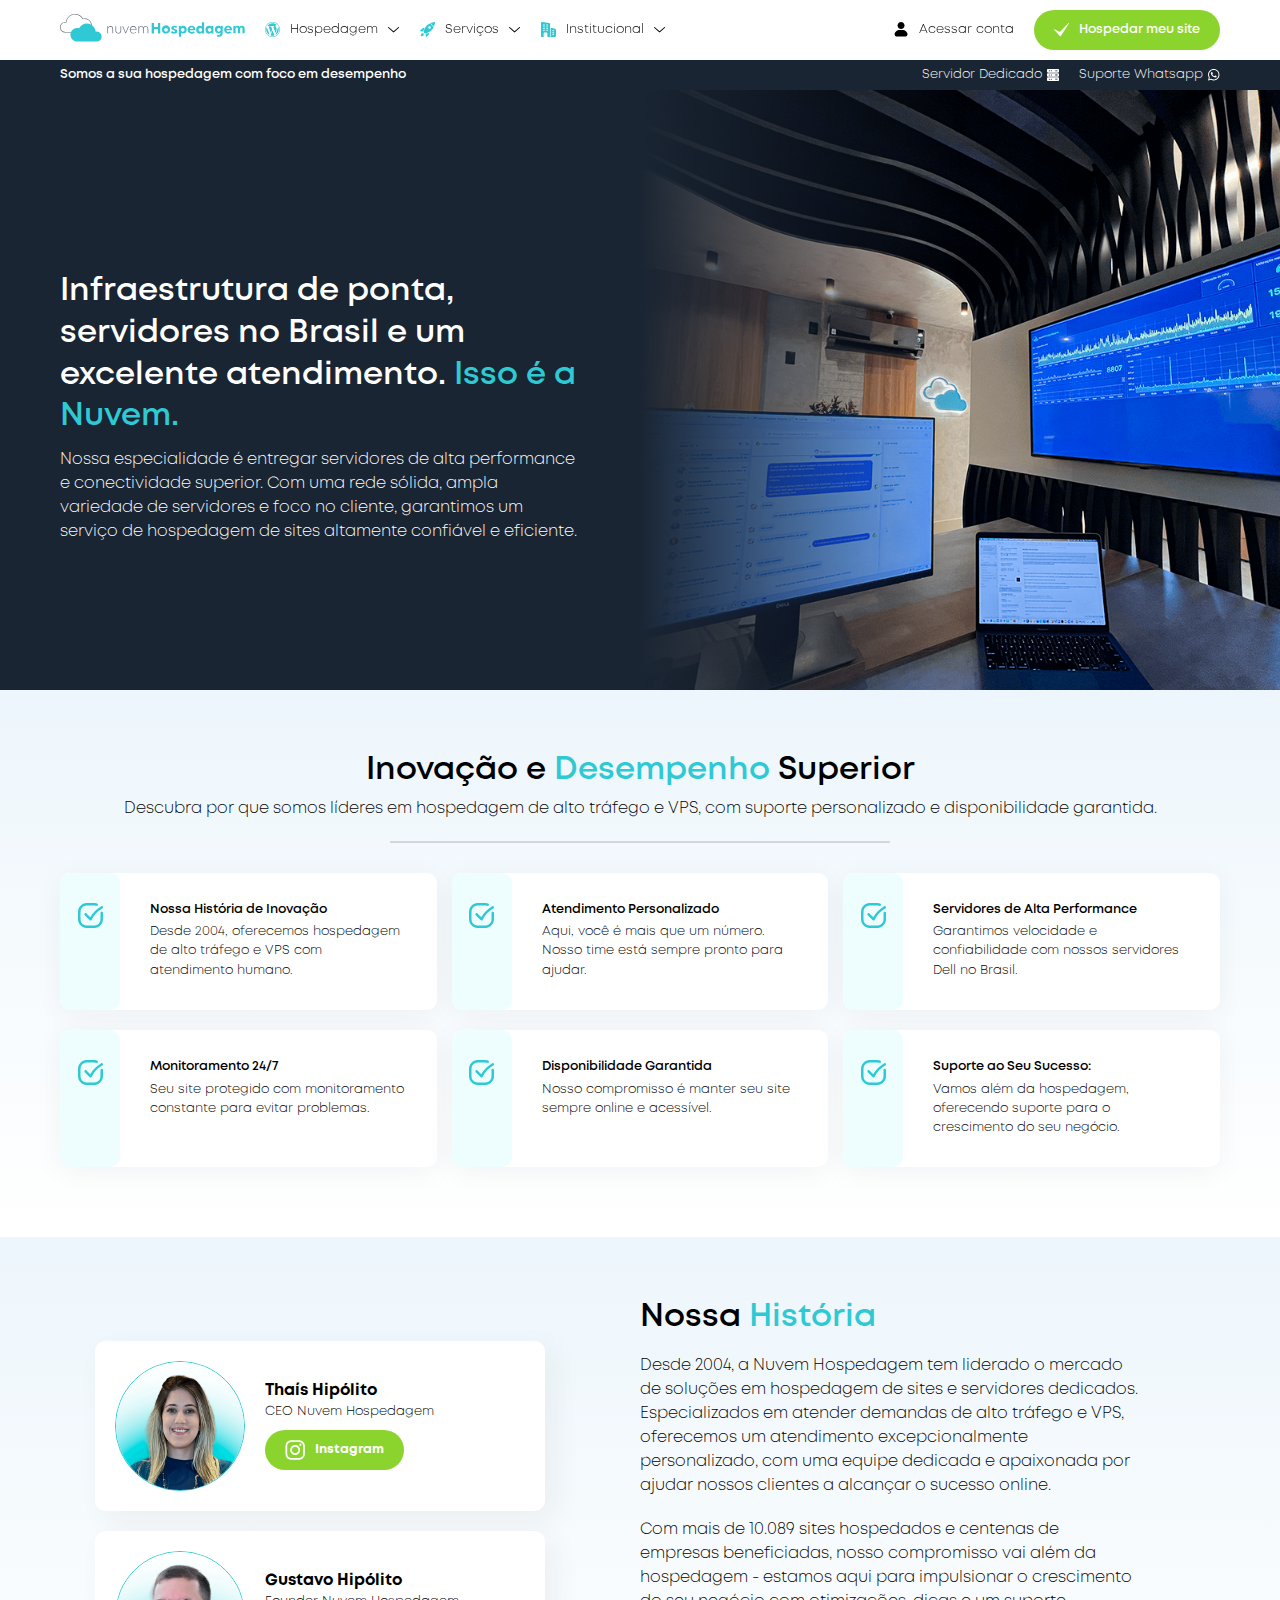
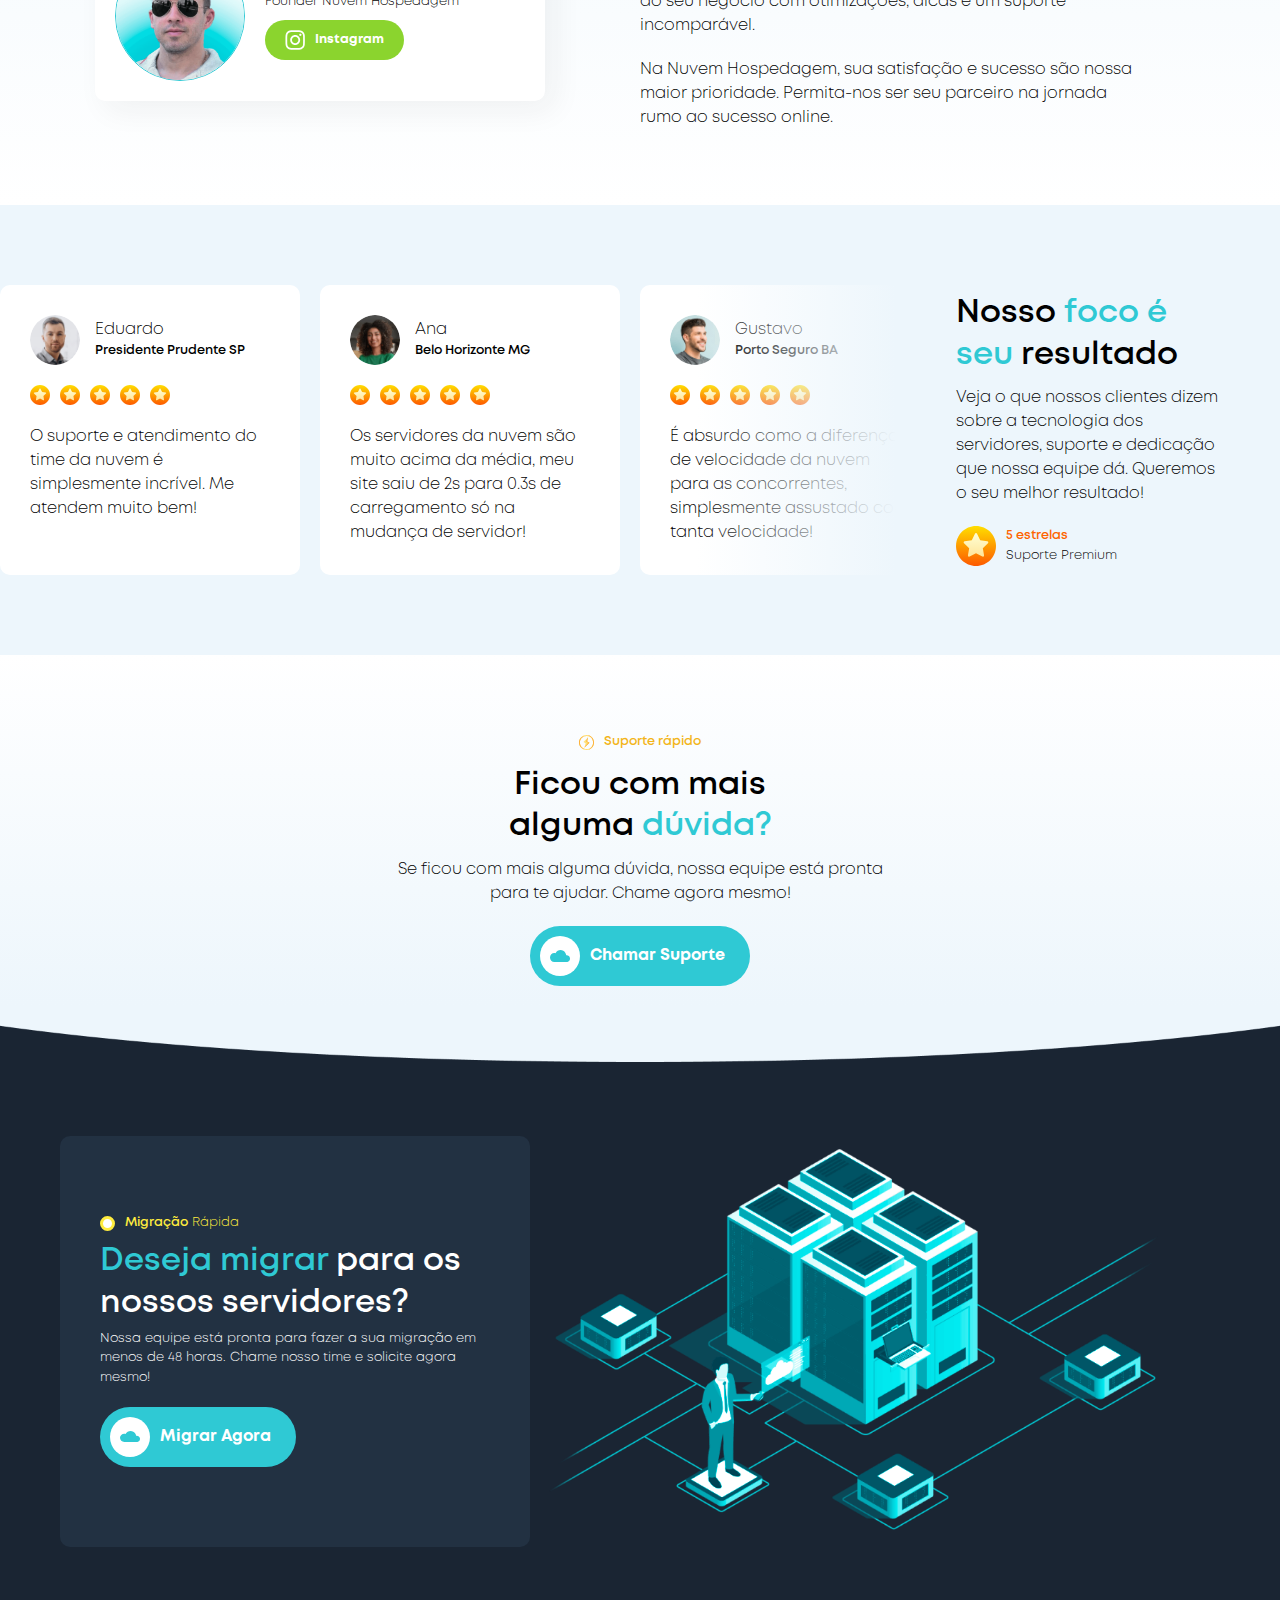
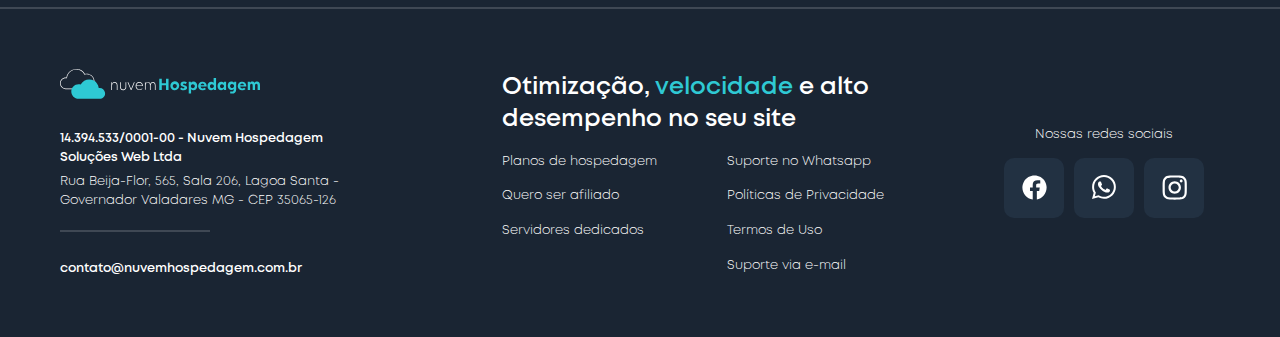
<file: sobre-nos/index.html>
<!DOCTYPE html>
<html lang="pt-BR">
<head>
<meta charset="UTF-8"> <!-- SEMPRE primeiro -->

  <!-- Google Tag Manager -->
  <script>
  (function(w,d,s,l,i){w[l]=w[l]||[];w[l].push({'gtm.start':
  new Date().getTime(),event:'gtm.js'});var f=d.getElementsByTagName(s)[0],
  j=d.createElement(s),dl=l!='dataLayer'?'&l='+l:'';j.async=true;j.src=
  'https://www.googletagmanager.com/gtm.js?id='+i+dl;f.parentNode.insertBefore(j,f);
  })(window,document,'script','dataLayer','GTM-PV2DW98');
  </script>
  <!-- End Google Tag Manager -->
  
  <meta charset="UTF-8">

  <meta name="HandheldFriendly" content="true">
  <meta http-equiv="X-UA-Compatible" content="IE=edge">
  <meta name="viewport" content="width=device-width, initial-scale=1.0, maximum-scale=1.0, user-scalable=no"/>

  <title>Desde 2004 hospedando sites | Nuvem Hospedagem</title>
  <meta property="og:title" content="Desde 2004 hospedando sites | Nuvem Hospedagem">

  <meta name="description" content="Desde 2004, a Nuvem Hospedagem tem sido líder em hospedagem de sites, oferecendo serviços confiáveis e de alta qualidade para empresas e indivíduos. Confie em nossa experiência e compromisso com a excelência para garantir o sucesso online do seu projeto.">
  <meta itemprop="description" content="Desde 2004, a Nuvem Hospedagem tem sido líder em hospedagem de sites, oferecendo serviços confiáveis e de alta qualidade para empresas e indivíduos. Confie em nossa experiência e compromisso com a excelência para garantir o sucesso online do seu projeto.">
  <meta property="og:description" content="Desde 2004, a Nuvem Hospedagem tem sido líder em hospedagem de sites, oferecendo serviços confiáveis e de alta qualidade para empresas e indivíduos. Confie em nossa experiência e compromisso com a excelência para garantir o sucesso online do seu projeto.">

  <meta name="theme-color" content="#FFFFFF">
  <meta name="msapplication-TileColor" content="#FFFFFF">
  <meta name="msapplication-navbutton-color" content="#FFFFFF">
  <meta name="apple-mobile-web-app-status-bar-style" content="#FFFFFF">

  <link rel="apple-touch-icon" sizes="180x180" href="https://nuvemhospedagem.com.br/assets/files/favicons/apple-touch-icon.png">
  <link rel="icon" type="image/png" sizes="32x32" href="https://nuvemhospedagem.com.br/assets/files/favicons/favicon-32x32.png">
  <link rel="icon" type="image/png" sizes="192x192" href="https://nuvemhospedagem.com.br/assets/files/favicons/android-chrome-192x192.png">
  <link rel="icon" type="image/png" sizes="16x16" href="https://nuvemhospedagem.com.br/assets/files/favicons/favicon-16x16.png">
  <link rel="mask-icon" href="https://nuvemhospedagem.com.br/assets/files/favicons/safari-pinned-tab.svg" color="#2dc9d4">
  <meta name="msapplication-TileImage" content="https://nuvemhospedagem.com.br/assets/files/favicons/mstile-144x144.png">
  <meta name="msapplication-config" content="https://nuvemhospedagem.com.br/assets/files/favicons/browserconfig.xml">
  <link rel="shortcut icon" href="../assets/files/favicons/favicon.ico">
  <link rel="manifest" href="../assets/files/favicons/site.webmanifest">

  <meta property="og:locale" content="pt_BR">
  <meta property="og:image:type" content="image/png">
  <meta property="og:image:width" content="1920">
  <meta property="og:image:height" content="1080">
  <meta property="og:type" content="website">
  <meta property="og:card" content="summary_large_image">

  <meta name="image" content="https://nuvemhospedagem.com.br/assets/files/favicons/capa.png">
  <meta itemprop="image" content="https://nuvemhospedagem.com.br/assets/files/favicons/capa.png">
  <meta property="og:image" content="https://nuvemhospedagem.com.br/assets/files/favicons/capa.png">

  <meta name="author" content="Nuvem Hospedagem">
  <meta itemprop="name" content="Nuvem Hospedagem">
  <meta name="article:author" content="Nuvem Hospedagem">
  <meta name="application-name" content="Nuvem Hospedagem">
  <meta property="og:site_name" content="Nuvem Hospedagem">
  <meta name="apple-mobile-web-app-title" content="Nuvem Hospedagem">

  <link href="../assets/css/pages/sobre-nos/index.css" rel="stylesheet">
</head>
<body>

  <!-- 
    nav 
  -->
  <nav>
    <!-- Conteúdo -->
    <div class="conteudo">
      <!-- Logo -->
      <a href="/" class="logo">
        <img src="../assets/files/images/loog-nuvem.svg">
      </a>
      <!-- Botão Menu Mobile -->
      <button class="menu">
        <span class="um"></span>
        <span class="dois"></span>
      </button>
      <!-- Opções -->
      <div class="opcoes">
        <!-- Opção Hospedagem -->
        <div class="opcao">
          <button class="abrirOpcao">
            <img src="../assets/files/images/icone-wordpress.svg" class="icone">
            <p>Hospedagem</p>
            <img src="../assets/files/images/icone-setinha.svg" class="setinha">
          </button>
          <div class="subOpcoes">
            <a href="/hospedagem-wordpress">
              <img src="../assets/files/images/icone-wordpress.svg" class="icone">
              <p>Hospedagem WordPress</p>
            </a>
            <a href="/hospedagem-ssd">
              <img src="../assets/files/images/icone-backup-verde.svg" class="icone">
              <p>Hospedagem SSD</p>
            </a>
            <a href="/hospedagem-vps">
              <img src="../assets/files/images/icone-escudo-azul.svg" class="icone">
              <p>Hospedagem VPS</p>
            </a>
          </div>
        </div>
        <!-- Opção Serviços -->
        <div class="opcao">
          <button class="abrirOpcao">
            <img src="../assets/files/images/icone-foguete-azul.svg" class="icone">
            <p>Serviços</p>
            <img src="../assets/files/images/icone-setinha.svg" class="setinha">
          </button>
          <div class="subOpcoes">
            <a href="/certificado-ssl">
              <img src="../assets/files/images/icone-cadeado.svg" class="icone">
              <p>Certificado SSL</p>
            </a>
            <a href="/email-profissional">
              <img src="../assets/files/images/icone-arroba-vermelho.svg" class="icone">
              <p>E-mail profissional</p>
            </a>
            <a href="/registrar-dominio">
              <img src="../assets/files/images/icone-link.svg" class="icone">
              <p>Registrar domínio</p>
            </a>
          </div>
        </div>
        <!-- Opção Institucional -->
        <div class="opcao">
          <button class="abrirOpcao">
            <img src="../assets/files/images/icone-institucional.svg" class="icone">
            <p>Institucional</p>
            <img src="../assets/files/images/icone-setinha.svg" class="setinha">
          </button>
          <div class="subOpcoes">
            <a href="/sobre-nos">
              <img src="../assets/files/images/icone-nuvem-preto.svg" class="icone">
              <p>Sobre nós</p>
            </a>
            <a href="/perguntas-frequentes">
              <img src="../assets/files/images/icone-busca-verde.svg" class="icone">
              <p>Perguntas frequentes</p>
            </a>
            <a href="/afiliados">
              <img src="../assets/files/images/icone-parceiro.svg" class="icone">
              <p>Seja um afiliado</p>
            </a>
          </div>
        </div>
        <!-- Acessar conta -->
        <a href="https://cliente.nuvemhospedagem.com.br/index.php/login" target="_blank" class="entrar">
          <img src="../assets/files/images/icone-usuario.svg" class="icone">
          <p>Acessar conta</p>
        </a>
        <!-- Hospedar site -->
        <a href="/hospedagem-wordpress" class="hospedar">
          <img src="../assets/files/images/icone-check.svg" class="icone">
          <p>Hospedar meu site</p>
        </a>
      </div>
    </div>
    <!-- Faixa -->
    <div class="faixa">
      <h3>Somos a sua hospedagem com foco em desempenho</h3>
      <a href="/hospedagem-vps">
        <p>Servidor Dedicado</p>
        <img src="../assets/files/images/icone-dados.svg">
      </a>
      <a href="https://api.whatsapp.com/send?phone=551130424338&text=Ol%C3%A1,%20vim%20do%20site%20de%20voc%C3%AAs%20e%20preciso%20de%20ajuda!" target="_blank">
        <p>Suporte Whatsapp</p>
        <img src="../assets/files/images/icone-whatsapp.svg">
      </a>
    </div>
    <!-- Tamanho -->
    <div class="tamanho"></div>
  </nav>

  <!-- 
    seção apresentação 
  -->
  <section class="apresentacao escuro">
    <!-- Texto -->
    <div class="texto">
      <h1>Infraestrutura de ponta, servidores no Brasil e um excelente atendimento. <span>Isso é a Nuvem.</span></h1>
      <p>Nossa especialidade é entregar servidores de alta performance e conectividade superior. Com uma rede sólida, ampla variedade de servidores e foco no cliente, garantimos um serviço de hospedagem de sites altamente confiável e eficiente.</p>
    </div>
    <!-- Imagem -->
    <div class="imagem quatro" style="background-image: url('../assets/files/images/escritorio.png');">
      <div class="sombra"></div>
    </div>
  </section>

  <!-- 
    seção benefícios 
  -->
  <section class="beneficios dois">
    <!-- Titulo -->
    <div class="titulo">
      <h2>Inovação e <span>Desempenho</span> Superior</h2>
      <p>Descubra por que somos líderes em hospedagem de alto tráfego e VPS, com suporte personalizado e disponibilidade garantida.</p>
      <div class="linha"></div>
    </div>
    <!-- Quadros -->
    <div class="quadros">
      <div class="quadro">
        <div class="icone">
          <img src="../assets/files/images/icone-check-azul.svg">
        </div>
        <div class="texto">
          <h3>Nossa História de Inovação</h3>
          <p>Desde 2004, oferecemos hospedagem de alto tráfego e VPS com atendimento humano.</p>
        </div>
      </div>
      <div class="quadro">
        <div class="icone">
          <img src="../assets/files/images/icone-check-azul.svg">
        </div>
        <div class="texto">
          <h3>Atendimento Personalizado</h3>
          <p>Aqui, você é mais que um número. Nosso time está sempre pronto para ajudar.</p>
        </div>
      </div>
      <div class="quadro">
        <div class="icone">
          <img src="../assets/files/images/icone-check-azul.svg">
        </div>
        <div class="texto">
          <h3>Servidores de Alta Performance</h3>
          <p>Garantimos velocidade e confiabilidade com nossos servidores Dell no Brasil.</p>
        </div>
      </div>
      <div class="quadro">
        <div class="icone">
          <img src="../assets/files/images/icone-check-azul.svg">
        </div>
        <div class="texto">
          <h3>Monitoramento 24/7</h3>
          <p>Seu site protegido com monitoramento constante para evitar problemas.</p>
        </div>
      </div>
      <div class="quadro">
        <div class="icone">
          <img src="../assets/files/images/icone-check-azul.svg">
        </div>
        <div class="texto">
          <h3>Disponibilidade Garantida</h3>
          <p>Nosso compromisso é manter seu site sempre online e acessível.</p>
        </div>
      </div>
      <div class="quadro">
        <div class="icone">
          <img src="../assets/files/images/icone-check-azul.svg">
        </div>
        <div class="texto">
          <h3>Suporte ao Seu Sucesso:</h3>
          <p>Vamos além da hospedagem, oferecendo suporte para o crescimento do seu negócio.</p>
        </div>
      </div>
    </div>
  </section>

  <!-- 
    seção configurações 
  -->
  <section class="configuracoes dois">
    <div class="fundadores">
      <div class="quadro">
        <img src="../assets/files/images/foto-thais.png">
        <div class="info">
          <h3>Thaís Hipólito</h3>
          <h4>CEO Nuvem Hospedagem</h4>
          <a href="http://instagram.com/thaishipolito/" target="_blank">
            <img src="../assets/files/images/icone-instagram.svg">
            Instagram
          </a>
        </div>
      </div>
      <div class="quadro">
        <img src="../assets/files/images/foto-gustavo.png">
        <div class="info">
          <h3>Gustavo Hipólito</h3>
          <h4>Founder Nuvem Hospedagem</h4>
          <a href="http://instagram.com/gustavohipolito/" target="_blank">
            <img src="../assets/files/images/icone-instagram.svg">
            Instagram
          </a>
        </div>
      </div>
    </div>
    <!-- Texto -->
    <div class="texto">
      <h2>Nossa <span>História</span></h2>
      <p>Desde 2004, a Nuvem Hospedagem tem liderado o mercado de soluções em hospedagem de sites e servidores dedicados. Especializados em atender demandas de alto tráfego e VPS, oferecemos um atendimento excepcionalmente personalizado, com uma equipe dedicada e apaixonada por ajudar nossos clientes a alcançar o sucesso online.</p>
      <p>Com mais de 10.089 sites hospedados e centenas de empresas beneficiadas, nosso compromisso vai além da hospedagem - estamos aqui para impulsionar o crescimento do seu negócio com otimizações, dicas e um suporte incomparável.</p>
      <p>Na Nuvem Hospedagem, sua satisfação e sucesso são nossa maior prioridade. Permita-nos ser seu parceiro na jornada rumo ao sucesso online.</p>
    </div>
  </section>

  <!-- 
    seção depoimentos 
  -->
  <section class="depoimentos dois">
    <!-- Slide -->
    <div class="slide">
      <div class="sombra um"></div>
      <div class="sombra dois"></div>
      <div class="itens">
        <!-- Depoimento 1 -->
        <div class="item">
          <div class="nome">
            <div class="foto" style="background-image: url('../assets/files/images/foto-pessoa-1.png');"></div>
            <div class="info">
              <h3>Eduardo</h3>
              <h4>Presidente Prudente SP</h4>
            </div>
          </div>
          <div class="estrelas">
            <img src="../assets/files/images/icone-estrela-laranja.svg">
            <img src="../assets/files/images/icone-estrela-laranja.svg">
            <img src="../assets/files/images/icone-estrela-laranja.svg">
            <img src="../assets/files/images/icone-estrela-laranja.svg">
            <img src="../assets/files/images/icone-estrela-laranja.svg">
          </div>
          <p>O suporte e atendimento do time da nuvem é simplesmente incrível. Me atendem muito bem!</p>
        </div>
        <!-- Depoimento 2 -->
        <div class="item">
          <div class="nome">
            <div class="foto" style="background-image: url('../assets/files/images/foto-pessoa-2.png');"></div>
            <div class="info">
              <h3>Ana</h3>
              <h4>Belo Horizonte MG</h4>
            </div>
          </div>
          <div class="estrelas">
            <img src="../assets/files/images/icone-estrela-laranja.svg">
            <img src="../assets/files/images/icone-estrela-laranja.svg">
            <img src="../assets/files/images/icone-estrela-laranja.svg">
            <img src="../assets/files/images/icone-estrela-laranja.svg">
            <img src="../assets/files/images/icone-estrela-laranja.svg">
          </div>
          <p>Os servidores da nuvem são muito acima da média, meu site saiu de 2s para 0.3s de carregamento só na mudança de servidor!</p>
        </div>
        <!-- Depoimento 3 -->
        <div class="item">
          <div class="nome">
            <div class="foto" style="background-image: url('../assets/files/images/foto-pessoa-3.png');"></div>
            <div class="info">
              <h3>Gustavo</h3>
              <h4>Porto Seguro BA</h4>
            </div>
          </div>
          <div class="estrelas">
            <img src="../assets/files/images/icone-estrela-laranja.svg">
            <img src="../assets/files/images/icone-estrela-laranja.svg">
            <img src="../assets/files/images/icone-estrela-laranja.svg">
            <img src="../assets/files/images/icone-estrela-laranja.svg">
            <img src="../assets/files/images/icone-estrela-laranja.svg">
          </div>
          <p>É absurdo como a diferença de velocidade da nuvem para as concorrentes, simplesmente assustado com tanta velocidade!</p>
        </div>
        <!-- Depoimento 4 -->
        <div class="item">
          <div class="nome">
            <div class="foto" style="background-image: url('../assets/files/images/foto-pessoa-4.png');"></div>
            <div class="info">
              <h3>Cristina</h3>
              <h4>Porto Alegre RS</h4>
            </div>
          </div>
          <div class="estrelas">
            <img src="../assets/files/images/icone-estrela-laranja.svg">
            <img src="../assets/files/images/icone-estrela-laranja.svg">
            <img src="../assets/files/images/icone-estrela-laranja.svg">
            <img src="../assets/files/images/icone-estrela-laranja.svg">
            <img src="../assets/files/images/icone-estrela-laranja.svg">
          </div>
          <p>Amei o Elementor PRO gratuito no meu plano! Sem falar no super suporte que a nuvem me dá!</p>
        </div>
        <!-- Depoimento 1 -->
        <div class="item">
          <div class="nome">
            <div class="foto" style="background-image: url('../assets/files/images/foto-pessoa-1.png');"></div>
            <div class="info">
              <h3>Eduardo</h3>
              <h4>Presidente Prudente SP</h4>
            </div>
          </div>
          <div class="estrelas">
            <img src="../assets/files/images/icone-estrela-laranja.svg">
            <img src="../assets/files/images/icone-estrela-laranja.svg">
            <img src="../assets/files/images/icone-estrela-laranja.svg">
            <img src="../assets/files/images/icone-estrela-laranja.svg">
            <img src="../assets/files/images/icone-estrela-laranja.svg">
          </div>
          <p>O suporte e atendimento do time da nuvem é simplesmente incrível. Me atendem muito bem!</p>
        </div>
        <!-- Depoimento 2 -->
        <div class="item">
          <div class="nome">
            <div class="foto" style="background-image: url('../assets/files/images/foto-pessoa-2.png');"></div>
            <div class="info">
              <h3>Ana</h3>
              <h4>Belo Horizonte MG</h4>
            </div>
          </div>
          <div class="estrelas">
            <img src="../assets/files/images/icone-estrela-laranja.svg">
            <img src="../assets/files/images/icone-estrela-laranja.svg">
            <img src="../assets/files/images/icone-estrela-laranja.svg">
            <img src="../assets/files/images/icone-estrela-laranja.svg">
            <img src="../assets/files/images/icone-estrela-laranja.svg">
          </div>
          <p>Os servidores da nuvem são muito acima da média, meu site saiu de 2s para 0.3s de carregamento só na mudança de servidor!</p>
        </div>
        <!-- Depoimento 3 -->
        <div class="item">
          <div class="nome">
            <div class="foto" style="background-image: url('../assets/files/images/foto-pessoa-3.png');"></div>
            <div class="info">
              <h3>Gustavo</h3>
              <h4>Porto Seguro BA</h4>
            </div>
          </div>
          <div class="estrelas">
            <img src="../assets/files/images/icone-estrela-laranja.svg">
            <img src="../assets/files/images/icone-estrela-laranja.svg">
            <img src="../assets/files/images/icone-estrela-laranja.svg">
            <img src="../assets/files/images/icone-estrela-laranja.svg">
            <img src="../assets/files/images/icone-estrela-laranja.svg">
          </div>
          <p>É absurdo como a diferença de velocidade da nuvem para as concorrentes, simplesmente assustado com tanta velocidade!</p>
        </div>
        <!-- Depoimento 4 -->
        <div class="item">
          <div class="nome">
            <div class="foto" style="background-image: url('../assets/files/images/foto-pessoa-4.png');"></div>
            <div class="info">
              <h3>Cristina</h3>
              <h4>Porto Alegre RS</h4>
            </div>
          </div>
          <div class="estrelas">
            <img src="../assets/files/images/icone-estrela-laranja.svg">
            <img src="../assets/files/images/icone-estrela-laranja.svg">
            <img src="../assets/files/images/icone-estrela-laranja.svg">
            <img src="../assets/files/images/icone-estrela-laranja.svg">
            <img src="../assets/files/images/icone-estrela-laranja.svg">
          </div>
          <p>Amei o Elementor PRO gratuito no meu plano! Sem falar no super suporte que a nuvem me dá!</p>
        </div>
      </div>
    </div>
    <!-- Texto -->
    <div class="texto">
      <h2>Nosso <span>foco é seu</span> resultado</h2>
      <p>Veja o que nossos clientes dizem sobre a tecnologia dos servidores, suporte e dedicação que nossa equipe dá. Queremos o seu melhor resultado!</p>
      <div class="tag">
        <img src="../assets/files/images/icone-estrela-laranja.svg">
        <div class="info">
          <h3>5 estrelas</h3>
          <h4>Suporte Premium</h4>
        </div>
      </div>
    </div>
  </section>

  <!-- 
    seção pergunta 
  -->
  <section class="pergunta">
    <!-- Texto -->
    <div class="texto">
      <div class="tag">
        <img src="../assets/files/images/icone-raio-circulo.svg">
        <h3>Suporte rápido</h3>
      </div>
      <h2>Ficou com mais alguma <span>dúvida?</span></h2>
      <p>Se ficou com mais alguma dúvida, nossa equipe está pronta para te ajudar. Chame agora mesmo!</p>
      <a href="https://api.whatsapp.com/send?phone=551130424338&text=Ol%C3%A1,%20vim%20do%20site%20de%20voc%C3%AAs%20e%20preciso%20de%20ajuda!" target="_blank">
        <div class="icone">
          <img src="../assets/files/images/icone-nuvem-cheio.svg">
        </div>
        <h3>Chamar Suporte</h3>
      </a>
    </div>
  </section>

  <!-- 
    seção migrar 
  -->
  <section class="migrar">

    <!-- Divisor -->
    <img src="../assets/files/images/divisor.png" class="divisor">
    <!-- Quadro -->
    <div class="quadro">
      <div class="tag">
        <div class="bolinha"></div>
        <h3><span>Migração</span> Rápida</h3>
      </div>
      <h2><span>Deseja migrar</span> para os nossos servidores?</h2>
      <p>Nossa equipe está pronta para fazer a sua migração em menos de 48 horas. Chame nosso time e solicite agora mesmo!</p>
      <a href="https://api.whatsapp.com/send?phone=551130424338&text=Ol%C3%A1,%20gostaria%20de%20migrar%20meu%20site%20para%20a%20nuvem!" target="_blank">
        <div class="icone">
          <img src="../assets/files/images/icone-nuvem-cheio.svg">
        </div>
        <h3>Migrar Agora</h3>
      </a>
    </div>
    <!-- Imagem -->
    <img src="../assets/files/images/servidores.png" class="vetor">
  </section>

  <!-- 
    footer 
  -->
  <footer>
    <!-- Copyright -->
    <div class="copyright">
      <img src="../assets/files/images/logo-nuvem-2.svg">
      <h3>14.394.533/0001-00 - Nuvem Hospedagem Soluções Web Ltda</h3>
      <p>Rua Beija-Flor, 565, Sala 206, Lagoa Santa - Governador Valadares MG - CEP 35065-126</p>
      <div class="linha"></div>
      <h4>contato@nuvemhospedagem.com.br</h4>
    </div>
    <!-- Links -->
    <div class="links">
      <h2>Otimização, <span>velocidade</span> e alto desempenho no seu site</h2>
      <div class="partes">
        <div class="parte">
          <a href="/hospedagem-wordpress">Planos de hospedagem</a>
          <a href="/afiliados">Quero ser afiliado</a>
          <a href="/hospedagem-vps">Servidores dedicados</a>
        </div>
        <div class="parte">
          <a href="https://api.whatsapp.com/send?phone=551130424338&text=Ol%C3%A1,%20vim%20do%20site%20de%20voc%C3%AAs%20e%20preciso%20de%20ajuda!" target="_blank">Suporte no Whatsapp</a>
          <a href="/documentos/politica-privacidade">Políticas de Privacidade</a>
          <a href="/documentos/termos-de-uso">Termos de Uso</a>
          <a href="mailto:contato@nuvemhospedagem.com.br">Suporte via e-mail</a>
        </div>
      </div>
    </div>
    <!-- Redes -->
    <div class="redes">
      <h3>Nossas redes sociais</h3>
      <div class="botoes">
        <a href="https://facebook.com/nuvemhospedagem" target="_blank">
          <img src="../assets/files/images/icone-facebook.svg">
        </a>
        <a href="https://api.whatsapp.com/send?phone=551130424338&text=Ol%C3%A1,%20vim%20do%20site%20de%20voc%C3%AAs%20e%20preciso%20de%20ajuda!" target="_blank">
          <img src="../assets/files/images/icone-whatsapp.svg">
        </a>
        <a href="https://instagram.com/nuvemhospedagem" target="_blank">
          <img src="../assets/files/images/icone-instagram.svg">
        </a>
      </div>
    </div>
  </footer>

  <!-- 
    scripts 
  -->
  <script src="../assets/js/global/global.js"></script>
  <script src="../assets/js/elementos/nav.js"></script>
  <script src="../assets/js/sections/animar-section.js"></script>

<!-- Google Tag Manager (noscript) -->
<noscript><iframe src="https://www.googletagmanager.com/ns.html?id=GTM-PV2DW98"
height="0" width="0" style="display:none;visibility:hidden"></iframe></noscript>
<!-- End Google Tag Manager (noscript) -->
  
  <!-- 
    Chat ao vivo 
  -->
  <iframe data-product="web_widget" title="No content" role="presentation" tabindex="-1" allow="microphone *" aria-hidden="true" src="about:blank" style="width: 0px; height: 0px; border: 0px; position: absolute; top: -9999px;"></iframe>
  <script type="text/javascript">
    window.$zopim||(function(d,s){var z=$zopim=function(c){z._.push(c)},$=z.s=
    d.createElement(s),e=d.getElementsByTagName(s)[0];z.set=function(o){z.set.
    _.push(o)};z._=[];z.set._=[];$.async=!0;$.setAttribute("charset","utf-8");
    $.src="https://v2.zopim.com/?22CBWIRVUp0PfpBgTVJQxeMMfOjo2L7S";z.t=+new Date;$.
    type="text/javascript";e.parentNode.insertBefore($,e)})(document,"script");
  </script>

</body>
</html>
</file>
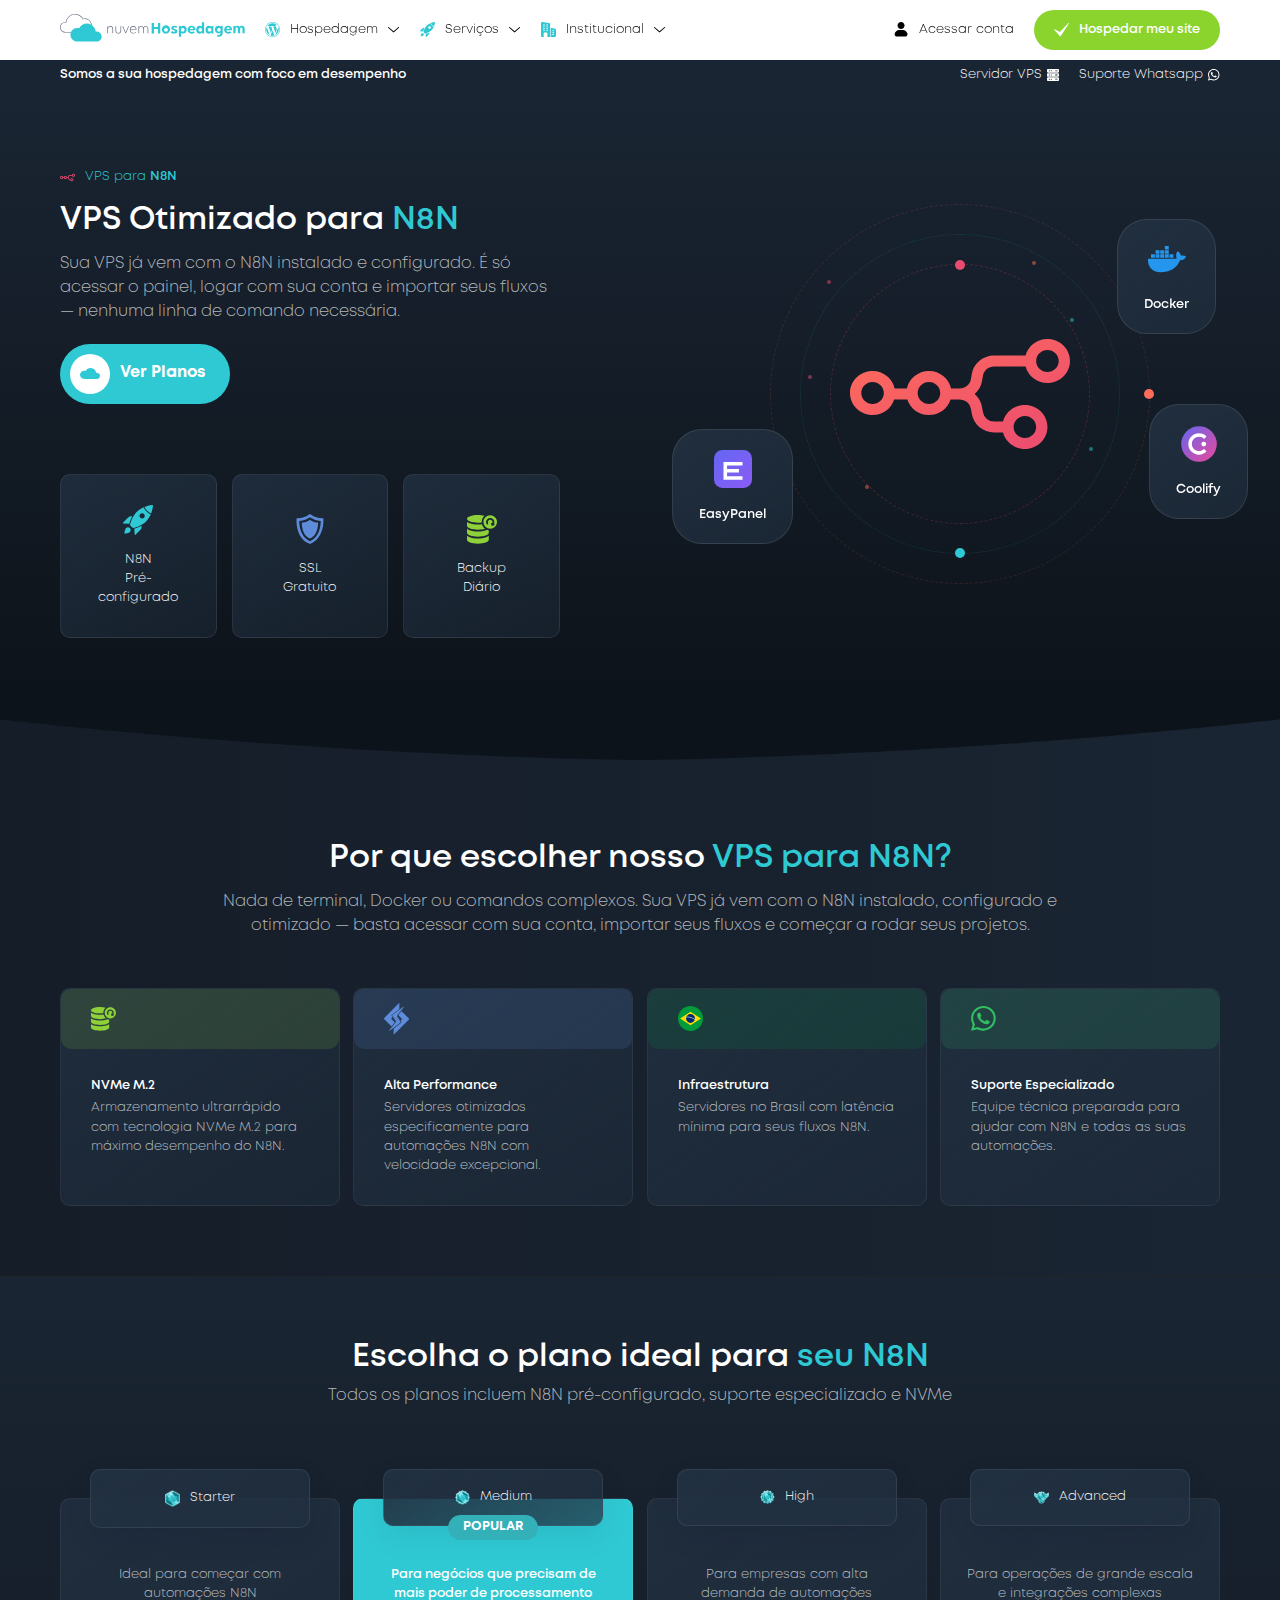
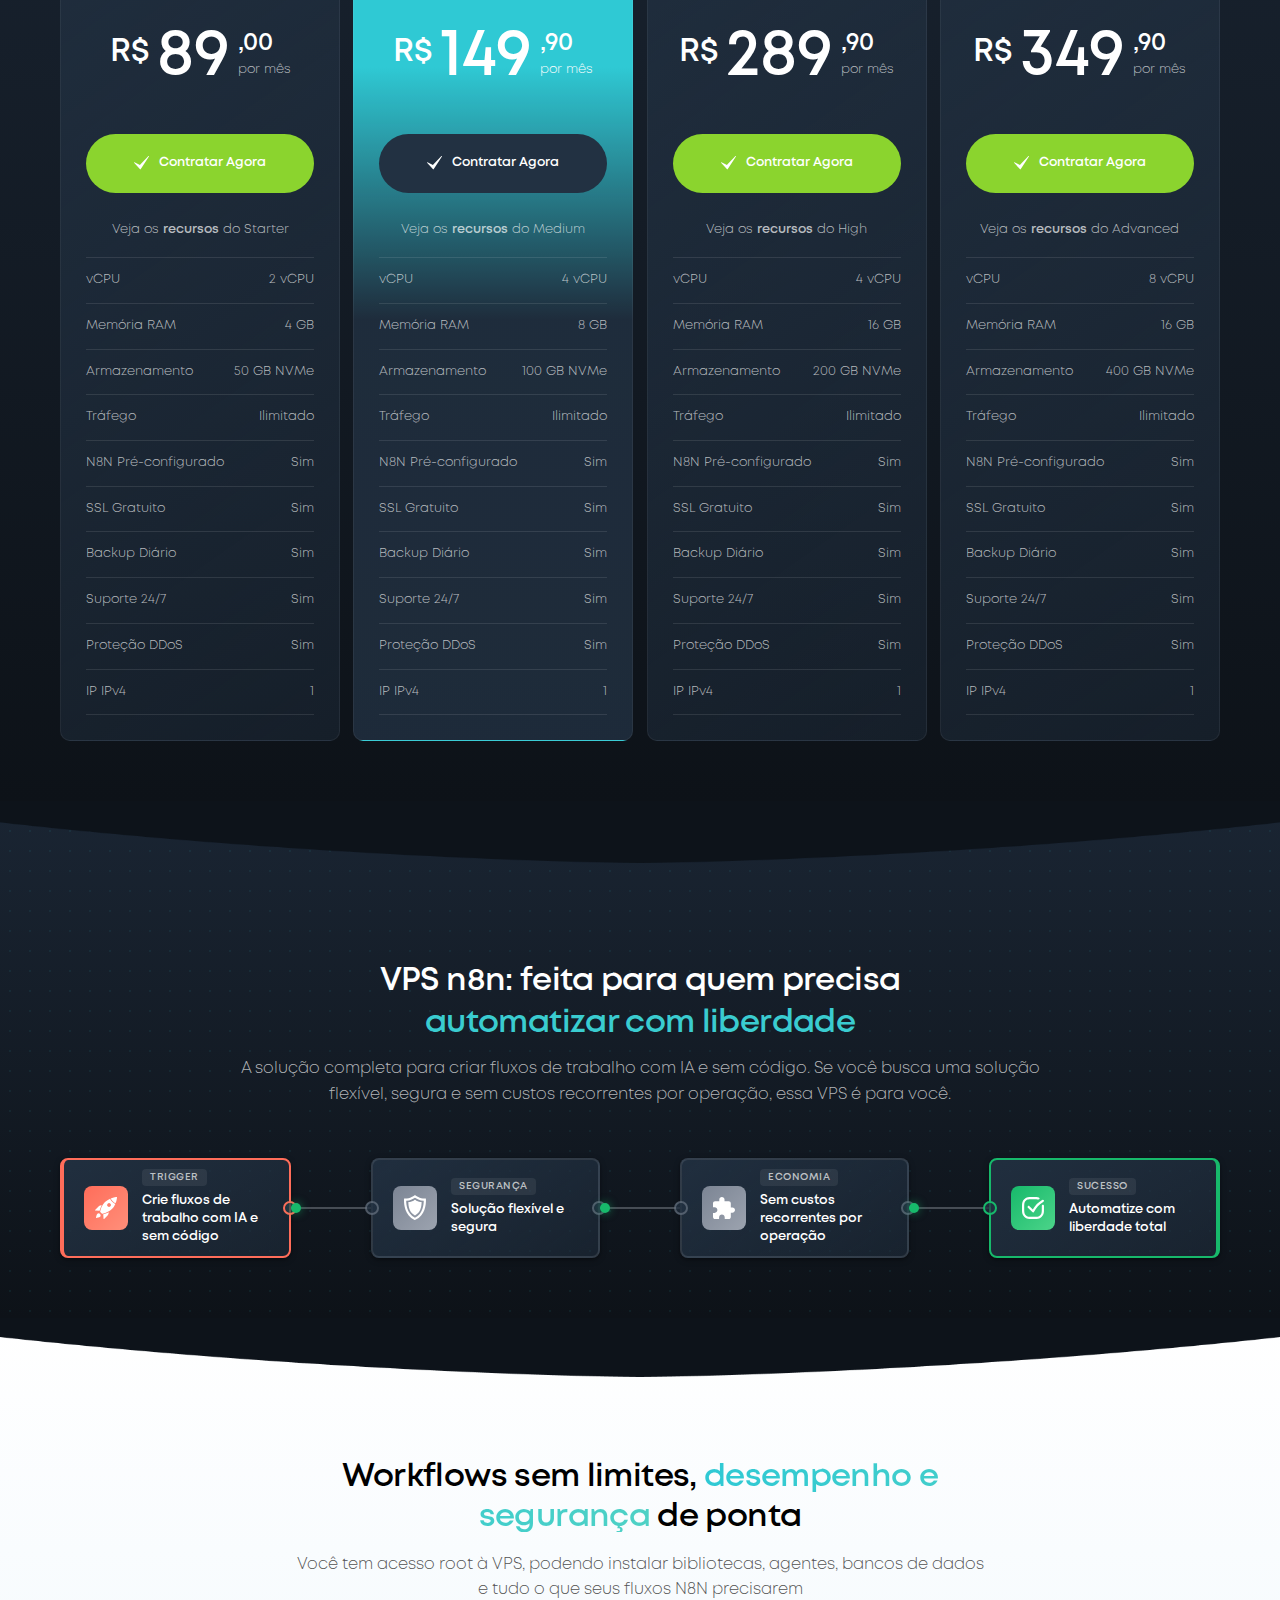
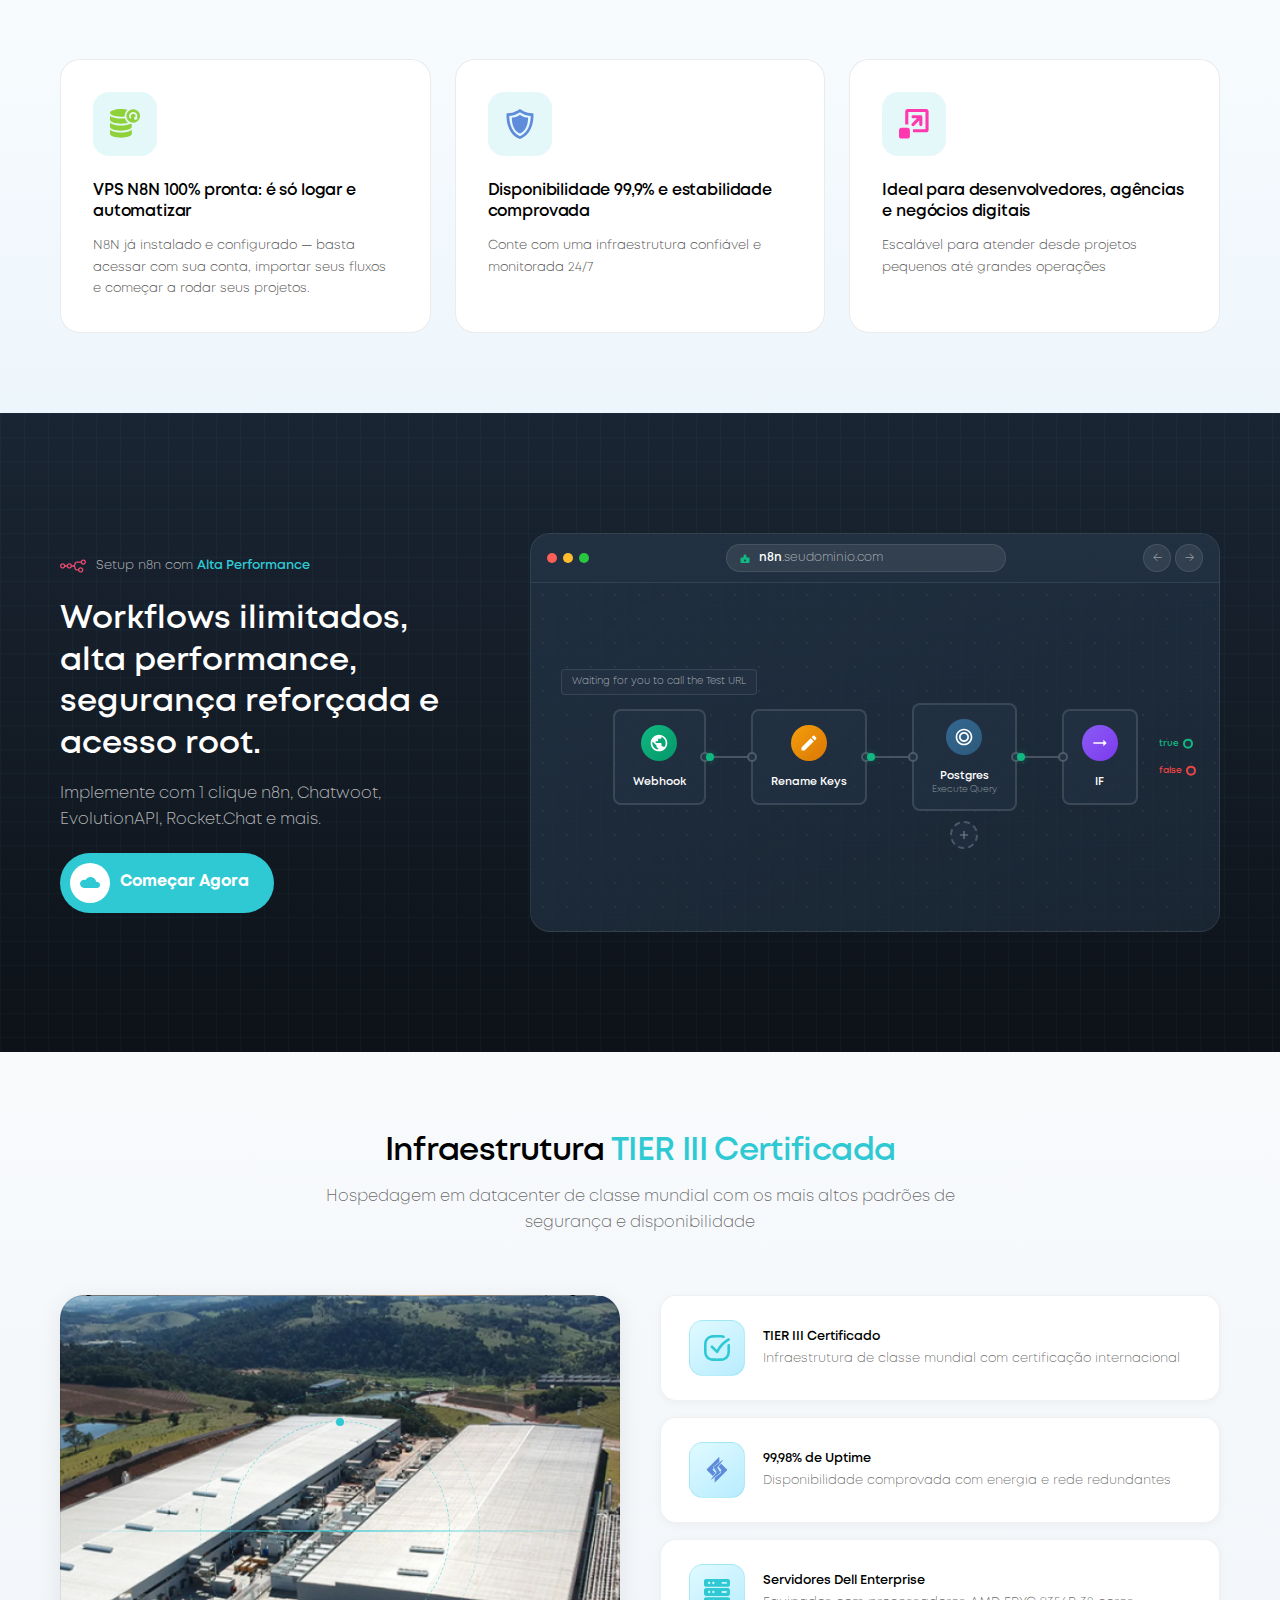
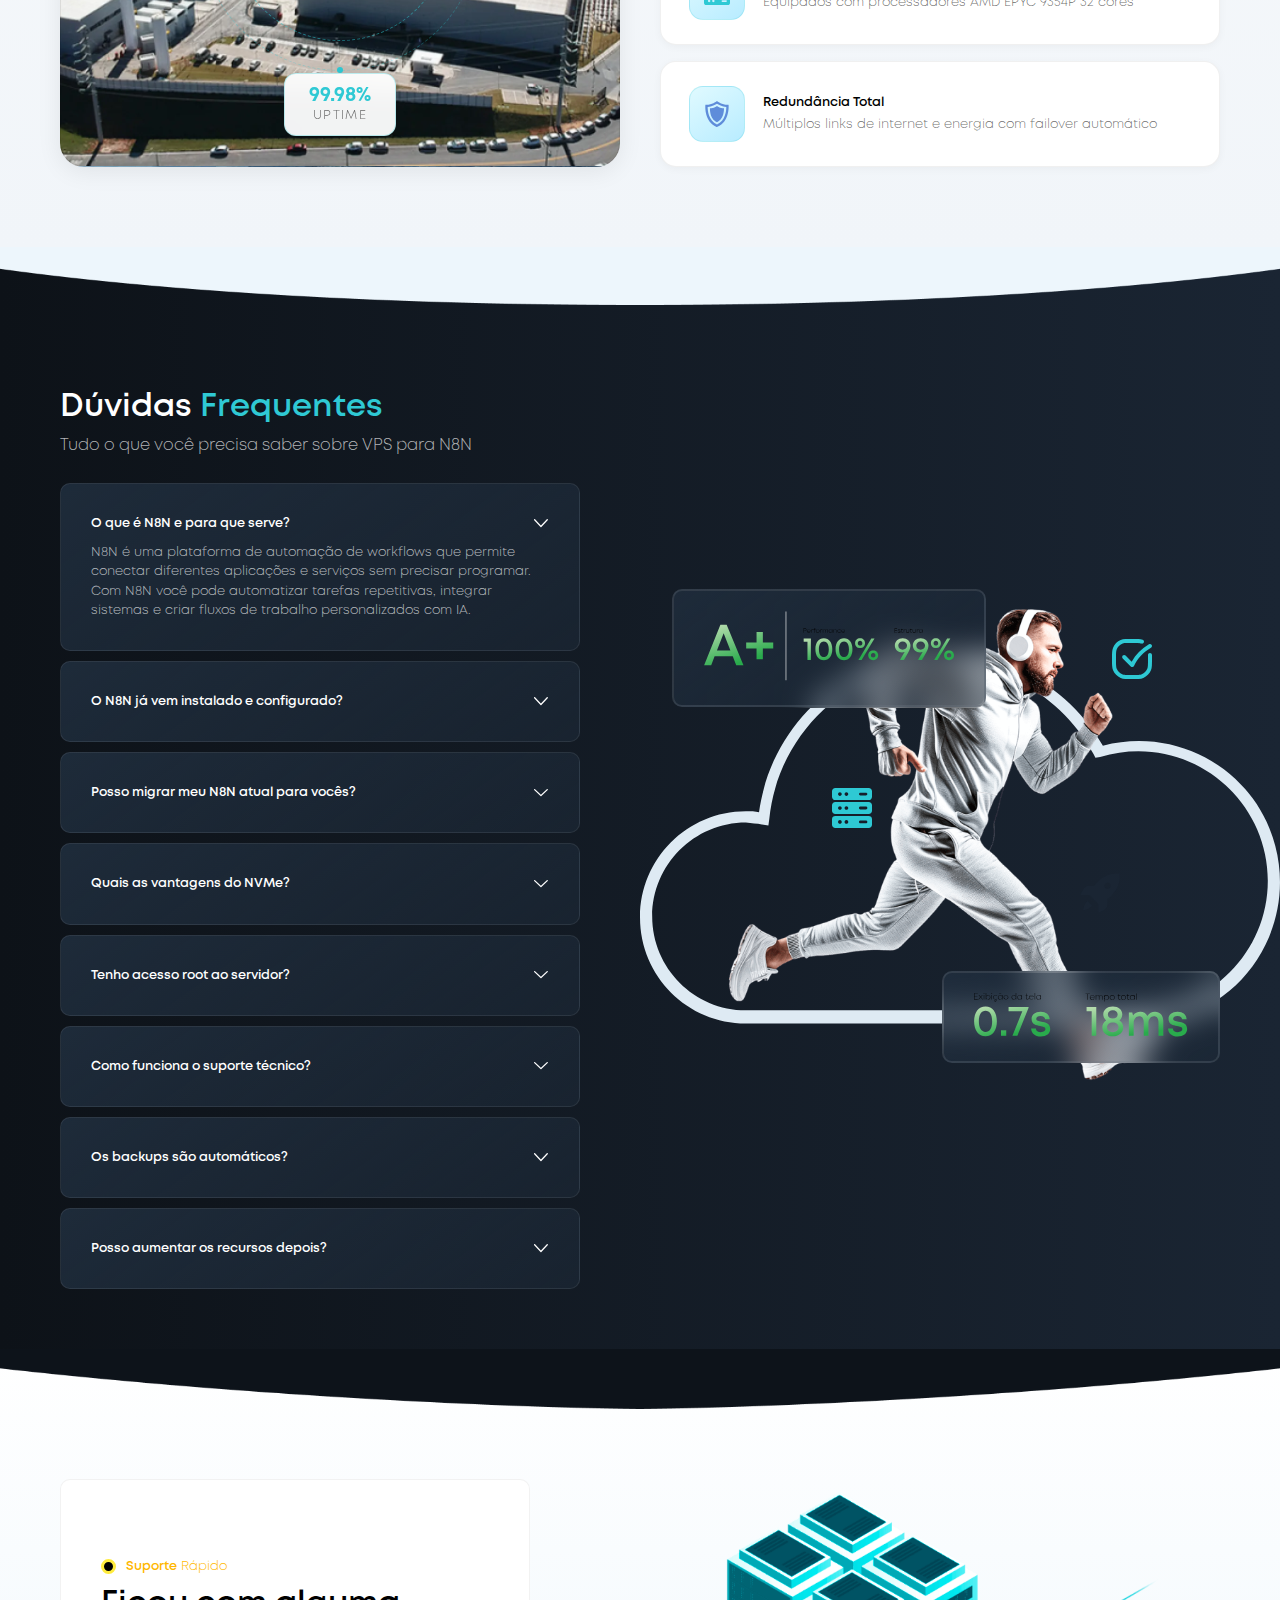
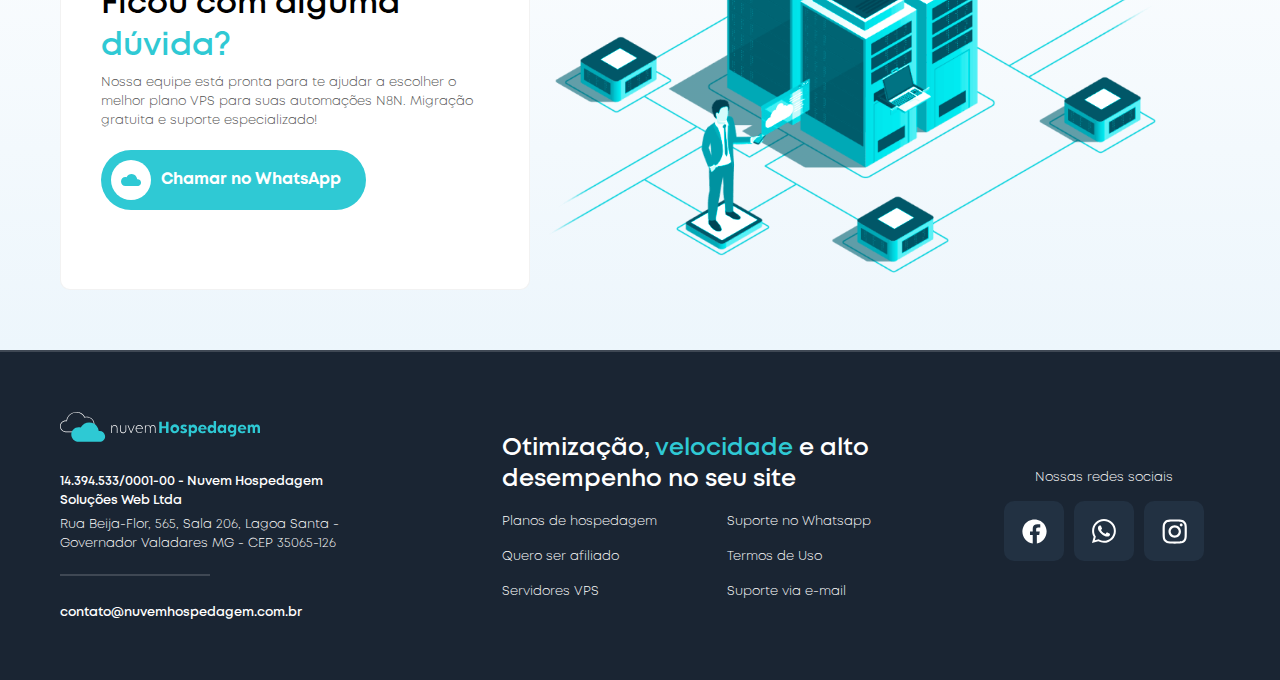
<file: vps-n8n-2/index.html>
<!doctype html>
<html lang="pt-BR">
  <head>
    <meta charset="UTF-8" />
    <script>
      (function (w, d, s, l, i) {
        w[l] = w[l] || [];
        w[l].push({ "gtm.start": new Date().getTime(), event: "gtm.js" });
        var f = d.getElementsByTagName(s)[0],
          j = d.createElement(s),
          dl = l != "dataLayer" ? "&l=" + l : "";
        j.async = true;
        j.src = "https://www.googletagmanager.com/gtm.js?id=" + i + dl;
        f.parentNode.insertBefore(j, f);
      })(window, document, "script", "dataLayer", "GTM-PV2DW98");
    </script>
    <script>
      !(function (f, b, e, v, n, t, s) {
        if (f.fbq) return;
        n = f.fbq = function () {
          n.callMethod
            ? n.callMethod.apply(n, arguments)
            : n.queue.push(arguments);
        };
        if (!f._fbq) f._fbq = n;
        n.push = n;
        n.loaded = !0;
        n.version = "2.0";
        n.queue = [];
        t = b.createElement(e);
        t.async = !0;
        t.src = v;
        s = b.getElementsByTagName(e)[0];
        s.parentNode.insertBefore(t, s);
      })(
        window,
        document,
        "script",
        "https://connect.facebook.net/en_US/fbevents.js",
      );
      fbq("init", "682382215529226");
      fbq("track", "PageView");
    </script>
    <noscript
      ><img
        height="1"
        width="1"
        style="display: none"
        src="https://www.facebook.com/tr?id=682382215529226&ev=PageView&noscript=1"
    /></noscript>
    <meta name="HandheldFriendly" content="true" />
    <meta http-equiv="X-UA-Compatible" content="IE=edge" />
    <meta
      name="viewport"
      content="width=device-width, initial-scale=1.0, maximum-scale=1.0, user-scalable=no"
    />
    <title>VPS para N8N - Nuvem Hospedagem</title>
    <meta property="og:title" content="VPS para N8N - Nuvem Hospedagem" />
    <meta
      name="description"
      content="VPS otimizado para N8N. Sua VPS já vem com o N8N instalado e configurado. É só acessar o painel, logar com sua conta e importar seus fluxos."
    />
    <meta
      itemprop="description"
      content="VPS otimizado para N8N. Sua VPS já vem com o N8N instalado e configurado. É só acessar o painel, logar com sua conta e importar seus fluxos."
    />
    <meta
      property="og:description"
      content="VPS otimizado para N8N. Sua VPS já vem com o N8N instalado e configurado. É só acessar o painel, logar com sua conta e importar seus fluxos."
    />
    <meta name="theme-color" content="#FFFFFF" />
    <meta name="msapplication-TileColor" content="#FFFFFF" />
    <meta name="msapplication-navbutton-color" content="#FFFFFF" />
    <meta name="apple-mobile-web-app-status-bar-style" content="#FFFFFF" />
    <link
      rel="apple-touch-icon"
      sizes="180x180"
      href="https://nuvemhospedagem.com.br/assets/files/favicons/apple-touch-icon.png"
    />
    <link
      rel="icon"
      type="image/png"
      sizes="32x32"
      href="https://nuvemhospedagem.com.br/assets/files/favicons/favicon-32x32.png"
    />
    <link
      rel="icon"
      type="image/png"
      sizes="192x192"
      href="https://nuvemhospedagem.com.br/assets/files/favicons/android-chrome-192x192.png"
    />
    <link
      rel="icon"
      type="image/png"
      sizes="16x16"
      href="https://nuvemhospedagem.com.br/assets/files/favicons/favicon-16x16.png"
    />
    <link
      rel="mask-icon"
      href="https://nuvemhospedagem.com.br/assets/files/favicons/safari-pinned-tab.svg"
      color="#2dc9d4"
    />
    <meta
      name="msapplication-TileImage"
      content="https://nuvemhospedagem.com.br/assets/files/favicons/mstile-144x144.png"
    />
    <meta
      name="msapplication-config"
      content="https://nuvemhospedagem.com.br/assets/files/favicons/browserconfig.xml"
    />
    <link rel="shortcut icon" href="../assets/files/favicons/favicon.ico" />
    <link rel="manifest" href="../assets/files/favicons/site.webmanifest" />
    <meta property="og:locale" content="pt_BR" />
    <meta property="og:image:type" content="image/png" />
    <meta property="og:image:width" content="1920" />
    <meta property="og:image:height" content="1080" />
    <meta property="og:type" content="website" />
    <meta property="og:card" content="summary_large_image" />
    <meta
      name="image"
      content="https://nuvemhospedagem.com.br/assets/files/favicons/capa.png"
    />
    <meta
      itemprop="image"
      content="https://nuvemhospedagem.com.br/assets/files/favicons/capa.png"
    />
    <meta
      property="og:image"
      content="https://nuvemhospedagem.com.br/assets/files/favicons/capa.png"
    />
    <meta name="author" content="Nuvem Hospedagem" />
    <meta itemprop="name" content="Nuvem Hospedagem" />
    <meta name="article:author" content="Nuvem Hospedagem" />
    <meta name="application-name" content="Nuvem Hospedagem" />
    <meta property="og:site_name" content="Nuvem Hospedagem" />
    <meta name="apple-mobile-web-app-title" content="Nuvem Hospedagem" />
    <link href="../assets/css/pages/vps-n8n-2/index.css" rel="stylesheet" />
  </head>
  <body>
    <nav>
      <div class="conteudo">
        <a href="/" class="logo">
          <img src="../assets/files/images/loog-nuvem.svg" />
        </a>
        <button class="menu">
          <span class="um"></span>
          <span class="dois"></span>
        </button>
        <div class="opcoes">
          <div class="opcao">
            <button class="abrirOpcao">
              <img
                src="../assets/files/images/icone-wordpress.svg"
                class="icone"
              />
              <p>Hospedagem</p>
              <img
                src="../assets/files/images/icone-setinha.svg"
                class="setinha"
              />
            </button>
            <div class="subOpcoes">
              <a href="/hospedagem-wordpress">
                <img
                  src="../assets/files/images/icone-wordpress.svg"
                  class="icone"
                />
                <p>Hospedagem WordPress</p>
              </a>
              <a href="/hospedagem-ssd">
                <img
                  src="../assets/files/images/icone-backup-verde.svg"
                  class="icone"
                />
                <p>Hospedagem SSD</p>
              </a>
              <a href="/hospedagem-vps">
                <img
                  src="../assets/files/images/icone-escudo-azul.svg"
                  class="icone"
                />
                <p>Hospedagem VPS</p>
              </a>
              <a href="/vps-n8n">
                <img
                  src="../assets/files/images/n8n-vps-nuvem.svg"
                  class="icone"
                />
                <p>VPS N8N</p>
              </a>
            </div>
          </div>
          <div class="opcao">
            <button class="abrirOpcao">
              <img
                src="../assets/files/images/icone-foguete-azul.svg"
                class="icone"
              />
              <p>Serviços</p>
              <img
                src="../assets/files/images/icone-setinha.svg"
                class="setinha"
              />
            </button>
            <div class="subOpcoes">
              <a href="/certificado-ssl">
                <img
                  src="../assets/files/images/icone-cadeado.svg"
                  class="icone"
                />
                <p>Certificado SSL</p>
              </a>
              <a href="/email-profissional">
                <img
                  src="../assets/files/images/icone-arroba-vermelho.svg"
                  class="icone"
                />
                <p>E-mail profissional</p>
              </a>
              <a href="/registrar-dominio">
                <img
                  src="../assets/files/images/icone-link.svg"
                  class="icone"
                />
                <p>Registrar domínio</p>
              </a>
            </div>
          </div>
          <div class="opcao">
            <button class="abrirOpcao">
              <img
                src="../assets/files/images/icone-institucional.svg"
                class="icone"
              />
              <p>Institucional</p>
              <img
                src="../assets/files/images/icone-setinha.svg"
                class="setinha"
              />
            </button>
            <div class="subOpcoes">
              <a href="/sobre-nos">
                <img
                  src="../assets/files/images/icone-nuvem-preto.svg"
                  class="icone"
                />
                <p>Sobre nós</p>
              </a>
              <a href="/perguntas-frequentes">
                <img
                  src="../assets/files/images/icone-busca-verde.svg"
                  class="icone"
                />
                <p>Perguntas frequentes</p>
              </a>
              <a href="/afiliados">
                <img
                  src="../assets/files/images/icone-parceiro.svg"
                  class="icone"
                />
                <p>Seja um afiliado</p>
              </a>
            </div>
          </div>
          <a
            href="https://cliente.nuvemhospedagem.com.br/index.php/login"
            target="_blank"
            class="entrar"
          >
            <img src="../assets/files/images/icone-usuario.svg" class="icone" />
            <p>Acessar conta</p>
          </a>
          <a href="/hospedagem-wordpress" class="hospedar">
            <img src="../assets/files/images/icone-check.svg" class="icone" />
            <p>Hospedar meu site</p>
          </a>
        </div>
      </div>
      <div class="faixa">
        <h3>Somos a sua hospedagem com foco em desempenho</h3>
        <a href="/hospedagem-vps">
          <p>Servidor VPS</p>
          <img src="../assets/files/images/icone-dados.svg" />
        </a>
        <a
          href="https://api.whatsapp.com/send?phone=551130424338&text=Ol%C3%A1,%20vim%20do%20site%20de%20voc%C3%AAs%20e%20preciso%20de%20ajuda!"
          target="_blank"
        >
          <p>Suporte Whatsapp</p>
          <img src="../assets/files/images/icone-whatsapp.svg" />
        </a>
      </div>
      <div class="tamanho"></div>
    </nav>

    <section class="apresentacao">
      <div class="texto">
        <div class="tag azul">
          <img src="../assets/files/images/n8n-vps-nuvem.svg" />
          <h3>VPS para <span>N8N</span></h3>
        </div>
        <h1>VPS Otimizado para <span>N8N</span></h1>
        <p>
          Sua VPS já vem com o N8N instalado e configurado. É só acessar o
          painel, logar com sua conta e importar seus fluxos — nenhuma linha de
          comando necessária.
        </p>
        <a href="#planos">
          <div class="icone">
            <img src="../assets/files/images/icone-nuvem-cheio.svg" />
          </div>
          <h3>Ver Planos</h3>
        </a>
        <div class="quadrinhos">
          <div class="quadro">
            <img src="../assets/files/images/icone-foguete-azul.svg" />
            <h3>N8N</h3>
            <h3>Pré-configurado</h3>
          </div>
          <div class="quadro">
            <img src="../assets/files/images/icone-escudo-azul.svg" />
            <h3>SSL</h3>
            <h3>Gratuito</h3>
          </div>
          <div class="quadro">
            <img src="../assets/files/images/icone-backup-verde.svg" />
            <h3>Backup</h3>
            <h3>Diário</h3>
          </div>
        </div>
      </div>
      <div class="n8n-hero-visual">
        <div class="n8n-logo-container">
          <svg
            class="n8n-logo-svg"
            viewBox="0 0 24 24"
            xmlns="http://www.w3.org/2000/svg"
          >
            <defs>
              <linearGradient
                id="n8nGradient"
                x1="0%"
                y1="0%"
                x2="100%"
                y2="100%"
              >
                <stop offset="0%" stop-color="#FF6D5A" />
                <stop offset="100%" stop-color="#EA4B71" />
              </linearGradient>
            </defs>
            <path
              class="n8n-path"
              clip-rule="evenodd"
              d="M24 8.4c0 1.325-1.102 2.4-2.462 2.4-1.146 0-2.11-.765-2.384-1.8h-3.436c-.602 0-1.115.424-1.214 1.003l-.101.592a2.38 2.38 0 01-.8 1.405c.412.354.704.844.8 1.405l.1.592A1.222 1.222 0 0015.719 15h.975c.273-1.035 1.237-1.8 2.384-1.8 1.36 0 2.461 1.075 2.461 2.4S20.436 18 19.078 18c-1.147 0-2.11-.765-2.384-1.8h-.975c-1.204 0-2.23-.848-2.428-2.005l-.101-.592a1.222 1.222 0 00-1.214-1.003H10.97c-.308.984-1.246 1.7-2.356 1.7-1.11 0-2.048-.716-2.355-1.7H4.817c-.308.984-1.246 1.7-2.355 1.7C1.102 14.3 0 13.225 0 11.9s1.102-2.4 2.462-2.4c1.183 0 2.172.815 2.408 1.9h1.337c.236-1.085 1.225-1.9 2.408-1.9 1.184 0 2.172.815 2.408 1.9h.952c.601 0 1.115-.424 1.213-1.003l.102-.592c.198-1.157 1.225-2.005 2.428-2.005h3.436c.274-1.035 1.238-1.8 2.384-1.8C22.898 6 24 7.075 24 8.4zm-1.23 0c0 .663-.552 1.2-1.232 1.2-.68 0-1.23-.537-1.23-1.2 0-.663.55-1.2 1.23-1.2.68 0 1.231.537 1.231 1.2zM2.461 13.1c.68 0 1.23-.537 1.23-1.2 0-.663-.55-1.2-1.23-1.2-.68 0-1.231.537-1.231 1.2 0 .663.55 1.2 1.23 1.2zm6.153 0c.68 0 1.231-.537 1.231-1.2 0-.663-.55-1.2-1.23-1.2-.68 0-1.231.537-1.231 1.2 0 .663.55 1.2 1.23 1.2zm10.462 3.7c.68 0 1.23-.537 1.23-1.2 0-.663-.55-1.2-1.23-1.2-.68 0-1.23.537-1.23 1.2 0 .663.55 1.2 1.23 1.2z"
              fill="url(#n8nGradient)"
              fill-rule="evenodd"
            />
          </svg>
          <div class="orbit orbit-1"></div>
          <div class="orbit orbit-2"></div>
          <div class="orbit orbit-3"></div>
          <div class="particle p1"></div>
          <div class="particle p2"></div>
          <div class="particle p3"></div>
          <div class="particle p4"></div>
          <div class="particle p5"></div>
          <div class="particle p6"></div>
        </div>
        <div class="tech-icons">
          <div class="tech-icon docker">
            <img src="../assets/files/images/icone-docker.svg" alt="Docker" />
            <span>Docker</span>
          </div>
          <div class="tech-icon easypanel">
            <img
              src="../assets/files/images/icone-easypanel.svg"
              alt="EasyPanel"
            />
            <span>EasyPanel</span>
          </div>
          <div class="tech-icon coolify">
            <img src="../assets/files/images/icone-coolify.svg" alt="Coolify" />
            <span>Coolify</span>
          </div>
        </div>
      </div>
    </section>

    <section class="beneficios">
      <img src="../assets/files/images/divisor-preto.png" class="divisor" />
      <div class="titulo">
        <h2>Por que escolher nosso <span>VPS para N8N?</span></h2>
        <p>
          Nada de terminal, Docker ou comandos complexos. Sua VPS já vem com o
          N8N instalado, configurado e otimizado — basta acessar com sua conta,
          importar seus fluxos e começar a rodar seus projetos.
        </p>
      </div>
      <div class="quadros">
        <div class="quadro">
          <div class="icone um">
            <img src="../assets/files/images/icone-backup-verde.svg" />
          </div>
          <div class="texto">
            <h3>NVMe M.2</h3>
            <p>
              Armazenamento ultrarrápido com tecnologia NVMe M.2 para máximo
              desempenho do N8N.
            </p>
          </div>
        </div>
        <div class="quadro">
          <div class="icone dois">
            <img src="../assets/files/images/icone-litespeed-azul.svg" />
          </div>
          <div class="texto">
            <h3>Alta Performance</h3>
            <p>
              Servidores otimizados especificamente para automações N8N com
              velocidade excepcional.
            </p>
          </div>
        </div>
        <div class="quadro">
          <div class="icone tres">
            <img src="../assets/files/images/icone-brasil.svg" />
          </div>
          <div class="texto">
            <h3>Infraestrutura</h3>
            <p>
              Servidores no Brasil com latência mínima para seus fluxos N8N.
            </p>
          </div>
        </div>
        <div class="quadro">
          <div class="icone quatro">
            <img src="../assets/files/images/icone-whatsapp-verde.svg" />
          </div>
          <div class="texto">
            <h3>Suporte Especializado</h3>
            <p>
              Equipe técnica preparada para ajudar com N8N e todas as suas
              automações.
            </p>
          </div>
        </div>
      </div>
    </section>

    <section class="planos" id="planos">
      <div class="titulo">
        <h2>Escolha o plano ideal para <span>seu N8N</span></h2>
        <p>
          Todos os planos incluem N8N pré-configurado, suporte especializado e
          NVMe
        </p>
      </div>
      <div class="itens">
        <div class="item basico">
          <div class="nome">
            <img src="../assets/files/images/plano-starter.png" />
            <p>Starter</p>
          </div>
          <div class="subtitulo">
            <p>Ideal para começar com automações N8N</p>
          </div>
          <div class="preco">
            <div class="mensal">
              <h3>R$</h3>
              <h2>89</h2>
              <div class="parte">
                <h4>,00</h4>
                <p>por mês</p>
              </div>
            </div>
          </div>
          <div class="botao">
            <a
              href="https://cliente.nuvemhospedagem.com.br/cart.php?a=add&pid=180&carttpl=lagom2"
            >
              <img src="../assets/files/images/icone-check.svg" />
              <p>Contratar Agora</p>
            </a>
          </div>
          <div class="beneficios">
            <p>Veja os <span>recursos</span> do Starter</p>
            <div class="parte">
              <h3>vCPU</h3>
              <h4>2 vCPU</h4>
            </div>
            <div class="parte">
              <h3>Memória RAM</h3>
              <h4>4 GB</h4>
            </div>
            <div class="parte">
              <h3>Armazenamento</h3>
              <h4>50 GB NVMe</h4>
            </div>
            <div class="parte">
              <h3>Tráfego</h3>
              <h4>Ilimitado</h4>
            </div>
            <div class="parte">
              <h3>N8N Pré-configurado</h3>
              <h4>Sim</h4>
            </div>
            <div class="parte">
              <h3>SSL Gratuito</h3>
              <h4>Sim</h4>
            </div>
            <div class="parte">
              <h3>Backup Diário</h3>
              <h4>Sim</h4>
            </div>
            <div class="parte">
              <h3>Suporte 24/7</h3>
              <h4>Sim</h4>
            </div>
            <div class="parte">
              <h3>Proteção DDoS</h3>
              <h4>Sim</h4>
            </div>
            <div class="parte">
              <h3>IP IPv4</h3>
              <h4>1</h4>
            </div>
          </div>
        </div>
        <div class="item destaque intermediario">
          <div class="nome">
            <img src="../assets/files/images/plano-medium.png" />
            <p>Medium</p>
            <h4>POPULAR</h4>
          </div>
          <div class="subtitulo">
            <p>Para negócios que precisam de mais poder de processamento</p>
          </div>
          <div class="preco">
            <div class="mensal">
              <h3>R$</h3>
              <h2>149</h2>
              <div class="parte">
                <h4>,90</h4>
                <p>por mês</p>
              </div>
            </div>
          </div>
          <div class="botao">
            <a
              href="https://cliente.nuvemhospedagem.com.br/store/vps-n8n/medium"
            >
              <img src="../assets/files/images/icone-check.svg" />
              <p>Contratar Agora</p>
            </a>
          </div>
          <div class="beneficios">
            <p>Veja os <span>recursos</span> do Medium</p>
            <div class="parte">
              <h3>vCPU</h3>
              <h4>4 vCPU</h4>
            </div>
            <div class="parte">
              <h3>Memória RAM</h3>
              <h4>8 GB</h4>
            </div>
            <div class="parte">
              <h3>Armazenamento</h3>
              <h4>100 GB NVMe</h4>
            </div>
            <div class="parte">
              <h3>Tráfego</h3>
              <h4>Ilimitado</h4>
            </div>
            <div class="parte">
              <h3>N8N Pré-configurado</h3>
              <h4>Sim</h4>
            </div>
            <div class="parte">
              <h3>SSL Gratuito</h3>
              <h4>Sim</h4>
            </div>
            <div class="parte">
              <h3>Backup Diário</h3>
              <h4>Sim</h4>
            </div>
            <div class="parte">
              <h3>Suporte 24/7</h3>
              <h4>Sim</h4>
            </div>
            <div class="parte">
              <h3>Proteção DDoS</h3>
              <h4>Sim</h4>
            </div>
            <div class="parte">
              <h3>IP IPv4</h3>
              <h4>1</h4>
            </div>
          </div>
        </div>
        <div class="item avancado">
          <div class="nome">
            <img src="../assets/files/images/plano-high.png" />
            <p>High</p>
          </div>
          <div class="subtitulo">
            <p>Para empresas com alta demanda de automações</p>
          </div>
          <div class="preco">
            <div class="mensal">
              <h3>R$</h3>
              <h2>289</h2>
              <div class="parte">
                <h4>,90</h4>
                <p>por mês</p>
              </div>
            </div>
          </div>
          <div class="botao">
            <a href="https://cliente.nuvemhospedagem.com.br/store/vps-n8n/high">
              <img src="../assets/files/images/icone-check.svg" />
              <p>Contratar Agora</p>
            </a>
          </div>
          <div class="beneficios">
            <p>Veja os <span>recursos</span> do High</p>
            <div class="parte">
              <h3>vCPU</h3>
              <h4>4 vCPU</h4>
            </div>
            <div class="parte">
              <h3>Memória RAM</h3>
              <h4>16 GB</h4>
            </div>
            <div class="parte">
              <h3>Armazenamento</h3>
              <h4>200 GB NVMe</h4>
            </div>
            <div class="parte">
              <h3>Tráfego</h3>
              <h4>Ilimitado</h4>
            </div>
            <div class="parte">
              <h3>N8N Pré-configurado</h3>
              <h4>Sim</h4>
            </div>
            <div class="parte">
              <h3>SSL Gratuito</h3>
              <h4>Sim</h4>
            </div>
            <div class="parte">
              <h3>Backup Diário</h3>
              <h4>Sim</h4>
            </div>
            <div class="parte">
              <h3>Suporte 24/7</h3>
              <h4>Sim</h4>
            </div>
            <div class="parte">
              <h3>Proteção DDoS</h3>
              <h4>Sim</h4>
            </div>
            <div class="parte">
              <h3>IP IPv4</h3>
              <h4>1</h4>
            </div>
          </div>
        </div>
        <div class="item especial">
          <div class="nome">
            <img src="../assets/files/images/plano-advanced.png" />
            <p>Advanced</p>
          </div>
          <div class="subtitulo">
            <p>Para operações de grande escala e integrações complexas</p>
          </div>
          <div class="preco">
            <div class="mensal">
              <h3>R$</h3>
              <h2>349</h2>
              <div class="parte">
                <h4>,90</h4>
                <p>por mês</p>
              </div>
            </div>
          </div>
          <div class="botao">
            <a
              href="https://cliente.nuvemhospedagem.com.br/store/vps-n8n/advanced"
            >
              <img src="../assets/files/images/icone-check.svg" />
              <p>Contratar Agora</p>
            </a>
          </div>
          <div class="beneficios">
            <p>Veja os <span>recursos</span> do Advanced</p>
            <div class="parte">
              <h3>vCPU</h3>
              <h4>8 vCPU</h4>
            </div>
            <div class="parte">
              <h3>Memória RAM</h3>
              <h4>16 GB</h4>
            </div>
            <div class="parte">
              <h3>Armazenamento</h3>
              <h4>400 GB NVMe</h4>
            </div>
            <div class="parte">
              <h3>Tráfego</h3>
              <h4>Ilimitado</h4>
            </div>
            <div class="parte">
              <h3>N8N Pré-configurado</h3>
              <h4>Sim</h4>
            </div>
            <div class="parte">
              <h3>SSL Gratuito</h3>
              <h4>Sim</h4>
            </div>
            <div class="parte">
              <h3>Backup Diário</h3>
              <h4>Sim</h4>
            </div>
            <div class="parte">
              <h3>Suporte 24/7</h3>
              <h4>Sim</h4>
            </div>
            <div class="parte">
              <h3>Proteção DDoS</h3>
              <h4>Sim</h4>
            </div>
            <div class="parte">
              <h3>IP IPv4</h3>
              <h4>1</h4>
            </div>
          </div>
        </div>
      </div>
    </section>

    <section class="n8n-flow">
      <img src="../assets/files/images/divisor-preto.png" class="divisor" />
      <div class="grid-bg"></div>
      <div class="titulo">
        <h2>
          VPS n8n: feita para quem precisa
          <span>automatizar com liberdade</span>
        </h2>
        <p>
          A solução completa para criar fluxos de trabalho com IA e sem código.
          Se você busca uma solução flexível, segura e sem custos recorrentes
          por operação, essa VPS é para você.
        </p>
      </div>
      <div class="nodes">
        <div class="node trigger">
          <div class="icone">
            <img src="../assets/files/images/icone-foguete-azul.svg" />
          </div>
          <div class="texto">
            <span class="tag">Trigger</span>
            <h3>Crie fluxos de trabalho com IA e sem código</h3>
          </div>
          <div class="connector right"></div>
        </div>
        <div class="connection one"></div>
        <div class="node">
          <div class="connector left"></div>
          <div class="icone">
            <img src="../assets/files/images/icone-escudo-azul.svg" />
          </div>
          <div class="texto">
            <span class="tag">Segurança</span>
            <h3>Solução flexível e segura</h3>
          </div>
          <div class="connector right"></div>
        </div>
        <div class="connection two"></div>
        <div class="node">
          <div class="connector left"></div>
          <div class="icone">
            <img src="../assets/files/images/icone-plugins.svg" />
          </div>
          <div class="texto">
            <span class="tag">Economia</span>
            <h3>Sem custos recorrentes por operação</h3>
          </div>
          <div class="connector right"></div>
        </div>
        <div class="connection three"></div>
        <div class="node success">
          <div class="connector left"></div>
          <div class="icone">
            <img src="../assets/files/images/icone-check-azul.svg" />
          </div>
          <div class="texto">
            <span class="tag">Sucesso</span>
            <h3>Automatize com liberdade total</h3>
          </div>
        </div>
      </div>
    </section>

    <section class="workflows">
      <img src="../assets/files/images/divisor-preto.png" class="divisor" />
      <div class="titulo">
        <h2>
          Workflows sem limites, <span>desempenho e segurança</span> de ponta
        </h2>
        <p>
          Você tem acesso root à VPS, podendo instalar bibliotecas, agentes,
          bancos de dados e tudo o que seus fluxos N8N precisarem
        </p>
      </div>
      <div class="quadros">
        <div class="quadro">
          <div class="icone um">
            <img src="../assets/files/images/icone-backup-verde.svg" />
          </div>
          <div class="texto">
            <h3>VPS N8N 100% pronta: é só logar e automatizar</h3>
            <p>
              N8N já instalado e configurado — basta acessar com sua conta,
              importar seus fluxos e começar a rodar seus projetos.
            </p>
          </div>
        </div>
        <div class="quadro">
          <div class="icone dois">
            <img src="../assets/files/images/icone-escudo-azul.svg" />
          </div>
          <div class="texto">
            <h3>Disponibilidade 99,9% e estabilidade comprovada</h3>
            <p>Conte com uma infraestrutura confiável e monitorada 24/7</p>
          </div>
        </div>
        <div class="quadro">
          <div class="icone tres">
            <img src="../assets/files/images/icone-escala.svg" />
          </div>
          <div class="texto">
            <h3>Ideal para desenvolvedores, agências e negócios digitais</h3>
            <p>
              Escalável para atender desde projetos pequenos até grandes
              operações
            </p>
          </div>
        </div>
      </div>
    </section>

    <section class="n8n-workflow-visual">
      <div class="workflow-bg-grid"></div>
      <div class="conteudo">
        <div class="lado-esquerdo">
          <div class="tag">
            <img src="../assets/files/images/n8n-vps-nuvem.svg" />
            <h3>Setup n8n com <span>Alta Performance</span></h3>
          </div>
          <h2>
            Workflows ilimitados, alta performance, seguran&ccedil;a
            refor&ccedil;ada e acesso root.
          </h2>
          <p>
            Implemente com 1 clique n8n, Chatwoot, EvolutionAPI, Rocket.Chat e
            mais.
          </p>
          <a href="#planos">
            <div class="icone">
              <img src="../assets/files/images/icone-nuvem-cheio.svg" />
            </div>
            <h3>Come&ccedil;ar Agora</h3>
          </a>
        </div>
        <div class="lado-direito">
          <div class="workflow-canvas">
            <div class="workflow-header">
              <div class="dots">
                <span class="dot red"></span>
                <span class="dot yellow"></span>
                <span class="dot green"></span>
              </div>
              <div class="url-bar">
                <svg
                  class="lock-icon"
                  viewBox="0 0 24 24"
                  fill="none"
                  xmlns="http://www.w3.org/2000/svg"
                >
                  <path
                    d="M19 11H5c-1.1 0-2 .9-2 2v7c0 1.1.9 2 2 2h14c1.1 0 2-.9 2-2v-7c0-1.1-.9-2-2-2zm-7 8c-1.1 0-2-.9-2-2s.9-2 2-2 2 .9 2 2-.9 2-2 2zm3-8H9V8c0-1.66 1.34-3 3-3s3 1.34 3 3v3z"
                    fill="currentColor"
                  />
                </svg>
                <span><strong>n8n</strong>.seudominio.com</span>
              </div>
              <div class="header-actions">
                <span class="nav-btn">&larr;</span>
                <span class="nav-btn">&rarr;</span>
              </div>
            </div>
            <div class="workflow-content">
              <div class="workflow-node webhook">
                <div class="node-status waiting">
                  <span>Waiting for you to call the Test URL</span>
                </div>
                <div class="node-box">
                  <div class="node-icon webhook-icon">
                    <svg
                      viewBox="0 0 24 24"
                      fill="none"
                      xmlns="http://www.w3.org/2000/svg"
                    >
                      <path
                        d="M12 2C6.48 2 2 6.48 2 12s4.48 10 10 10 10-4.48 10-10S17.52 2 12 2zm-1 17.93c-3.95-.49-7-3.85-7-7.93 0-.62.08-1.21.21-1.79L9 15v1c0 1.1.9 2 2 2v1.93zm6.9-2.54c-.26-.81-1-1.39-1.9-1.39h-1v-3c0-.55-.45-1-1-1H8v-2h2c.55 0 1-.45 1-1V7h2c1.1 0 2-.9 2-2v-.41c2.93 1.19 5 4.06 5 7.41 0 2.08-.8 3.97-2.1 5.39z"
                        fill="currentColor"
                      />
                    </svg>
                  </div>
                  <span class="node-label">Webhook</span>
                  <div class="node-connector right"></div>
                </div>
              </div>
              <div class="connection-line line-1"></div>
              <div class="workflow-node rename">
                <div class="node-box">
                  <div class="node-connector left"></div>
                  <div class="node-icon rename-icon">
                    <svg
                      viewBox="0 0 24 24"
                      fill="none"
                      xmlns="http://www.w3.org/2000/svg"
                    >
                      <path
                        d="M3 17.25V21h3.75L17.81 9.94l-3.75-3.75L3 17.25zM20.71 7.04c.39-.39.39-1.02 0-1.41l-2.34-2.34c-.39-.39-1.02-.39-1.41 0l-1.83 1.83 3.75 3.75 1.83-1.83z"
                        fill="currentColor"
                      />
                    </svg>
                  </div>
                  <span class="node-label">Rename Keys</span>
                  <div class="node-connector right"></div>
                </div>
              </div>
              <div class="connection-line line-2"></div>
              <div class="workflow-node-group">
                <div class="workflow-node postgres">
                  <div class="node-box">
                    <div class="node-connector left"></div>
                    <div class="node-icon postgres-icon">
                      <svg
                        viewBox="0 0 24 24"
                        fill="none"
                        xmlns="http://www.w3.org/2000/svg"
                      >
                        <path
                          d="M12 2C6.48 2 2 6.48 2 12s4.48 10 10 10 10-4.48 10-10S17.52 2 12 2zm0 18c-4.41 0-8-3.59-8-8s3.59-8 8-8 8 3.59 8 8-3.59 8-8 8z"
                          fill="currentColor"
                        />
                        <path
                          d="M12 6c-3.31 0-6 2.69-6 6s2.69 6 6 6 6-2.69 6-6-2.69-6-6-6zm0 10c-2.21 0-4-1.79-4-4s1.79-4 4-4 4 1.79 4 4-1.79 4-4 4z"
                          fill="currentColor"
                        />
                      </svg>
                    </div>
                    <span class="node-label">Postgres</span>
                    <span class="node-sublabel">Execute Query</span>
                    <div class="node-connector right"></div>
                  </div>
                </div>
                <div class="add-node-btn">
                  <svg
                    viewBox="0 0 24 24"
                    fill="none"
                    xmlns="http://www.w3.org/2000/svg"
                  >
                    <path
                      d="M19 13h-6v6h-2v-6H5v-2h6V5h2v6h6v2z"
                      fill="currentColor"
                    />
                  </svg>
                </div>
              </div>
              <div class="connection-line line-3"></div>
              <div class="workflow-node conditional">
                <div class="node-box if-box">
                  <div class="node-connector left"></div>
                  <div class="node-icon if-icon">
                    <svg
                      viewBox="0 0 24 24"
                      fill="none"
                      xmlns="http://www.w3.org/2000/svg"
                    >
                      <path
                        d="M16.01 11H4v2h12.01v3L20 12l-3.99-4v3z"
                        fill="currentColor"
                      />
                    </svg>
                  </div>
                  <span class="node-label">IF</span>
                  <div class="node-branches">
                    <div class="branch true-branch">
                      <span>true</span>
                      <div class="node-connector right green"></div>
                    </div>
                    <div class="branch false-branch">
                      <span>false</span>
                      <div class="node-connector right red"></div>
                    </div>
                  </div>
                </div>
              </div>
            </div>
          </div>
        </div>
      </div>
    </section>

    <section class="servidores">
      <div class="titulo">
        <h2>Infraestrutura <span>TIER III Certificada</span></h2>
        <p>
          Hospedagem em datacenter de classe mundial com os mais altos padrões
          de segurança e disponibilidade
        </p>
      </div>
      <div class="conteudo">
        <div class="imagem">
          <div class="scan-line"></div>
          <div class="data-particle one"></div>
          <div class="data-particle two"></div>
          <div class="data-particle three"></div>
          <div class="orbit-ring one"></div>
          <div class="orbit-ring two"></div>
          <div class="tag">
            <h3>99.98%</h3>
            <p>Uptime</p>
          </div>
        </div>
        <div class="quadros">
          <div class="quadro">
            <div class="icone">
              <img src="../assets/files/images/icone-check-azul.svg" />
            </div>
            <div class="texto">
              <h3>TIER III Certificado</h3>
              <p>
                Infraestrutura de classe mundial com certificação internacional
              </p>
            </div>
          </div>
          <div class="quadro">
            <div class="icone">
              <img src="../assets/files/images/icone-litespeed-azul.svg" />
            </div>
            <div class="texto">
              <h3>99,98% de Uptime</h3>
              <p>Disponibilidade comprovada com energia e rede redundantes</p>
            </div>
          </div>
          <div class="quadro">
            <div class="icone">
              <img src="../assets/files/images/icone-servidor-azul.svg" />
            </div>
            <div class="texto">
              <h3>Servidores Dell Enterprise</h3>
              <p>Equipados com processadores AMD EPYC 9354P 32 cores</p>
            </div>
          </div>
          <div class="quadro">
            <div class="icone">
              <img src="../assets/files/images/icone-escudo-azul.svg" />
            </div>
            <div class="texto">
              <h3>Redundância Total</h3>
              <p>
                Múltiplos links de internet e energia com failover automático
              </p>
            </div>
          </div>
        </div>
      </div>
    </section>

    <section class="duvidas">
      <img src="../assets/files/images/divisor.png" class="divisor" />
      <div class="texto">
        <h2>Dúvidas <span>Frequentes</span></h2>
        <p>Tudo o que você precisa saber sobre VPS para N8N</p>
        <div class="duvida ativo">
          <div class="nome">
            <h3>O que é N8N e para que serve?</h3>
            <img src="../assets/files/images/icone-setinha.svg" />
          </div>
          <h4>
            N8N é uma plataforma de automação de workflows que permite conectar
            diferentes aplicações e serviços sem precisar programar. Com N8N
            você pode automatizar tarefas repetitivas, integrar sistemas e criar
            fluxos de trabalho personalizados com IA.
          </h4>
        </div>
        <div class="duvida">
          <div class="nome">
            <h3>O N8N já vem instalado e configurado?</h3>
            <img src="../assets/files/images/icone-setinha.svg" />
          </div>
          <h4>
            Sim! Todos os nossos planos VPS N8N já vêm com o N8N pré-instalado e
            configurado. Você recebe acesso completo e pode começar a criar suas
            automações imediatamente, sem precisar usar terminal ou comandos.
          </h4>
        </div>
        <div class="duvida">
          <div class="nome">
            <h3>Posso migrar meu N8N atual para vocês?</h3>
            <img src="../assets/files/images/icone-setinha.svg" />
          </div>
          <h4>
            Sim! Nossa equipe pode ajudar na migração do seu N8N existente para
            nossos servidores. Basta entrar em contato com nosso suporte que
            auxiliamos em todo o processo de forma gratuita.
          </h4>
        </div>
        <div class="duvida">
          <div class="nome">
            <h3>Quais as vantagens do NVMe?</h3>
            <img src="../assets/files/images/icone-setinha.svg" />
          </div>
          <h4>
            O armazenamento NVMe M.2 oferece velocidades de leitura e gravação
            muito superiores aos SSDs tradicionais, resultando em carregamento
            instantâneo dos dados e resposta imediata do banco de dados e
            arquivos do N8N.
          </h4>
        </div>
        <div class="duvida">
          <div class="nome">
            <h3>Tenho acesso root ao servidor?</h3>
            <img src="../assets/files/images/icone-setinha.svg" />
          </div>
          <h4>
            Sim! Você tem acesso root completo à VPS, podendo instalar
            bibliotecas, agentes, bancos de dados e tudo o que seus fluxos N8N
            precisarem.
          </h4>
        </div>
        <div class="duvida">
          <div class="nome">
            <h3>Como funciona o suporte técnico?</h3>
            <img src="../assets/files/images/icone-setinha.svg" />
          </div>
          <h4>
            Nosso suporte técnico está disponível 24/7 via WhatsApp e e-mail.
            Nossa equipe é especializada em N8N e pode ajudar com dúvidas sobre
            configuração, otimização e resolução de problemas.
          </h4>
        </div>
        <div class="duvida">
          <div class="nome">
            <h3>Os backups são automáticos?</h3>
            <img src="../assets/files/images/icone-setinha.svg" />
          </div>
          <h4>
            Sim! Todos os planos incluem backup diário automático dos seus dados
            e configurações do N8N, garantindo que seus fluxos estejam sempre
            seguros.
          </h4>
        </div>
        <div class="duvida">
          <div class="nome">
            <h3>Posso aumentar os recursos depois?</h3>
            <img src="../assets/files/images/icone-setinha.svg" />
          </div>
          <h4>
            Sim! Você pode fazer upgrade do seu plano a qualquer momento. Basta
            entrar em contato com nosso suporte e faremos a migração para um
            plano maior sem perda de dados.
          </h4>
        </div>
      </div>
      <div class="imagem">
        <div class="quadro um">
          <img src="../assets/files/images/velocidade-nota.svg" />
        </div>
        <div class="quadro dois">
          <img src="../assets/files/images/velocidade-tempo.svg" />
        </div>
        <img
          src="../assets/files/images/icone-check-azul.svg"
          class="wordpress"
        />
        <img
          src="../assets/files/images/icone-servidor-azul.svg"
          class="elementor"
        />
        <img src="../assets/files/images/icone-foguete.svg" class="foguete" />
        <img src="../assets/files/images/homem-rapido.png" class="homem" />
        <img src="../assets/files/images/icone-nuvem.svg" class="nuvem" />
      </div>
    </section>

    <section class="migrar">
      <img src="../assets/files/images/divisor-preto.png" class="divisor" />
      <div class="quadro">
        <div class="tag">
          <div class="bolinha"></div>
          <h3><span>Suporte</span> Rápido</h3>
        </div>
        <h2>Ficou com alguma <span>dúvida?</span></h2>
        <p>
          Nossa equipe está pronta para te ajudar a escolher o melhor plano VPS
          para suas automações N8N. Migração gratuita e suporte especializado!
        </p>
        <a
          href="https://api.whatsapp.com/send?phone=551130424338&text=Ol%C3%A1,%20quero%20saber%20mais%20sobre%20VPS%20para%20N8N!"
          target="_blank"
        >
          <div class="icone">
            <img src="../assets/files/images/icone-nuvem-cheio.svg" />
          </div>
          <h3>Chamar no WhatsApp</h3>
        </a>
      </div>
      <img src="../assets/files/images/servidores.png" class="vetor" />
    </section>

    <footer>
      <div class="copyright">
        <img src="../assets/files/images/logo-nuvem-2.svg" />
        <h3>14.394.533/0001-00 - Nuvem Hospedagem Soluções Web Ltda</h3>
        <p>
          Rua Beija-Flor, 565, Sala 206, Lagoa Santa - Governador Valadares MG -
          CEP 35065-126
        </p>
        <div class="linha"></div>
        <h4>contato@nuvemhospedagem.com.br</h4>
      </div>
      <div class="links">
        <h2>
          Otimização, <span>velocidade</span> e alto desempenho no seu site
        </h2>
        <div class="partes">
          <div class="parte">
            <a href="/hospedagem-wordpress">Planos de hospedagem</a>
            <a href="/afiliados">Quero ser afiliado</a>
            <a href="/hospedagem-vps">Servidores VPS</a>
          </div>
          <div class="parte">
            <a
              href="https://api.whatsapp.com/send?phone=551130424338&text=Ol%C3%A1,%20vim%20do%20site%20de%20voc%C3%AAs%20e%20preciso%20de%20ajuda!"
              target="_blank"
              >Suporte no Whatsapp</a
            >
            <a href="https://www.nuvemhospedagem.com.br/termos.html"
              >Termos de Uso</a
            >
            <a href="mailto:suporte@nuvemhospedagem.com.br"
              >Suporte via e-mail</a
            >
          </div>
        </div>
      </div>
      <div class="redes">
        <h3>Nossas redes sociais</h3>
        <div class="botoes">
          <a href="https://facebook.com/nuvemhospedagem" target="_blank">
            <img src="../assets/files/images/icone-facebook.svg" />
          </a>
          <a
            href="https://api.whatsapp.com/send?phone=551130424338&text=Ol%C3%A1,%20vim%20do%20site%20de%20voc%C3%AAs%20e%20preciso%20de%20ajuda!"
            target="_blank"
          >
            <img src="../assets/files/images/icone-whatsapp.svg" />
          </a>
          <a href="https://instagram.com/nuvemhospedagem" target="_blank">
            <img src="../assets/files/images/icone-instagram.svg" />
          </a>
        </div>
      </div>
    </footer>

    <script src="../assets/js/global/global.js"></script>
    <script src="../assets/js/elementos/nav.js"></script>
    <script src="../assets/js/sections/animar-section.js"></script>
    <script src="../assets/js/sections/section-duvidas.js"></script>

    <noscript
      ><iframe
        src="https://www.googletagmanager.com/ns.html?id=GTM-PV2DW98"
        height="0"
        width="0"
        style="display: none; visibility: hidden"
      ></iframe
    ></noscript>

    <iframe
      data-product="web_widget"
      title="No content"
      role="presentation"
      tabindex="-1"
      allow="microphone *"
      aria-hidden="true"
      src="about:blank"
      style="
        width: 0px;
        height: 0px;
        border: 0px;
        position: absolute;
        top: -9999px;
      "
    ></iframe>
    <script type="text/javascript">
      window.$zopim ||
        (function (d, s) {
          var z = ($zopim = function (c) {
              z._.push(c);
            }),
            $ = (z.s = d.createElement(s)),
            e = d.getElementsByTagName(s)[0];
          z.set = function (o) {
            z.set._.push(o);
          };
          z._ = [];
          z.set._ = [];
          $.async = !0;
          $.setAttribute("charset", "utf-8");
          $.src = "https://v2.zopim.com/?22CBWIRVUp0PfpBgTVJQxeMMfOjo2L7S";
          z.t = +new Date();
          $.type = "text/javascript";
          e.parentNode.insertBefore($, e);
        })(document, "script");
    </script>
  </body>
</html>
</file>
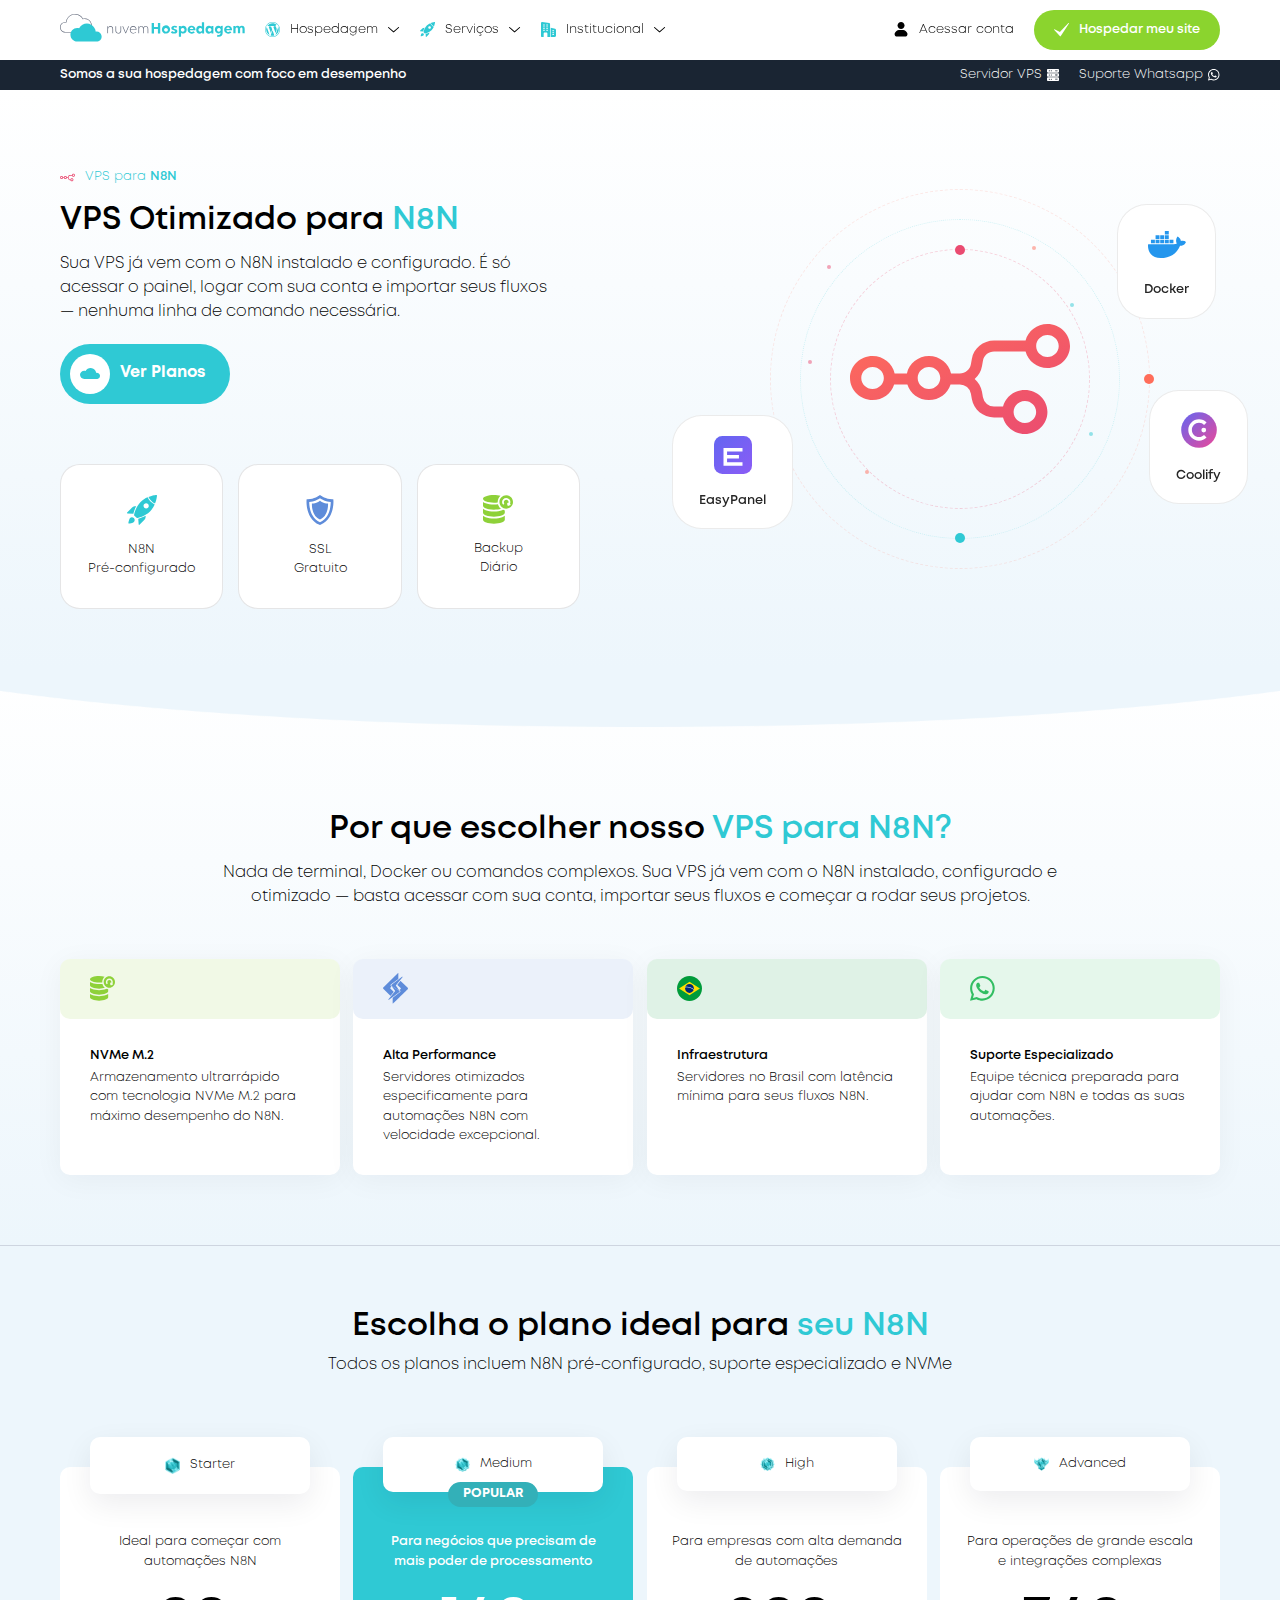
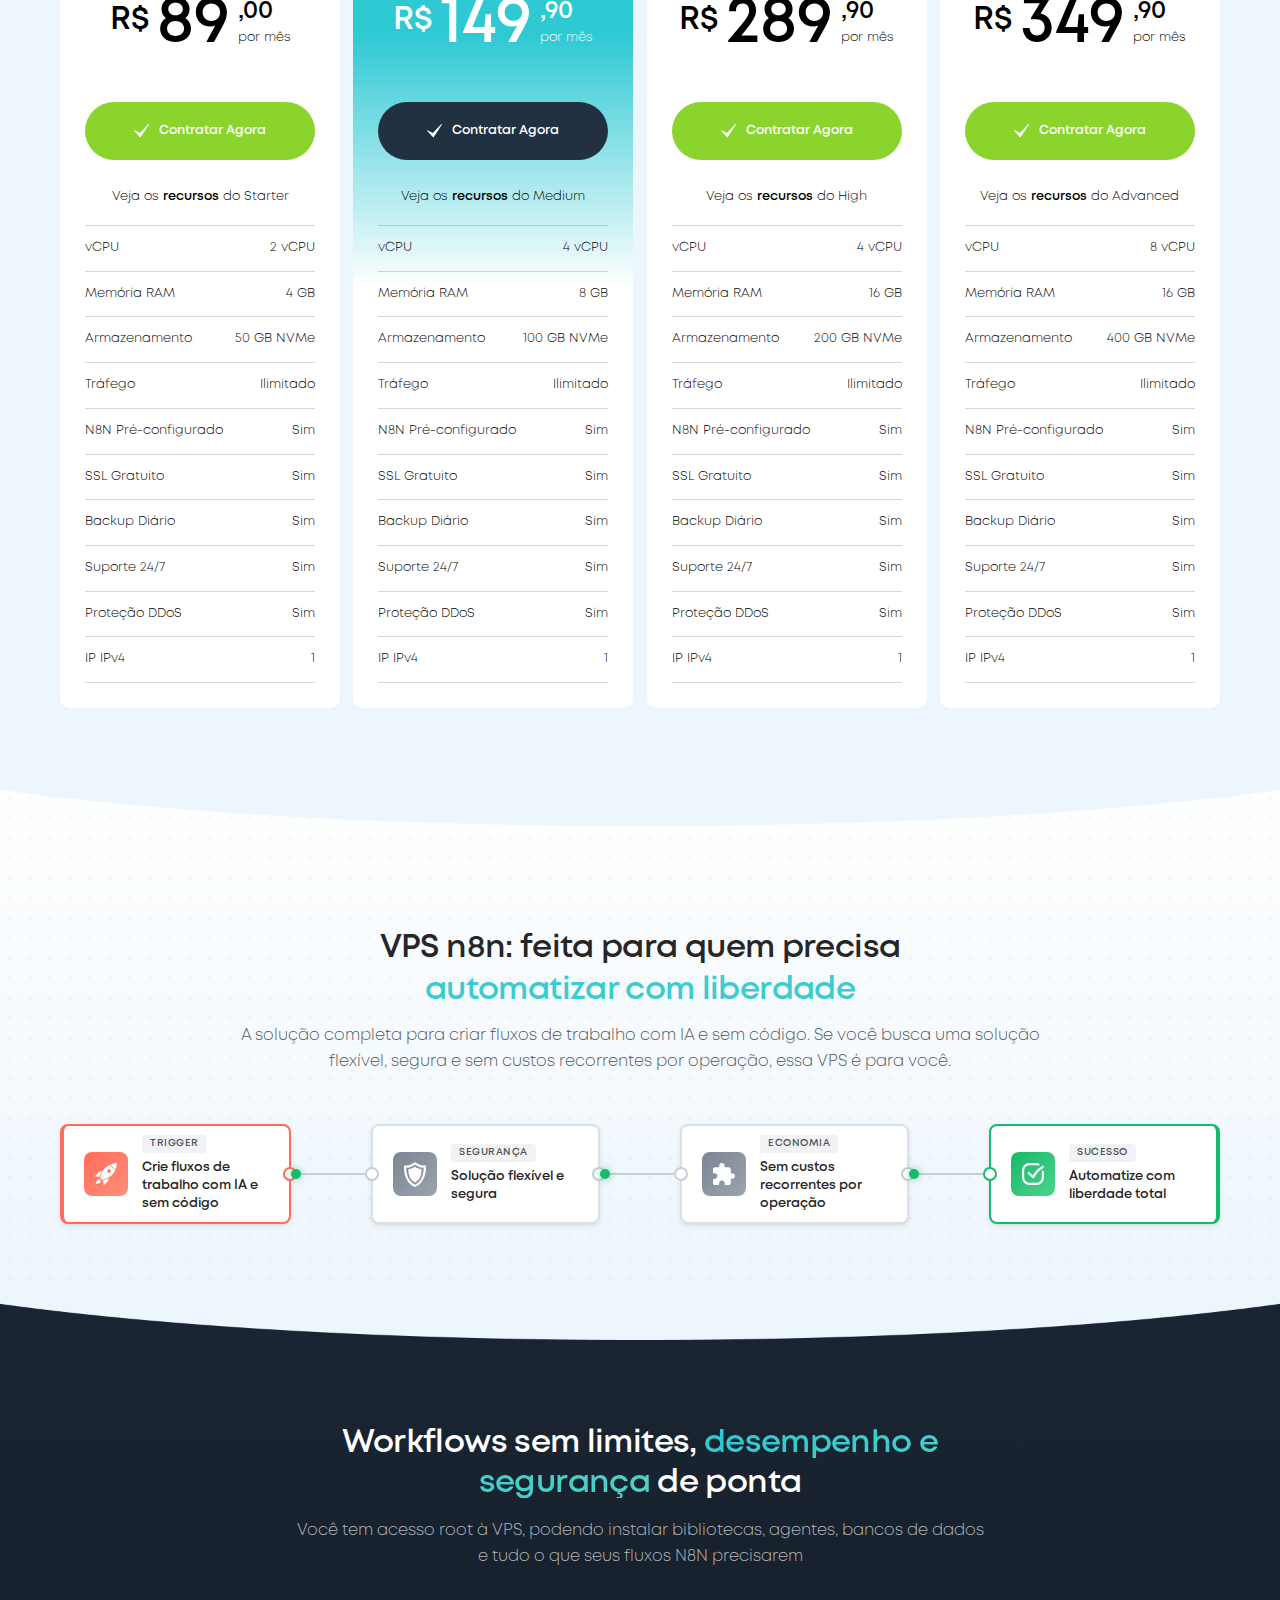
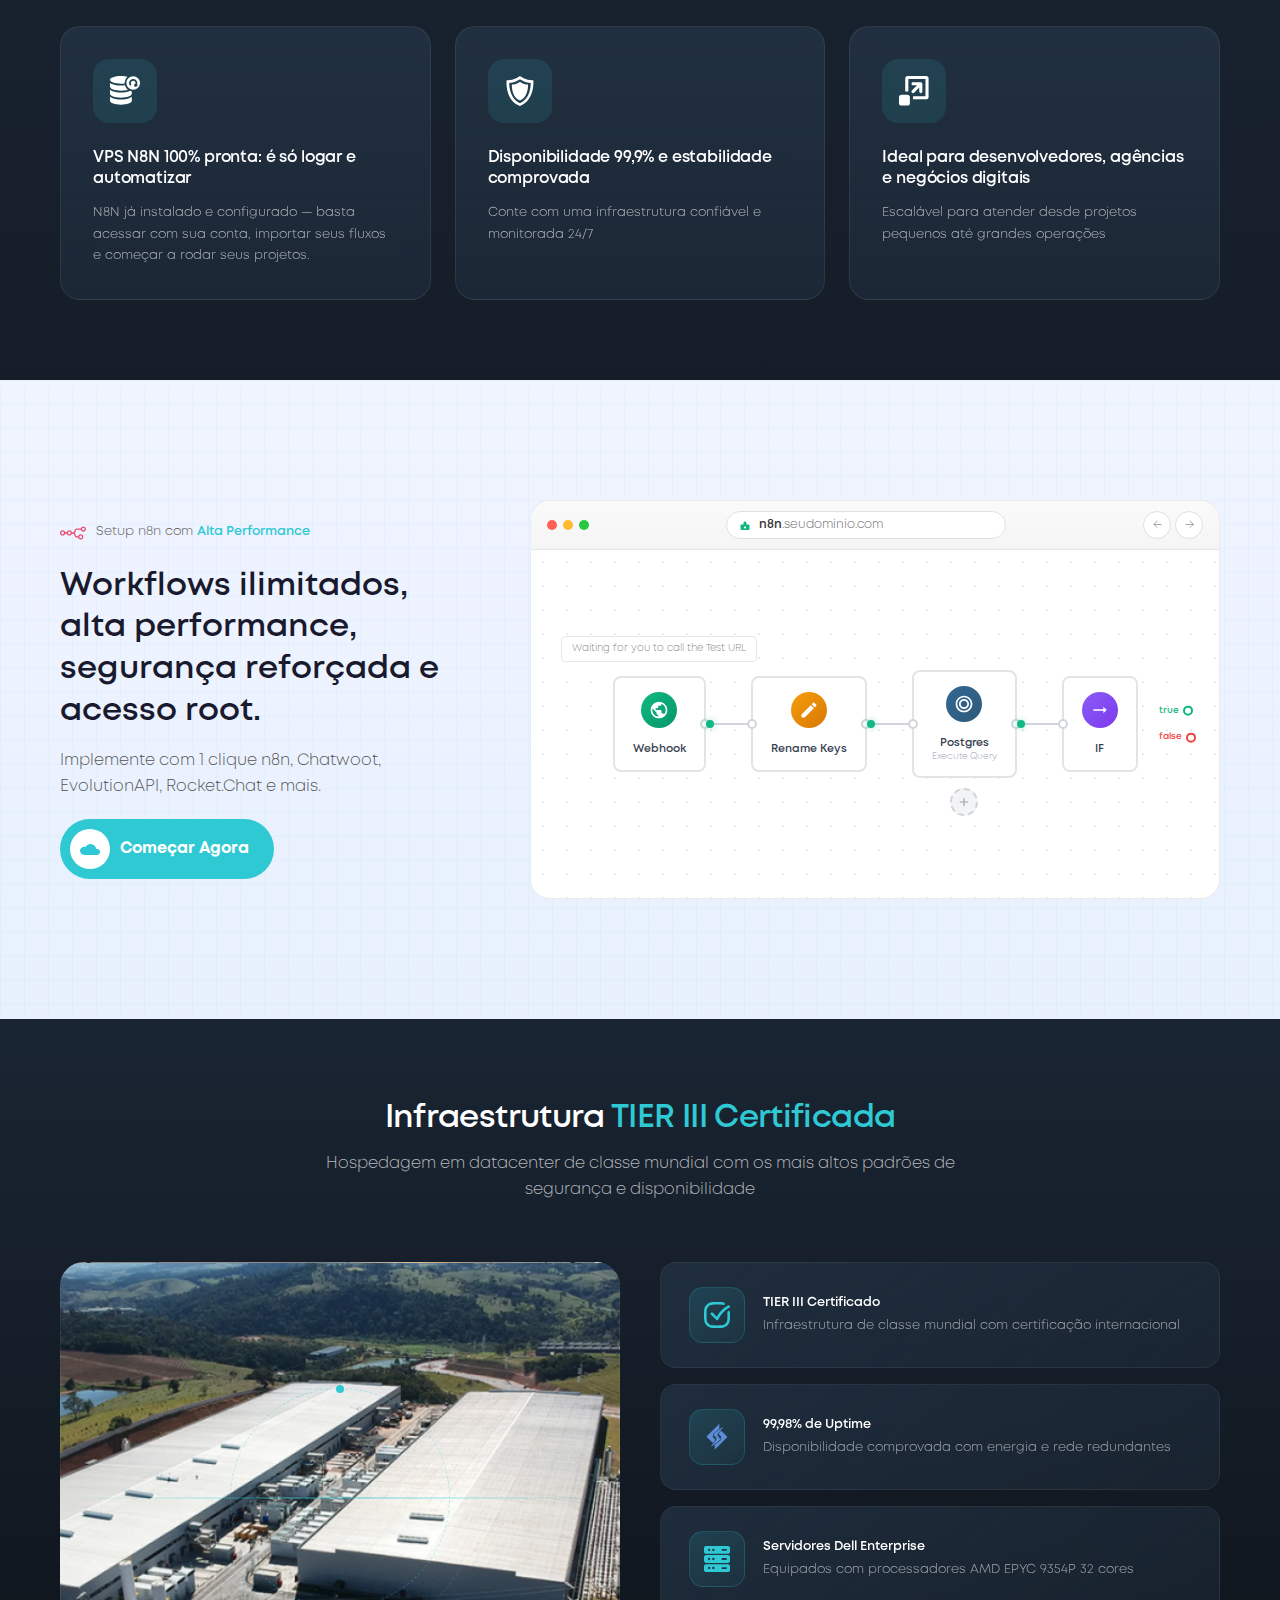
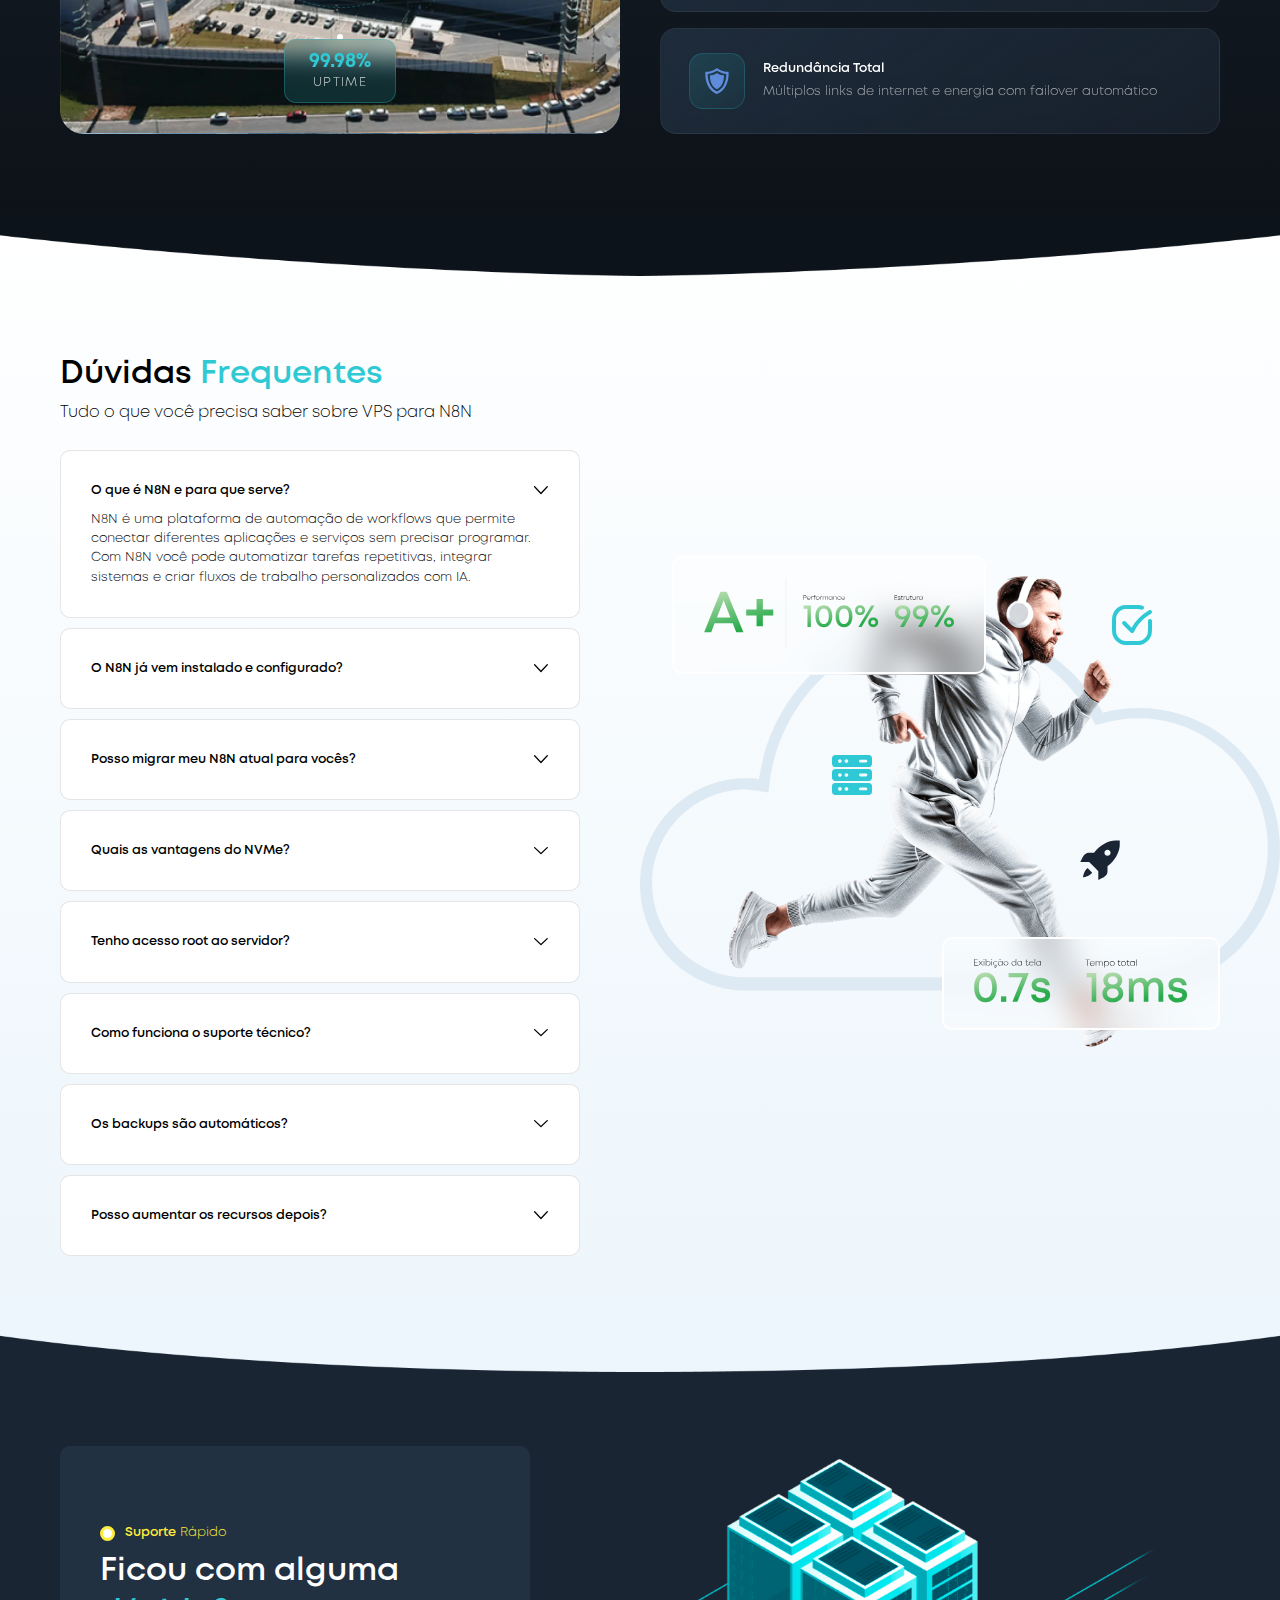
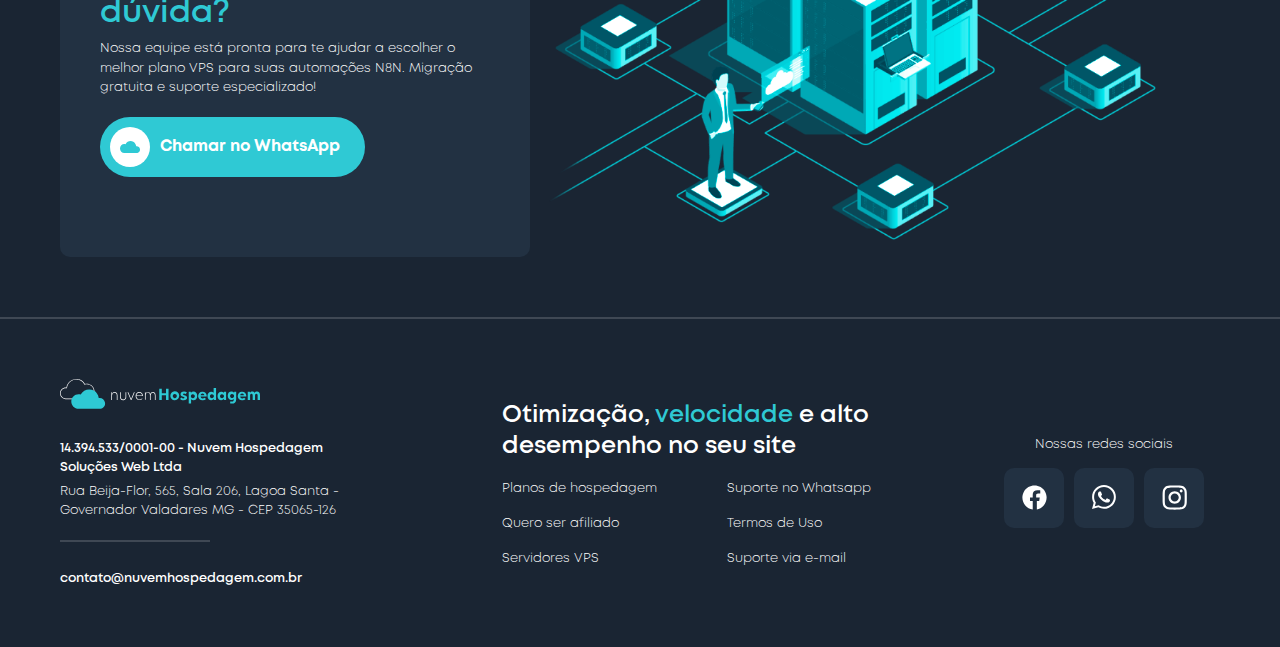
<file: vps-n8n/index.html>
<!doctype html>
<html lang="pt-BR">
  <head>
    <meta charset="UTF-8" />
    <script>
      (function (w, d, s, l, i) {
        w[l] = w[l] || [];
        w[l].push({ "gtm.start": new Date().getTime(), event: "gtm.js" });
        var f = d.getElementsByTagName(s)[0],
          j = d.createElement(s),
          dl = l != "dataLayer" ? "&l=" + l : "";
        j.async = true;
        j.src = "https://www.googletagmanager.com/gtm.js?id=" + i + dl;
        f.parentNode.insertBefore(j, f);
      })(window, document, "script", "dataLayer", "GTM-PV2DW98");
    </script>
    <script>
      !(function (f, b, e, v, n, t, s) {
        if (f.fbq) return;
        n = f.fbq = function () {
          n.callMethod
            ? n.callMethod.apply(n, arguments)
            : n.queue.push(arguments);
        };
        if (!f._fbq) f._fbq = n;
        n.push = n;
        n.loaded = !0;
        n.version = "2.0";
        n.queue = [];
        t = b.createElement(e);
        t.async = !0;
        t.src = v;
        s = b.getElementsByTagName(e)[0];
        s.parentNode.insertBefore(t, s);
      })(
        window,
        document,
        "script",
        "https://connect.facebook.net/en_US/fbevents.js",
      );
      fbq("init", "682382215529226");
      fbq("track", "PageView");
    </script>
    <noscript
      ><img
        height="1"
        width="1"
        style="display: none"
        src="https://www.facebook.com/tr?id=682382215529226&ev=PageView&noscript=1"
    /></noscript>
    <meta name="HandheldFriendly" content="true" />
    <meta http-equiv="X-UA-Compatible" content="IE=edge" />
    <meta
      name="viewport"
      content="width=device-width, initial-scale=1.0, maximum-scale=1.0, user-scalable=no"
    />
    <title>VPS para N8N - Nuvem Hospedagem</title>
    <meta property="og:title" content="VPS para N8N - Nuvem Hospedagem" />
    <meta
      name="description"
      content="VPS otimizado para N8N. Sua VPS já vem com o N8N instalado e configurado. É só acessar o painel, logar com sua conta e importar seus fluxos."
    />
    <meta
      itemprop="description"
      content="VPS otimizado para N8N. Sua VPS já vem com o N8N instalado e configurado. É só acessar o painel, logar com sua conta e importar seus fluxos."
    />
    <meta
      property="og:description"
      content="VPS otimizado para N8N. Sua VPS já vem com o N8N instalado e configurado. É só acessar o painel, logar com sua conta e importar seus fluxos."
    />
    <meta name="theme-color" content="#FFFFFF" />
    <meta name="msapplication-TileColor" content="#FFFFFF" />
    <meta name="msapplication-navbutton-color" content="#FFFFFF" />
    <meta name="apple-mobile-web-app-status-bar-style" content="#FFFFFF" />
    <link
      rel="apple-touch-icon"
      sizes="180x180"
      href="https://nuvemhospedagem.com.br/assets/files/favicons/apple-touch-icon.png"
    />
    <link
      rel="icon"
      type="image/png"
      sizes="32x32"
      href="https://nuvemhospedagem.com.br/assets/files/favicons/favicon-32x32.png"
    />
    <link
      rel="icon"
      type="image/png"
      sizes="192x192"
      href="https://nuvemhospedagem.com.br/assets/files/favicons/android-chrome-192x192.png"
    />
    <link
      rel="icon"
      type="image/png"
      sizes="16x16"
      href="https://nuvemhospedagem.com.br/assets/files/favicons/favicon-16x16.png"
    />
    <link
      rel="mask-icon"
      href="https://nuvemhospedagem.com.br/assets/files/favicons/safari-pinned-tab.svg"
      color="#2dc9d4"
    />
    <meta
      name="msapplication-TileImage"
      content="https://nuvemhospedagem.com.br/assets/files/favicons/mstile-144x144.png"
    />
    <meta
      name="msapplication-config"
      content="https://nuvemhospedagem.com.br/assets/files/favicons/browserconfig.xml"
    />
    <link rel="shortcut icon" href="../assets/files/favicons/favicon.ico" />
    <link rel="manifest" href="../assets/files/favicons/site.webmanifest" />
    <meta property="og:locale" content="pt_BR" />
    <meta property="og:image:type" content="image/png" />
    <meta property="og:image:width" content="1920" />
    <meta property="og:image:height" content="1080" />
    <meta property="og:type" content="website" />
    <meta property="og:card" content="summary_large_image" />
    <meta
      name="image"
      content="https://nuvemhospedagem.com.br/assets/files/favicons/capa.png"
    />
    <meta
      itemprop="image"
      content="https://nuvemhospedagem.com.br/assets/files/favicons/capa.png"
    />
    <meta
      property="og:image"
      content="https://nuvemhospedagem.com.br/assets/files/favicons/capa.png"
    />
    <meta name="author" content="Nuvem Hospedagem" />
    <meta itemprop="name" content="Nuvem Hospedagem" />
    <meta name="article:author" content="Nuvem Hospedagem" />
    <meta name="application-name" content="Nuvem Hospedagem" />
    <meta property="og:site_name" content="Nuvem Hospedagem" />
    <meta name="apple-mobile-web-app-title" content="Nuvem Hospedagem" />
    <link href="../assets/css/pages/vps-n8n/index.css" rel="stylesheet" />
  </head>
  <body>
    <nav>
      <div class="conteudo">
        <a href="/" class="logo">
          <img src="../assets/files/images/loog-nuvem.svg" />
        </a>
        <button class="menu">
          <span class="um"></span>
          <span class="dois"></span>
        </button>
        <div class="opcoes">
          <div class="opcao">
            <button class="abrirOpcao">
              <img
                src="../assets/files/images/icone-wordpress.svg"
                class="icone"
              />
              <p>Hospedagem</p>
              <img
                src="../assets/files/images/icone-setinha.svg"
                class="setinha"
              />
            </button>
            <div class="subOpcoes">
              <a href="/hospedagem-wordpress">
                <img
                  src="../assets/files/images/icone-wordpress.svg"
                  class="icone"
                />
                <p>Hospedagem WordPress</p>
              </a>
              <a href="/hospedagem-ssd">
                <img
                  src="../assets/files/images/icone-backup-verde.svg"
                  class="icone"
                />
                <p>Hospedagem SSD</p>
              </a>
              <a href="/hospedagem-vps">
                <img
                  src="../assets/files/images/icone-escudo-azul.svg"
                  class="icone"
                />
                <p>Hospedagem VPS</p>
              </a>
              <a href="/vps-n8n">
                <img
                  src="../assets/files/images/n8n-vps-nuvem.svg"
                  class="icone"
                />
                <p>VPS N8N</p>
              </a>
            </div>
          </div>
          <div class="opcao">
            <button class="abrirOpcao">
              <img
                src="../assets/files/images/icone-foguete-azul.svg"
                class="icone"
              />
              <p>Serviços</p>
              <img
                src="../assets/files/images/icone-setinha.svg"
                class="setinha"
              />
            </button>
            <div class="subOpcoes">
              <a href="/certificado-ssl">
                <img
                  src="../assets/files/images/icone-cadeado.svg"
                  class="icone"
                />
                <p>Certificado SSL</p>
              </a>
              <a href="/email-profissional">
                <img
                  src="../assets/files/images/icone-arroba-vermelho.svg"
                  class="icone"
                />
                <p>E-mail profissional</p>
              </a>
              <a href="/registrar-dominio">
                <img
                  src="../assets/files/images/icone-link.svg"
                  class="icone"
                />
                <p>Registrar domínio</p>
              </a>
            </div>
          </div>
          <div class="opcao">
            <button class="abrirOpcao">
              <img
                src="../assets/files/images/icone-institucional.svg"
                class="icone"
              />
              <p>Institucional</p>
              <img
                src="../assets/files/images/icone-setinha.svg"
                class="setinha"
              />
            </button>
            <div class="subOpcoes">
              <a href="/sobre-nos">
                <img
                  src="../assets/files/images/icone-nuvem-preto.svg"
                  class="icone"
                />
                <p>Sobre nós</p>
              </a>
              <a href="/perguntas-frequentes">
                <img
                  src="../assets/files/images/icone-busca-verde.svg"
                  class="icone"
                />
                <p>Perguntas frequentes</p>
              </a>
              <a href="/afiliados">
                <img
                  src="../assets/files/images/icone-parceiro.svg"
                  class="icone"
                />
                <p>Seja um afiliado</p>
              </a>
            </div>
          </div>
          <a
            href="https://cliente.nuvemhospedagem.com.br/index.php/login"
            target="_blank"
            class="entrar"
          >
            <img src="../assets/files/images/icone-usuario.svg" class="icone" />
            <p>Acessar conta</p>
          </a>
          <a href="/hospedagem-wordpress" class="hospedar">
            <img src="../assets/files/images/icone-check.svg" class="icone" />
            <p>Hospedar meu site</p>
          </a>
        </div>
      </div>
      <div class="faixa">
        <h3>Somos a sua hospedagem com foco em desempenho</h3>
        <a href="/hospedagem-vps">
          <p>Servidor VPS</p>
          <img src="../assets/files/images/icone-dados.svg" />
        </a>
        <a
          href="https://api.whatsapp.com/send?phone=551130424338&text=Ol%C3%A1,%20vim%20do%20site%20de%20voc%C3%AAs%20e%20preciso%20de%20ajuda!"
          target="_blank"
        >
          <p>Suporte Whatsapp</p>
          <img src="../assets/files/images/icone-whatsapp.svg" />
        </a>
      </div>
      <div class="tamanho"></div>
    </nav>

    <section class="apresentacao">
      <div class="texto">
        <div class="tag azul">
          <img src="../assets/files/images/n8n-vps-nuvem.svg" />
          <h3>VPS para <span>N8N</span></h3>
        </div>
        <h1>VPS Otimizado para <span>N8N</span></h1>
        <p>
          Sua VPS já vem com o N8N instalado e configurado. É só acessar o
          painel, logar com sua conta e importar seus fluxos — nenhuma linha de
          comando necessária.
        </p>
        <a href="#planos">
          <div class="icone">
            <img src="../assets/files/images/icone-nuvem-cheio.svg" />
          </div>
          <h3>Ver Planos</h3>
        </a>
        <div class="quadrinhos">
          <div class="quadro">
            <img src="../assets/files/images/icone-foguete-azul.svg" />
            <h3>N8N</h3>
            <h3>Pré-configurado</h3>
          </div>
          <div class="quadro">
            <img src="../assets/files/images/icone-escudo-azul.svg" />
            <h3>SSL</h3>
            <h3>Gratuito</h3>
          </div>
          <div class="quadro">
            <img src="../assets/files/images/icone-backup-verde.svg" />
            <h3>Backup</h3>
            <h3>Diário</h3>
          </div>
        </div>
      </div>
      <div class="n8n-hero-visual">
        <div class="n8n-logo-container">
          <svg
            class="n8n-logo-svg"
            viewBox="0 0 24 24"
            xmlns="http://www.w3.org/2000/svg"
          >
            <defs>
              <linearGradient
                id="n8nGradient"
                x1="0%"
                y1="0%"
                x2="100%"
                y2="100%"
              >
                <stop offset="0%" stop-color="#FF6D5A" />
                <stop offset="100%" stop-color="#EA4B71" />
              </linearGradient>
            </defs>
            <path
              class="n8n-path"
              clip-rule="evenodd"
              d="M24 8.4c0 1.325-1.102 2.4-2.462 2.4-1.146 0-2.11-.765-2.384-1.8h-3.436c-.602 0-1.115.424-1.214 1.003l-.101.592a2.38 2.38 0 01-.8 1.405c.412.354.704.844.8 1.405l.1.592A1.222 1.222 0 0015.719 15h.975c.273-1.035 1.237-1.8 2.384-1.8 1.36 0 2.461 1.075 2.461 2.4S20.436 18 19.078 18c-1.147 0-2.11-.765-2.384-1.8h-.975c-1.204 0-2.23-.848-2.428-2.005l-.101-.592a1.222 1.222 0 00-1.214-1.003H10.97c-.308.984-1.246 1.7-2.356 1.7-1.11 0-2.048-.716-2.355-1.7H4.817c-.308.984-1.246 1.7-2.355 1.7C1.102 14.3 0 13.225 0 11.9s1.102-2.4 2.462-2.4c1.183 0 2.172.815 2.408 1.9h1.337c.236-1.085 1.225-1.9 2.408-1.9 1.184 0 2.172.815 2.408 1.9h.952c.601 0 1.115-.424 1.213-1.003l.102-.592c.198-1.157 1.225-2.005 2.428-2.005h3.436c.274-1.035 1.238-1.8 2.384-1.8C22.898 6 24 7.075 24 8.4zm-1.23 0c0 .663-.552 1.2-1.232 1.2-.68 0-1.23-.537-1.23-1.2 0-.663.55-1.2 1.23-1.2.68 0 1.231.537 1.231 1.2zM2.461 13.1c.68 0 1.23-.537 1.23-1.2 0-.663-.55-1.2-1.23-1.2-.68 0-1.231.537-1.231 1.2 0 .663.55 1.2 1.23 1.2zm6.153 0c.68 0 1.231-.537 1.231-1.2 0-.663-.55-1.2-1.23-1.2-.68 0-1.231.537-1.231 1.2 0 .663.55 1.2 1.23 1.2zm10.462 3.7c.68 0 1.23-.537 1.23-1.2 0-.663-.55-1.2-1.23-1.2-.68 0-1.23.537-1.23 1.2 0 .663.55 1.2 1.23 1.2z"
              fill="url(#n8nGradient)"
              fill-rule="evenodd"
            />
          </svg>
          <div class="orbit orbit-1"></div>
          <div class="orbit orbit-2"></div>
          <div class="orbit orbit-3"></div>
          <div class="particle p1"></div>
          <div class="particle p2"></div>
          <div class="particle p3"></div>
          <div class="particle p4"></div>
          <div class="particle p5"></div>
          <div class="particle p6"></div>
        </div>
        <div class="tech-icons">
          <div class="tech-icon docker">
            <img src="../assets/files/images/icone-docker.svg" alt="Docker" />
            <span>Docker</span>
          </div>
          <div class="tech-icon easypanel">
            <img
              src="../assets/files/images/icone-easypanel.svg"
              alt="EasyPanel"
            />
            <span>EasyPanel</span>
          </div>
          <div class="tech-icon coolify">
            <img src="../assets/files/images/icone-coolify.svg" alt="Coolify" />
            <span>Coolify</span>
          </div>
        </div>
      </div>
    </section>

    <section class="beneficios">
      <img src="../assets/files/images/divisor.png" class="divisor" />
      <div class="titulo">
        <h2>Por que escolher nosso <span>VPS para N8N?</span></h2>
        <p>
          Nada de terminal, Docker ou comandos complexos. Sua VPS já vem com o
          N8N instalado, configurado e otimizado — basta acessar com sua conta,
          importar seus fluxos e começar a rodar seus projetos.
        </p>
      </div>
      <div class="quadros">
        <div class="quadro">
          <div class="icone um">
            <img src="../assets/files/images/icone-backup-verde.svg" />
          </div>
          <div class="texto">
            <h3>NVMe M.2</h3>
            <p>
              Armazenamento ultrarrápido com tecnologia NVMe M.2 para máximo
              desempenho do N8N.
            </p>
          </div>
        </div>
        <div class="quadro">
          <div class="icone dois">
            <img src="../assets/files/images/icone-litespeed-azul.svg" />
          </div>
          <div class="texto">
            <h3>Alta Performance</h3>
            <p>
              Servidores otimizados especificamente para automações N8N com
              velocidade excepcional.
            </p>
          </div>
        </div>
        <div class="quadro">
          <div class="icone tres">
            <img src="../assets/files/images/icone-brasil.svg" />
          </div>
          <div class="texto">
            <h3>Infraestrutura</h3>
            <p>
              Servidores no Brasil com latência mínima para seus fluxos N8N.
            </p>
          </div>
        </div>
        <div class="quadro">
          <div class="icone quatro">
            <img src="../assets/files/images/icone-whatsapp-verde.svg" />
          </div>
          <div class="texto">
            <h3>Suporte Especializado</h3>
            <p>
              Equipe técnica preparada para ajudar com N8N e todas as suas
              automações.
            </p>
          </div>
        </div>
      </div>
    </section>

    <section class="planos" id="planos">
      <div class="titulo">
        <h2>Escolha o plano ideal para <span>seu N8N</span></h2>
        <p>
          Todos os planos incluem N8N pré-configurado, suporte especializado e
          NVMe
        </p>
      </div>
      <div class="itens">
        <div class="item basico">
          <div class="nome">
            <img src="../assets/files/images/plano-starter.png" />
            <p>Starter</p>
          </div>
          <div class="subtitulo">
            <p>Ideal para começar com automações N8N</p>
          </div>
          <div class="preco">
            <div class="mensal">
              <h3>R$</h3>
              <h2>89</h2>
              <div class="parte">
                <h4>,00</h4>
                <p>por mês</p>
              </div>
            </div>
          </div>
          <div class="botao">
            <a
              href="https://cliente.nuvemhospedagem.com.br/cart.php?a=add&pid=180&carttpl=lagom2"
            >
              <img src="../assets/files/images/icone-check.svg" />
              <p>Contratar Agora</p>
            </a>
          </div>
          <div class="beneficios">
            <p>Veja os <span>recursos</span> do Starter</p>
            <div class="parte">
              <h3>vCPU</h3>
              <h4>2 vCPU</h4>
            </div>
            <div class="parte">
              <h3>Memória RAM</h3>
              <h4>4 GB</h4>
            </div>
            <div class="parte">
              <h3>Armazenamento</h3>
              <h4>50 GB NVMe</h4>
            </div>
            <div class="parte">
              <h3>Tráfego</h3>
              <h4>Ilimitado</h4>
            </div>
            <div class="parte">
              <h3>N8N Pré-configurado</h3>
              <h4>Sim</h4>
            </div>
            <div class="parte">
              <h3>SSL Gratuito</h3>
              <h4>Sim</h4>
            </div>
            <div class="parte">
              <h3>Backup Diário</h3>
              <h4>Sim</h4>
            </div>
            <div class="parte">
              <h3>Suporte 24/7</h3>
              <h4>Sim</h4>
            </div>
            <div class="parte">
              <h3>Proteção DDoS</h3>
              <h4>Sim</h4>
            </div>
            <div class="parte">
              <h3>IP IPv4</h3>
              <h4>1</h4>
            </div>
          </div>
        </div>
        <div class="item destaque intermediario">
          <div class="nome">
            <img src="../assets/files/images/plano-medium.png" />
            <p>Medium</p>
            <h4>POPULAR</h4>
          </div>
          <div class="subtitulo">
            <p>Para negócios que precisam de mais poder de processamento</p>
          </div>
          <div class="preco">
            <div class="mensal">
              <h3>R$</h3>
              <h2>149</h2>
              <div class="parte">
                <h4>,90</h4>
                <p>por mês</p>
              </div>
            </div>
          </div>
          <div class="botao">
            <a
              href="https://cliente.nuvemhospedagem.com.br/store/vps-n8n/medium"
            >
              <img src="../assets/files/images/icone-check.svg" />
              <p>Contratar Agora</p>
            </a>
          </div>
          <div class="beneficios">
            <p>Veja os <span>recursos</span> do Medium</p>
            <div class="parte">
              <h3>vCPU</h3>
              <h4>4 vCPU</h4>
            </div>
            <div class="parte">
              <h3>Memória RAM</h3>
              <h4>8 GB</h4>
            </div>
            <div class="parte">
              <h3>Armazenamento</h3>
              <h4>100 GB NVMe</h4>
            </div>
            <div class="parte">
              <h3>Tráfego</h3>
              <h4>Ilimitado</h4>
            </div>
            <div class="parte">
              <h3>N8N Pré-configurado</h3>
              <h4>Sim</h4>
            </div>
            <div class="parte">
              <h3>SSL Gratuito</h3>
              <h4>Sim</h4>
            </div>
            <div class="parte">
              <h3>Backup Diário</h3>
              <h4>Sim</h4>
            </div>
            <div class="parte">
              <h3>Suporte 24/7</h3>
              <h4>Sim</h4>
            </div>
            <div class="parte">
              <h3>Proteção DDoS</h3>
              <h4>Sim</h4>
            </div>
            <div class="parte">
              <h3>IP IPv4</h3>
              <h4>1</h4>
            </div>
          </div>
        </div>
        <div class="item avancado">
          <div class="nome">
            <img src="../assets/files/images/plano-high.png" />
            <p>High</p>
          </div>
          <div class="subtitulo">
            <p>Para empresas com alta demanda de automações</p>
          </div>
          <div class="preco">
            <div class="mensal">
              <h3>R$</h3>
              <h2>289</h2>
              <div class="parte">
                <h4>,90</h4>
                <p>por mês</p>
              </div>
            </div>
          </div>
          <div class="botao">
            <a href="https://cliente.nuvemhospedagem.com.br/store/vps-n8n/high">
              <img src="../assets/files/images/icone-check.svg" />
              <p>Contratar Agora</p>
            </a>
          </div>
          <div class="beneficios">
            <p>Veja os <span>recursos</span> do High</p>
            <div class="parte">
              <h3>vCPU</h3>
              <h4>4 vCPU</h4>
            </div>
            <div class="parte">
              <h3>Memória RAM</h3>
              <h4>16 GB</h4>
            </div>
            <div class="parte">
              <h3>Armazenamento</h3>
              <h4>200 GB NVMe</h4>
            </div>
            <div class="parte">
              <h3>Tráfego</h3>
              <h4>Ilimitado</h4>
            </div>
            <div class="parte">
              <h3>N8N Pré-configurado</h3>
              <h4>Sim</h4>
            </div>
            <div class="parte">
              <h3>SSL Gratuito</h3>
              <h4>Sim</h4>
            </div>
            <div class="parte">
              <h3>Backup Diário</h3>
              <h4>Sim</h4>
            </div>
            <div class="parte">
              <h3>Suporte 24/7</h3>
              <h4>Sim</h4>
            </div>
            <div class="parte">
              <h3>Proteção DDoS</h3>
              <h4>Sim</h4>
            </div>
            <div class="parte">
              <h3>IP IPv4</h3>
              <h4>1</h4>
            </div>
          </div>
        </div>
        <div class="item especial">
          <div class="nome">
            <img src="../assets/files/images/plano-advanced.png" />
            <p>Advanced</p>
          </div>
          <div class="subtitulo">
            <p>Para operações de grande escala e integrações complexas</p>
          </div>
          <div class="preco">
            <div class="mensal">
              <h3>R$</h3>
              <h2>349</h2>
              <div class="parte">
                <h4>,90</h4>
                <p>por mês</p>
              </div>
            </div>
          </div>
          <div class="botao">
            <a
              href="https://cliente.nuvemhospedagem.com.br/store/vps-n8n/advanced"
            >
              <img src="../assets/files/images/icone-check.svg" />
              <p>Contratar Agora</p>
            </a>
          </div>
          <div class="beneficios">
            <p>Veja os <span>recursos</span> do Advanced</p>
            <div class="parte">
              <h3>vCPU</h3>
              <h4>8 vCPU</h4>
            </div>
            <div class="parte">
              <h3>Memória RAM</h3>
              <h4>16 GB</h4>
            </div>
            <div class="parte">
              <h3>Armazenamento</h3>
              <h4>400 GB NVMe</h4>
            </div>
            <div class="parte">
              <h3>Tráfego</h3>
              <h4>Ilimitado</h4>
            </div>
            <div class="parte">
              <h3>N8N Pré-configurado</h3>
              <h4>Sim</h4>
            </div>
            <div class="parte">
              <h3>SSL Gratuito</h3>
              <h4>Sim</h4>
            </div>
            <div class="parte">
              <h3>Backup Diário</h3>
              <h4>Sim</h4>
            </div>
            <div class="parte">
              <h3>Suporte 24/7</h3>
              <h4>Sim</h4>
            </div>
            <div class="parte">
              <h3>Proteção DDoS</h3>
              <h4>Sim</h4>
            </div>
            <div class="parte">
              <h3>IP IPv4</h3>
              <h4>1</h4>
            </div>
          </div>
        </div>
      </div>
    </section>

    <section class="n8n-flow">
      <img src="../assets/files/images/divisor.png" class="divisor" />
      <div class="grid-bg"></div>
      <div class="titulo">
        <h2>
          VPS n8n: feita para quem precisa
          <span>automatizar com liberdade</span>
        </h2>
        <p>
          A solução completa para criar fluxos de trabalho com IA e sem código.
          Se você busca uma solução flexível, segura e sem custos recorrentes
          por operação, essa VPS é para você.
        </p>
      </div>
      <div class="nodes">
        <div class="node trigger">
          <div class="icone">
            <img src="../assets/files/images/icone-foguete-azul.svg" />
          </div>
          <div class="texto">
            <span class="tag">Trigger</span>
            <h3>Crie fluxos de trabalho com IA e sem código</h3>
          </div>
          <div class="connector right"></div>
        </div>
        <div class="connection one"></div>
        <div class="node">
          <div class="connector left"></div>
          <div class="icone">
            <img src="../assets/files/images/icone-escudo-azul.svg" />
          </div>
          <div class="texto">
            <span class="tag">Segurança</span>
            <h3>Solução flexível e segura</h3>
          </div>
          <div class="connector right"></div>
        </div>
        <div class="connection two"></div>
        <div class="node">
          <div class="connector left"></div>
          <div class="icone">
            <img src="../assets/files/images/icone-plugins.svg" />
          </div>
          <div class="texto">
            <span class="tag">Economia</span>
            <h3>Sem custos recorrentes por operação</h3>
          </div>
          <div class="connector right"></div>
        </div>
        <div class="connection three"></div>
        <div class="node success">
          <div class="connector left"></div>
          <div class="icone">
            <img src="../assets/files/images/icone-check-azul.svg" />
          </div>
          <div class="texto">
            <span class="tag">Sucesso</span>
            <h3>Automatize com liberdade total</h3>
          </div>
        </div>
      </div>
    </section>

    <section class="workflows">
      <img src="../assets/files/images/divisor.png" class="divisor" />
      <div class="titulo">
        <h2>
          Workflows sem limites, <span>desempenho e segurança</span> de ponta
        </h2>
        <p>
          Você tem acesso root à VPS, podendo instalar bibliotecas, agentes,
          bancos de dados e tudo o que seus fluxos N8N precisarem
        </p>
      </div>
      <div class="quadros">
        <div class="quadro">
          <div class="icone um">
            <img src="../assets/files/images/icone-backup-verde.svg" />
          </div>
          <div class="texto">
            <h3>VPS N8N 100% pronta: é só logar e automatizar</h3>
            <p>
              N8N já instalado e configurado — basta acessar com sua conta,
              importar seus fluxos e começar a rodar seus projetos.
            </p>
          </div>
        </div>
        <div class="quadro">
          <div class="icone dois">
            <img src="../assets/files/images/icone-escudo-azul.svg" />
          </div>
          <div class="texto">
            <h3>Disponibilidade 99,9% e estabilidade comprovada</h3>
            <p>Conte com uma infraestrutura confiável e monitorada 24/7</p>
          </div>
        </div>
        <div class="quadro">
          <div class="icone tres">
            <img src="../assets/files/images/icone-escala.svg" />
          </div>
          <div class="texto">
            <h3>Ideal para desenvolvedores, agências e negócios digitais</h3>
            <p>
              Escalável para atender desde projetos pequenos até grandes
              operações
            </p>
          </div>
        </div>
      </div>
    </section>

    <section class="n8n-workflow-visual">
      <div class="workflow-bg-grid"></div>
      <div class="conteudo">
        <div class="lado-esquerdo">
          <div class="tag">
            <img src="../assets/files/images/n8n-vps-nuvem.svg" />
            <h3>Setup n8n com <span>Alta Performance</span></h3>
          </div>
          <h2>
            Workflows ilimitados, alta performance, seguran&ccedil;a
            refor&ccedil;ada e acesso root.
          </h2>
          <p>
            Implemente com 1 clique n8n, Chatwoot, EvolutionAPI, Rocket.Chat e
            mais.
          </p>
          <a href="#planos">
            <div class="icone">
              <img src="../assets/files/images/icone-nuvem-cheio.svg" />
            </div>
            <h3>Come&ccedil;ar Agora</h3>
          </a>
        </div>
        <div class="lado-direito">
          <div class="workflow-canvas">
            <div class="workflow-header">
              <div class="dots">
                <span class="dot red"></span>
                <span class="dot yellow"></span>
                <span class="dot green"></span>
              </div>
              <div class="url-bar">
                <svg
                  class="lock-icon"
                  viewBox="0 0 24 24"
                  fill="none"
                  xmlns="http://www.w3.org/2000/svg"
                >
                  <path
                    d="M19 11H5c-1.1 0-2 .9-2 2v7c0 1.1.9 2 2 2h14c1.1 0 2-.9 2-2v-7c0-1.1-.9-2-2-2zm-7 8c-1.1 0-2-.9-2-2s.9-2 2-2 2 .9 2 2-.9 2-2 2zm3-8H9V8c0-1.66 1.34-3 3-3s3 1.34 3 3v3z"
                    fill="currentColor"
                  />
                </svg>
                <span><strong>n8n</strong>.seudominio.com</span>
              </div>
              <div class="header-actions">
                <span class="nav-btn">&larr;</span>
                <span class="nav-btn">&rarr;</span>
              </div>
            </div>
            <div class="workflow-content">
              <div class="workflow-node webhook">
                <div class="node-status waiting">
                  <span>Waiting for you to call the Test URL</span>
                </div>
                <div class="node-box">
                  <div class="node-icon webhook-icon">
                    <svg
                      viewBox="0 0 24 24"
                      fill="none"
                      xmlns="http://www.w3.org/2000/svg"
                    >
                      <path
                        d="M12 2C6.48 2 2 6.48 2 12s4.48 10 10 10 10-4.48 10-10S17.52 2 12 2zm-1 17.93c-3.95-.49-7-3.85-7-7.93 0-.62.08-1.21.21-1.79L9 15v1c0 1.1.9 2 2 2v1.93zm6.9-2.54c-.26-.81-1-1.39-1.9-1.39h-1v-3c0-.55-.45-1-1-1H8v-2h2c.55 0 1-.45 1-1V7h2c1.1 0 2-.9 2-2v-.41c2.93 1.19 5 4.06 5 7.41 0 2.08-.8 3.97-2.1 5.39z"
                        fill="currentColor"
                      />
                    </svg>
                  </div>
                  <span class="node-label">Webhook</span>
                  <div class="node-connector right"></div>
                </div>
              </div>
              <div class="connection-line line-1"></div>
              <div class="workflow-node rename">
                <div class="node-box">
                  <div class="node-connector left"></div>
                  <div class="node-icon rename-icon">
                    <svg
                      viewBox="0 0 24 24"
                      fill="none"
                      xmlns="http://www.w3.org/2000/svg"
                    >
                      <path
                        d="M3 17.25V21h3.75L17.81 9.94l-3.75-3.75L3 17.25zM20.71 7.04c.39-.39.39-1.02 0-1.41l-2.34-2.34c-.39-.39-1.02-.39-1.41 0l-1.83 1.83 3.75 3.75 1.83-1.83z"
                        fill="currentColor"
                      />
                    </svg>
                  </div>
                  <span class="node-label">Rename Keys</span>
                  <div class="node-connector right"></div>
                </div>
              </div>
              <div class="connection-line line-2"></div>
              <div class="workflow-node-group">
                <div class="workflow-node postgres">
                  <div class="node-box">
                    <div class="node-connector left"></div>
                    <div class="node-icon postgres-icon">
                      <svg
                        viewBox="0 0 24 24"
                        fill="none"
                        xmlns="http://www.w3.org/2000/svg"
                      >
                        <path
                          d="M12 2C6.48 2 2 6.48 2 12s4.48 10 10 10 10-4.48 10-10S17.52 2 12 2zm0 18c-4.41 0-8-3.59-8-8s3.59-8 8-8 8 3.59 8 8-3.59 8-8 8z"
                          fill="currentColor"
                        />
                        <path
                          d="M12 6c-3.31 0-6 2.69-6 6s2.69 6 6 6 6-2.69 6-6-2.69-6-6-6zm0 10c-2.21 0-4-1.79-4-4s1.79-4 4-4 4 1.79 4 4-1.79 4-4 4z"
                          fill="currentColor"
                        />
                      </svg>
                    </div>
                    <span class="node-label">Postgres</span>
                    <span class="node-sublabel">Execute Query</span>
                    <div class="node-connector right"></div>
                  </div>
                </div>
                <div class="add-node-btn">
                  <svg
                    viewBox="0 0 24 24"
                    fill="none"
                    xmlns="http://www.w3.org/2000/svg"
                  >
                    <path
                      d="M19 13h-6v6h-2v-6H5v-2h6V5h2v6h6v2z"
                      fill="currentColor"
                    />
                  </svg>
                </div>
              </div>
              <div class="connection-line line-3"></div>
              <div class="workflow-node conditional">
                <div class="node-box if-box">
                  <div class="node-connector left"></div>
                  <div class="node-icon if-icon">
                    <svg
                      viewBox="0 0 24 24"
                      fill="none"
                      xmlns="http://www.w3.org/2000/svg"
                    >
                      <path
                        d="M16.01 11H4v2h12.01v3L20 12l-3.99-4v3z"
                        fill="currentColor"
                      />
                    </svg>
                  </div>
                  <span class="node-label">IF</span>
                  <div class="node-branches">
                    <div class="branch true-branch">
                      <span>true</span>
                      <div class="node-connector right green"></div>
                    </div>
                    <div class="branch false-branch">
                      <span>false</span>
                      <div class="node-connector right red"></div>
                    </div>
                  </div>
                </div>
              </div>
            </div>
          </div>
        </div>
      </div>
    </section>

    <section class="servidores">
      <div class="titulo">
        <h2>Infraestrutura <span>TIER III Certificada</span></h2>
        <p>
          Hospedagem em datacenter de classe mundial com os mais altos padrões
          de segurança e disponibilidade
        </p>
      </div>
      <div class="conteudo">
        <div class="imagem">
          <div class="scan-line"></div>
          <div class="data-particle one"></div>
          <div class="data-particle two"></div>
          <div class="data-particle three"></div>
          <div class="orbit-ring one"></div>
          <div class="orbit-ring two"></div>
          <div class="tag">
            <h3>99.98%</h3>
            <p>Uptime</p>
          </div>
        </div>
        <div class="quadros">
          <div class="quadro">
            <div class="icone">
              <img src="../assets/files/images/icone-check-azul.svg" />
            </div>
            <div class="texto">
              <h3>TIER III Certificado</h3>
              <p>
                Infraestrutura de classe mundial com certificação internacional
              </p>
            </div>
          </div>
          <div class="quadro">
            <div class="icone">
              <img src="../assets/files/images/icone-litespeed-azul.svg" />
            </div>
            <div class="texto">
              <h3>99,98% de Uptime</h3>
              <p>Disponibilidade comprovada com energia e rede redundantes</p>
            </div>
          </div>
          <div class="quadro">
            <div class="icone">
              <img src="../assets/files/images/icone-servidor-azul.svg" />
            </div>
            <div class="texto">
              <h3>Servidores Dell Enterprise</h3>
              <p>Equipados com processadores AMD EPYC 9354P 32 cores</p>
            </div>
          </div>
          <div class="quadro">
            <div class="icone">
              <img src="../assets/files/images/icone-escudo-azul.svg" />
            </div>
            <div class="texto">
              <h3>Redundância Total</h3>
              <p>
                Múltiplos links de internet e energia com failover automático
              </p>
            </div>
          </div>
        </div>
      </div>
    </section>

    <section class="duvidas">
      <img src="../assets/files/images/divisor-preto.png" class="divisor" />
      <div class="texto">
        <h2>Dúvidas <span>Frequentes</span></h2>
        <p>Tudo o que você precisa saber sobre VPS para N8N</p>
        <div class="duvida ativo">
          <div class="nome">
            <h3>O que é N8N e para que serve?</h3>
            <img src="../assets/files/images/icone-setinha.svg" />
          </div>
          <h4>
            N8N é uma plataforma de automação de workflows que permite conectar
            diferentes aplicações e serviços sem precisar programar. Com N8N
            você pode automatizar tarefas repetitivas, integrar sistemas e criar
            fluxos de trabalho personalizados com IA.
          </h4>
        </div>
        <div class="duvida">
          <div class="nome">
            <h3>O N8N já vem instalado e configurado?</h3>
            <img src="../assets/files/images/icone-setinha.svg" />
          </div>
          <h4>
            Sim! Todos os nossos planos VPS N8N já vêm com o N8N pré-instalado e
            configurado. Você recebe acesso completo e pode começar a criar suas
            automações imediatamente, sem precisar usar terminal ou comandos.
          </h4>
        </div>
        <div class="duvida">
          <div class="nome">
            <h3>Posso migrar meu N8N atual para vocês?</h3>
            <img src="../assets/files/images/icone-setinha.svg" />
          </div>
          <h4>
            Sim! Nossa equipe pode ajudar na migração do seu N8N existente para
            nossos servidores. Basta entrar em contato com nosso suporte que
            auxiliamos em todo o processo de forma gratuita.
          </h4>
        </div>
        <div class="duvida">
          <div class="nome">
            <h3>Quais as vantagens do NVMe?</h3>
            <img src="../assets/files/images/icone-setinha.svg" />
          </div>
          <h4>
            O armazenamento NVMe M.2 oferece velocidades de leitura e gravação
            muito superiores aos SSDs tradicionais, resultando em carregamento
            instantâneo dos dados e resposta imediata do banco de dados e
            arquivos do N8N.
          </h4>
        </div>
        <div class="duvida">
          <div class="nome">
            <h3>Tenho acesso root ao servidor?</h3>
            <img src="../assets/files/images/icone-setinha.svg" />
          </div>
          <h4>
            Sim! Você tem acesso root completo à VPS, podendo instalar
            bibliotecas, agentes, bancos de dados e tudo o que seus fluxos N8N
            precisarem.
          </h4>
        </div>
        <div class="duvida">
          <div class="nome">
            <h3>Como funciona o suporte técnico?</h3>
            <img src="../assets/files/images/icone-setinha.svg" />
          </div>
          <h4>
            Nosso suporte técnico está disponível 24/7 via WhatsApp e e-mail.
            Nossa equipe é especializada em N8N e pode ajudar com dúvidas sobre
            configuração, otimização e resolução de problemas.
          </h4>
        </div>
        <div class="duvida">
          <div class="nome">
            <h3>Os backups são automáticos?</h3>
            <img src="../assets/files/images/icone-setinha.svg" />
          </div>
          <h4>
            Sim! Todos os planos incluem backup diário automático dos seus dados
            e configurações do N8N, garantindo que seus fluxos estejam sempre
            seguros.
          </h4>
        </div>
        <div class="duvida">
          <div class="nome">
            <h3>Posso aumentar os recursos depois?</h3>
            <img src="../assets/files/images/icone-setinha.svg" />
          </div>
          <h4>
            Sim! Você pode fazer upgrade do seu plano a qualquer momento. Basta
            entrar em contato com nosso suporte e faremos a migração para um
            plano maior sem perda de dados.
          </h4>
        </div>
      </div>
      <div class="imagem">
        <div class="quadro um">
          <img src="../assets/files/images/velocidade-nota.svg" />
        </div>
        <div class="quadro dois">
          <img src="../assets/files/images/velocidade-tempo.svg" />
        </div>
        <img
          src="../assets/files/images/icone-check-azul.svg"
          class="wordpress"
        />
        <img
          src="../assets/files/images/icone-servidor-azul.svg"
          class="elementor"
        />
        <img src="../assets/files/images/icone-foguete.svg" class="foguete" />
        <img src="../assets/files/images/homem-rapido.png" class="homem" />
        <img src="../assets/files/images/icone-nuvem.svg" class="nuvem" />
      </div>
    </section>

    <section class="migrar">
      <img src="../assets/files/images/divisor.png" class="divisor" />
      <div class="quadro">
        <div class="tag">
          <div class="bolinha"></div>
          <h3><span>Suporte</span> Rápido</h3>
        </div>
        <h2>Ficou com alguma <span>dúvida?</span></h2>
        <p>
          Nossa equipe está pronta para te ajudar a escolher o melhor plano VPS
          para suas automações N8N. Migração gratuita e suporte especializado!
        </p>
        <a
          href="https://api.whatsapp.com/send?phone=551130424338&text=Ol%C3%A1,%20quero%20saber%20mais%20sobre%20VPS%20para%20N8N!"
          target="_blank"
        >
          <div class="icone">
            <img src="../assets/files/images/icone-nuvem-cheio.svg" />
          </div>
          <h3>Chamar no WhatsApp</h3>
        </a>
      </div>
      <img src="../assets/files/images/servidores.png" class="vetor" />
    </section>

    <footer>
      <div class="copyright">
        <img src="../assets/files/images/logo-nuvem-2.svg" />
        <h3>14.394.533/0001-00 - Nuvem Hospedagem Soluções Web Ltda</h3>
        <p>
          Rua Beija-Flor, 565, Sala 206, Lagoa Santa - Governador Valadares MG -
          CEP 35065-126
        </p>
        <div class="linha"></div>
        <h4>contato@nuvemhospedagem.com.br</h4>
      </div>
      <div class="links">
        <h2>
          Otimização, <span>velocidade</span> e alto desempenho no seu site
        </h2>
        <div class="partes">
          <div class="parte">
            <a href="/hospedagem-wordpress">Planos de hospedagem</a>
            <a href="/afiliados">Quero ser afiliado</a>
            <a href="/hospedagem-vps">Servidores VPS</a>
          </div>
          <div class="parte">
            <a
              href="https://api.whatsapp.com/send?phone=551130424338&text=Ol%C3%A1,%20vim%20do%20site%20de%20voc%C3%AAs%20e%20preciso%20de%20ajuda!"
              target="_blank"
              >Suporte no Whatsapp</a
            >
            <a href="https://www.nuvemhospedagem.com.br/termos.html"
              >Termos de Uso</a
            >
            <a href="mailto:suporte@nuvemhospedagem.com.br"
              >Suporte via e-mail</a
            >
          </div>
        </div>
      </div>
      <div class="redes">
        <h3>Nossas redes sociais</h3>
        <div class="botoes">
          <a href="https://facebook.com/nuvemhospedagem" target="_blank">
            <img src="../assets/files/images/icone-facebook.svg" />
          </a>
          <a
            href="https://api.whatsapp.com/send?phone=551130424338&text=Ol%C3%A1,%20vim%20do%20site%20de%20voc%C3%AAs%20e%20preciso%20de%20ajuda!"
            target="_blank"
          >
            <img src="../assets/files/images/icone-whatsapp.svg" />
          </a>
          <a href="https://instagram.com/nuvemhospedagem" target="_blank">
            <img src="../assets/files/images/icone-instagram.svg" />
          </a>
        </div>
      </div>
    </footer>

    <script src="../assets/js/global/global.js"></script>
    <script src="../assets/js/elementos/nav.js"></script>
    <script src="../assets/js/sections/animar-section.js"></script>
    <script src="../assets/js/sections/section-duvidas.js"></script>

    <noscript
      ><iframe
        src="https://www.googletagmanager.com/ns.html?id=GTM-PV2DW98"
        height="0"
        width="0"
        style="display: none; visibility: hidden"
      ></iframe
    ></noscript>

    <iframe
      data-product="web_widget"
      title="No content"
      role="presentation"
      tabindex="-1"
      allow="microphone *"
      aria-hidden="true"
      src="about:blank"
      style="
        width: 0px;
        height: 0px;
        border: 0px;
        position: absolute;
        top: -9999px;
      "
    ></iframe>
    <script type="text/javascript">
      window.$zopim ||
        (function (d, s) {
          var z = ($zopim = function (c) {
              z._.push(c);
            }),
            $ = (z.s = d.createElement(s)),
            e = d.getElementsByTagName(s)[0];
          z.set = function (o) {
            z.set._.push(o);
          };
          z._ = [];
          z.set._ = [];
          $.async = !0;
          $.setAttribute("charset", "utf-8");
          $.src = "https://v2.zopim.com/?22CBWIRVUp0PfpBgTVJQxeMMfOjo2L7S";
          z.t = +new Date();
          $.type = "text/javascript";
          e.parentNode.insertBefore($, e);
        })(document, "script");
    </script>
  </body>
</html>
</file>
<file: assets/css/pages/index/index.css>
/* Global */
@import '../../global/global.css';

/* Elementos */
@import '../../elementos/nav.css';
@import '../../elementos/footer.css';

/* Section */
@import '../../sections/section-apresentacao.css';
@import '../../sections/section-servidores.css';
@import '../../sections/section-ssd.css';
@import '../../sections/section-planos.css';
@import '../../sections/section-modelamos.css';
@import '../../sections/section-suporte.css';
@import '../../sections/section-parceiros.css';
@import '../../sections/section-velocidade.css';
@import '../../sections/section-depoimentos.css';
@import '../../sections/section-grafico.css';
@import '../../sections/section-configuracoes.css';
@import '../../sections/section-beneficios.css';
@import '../../sections/section-duvidas.css';
@import '../../sections/section-pergunta.css';
@import '../../sections/section-migrar.css';
</file>
<file: assets/css/pages/404/index.css>
/* Global */
@import '../../global/global.css';

/* Elementos */
@import '../../elementos/footer.css';

/* Sections */
@import '../../sections/section-apresentacao.css';
</file>
<file: assets/css/pages/afiliados/index.css>
/* Global */
@import '../../global/global.css';

/* Elementos */
@import '../../elementos/nav.css';
@import '../../elementos/footer.css';

/* Section */
@import '../../sections/section-apresentacao.css';
@import '../../sections/section-modelamos.css';
@import '../../sections/section-servidores.css';
@import '../../sections/section-velocidade.css';
@import '../../sections/section-depoimentos.css';
@import '../../sections/section-duvidas.css';
@import '../../sections/section-suporte.css';
</file>
<file: assets/css/pages/certificado-ssl/index.css>
/* Global */
@import '../../global/global.css';

/* Elementos */
@import '../../elementos/nav.css';
@import '../../elementos/footer.css';

/* Sections */
@import '../../sections/section-apresentacao.css';
@import '../../sections/section-modelamos.css';
@import '../../sections/section-planos.css';
@import '../../sections/section-depoimentos.css';
@import '../../sections/section-duvidas.css';
</file>
<file: assets/css/pages/contato/index.css>
/* Global */
@import '../../global/global.css';

/* Elementos */
@import '../../elementos/nav.css';
@import '../../elementos/footer.css';

/* Sections */
@import '../../sections/section-pergunta.css';
@import '../../sections/section-migrar.css';
</file>
<file: assets/css/pages/hospedagem-ssd/index.css>
/* Global */
@import '../../global/global.css';

/* Elementos */
@import '../../elementos/nav.css';
@import '../../elementos/footer.css';

/* Sections */
@import '../../sections/section-ssd.css';
@import '../../sections/section-planos.css';
@import '../../sections/section-migrar.css';
@import '../../sections/section-duvidas.css';
@import '../../sections/section-configuracoes.css';
@import '../../sections/section-pergunta.css';
@import '../../sections/section-grafico.css';
</file>
<file: assets/css/pages/hospedagem-vps/index.css>
/* Global */
@import '../../global/global.css';

/* Elementos */
@import '../../elementos/nav.css';
@import '../../elementos/footer.css';

/* Sections */
@import '../../sections/section-servidores.css';
@import '../../sections/section-parceiros.css';
@import '../../sections/section-modelamos.css';
@import '../../sections/section-duvidas.css';
@import '../../sections/section-migrar.css';
</file>
<file: assets/css/pages/perguntas-frequentes/index.css>
/* Global */
@import '../../global/global.css';

/* Elementos */
@import '../../elementos/nav.css';
@import '../../elementos/footer.css';

/* Sections */
@import '../../sections/section-duvidas.css';
@import '../../sections/section-pergunta.css';
@import '../../sections/section-configuracoes.css';
@import '../../sections/section-beneficios.css';
@import '../../sections/section-migrar.css';
</file>
<file: assets/css/pages/registrar-dominio/index.css>
/* Global */
@import '../../global/global.css';

/* Elementos */
@import '../../elementos/nav.css';
@import '../../elementos/footer.css';

/* Sections */
@import '../../sections/section-apresentacao.css';
@import '../../sections/section-grafico.css';
@import '../../sections/section-beneficios.css';
@import '../../sections/section-duvidas.css';
@import '../../sections/section-pergunta.css';
@import '../../sections/section-migrar.css';
</file>
<file: assets/css/pages/sobre-nos/index.css>
/* Global */
@import '../../global/global.css';

/* Elementos */
@import '../../elementos/nav.css';
@import '../../elementos/footer.css';

/* Section */
@import '../../sections/section-apresentacao.css';
@import '../../sections/section-beneficios.css';
@import '../../sections/section-configuracoes.css';
@import '../../sections/section-depoimentos.css';
@import '../../sections/section-pergunta.css';
@import '../../sections/section-migrar.css';
</file>
<file: assets/css/pages/vps-n8n-2/index.css>
@import "../../global/global.css";

@import "../../elementos/nav.css";
@import "../../elementos/footer.css";

@import "../../sections/section-planos.css";

@import "./partials/section-apresentacao.css";
@import "./partials/section-beneficios.css";
@import "./partials/section-planos.css";
@import "./partials/section-n8n-flow.css";
@import "./partials/section-workflows.css";
@import "./partials/section-servidores.css";
@import "./partials/section-duvidas.css";
@import "./partials/section-migrar.css";
@import "./partials/section-modelamos.css";
@import "./partials/section-n8n-workflow-visual.css";
</file>
<file: assets/css/pages/vps-n8n/index.css>
/* Global */
@import "../../global/global.css";

/* Elementos */
@import "../../elementos/nav.css";
@import "../../elementos/footer.css";

/* Sections (Base) */
@import "../../sections/section-planos.css";

@import "./partials/section-apresentacao.css";
@import "./partials/section-beneficios.css";
@import "./partials/section-planos.css";
@import "./partials/section-n8n-flow.css";
@import "./partials/section-workflows.css";
@import "./partials/section-n8n-workflow-visual.css";
@import "./partials/section-servidores.css";
@import "./partials/section-duvidas.css";
@import "./partials/section-migrar.css";
</file>
